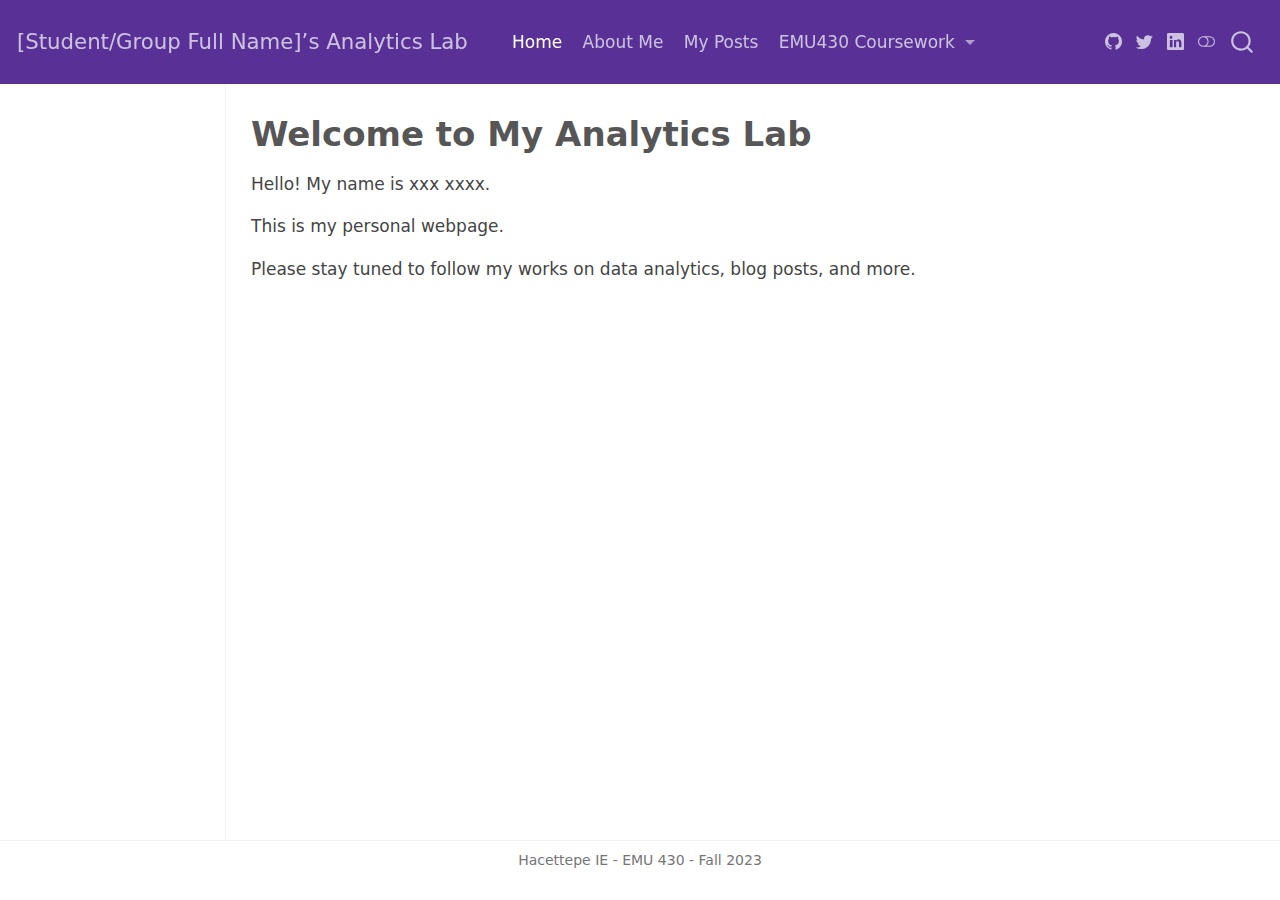
<file: _site/index.html>
<!DOCTYPE html>
<html xmlns="http://www.w3.org/1999/xhtml" lang="en" xml:lang="en"><head>

<meta charset="utf-8">
<meta name="generator" content="quarto-1.3.450">

<meta name="viewport" content="width=device-width, initial-scale=1.0, user-scalable=yes">


<title>[Student/Group Full Name]’s Analytics Lab - Welcome to My Analytics Lab</title>
<style>
code{white-space: pre-wrap;}
span.smallcaps{font-variant: small-caps;}
div.columns{display: flex; gap: min(4vw, 1.5em);}
div.column{flex: auto; overflow-x: auto;}
div.hanging-indent{margin-left: 1.5em; text-indent: -1.5em;}
ul.task-list{list-style: none;}
ul.task-list li input[type="checkbox"] {
  width: 0.8em;
  margin: 0 0.8em 0.2em -1em; /* quarto-specific, see https://github.com/quarto-dev/quarto-cli/issues/4556 */ 
  vertical-align: middle;
}
</style>


<script src="site_libs/quarto-nav/quarto-nav.js"></script>
<script src="site_libs/quarto-nav/headroom.min.js"></script>
<script src="site_libs/clipboard/clipboard.min.js"></script>
<script src="site_libs/quarto-search/autocomplete.umd.js"></script>
<script src="site_libs/quarto-search/fuse.min.js"></script>
<script src="site_libs/quarto-search/quarto-search.js"></script>
<meta name="quarto:offset" content="./">
<script src="site_libs/quarto-html/quarto.js"></script>
<script src="site_libs/quarto-html/popper.min.js"></script>
<script src="site_libs/quarto-html/tippy.umd.min.js"></script>
<script src="site_libs/quarto-html/anchor.min.js"></script>
<link href="site_libs/quarto-html/tippy.css" rel="stylesheet">
<link href="site_libs/quarto-html/quarto-syntax-highlighting.css" rel="stylesheet" class="quarto-color-scheme" id="quarto-text-highlighting-styles">
<link href="site_libs/quarto-html/quarto-syntax-highlighting-dark.css" rel="prefetch" class="quarto-color-scheme quarto-color-alternate" id="quarto-text-highlighting-styles">
<script src="site_libs/bootstrap/bootstrap.min.js"></script>
<link href="site_libs/bootstrap/bootstrap-icons.css" rel="stylesheet">
<link href="site_libs/bootstrap/bootstrap.min.css" rel="stylesheet" class="quarto-color-scheme" id="quarto-bootstrap" data-mode="light">
<link href="site_libs/bootstrap/bootstrap-dark.min.css" rel="prefetch" class="quarto-color-scheme quarto-color-alternate" id="quarto-bootstrap" data-mode="dark">
<script id="quarto-search-options" type="application/json">{
  "location": "navbar",
  "copy-button": false,
  "collapse-after": 3,
  "panel-placement": "end",
  "type": "overlay",
  "limit": 20,
  "language": {
    "search-no-results-text": "No results",
    "search-matching-documents-text": "matching documents",
    "search-copy-link-title": "Copy link to search",
    "search-hide-matches-text": "Hide additional matches",
    "search-more-match-text": "more match in this document",
    "search-more-matches-text": "more matches in this document",
    "search-clear-button-title": "Clear",
    "search-detached-cancel-button-title": "Cancel",
    "search-submit-button-title": "Submit",
    "search-label": "Search"
  }
}</script>


<link rel="stylesheet" href="styles.css">
</head>

<body class="docked nav-fixed">

<div id="quarto-search-results"></div>
  <header id="quarto-header" class="headroom fixed-top">
    <nav class="navbar navbar-expand-lg navbar-dark ">
      <div class="navbar-container container-fluid">
      <div class="navbar-brand-container">
    <a class="navbar-brand" href="./index.html">
    <span class="navbar-title">[Student/Group Full Name]’s Analytics Lab</span>
    </a>
  </div>
            <div id="quarto-search" class="" title="Search"></div>
          <button class="navbar-toggler" type="button" data-bs-toggle="collapse" data-bs-target="#navbarCollapse" aria-controls="navbarCollapse" aria-expanded="false" aria-label="Toggle navigation" onclick="if (window.quartoToggleHeadroom) { window.quartoToggleHeadroom(); }">
  <span class="navbar-toggler-icon"></span>
</button>
          <div class="collapse navbar-collapse" id="navbarCollapse">
            <ul class="navbar-nav navbar-nav-scroll me-auto">
  <li class="nav-item">
    <a class="nav-link active" href="./index.html" rel="" target="" aria-current="page">
 <span class="menu-text">Home</span></a>
  </li>  
  <li class="nav-item">
    <a class="nav-link" href="./about.html" rel="" target="">
 <span class="menu-text">About Me</span></a>
  </li>  
  <li class="nav-item">
    <a class="nav-link" href="./posts.html" rel="" target="">
 <span class="menu-text">My Posts</span></a>
  </li>  
  <li class="nav-item dropdown ">
    <a class="nav-link dropdown-toggle" href="#" id="nav-menu-emu430-coursework" role="button" data-bs-toggle="dropdown" aria-expanded="false" rel="" target="">
 <span class="menu-text">EMU430 Coursework</span>
    </a>
    <ul class="dropdown-menu" aria-labelledby="nav-menu-emu430-coursework">    
        <li>
    <a class="dropdown-item" href="./assignments.html" rel="" target="">
 <span class="dropdown-text">Assignments</span></a>
  </li>  
        <li>
    <a class="dropdown-item" href="./project.html" rel="" target="">
 <span class="dropdown-text">Project</span></a>
  </li>  
    </ul>
  </li>
</ul>
            <div class="quarto-navbar-tools ms-auto tools-wide">
    <a href="https://twitter.com" rel="" title="" class="quarto-navigation-tool px-1" aria-label=""><i class="bi bi-github"></i></a>
    <a href="https://twitter.com" rel="" title="" class="quarto-navigation-tool px-1" aria-label=""><i class="bi bi-twitter"></i></a>
    <a href="https://linkedin.com" rel="" title="" class="quarto-navigation-tool px-1" aria-label=""><i class="bi bi-linkedin"></i></a>
  <a href="" class="quarto-color-scheme-toggle quarto-navigation-tool  px-1" onclick="window.quartoToggleColorScheme(); return false;" title="Toggle dark mode"><i class="bi"></i></a>
</div>
          </div> <!-- /navcollapse -->
      </div> <!-- /container-fluid -->
    </nav>
</header>
<!-- content -->
<div id="quarto-content" class="quarto-container page-columns page-rows-contents page-layout-article page-navbar">
<!-- sidebar -->
  <nav id="quarto-sidebar" class="sidebar collapse collapse-horizontal sidebar-navigation docked overflow-auto">
    
</nav>
<div id="quarto-sidebar-glass" data-bs-toggle="collapse" data-bs-target="#quarto-sidebar,#quarto-sidebar-glass"></div>
<!-- margin-sidebar -->
    <div id="quarto-margin-sidebar" class="sidebar margin-sidebar">
    </div>
<!-- main -->
<main class="content" id="quarto-document-content">

<header id="title-block-header" class="quarto-title-block default">
<div class="quarto-title">
<h1 class="title">Welcome to My Analytics Lab</h1>
</div>



<div class="quarto-title-meta">

    
  
    
  </div>
  

</header>

<p>Hello! My name is xxx xxxx.</p>
<p>This is my personal webpage.</p>
<p>Please stay tuned to follow my works on data analytics, blog posts, and more.</p>



<a onclick="window.scrollTo(0, 0); return false;" role="button" id="quarto-back-to-top"><i class="bi bi-arrow-up"></i> Back to top</a></main> <!-- /main -->
<script id="quarto-html-after-body" type="application/javascript">
window.document.addEventListener("DOMContentLoaded", function (event) {
  const toggleBodyColorMode = (bsSheetEl) => {
    const mode = bsSheetEl.getAttribute("data-mode");
    const bodyEl = window.document.querySelector("body");
    if (mode === "dark") {
      bodyEl.classList.add("quarto-dark");
      bodyEl.classList.remove("quarto-light");
    } else {
      bodyEl.classList.add("quarto-light");
      bodyEl.classList.remove("quarto-dark");
    }
  }
  const toggleBodyColorPrimary = () => {
    const bsSheetEl = window.document.querySelector("link#quarto-bootstrap");
    if (bsSheetEl) {
      toggleBodyColorMode(bsSheetEl);
    }
  }
  toggleBodyColorPrimary();  
  const disableStylesheet = (stylesheets) => {
    for (let i=0; i < stylesheets.length; i++) {
      const stylesheet = stylesheets[i];
      stylesheet.rel = 'prefetch';
    }
  }
  const enableStylesheet = (stylesheets) => {
    for (let i=0; i < stylesheets.length; i++) {
      const stylesheet = stylesheets[i];
      stylesheet.rel = 'stylesheet';
    }
  }
  const manageTransitions = (selector, allowTransitions) => {
    const els = window.document.querySelectorAll(selector);
    for (let i=0; i < els.length; i++) {
      const el = els[i];
      if (allowTransitions) {
        el.classList.remove('notransition');
      } else {
        el.classList.add('notransition');
      }
    }
  }
  const toggleColorMode = (alternate) => {
    // Switch the stylesheets
    const alternateStylesheets = window.document.querySelectorAll('link.quarto-color-scheme.quarto-color-alternate');
    manageTransitions('#quarto-margin-sidebar .nav-link', false);
    if (alternate) {
      enableStylesheet(alternateStylesheets);
      for (const sheetNode of alternateStylesheets) {
        if (sheetNode.id === "quarto-bootstrap") {
          toggleBodyColorMode(sheetNode);
        }
      }
    } else {
      disableStylesheet(alternateStylesheets);
      toggleBodyColorPrimary();
    }
    manageTransitions('#quarto-margin-sidebar .nav-link', true);
    // Switch the toggles
    const toggles = window.document.querySelectorAll('.quarto-color-scheme-toggle');
    for (let i=0; i < toggles.length; i++) {
      const toggle = toggles[i];
      if (toggle) {
        if (alternate) {
          toggle.classList.add("alternate");     
        } else {
          toggle.classList.remove("alternate");
        }
      }
    }
    // Hack to workaround the fact that safari doesn't
    // properly recolor the scrollbar when toggling (#1455)
    if (navigator.userAgent.indexOf('Safari') > 0 && navigator.userAgent.indexOf('Chrome') == -1) {
      manageTransitions("body", false);
      window.scrollTo(0, 1);
      setTimeout(() => {
        window.scrollTo(0, 0);
        manageTransitions("body", true);
      }, 40);  
    }
  }
  const isFileUrl = () => { 
    return window.location.protocol === 'file:';
  }
  const hasAlternateSentinel = () => {  
    let styleSentinel = getColorSchemeSentinel();
    if (styleSentinel !== null) {
      return styleSentinel === "alternate";
    } else {
      return false;
    }
  }
  const setStyleSentinel = (alternate) => {
    const value = alternate ? "alternate" : "default";
    if (!isFileUrl()) {
      window.localStorage.setItem("quarto-color-scheme", value);
    } else {
      localAlternateSentinel = value;
    }
  }
  const getColorSchemeSentinel = () => {
    if (!isFileUrl()) {
      const storageValue = window.localStorage.getItem("quarto-color-scheme");
      return storageValue != null ? storageValue : localAlternateSentinel;
    } else {
      return localAlternateSentinel;
    }
  }
  let localAlternateSentinel = 'default';
  // Dark / light mode switch
  window.quartoToggleColorScheme = () => {
    // Read the current dark / light value 
    let toAlternate = !hasAlternateSentinel();
    toggleColorMode(toAlternate);
    setStyleSentinel(toAlternate);
  };
  // Ensure there is a toggle, if there isn't float one in the top right
  if (window.document.querySelector('.quarto-color-scheme-toggle') === null) {
    const a = window.document.createElement('a');
    a.classList.add('top-right');
    a.classList.add('quarto-color-scheme-toggle');
    a.href = "";
    a.onclick = function() { try { window.quartoToggleColorScheme(); } catch {} return false; };
    const i = window.document.createElement("i");
    i.classList.add('bi');
    a.appendChild(i);
    window.document.body.appendChild(a);
  }
  // Switch to dark mode if need be
  if (hasAlternateSentinel()) {
    toggleColorMode(true);
  } else {
    toggleColorMode(false);
  }
  const icon = "";
  const anchorJS = new window.AnchorJS();
  anchorJS.options = {
    placement: 'right',
    icon: icon
  };
  anchorJS.add('.anchored');
  const isCodeAnnotation = (el) => {
    for (const clz of el.classList) {
      if (clz.startsWith('code-annotation-')) {                     
        return true;
      }
    }
    return false;
  }
  const clipboard = new window.ClipboardJS('.code-copy-button', {
    text: function(trigger) {
      const codeEl = trigger.previousElementSibling.cloneNode(true);
      for (const childEl of codeEl.children) {
        if (isCodeAnnotation(childEl)) {
          childEl.remove();
        }
      }
      return codeEl.innerText;
    }
  });
  clipboard.on('success', function(e) {
    // button target
    const button = e.trigger;
    // don't keep focus
    button.blur();
    // flash "checked"
    button.classList.add('code-copy-button-checked');
    var currentTitle = button.getAttribute("title");
    button.setAttribute("title", "Copied!");
    let tooltip;
    if (window.bootstrap) {
      button.setAttribute("data-bs-toggle", "tooltip");
      button.setAttribute("data-bs-placement", "left");
      button.setAttribute("data-bs-title", "Copied!");
      tooltip = new bootstrap.Tooltip(button, 
        { trigger: "manual", 
          customClass: "code-copy-button-tooltip",
          offset: [0, -8]});
      tooltip.show();    
    }
    setTimeout(function() {
      if (tooltip) {
        tooltip.hide();
        button.removeAttribute("data-bs-title");
        button.removeAttribute("data-bs-toggle");
        button.removeAttribute("data-bs-placement");
      }
      button.setAttribute("title", currentTitle);
      button.classList.remove('code-copy-button-checked');
    }, 1000);
    // clear code selection
    e.clearSelection();
  });
  function tippyHover(el, contentFn) {
    const config = {
      allowHTML: true,
      content: contentFn,
      maxWidth: 500,
      delay: 100,
      arrow: false,
      appendTo: function(el) {
          return el.parentElement;
      },
      interactive: true,
      interactiveBorder: 10,
      theme: 'quarto',
      placement: 'bottom-start'
    };
    window.tippy(el, config); 
  }
  const noterefs = window.document.querySelectorAll('a[role="doc-noteref"]');
  for (var i=0; i<noterefs.length; i++) {
    const ref = noterefs[i];
    tippyHover(ref, function() {
      // use id or data attribute instead here
      let href = ref.getAttribute('data-footnote-href') || ref.getAttribute('href');
      try { href = new URL(href).hash; } catch {}
      const id = href.replace(/^#\/?/, "");
      const note = window.document.getElementById(id);
      return note.innerHTML;
    });
  }
      let selectedAnnoteEl;
      const selectorForAnnotation = ( cell, annotation) => {
        let cellAttr = 'data-code-cell="' + cell + '"';
        let lineAttr = 'data-code-annotation="' +  annotation + '"';
        const selector = 'span[' + cellAttr + '][' + lineAttr + ']';
        return selector;
      }
      const selectCodeLines = (annoteEl) => {
        const doc = window.document;
        const targetCell = annoteEl.getAttribute("data-target-cell");
        const targetAnnotation = annoteEl.getAttribute("data-target-annotation");
        const annoteSpan = window.document.querySelector(selectorForAnnotation(targetCell, targetAnnotation));
        const lines = annoteSpan.getAttribute("data-code-lines").split(",");
        const lineIds = lines.map((line) => {
          return targetCell + "-" + line;
        })
        let top = null;
        let height = null;
        let parent = null;
        if (lineIds.length > 0) {
            //compute the position of the single el (top and bottom and make a div)
            const el = window.document.getElementById(lineIds[0]);
            top = el.offsetTop;
            height = el.offsetHeight;
            parent = el.parentElement.parentElement;
          if (lineIds.length > 1) {
            const lastEl = window.document.getElementById(lineIds[lineIds.length - 1]);
            const bottom = lastEl.offsetTop + lastEl.offsetHeight;
            height = bottom - top;
          }
          if (top !== null && height !== null && parent !== null) {
            // cook up a div (if necessary) and position it 
            let div = window.document.getElementById("code-annotation-line-highlight");
            if (div === null) {
              div = window.document.createElement("div");
              div.setAttribute("id", "code-annotation-line-highlight");
              div.style.position = 'absolute';
              parent.appendChild(div);
            }
            div.style.top = top - 2 + "px";
            div.style.height = height + 4 + "px";
            let gutterDiv = window.document.getElementById("code-annotation-line-highlight-gutter");
            if (gutterDiv === null) {
              gutterDiv = window.document.createElement("div");
              gutterDiv.setAttribute("id", "code-annotation-line-highlight-gutter");
              gutterDiv.style.position = 'absolute';
              const codeCell = window.document.getElementById(targetCell);
              const gutter = codeCell.querySelector('.code-annotation-gutter');
              gutter.appendChild(gutterDiv);
            }
            gutterDiv.style.top = top - 2 + "px";
            gutterDiv.style.height = height + 4 + "px";
          }
          selectedAnnoteEl = annoteEl;
        }
      };
      const unselectCodeLines = () => {
        const elementsIds = ["code-annotation-line-highlight", "code-annotation-line-highlight-gutter"];
        elementsIds.forEach((elId) => {
          const div = window.document.getElementById(elId);
          if (div) {
            div.remove();
          }
        });
        selectedAnnoteEl = undefined;
      };
      // Attach click handler to the DT
      const annoteDls = window.document.querySelectorAll('dt[data-target-cell]');
      for (const annoteDlNode of annoteDls) {
        annoteDlNode.addEventListener('click', (event) => {
          const clickedEl = event.target;
          if (clickedEl !== selectedAnnoteEl) {
            unselectCodeLines();
            const activeEl = window.document.querySelector('dt[data-target-cell].code-annotation-active');
            if (activeEl) {
              activeEl.classList.remove('code-annotation-active');
            }
            selectCodeLines(clickedEl);
            clickedEl.classList.add('code-annotation-active');
          } else {
            // Unselect the line
            unselectCodeLines();
            clickedEl.classList.remove('code-annotation-active');
          }
        });
      }
  const findCites = (el) => {
    const parentEl = el.parentElement;
    if (parentEl) {
      const cites = parentEl.dataset.cites;
      if (cites) {
        return {
          el,
          cites: cites.split(' ')
        };
      } else {
        return findCites(el.parentElement)
      }
    } else {
      return undefined;
    }
  };
  var bibliorefs = window.document.querySelectorAll('a[role="doc-biblioref"]');
  for (var i=0; i<bibliorefs.length; i++) {
    const ref = bibliorefs[i];
    const citeInfo = findCites(ref);
    if (citeInfo) {
      tippyHover(citeInfo.el, function() {
        var popup = window.document.createElement('div');
        citeInfo.cites.forEach(function(cite) {
          var citeDiv = window.document.createElement('div');
          citeDiv.classList.add('hanging-indent');
          citeDiv.classList.add('csl-entry');
          var biblioDiv = window.document.getElementById('ref-' + cite);
          if (biblioDiv) {
            citeDiv.innerHTML = biblioDiv.innerHTML;
          }
          popup.appendChild(citeDiv);
        });
        return popup.innerHTML;
      });
    }
  }
});
</script>
</div> <!-- /content -->
<footer class="footer">
  <div class="nav-footer">
    <div class="nav-footer-left">
      &nbsp;
    </div>   
    <div class="nav-footer-center">Hacettepe IE - EMU 430 - Fall 2023</div>
    <div class="nav-footer-right">
      &nbsp;
    </div>
  </div>
</footer>



</body></html>
</file>
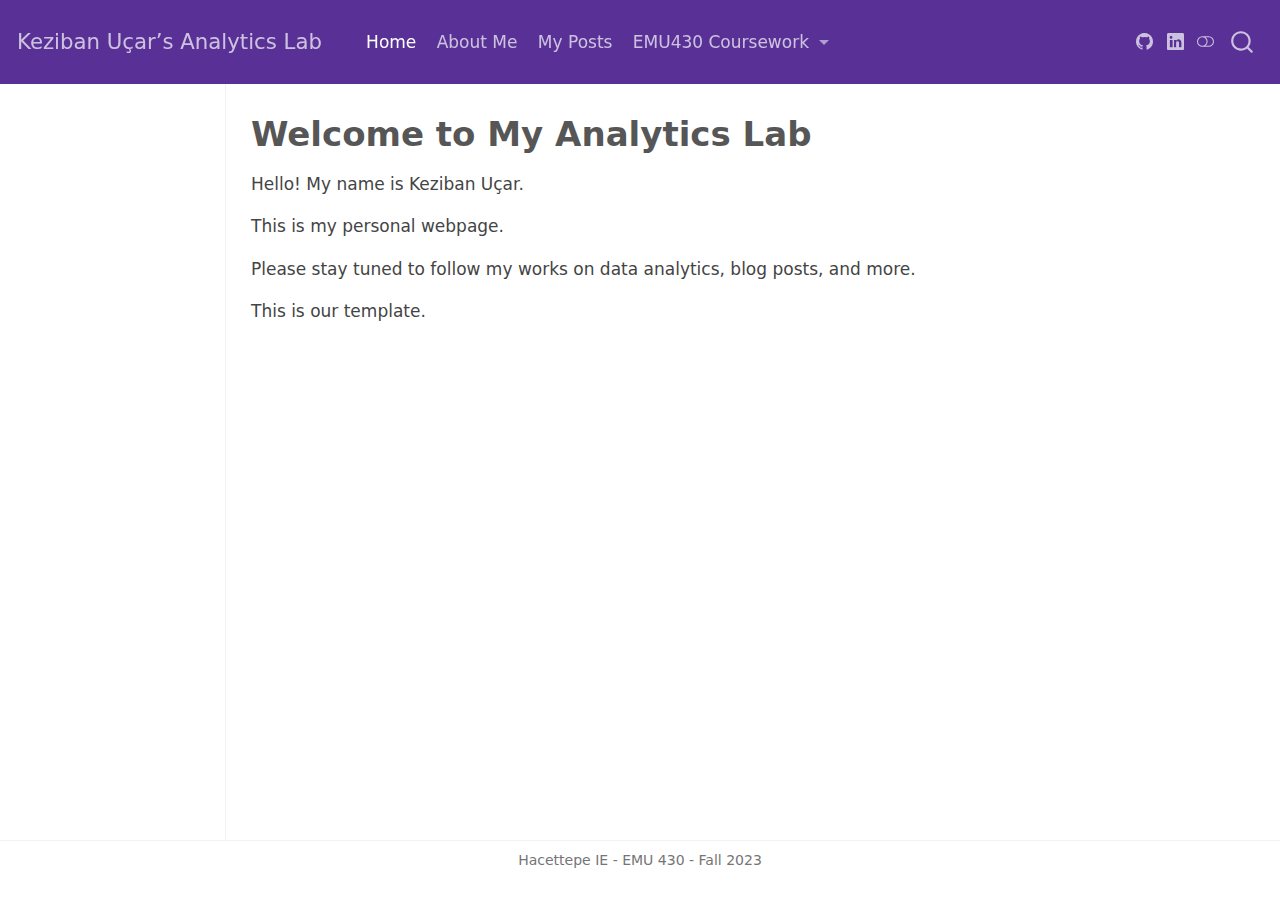
<file: docs/index.html>
<!DOCTYPE html>
<html xmlns="http://www.w3.org/1999/xhtml" lang="en" xml:lang="en"><head>

<meta charset="utf-8">
<meta name="generator" content="quarto-1.3.450">

<meta name="viewport" content="width=device-width, initial-scale=1.0, user-scalable=yes">


<title>Keziban Uçar’s Analytics Lab - Welcome to My Analytics Lab</title>
<style>
code{white-space: pre-wrap;}
span.smallcaps{font-variant: small-caps;}
div.columns{display: flex; gap: min(4vw, 1.5em);}
div.column{flex: auto; overflow-x: auto;}
div.hanging-indent{margin-left: 1.5em; text-indent: -1.5em;}
ul.task-list{list-style: none;}
ul.task-list li input[type="checkbox"] {
  width: 0.8em;
  margin: 0 0.8em 0.2em -1em; /* quarto-specific, see https://github.com/quarto-dev/quarto-cli/issues/4556 */ 
  vertical-align: middle;
}
</style>


<script src="site_libs/quarto-nav/quarto-nav.js"></script>
<script src="site_libs/quarto-nav/headroom.min.js"></script>
<script src="site_libs/clipboard/clipboard.min.js"></script>
<script src="site_libs/quarto-search/autocomplete.umd.js"></script>
<script src="site_libs/quarto-search/fuse.min.js"></script>
<script src="site_libs/quarto-search/quarto-search.js"></script>
<meta name="quarto:offset" content="./">
<script src="site_libs/quarto-html/quarto.js"></script>
<script src="site_libs/quarto-html/popper.min.js"></script>
<script src="site_libs/quarto-html/tippy.umd.min.js"></script>
<script src="site_libs/quarto-html/anchor.min.js"></script>
<link href="site_libs/quarto-html/tippy.css" rel="stylesheet">
<link href="site_libs/quarto-html/quarto-syntax-highlighting.css" rel="stylesheet" class="quarto-color-scheme" id="quarto-text-highlighting-styles">
<link href="site_libs/quarto-html/quarto-syntax-highlighting-dark.css" rel="prefetch" class="quarto-color-scheme quarto-color-alternate" id="quarto-text-highlighting-styles">
<script src="site_libs/bootstrap/bootstrap.min.js"></script>
<link href="site_libs/bootstrap/bootstrap-icons.css" rel="stylesheet">
<link href="site_libs/bootstrap/bootstrap.min.css" rel="stylesheet" class="quarto-color-scheme" id="quarto-bootstrap" data-mode="light">
<link href="site_libs/bootstrap/bootstrap-dark.min.css" rel="prefetch" class="quarto-color-scheme quarto-color-alternate" id="quarto-bootstrap" data-mode="dark">
<script id="quarto-search-options" type="application/json">{
  "location": "navbar",
  "copy-button": false,
  "collapse-after": 3,
  "panel-placement": "end",
  "type": "overlay",
  "limit": 20,
  "language": {
    "search-no-results-text": "No results",
    "search-matching-documents-text": "matching documents",
    "search-copy-link-title": "Copy link to search",
    "search-hide-matches-text": "Hide additional matches",
    "search-more-match-text": "more match in this document",
    "search-more-matches-text": "more matches in this document",
    "search-clear-button-title": "Clear",
    "search-detached-cancel-button-title": "Cancel",
    "search-submit-button-title": "Submit",
    "search-label": "Search"
  }
}</script>


<link rel="stylesheet" href="styles.css">
</head>

<body class="docked nav-fixed">

<div id="quarto-search-results"></div>
  <header id="quarto-header" class="headroom fixed-top">
    <nav class="navbar navbar-expand-lg navbar-dark ">
      <div class="navbar-container container-fluid">
      <div class="navbar-brand-container">
    <a class="navbar-brand" href="./index.html">
    <span class="navbar-title">Keziban Uçar’s Analytics Lab</span>
    </a>
  </div>
            <div id="quarto-search" class="" title="Search"></div>
          <button class="navbar-toggler" type="button" data-bs-toggle="collapse" data-bs-target="#navbarCollapse" aria-controls="navbarCollapse" aria-expanded="false" aria-label="Toggle navigation" onclick="if (window.quartoToggleHeadroom) { window.quartoToggleHeadroom(); }">
  <span class="navbar-toggler-icon"></span>
</button>
          <div class="collapse navbar-collapse" id="navbarCollapse">
            <ul class="navbar-nav navbar-nav-scroll me-auto">
  <li class="nav-item">
    <a class="nav-link active" href="./index.html" rel="" target="" aria-current="page">
 <span class="menu-text">Home</span></a>
  </li>  
  <li class="nav-item">
    <a class="nav-link" href="./about.html" rel="" target="">
 <span class="menu-text">About Me</span></a>
  </li>  
  <li class="nav-item">
    <a class="nav-link" href="./posts.html" rel="" target="">
 <span class="menu-text">My Posts</span></a>
  </li>  
  <li class="nav-item dropdown ">
    <a class="nav-link dropdown-toggle" href="#" id="nav-menu-emu430-coursework" role="button" data-bs-toggle="dropdown" aria-expanded="false" rel="" target="">
 <span class="menu-text">EMU430 Coursework</span>
    </a>
    <ul class="dropdown-menu" aria-labelledby="nav-menu-emu430-coursework">    
        <li>
    <a class="dropdown-item" href="./assignments.html" rel="" target="">
 <span class="dropdown-text">Assignments</span></a>
  </li>  
        <li>
    <a class="dropdown-item" href="./project.html" rel="" target="">
 <span class="dropdown-text">Project</span></a>
  </li>  
    </ul>
  </li>
</ul>
            <div class="quarto-navbar-tools ms-auto tools-wide">
    <a href="https://github.com/kezibanucar" rel="" title="" class="quarto-navigation-tool px-1" aria-label=""><i class="bi bi-github"></i></a>
    <a href="https://www.linkedin.com/in/keziban-u%C3%A7ar-aa849a243/" rel="" title="" class="quarto-navigation-tool px-1" aria-label=""><i class="bi bi-linkedin"></i></a>
  <a href="" class="quarto-color-scheme-toggle quarto-navigation-tool  px-1" onclick="window.quartoToggleColorScheme(); return false;" title="Toggle dark mode"><i class="bi"></i></a>
</div>
          </div> <!-- /navcollapse -->
      </div> <!-- /container-fluid -->
    </nav>
</header>
<!-- content -->
<div id="quarto-content" class="quarto-container page-columns page-rows-contents page-layout-article page-navbar">
<!-- sidebar -->
  <nav id="quarto-sidebar" class="sidebar collapse collapse-horizontal sidebar-navigation docked overflow-auto">
    
</nav>
<div id="quarto-sidebar-glass" data-bs-toggle="collapse" data-bs-target="#quarto-sidebar,#quarto-sidebar-glass"></div>
<!-- margin-sidebar -->
    <div id="quarto-margin-sidebar" class="sidebar margin-sidebar">
    </div>
<!-- main -->
<main class="content" id="quarto-document-content">

<header id="title-block-header" class="quarto-title-block default">
<div class="quarto-title">
<h1 class="title">Welcome to My Analytics Lab</h1>
</div>



<div class="quarto-title-meta">

    
  
    
  </div>
  

</header>

<p>Hello! My name is Keziban Uçar.</p>
<p>This is my personal webpage.</p>
<p>Please stay tuned to follow my works on data analytics, blog posts, and more.</p>
<p>This is our template.</p>



<a onclick="window.scrollTo(0, 0); return false;" role="button" id="quarto-back-to-top"><i class="bi bi-arrow-up"></i> Back to top</a></main> <!-- /main -->
<script id="quarto-html-after-body" type="application/javascript">
window.document.addEventListener("DOMContentLoaded", function (event) {
  const toggleBodyColorMode = (bsSheetEl) => {
    const mode = bsSheetEl.getAttribute("data-mode");
    const bodyEl = window.document.querySelector("body");
    if (mode === "dark") {
      bodyEl.classList.add("quarto-dark");
      bodyEl.classList.remove("quarto-light");
    } else {
      bodyEl.classList.add("quarto-light");
      bodyEl.classList.remove("quarto-dark");
    }
  }
  const toggleBodyColorPrimary = () => {
    const bsSheetEl = window.document.querySelector("link#quarto-bootstrap");
    if (bsSheetEl) {
      toggleBodyColorMode(bsSheetEl);
    }
  }
  toggleBodyColorPrimary();  
  const disableStylesheet = (stylesheets) => {
    for (let i=0; i < stylesheets.length; i++) {
      const stylesheet = stylesheets[i];
      stylesheet.rel = 'prefetch';
    }
  }
  const enableStylesheet = (stylesheets) => {
    for (let i=0; i < stylesheets.length; i++) {
      const stylesheet = stylesheets[i];
      stylesheet.rel = 'stylesheet';
    }
  }
  const manageTransitions = (selector, allowTransitions) => {
    const els = window.document.querySelectorAll(selector);
    for (let i=0; i < els.length; i++) {
      const el = els[i];
      if (allowTransitions) {
        el.classList.remove('notransition');
      } else {
        el.classList.add('notransition');
      }
    }
  }
  const toggleColorMode = (alternate) => {
    // Switch the stylesheets
    const alternateStylesheets = window.document.querySelectorAll('link.quarto-color-scheme.quarto-color-alternate');
    manageTransitions('#quarto-margin-sidebar .nav-link', false);
    if (alternate) {
      enableStylesheet(alternateStylesheets);
      for (const sheetNode of alternateStylesheets) {
        if (sheetNode.id === "quarto-bootstrap") {
          toggleBodyColorMode(sheetNode);
        }
      }
    } else {
      disableStylesheet(alternateStylesheets);
      toggleBodyColorPrimary();
    }
    manageTransitions('#quarto-margin-sidebar .nav-link', true);
    // Switch the toggles
    const toggles = window.document.querySelectorAll('.quarto-color-scheme-toggle');
    for (let i=0; i < toggles.length; i++) {
      const toggle = toggles[i];
      if (toggle) {
        if (alternate) {
          toggle.classList.add("alternate");     
        } else {
          toggle.classList.remove("alternate");
        }
      }
    }
    // Hack to workaround the fact that safari doesn't
    // properly recolor the scrollbar when toggling (#1455)
    if (navigator.userAgent.indexOf('Safari') > 0 && navigator.userAgent.indexOf('Chrome') == -1) {
      manageTransitions("body", false);
      window.scrollTo(0, 1);
      setTimeout(() => {
        window.scrollTo(0, 0);
        manageTransitions("body", true);
      }, 40);  
    }
  }
  const isFileUrl = () => { 
    return window.location.protocol === 'file:';
  }
  const hasAlternateSentinel = () => {  
    let styleSentinel = getColorSchemeSentinel();
    if (styleSentinel !== null) {
      return styleSentinel === "alternate";
    } else {
      return false;
    }
  }
  const setStyleSentinel = (alternate) => {
    const value = alternate ? "alternate" : "default";
    if (!isFileUrl()) {
      window.localStorage.setItem("quarto-color-scheme", value);
    } else {
      localAlternateSentinel = value;
    }
  }
  const getColorSchemeSentinel = () => {
    if (!isFileUrl()) {
      const storageValue = window.localStorage.getItem("quarto-color-scheme");
      return storageValue != null ? storageValue : localAlternateSentinel;
    } else {
      return localAlternateSentinel;
    }
  }
  let localAlternateSentinel = 'default';
  // Dark / light mode switch
  window.quartoToggleColorScheme = () => {
    // Read the current dark / light value 
    let toAlternate = !hasAlternateSentinel();
    toggleColorMode(toAlternate);
    setStyleSentinel(toAlternate);
  };
  // Ensure there is a toggle, if there isn't float one in the top right
  if (window.document.querySelector('.quarto-color-scheme-toggle') === null) {
    const a = window.document.createElement('a');
    a.classList.add('top-right');
    a.classList.add('quarto-color-scheme-toggle');
    a.href = "";
    a.onclick = function() { try { window.quartoToggleColorScheme(); } catch {} return false; };
    const i = window.document.createElement("i");
    i.classList.add('bi');
    a.appendChild(i);
    window.document.body.appendChild(a);
  }
  // Switch to dark mode if need be
  if (hasAlternateSentinel()) {
    toggleColorMode(true);
  } else {
    toggleColorMode(false);
  }
  const icon = "";
  const anchorJS = new window.AnchorJS();
  anchorJS.options = {
    placement: 'right',
    icon: icon
  };
  anchorJS.add('.anchored');
  const isCodeAnnotation = (el) => {
    for (const clz of el.classList) {
      if (clz.startsWith('code-annotation-')) {                     
        return true;
      }
    }
    return false;
  }
  const clipboard = new window.ClipboardJS('.code-copy-button', {
    text: function(trigger) {
      const codeEl = trigger.previousElementSibling.cloneNode(true);
      for (const childEl of codeEl.children) {
        if (isCodeAnnotation(childEl)) {
          childEl.remove();
        }
      }
      return codeEl.innerText;
    }
  });
  clipboard.on('success', function(e) {
    // button target
    const button = e.trigger;
    // don't keep focus
    button.blur();
    // flash "checked"
    button.classList.add('code-copy-button-checked');
    var currentTitle = button.getAttribute("title");
    button.setAttribute("title", "Copied!");
    let tooltip;
    if (window.bootstrap) {
      button.setAttribute("data-bs-toggle", "tooltip");
      button.setAttribute("data-bs-placement", "left");
      button.setAttribute("data-bs-title", "Copied!");
      tooltip = new bootstrap.Tooltip(button, 
        { trigger: "manual", 
          customClass: "code-copy-button-tooltip",
          offset: [0, -8]});
      tooltip.show();    
    }
    setTimeout(function() {
      if (tooltip) {
        tooltip.hide();
        button.removeAttribute("data-bs-title");
        button.removeAttribute("data-bs-toggle");
        button.removeAttribute("data-bs-placement");
      }
      button.setAttribute("title", currentTitle);
      button.classList.remove('code-copy-button-checked');
    }, 1000);
    // clear code selection
    e.clearSelection();
  });
  function tippyHover(el, contentFn) {
    const config = {
      allowHTML: true,
      content: contentFn,
      maxWidth: 500,
      delay: 100,
      arrow: false,
      appendTo: function(el) {
          return el.parentElement;
      },
      interactive: true,
      interactiveBorder: 10,
      theme: 'quarto',
      placement: 'bottom-start'
    };
    window.tippy(el, config); 
  }
  const noterefs = window.document.querySelectorAll('a[role="doc-noteref"]');
  for (var i=0; i<noterefs.length; i++) {
    const ref = noterefs[i];
    tippyHover(ref, function() {
      // use id or data attribute instead here
      let href = ref.getAttribute('data-footnote-href') || ref.getAttribute('href');
      try { href = new URL(href).hash; } catch {}
      const id = href.replace(/^#\/?/, "");
      const note = window.document.getElementById(id);
      return note.innerHTML;
    });
  }
      let selectedAnnoteEl;
      const selectorForAnnotation = ( cell, annotation) => {
        let cellAttr = 'data-code-cell="' + cell + '"';
        let lineAttr = 'data-code-annotation="' +  annotation + '"';
        const selector = 'span[' + cellAttr + '][' + lineAttr + ']';
        return selector;
      }
      const selectCodeLines = (annoteEl) => {
        const doc = window.document;
        const targetCell = annoteEl.getAttribute("data-target-cell");
        const targetAnnotation = annoteEl.getAttribute("data-target-annotation");
        const annoteSpan = window.document.querySelector(selectorForAnnotation(targetCell, targetAnnotation));
        const lines = annoteSpan.getAttribute("data-code-lines").split(",");
        const lineIds = lines.map((line) => {
          return targetCell + "-" + line;
        })
        let top = null;
        let height = null;
        let parent = null;
        if (lineIds.length > 0) {
            //compute the position of the single el (top and bottom and make a div)
            const el = window.document.getElementById(lineIds[0]);
            top = el.offsetTop;
            height = el.offsetHeight;
            parent = el.parentElement.parentElement;
          if (lineIds.length > 1) {
            const lastEl = window.document.getElementById(lineIds[lineIds.length - 1]);
            const bottom = lastEl.offsetTop + lastEl.offsetHeight;
            height = bottom - top;
          }
          if (top !== null && height !== null && parent !== null) {
            // cook up a div (if necessary) and position it 
            let div = window.document.getElementById("code-annotation-line-highlight");
            if (div === null) {
              div = window.document.createElement("div");
              div.setAttribute("id", "code-annotation-line-highlight");
              div.style.position = 'absolute';
              parent.appendChild(div);
            }
            div.style.top = top - 2 + "px";
            div.style.height = height + 4 + "px";
            let gutterDiv = window.document.getElementById("code-annotation-line-highlight-gutter");
            if (gutterDiv === null) {
              gutterDiv = window.document.createElement("div");
              gutterDiv.setAttribute("id", "code-annotation-line-highlight-gutter");
              gutterDiv.style.position = 'absolute';
              const codeCell = window.document.getElementById(targetCell);
              const gutter = codeCell.querySelector('.code-annotation-gutter');
              gutter.appendChild(gutterDiv);
            }
            gutterDiv.style.top = top - 2 + "px";
            gutterDiv.style.height = height + 4 + "px";
          }
          selectedAnnoteEl = annoteEl;
        }
      };
      const unselectCodeLines = () => {
        const elementsIds = ["code-annotation-line-highlight", "code-annotation-line-highlight-gutter"];
        elementsIds.forEach((elId) => {
          const div = window.document.getElementById(elId);
          if (div) {
            div.remove();
          }
        });
        selectedAnnoteEl = undefined;
      };
      // Attach click handler to the DT
      const annoteDls = window.document.querySelectorAll('dt[data-target-cell]');
      for (const annoteDlNode of annoteDls) {
        annoteDlNode.addEventListener('click', (event) => {
          const clickedEl = event.target;
          if (clickedEl !== selectedAnnoteEl) {
            unselectCodeLines();
            const activeEl = window.document.querySelector('dt[data-target-cell].code-annotation-active');
            if (activeEl) {
              activeEl.classList.remove('code-annotation-active');
            }
            selectCodeLines(clickedEl);
            clickedEl.classList.add('code-annotation-active');
          } else {
            // Unselect the line
            unselectCodeLines();
            clickedEl.classList.remove('code-annotation-active');
          }
        });
      }
  const findCites = (el) => {
    const parentEl = el.parentElement;
    if (parentEl) {
      const cites = parentEl.dataset.cites;
      if (cites) {
        return {
          el,
          cites: cites.split(' ')
        };
      } else {
        return findCites(el.parentElement)
      }
    } else {
      return undefined;
    }
  };
  var bibliorefs = window.document.querySelectorAll('a[role="doc-biblioref"]');
  for (var i=0; i<bibliorefs.length; i++) {
    const ref = bibliorefs[i];
    const citeInfo = findCites(ref);
    if (citeInfo) {
      tippyHover(citeInfo.el, function() {
        var popup = window.document.createElement('div');
        citeInfo.cites.forEach(function(cite) {
          var citeDiv = window.document.createElement('div');
          citeDiv.classList.add('hanging-indent');
          citeDiv.classList.add('csl-entry');
          var biblioDiv = window.document.getElementById('ref-' + cite);
          if (biblioDiv) {
            citeDiv.innerHTML = biblioDiv.innerHTML;
          }
          popup.appendChild(citeDiv);
        });
        return popup.innerHTML;
      });
    }
  }
});
</script>
</div> <!-- /content -->
<footer class="footer">
  <div class="nav-footer">
    <div class="nav-footer-left">
      &nbsp;
    </div>   
    <div class="nav-footer-center">Hacettepe IE - EMU 430 - Fall 2023</div>
    <div class="nav-footer-right">
      &nbsp;
    </div>
  </div>
</footer>



</body></html>
</file>
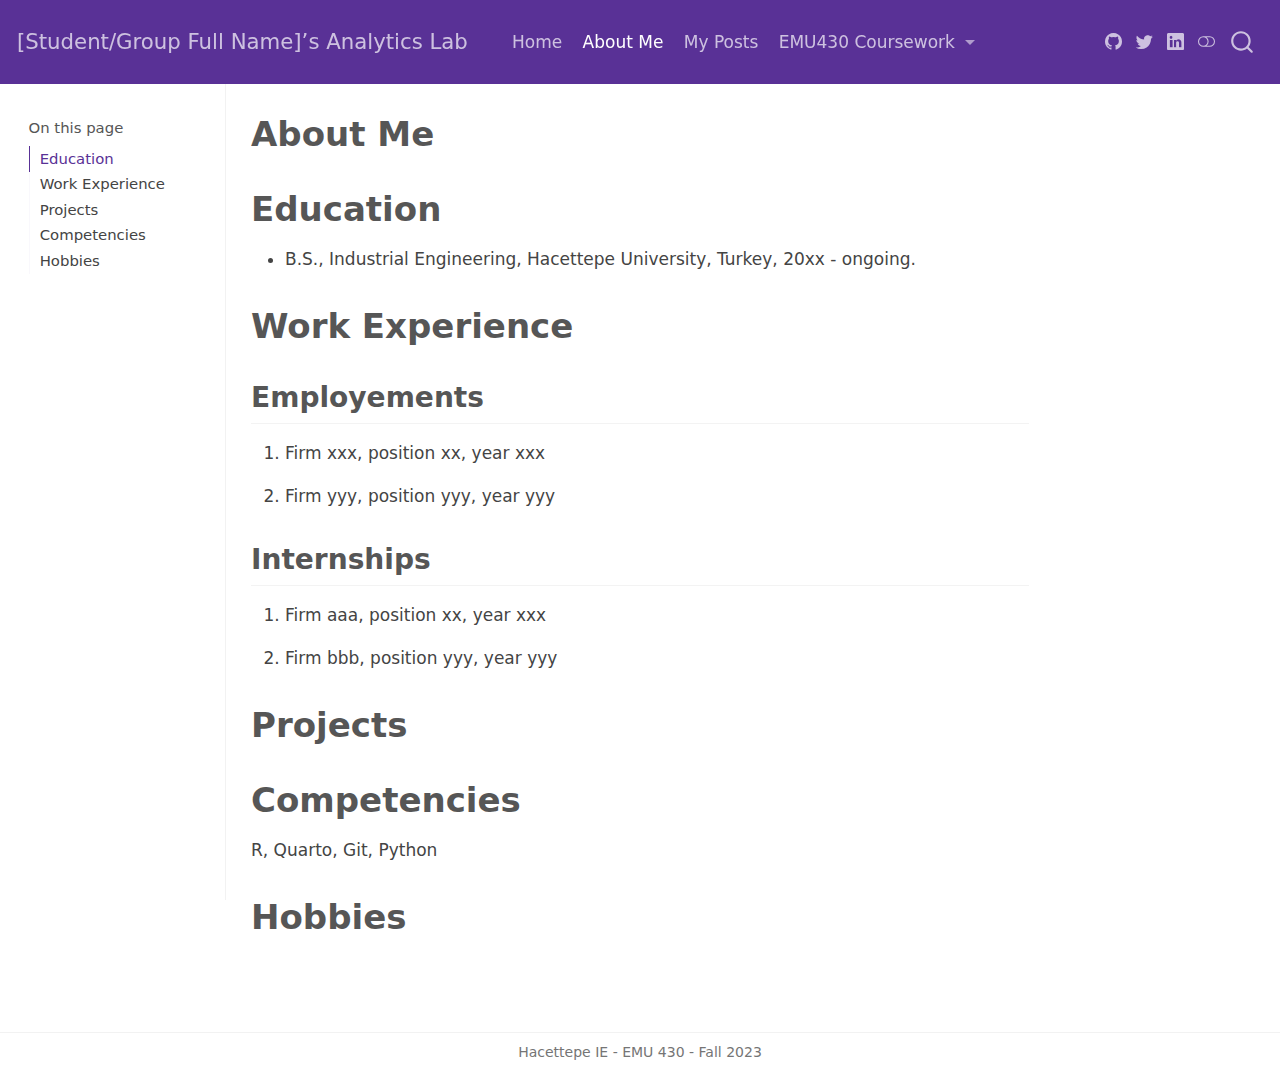
<file: _site/about.html>
<!DOCTYPE html>
<html xmlns="http://www.w3.org/1999/xhtml" lang="en" xml:lang="en"><head>

<meta charset="utf-8">
<meta name="generator" content="quarto-1.3.450">

<meta name="viewport" content="width=device-width, initial-scale=1.0, user-scalable=yes">


<title>[Student/Group Full Name]’s Analytics Lab - About Me</title>
<style>
code{white-space: pre-wrap;}
span.smallcaps{font-variant: small-caps;}
div.columns{display: flex; gap: min(4vw, 1.5em);}
div.column{flex: auto; overflow-x: auto;}
div.hanging-indent{margin-left: 1.5em; text-indent: -1.5em;}
ul.task-list{list-style: none;}
ul.task-list li input[type="checkbox"] {
  width: 0.8em;
  margin: 0 0.8em 0.2em -1em; /* quarto-specific, see https://github.com/quarto-dev/quarto-cli/issues/4556 */ 
  vertical-align: middle;
}
</style>


<script src="site_libs/quarto-nav/quarto-nav.js"></script>
<script src="site_libs/quarto-nav/headroom.min.js"></script>
<script src="site_libs/clipboard/clipboard.min.js"></script>
<script src="site_libs/quarto-search/autocomplete.umd.js"></script>
<script src="site_libs/quarto-search/fuse.min.js"></script>
<script src="site_libs/quarto-search/quarto-search.js"></script>
<meta name="quarto:offset" content="./">
<script src="site_libs/quarto-html/quarto.js"></script>
<script src="site_libs/quarto-html/popper.min.js"></script>
<script src="site_libs/quarto-html/tippy.umd.min.js"></script>
<script src="site_libs/quarto-html/anchor.min.js"></script>
<link href="site_libs/quarto-html/tippy.css" rel="stylesheet">
<link href="site_libs/quarto-html/quarto-syntax-highlighting.css" rel="stylesheet" class="quarto-color-scheme" id="quarto-text-highlighting-styles">
<link href="site_libs/quarto-html/quarto-syntax-highlighting-dark.css" rel="prefetch" class="quarto-color-scheme quarto-color-alternate" id="quarto-text-highlighting-styles">
<script src="site_libs/bootstrap/bootstrap.min.js"></script>
<link href="site_libs/bootstrap/bootstrap-icons.css" rel="stylesheet">
<link href="site_libs/bootstrap/bootstrap.min.css" rel="stylesheet" class="quarto-color-scheme" id="quarto-bootstrap" data-mode="light">
<link href="site_libs/bootstrap/bootstrap-dark.min.css" rel="prefetch" class="quarto-color-scheme quarto-color-alternate" id="quarto-bootstrap" data-mode="dark">
<script id="quarto-search-options" type="application/json">{
  "location": "navbar",
  "copy-button": false,
  "collapse-after": 3,
  "panel-placement": "end",
  "type": "overlay",
  "limit": 20,
  "language": {
    "search-no-results-text": "No results",
    "search-matching-documents-text": "matching documents",
    "search-copy-link-title": "Copy link to search",
    "search-hide-matches-text": "Hide additional matches",
    "search-more-match-text": "more match in this document",
    "search-more-matches-text": "more matches in this document",
    "search-clear-button-title": "Clear",
    "search-detached-cancel-button-title": "Cancel",
    "search-submit-button-title": "Submit",
    "search-label": "Search"
  }
}</script>


<link rel="stylesheet" href="styles.css">
</head>

<body class="docked nav-fixed">

<div id="quarto-search-results"></div>
  <header id="quarto-header" class="headroom fixed-top">
    <nav class="navbar navbar-expand-lg navbar-dark ">
      <div class="navbar-container container-fluid">
      <div class="navbar-brand-container">
    <a class="navbar-brand" href="./index.html">
    <span class="navbar-title">[Student/Group Full Name]’s Analytics Lab</span>
    </a>
  </div>
            <div id="quarto-search" class="" title="Search"></div>
          <button class="navbar-toggler" type="button" data-bs-toggle="collapse" data-bs-target="#navbarCollapse" aria-controls="navbarCollapse" aria-expanded="false" aria-label="Toggle navigation" onclick="if (window.quartoToggleHeadroom) { window.quartoToggleHeadroom(); }">
  <span class="navbar-toggler-icon"></span>
</button>
          <div class="collapse navbar-collapse" id="navbarCollapse">
            <ul class="navbar-nav navbar-nav-scroll me-auto">
  <li class="nav-item">
    <a class="nav-link" href="./index.html" rel="" target="">
 <span class="menu-text">Home</span></a>
  </li>  
  <li class="nav-item">
    <a class="nav-link active" href="./about.html" rel="" target="" aria-current="page">
 <span class="menu-text">About Me</span></a>
  </li>  
  <li class="nav-item">
    <a class="nav-link" href="./posts.html" rel="" target="">
 <span class="menu-text">My Posts</span></a>
  </li>  
  <li class="nav-item dropdown ">
    <a class="nav-link dropdown-toggle" href="#" id="nav-menu-emu430-coursework" role="button" data-bs-toggle="dropdown" aria-expanded="false" rel="" target="">
 <span class="menu-text">EMU430 Coursework</span>
    </a>
    <ul class="dropdown-menu" aria-labelledby="nav-menu-emu430-coursework">    
        <li>
    <a class="dropdown-item" href="./assignments.html" rel="" target="">
 <span class="dropdown-text">Assignments</span></a>
  </li>  
        <li>
    <a class="dropdown-item" href="./project.html" rel="" target="">
 <span class="dropdown-text">Project</span></a>
  </li>  
    </ul>
  </li>
</ul>
            <div class="quarto-navbar-tools ms-auto tools-wide">
    <a href="https://twitter.com" rel="" title="" class="quarto-navigation-tool px-1" aria-label=""><i class="bi bi-github"></i></a>
    <a href="https://twitter.com" rel="" title="" class="quarto-navigation-tool px-1" aria-label=""><i class="bi bi-twitter"></i></a>
    <a href="https://linkedin.com" rel="" title="" class="quarto-navigation-tool px-1" aria-label=""><i class="bi bi-linkedin"></i></a>
  <a href="" class="quarto-color-scheme-toggle quarto-navigation-tool  px-1" onclick="window.quartoToggleColorScheme(); return false;" title="Toggle dark mode"><i class="bi"></i></a>
</div>
          </div> <!-- /navcollapse -->
      </div> <!-- /container-fluid -->
    </nav>
</header>
<!-- content -->
<div id="quarto-content" class="quarto-container page-columns page-rows-contents page-layout-article page-navbar">
<!-- sidebar -->
  <nav id="quarto-sidebar" class="sidebar collapse collapse-horizontal sidebar-navigation docked overflow-auto">
    <nav id="TOC" role="doc-toc" class="toc-active">
    <h2 id="toc-title">On this page</h2>
   
  <ul>
  <li><a href="#education" id="toc-education" class="nav-link active" data-scroll-target="#education">Education</a></li>
  <li><a href="#work-experience" id="toc-work-experience" class="nav-link" data-scroll-target="#work-experience">Work Experience</a>
  <ul class="collapse">
  <li><a href="#employements" id="toc-employements" class="nav-link" data-scroll-target="#employements">Employements</a></li>
  <li><a href="#internships" id="toc-internships" class="nav-link" data-scroll-target="#internships">Internships</a></li>
  </ul></li>
  <li><a href="#projects" id="toc-projects" class="nav-link" data-scroll-target="#projects">Projects</a></li>
  <li><a href="#competencies" id="toc-competencies" class="nav-link" data-scroll-target="#competencies">Competencies</a></li>
  <li><a href="#hobbies" id="toc-hobbies" class="nav-link" data-scroll-target="#hobbies">Hobbies</a></li>
  </ul>
</nav>
</nav>
<div id="quarto-sidebar-glass" data-bs-toggle="collapse" data-bs-target="#quarto-sidebar,#quarto-sidebar-glass"></div>
<!-- margin-sidebar -->
    <div id="quarto-margin-sidebar" class="sidebar margin-sidebar">
    </div>
<!-- main -->
<main class="content" id="quarto-document-content">

<header id="title-block-header" class="quarto-title-block default">
<div class="quarto-title">
<h1 class="title">About Me</h1>
</div>



<div class="quarto-title-meta">

    
  
    
  </div>
  

</header>

<section id="education" class="level1">
<h1>Education</h1>
<ul>
<li>B.S., Industrial Engineering, Hacettepe University, Turkey, 20xx - ongoing.</li>
</ul>
</section>
<section id="work-experience" class="level1">
<h1>Work Experience</h1>
<section id="employements" class="level2">
<h2 class="anchored" data-anchor-id="employements">Employements</h2>
<ol type="1">
<li><p>Firm xxx, position xx, year xxx</p></li>
<li><p>Firm yyy, position yyy, year yyy</p></li>
</ol>
</section>
<section id="internships" class="level2">
<h2 class="anchored" data-anchor-id="internships">Internships</h2>
<ol type="1">
<li><p>Firm aaa, position xx, year xxx</p></li>
<li><p>Firm bbb, position yyy, year yyy</p></li>
</ol>
</section>
</section>
<section id="projects" class="level1">
<h1>Projects</h1>
</section>
<section id="competencies" class="level1">
<h1>Competencies</h1>
<p>R, Quarto, Git, Python</p>
</section>
<section id="hobbies" class="level1">
<h1>Hobbies</h1>


</section>

<a onclick="window.scrollTo(0, 0); return false;" role="button" id="quarto-back-to-top"><i class="bi bi-arrow-up"></i> Back to top</a></main> <!-- /main -->
<script id="quarto-html-after-body" type="application/javascript">
window.document.addEventListener("DOMContentLoaded", function (event) {
  const toggleBodyColorMode = (bsSheetEl) => {
    const mode = bsSheetEl.getAttribute("data-mode");
    const bodyEl = window.document.querySelector("body");
    if (mode === "dark") {
      bodyEl.classList.add("quarto-dark");
      bodyEl.classList.remove("quarto-light");
    } else {
      bodyEl.classList.add("quarto-light");
      bodyEl.classList.remove("quarto-dark");
    }
  }
  const toggleBodyColorPrimary = () => {
    const bsSheetEl = window.document.querySelector("link#quarto-bootstrap");
    if (bsSheetEl) {
      toggleBodyColorMode(bsSheetEl);
    }
  }
  toggleBodyColorPrimary();  
  const disableStylesheet = (stylesheets) => {
    for (let i=0; i < stylesheets.length; i++) {
      const stylesheet = stylesheets[i];
      stylesheet.rel = 'prefetch';
    }
  }
  const enableStylesheet = (stylesheets) => {
    for (let i=0; i < stylesheets.length; i++) {
      const stylesheet = stylesheets[i];
      stylesheet.rel = 'stylesheet';
    }
  }
  const manageTransitions = (selector, allowTransitions) => {
    const els = window.document.querySelectorAll(selector);
    for (let i=0; i < els.length; i++) {
      const el = els[i];
      if (allowTransitions) {
        el.classList.remove('notransition');
      } else {
        el.classList.add('notransition');
      }
    }
  }
  const toggleColorMode = (alternate) => {
    // Switch the stylesheets
    const alternateStylesheets = window.document.querySelectorAll('link.quarto-color-scheme.quarto-color-alternate');
    manageTransitions('#quarto-margin-sidebar .nav-link', false);
    if (alternate) {
      enableStylesheet(alternateStylesheets);
      for (const sheetNode of alternateStylesheets) {
        if (sheetNode.id === "quarto-bootstrap") {
          toggleBodyColorMode(sheetNode);
        }
      }
    } else {
      disableStylesheet(alternateStylesheets);
      toggleBodyColorPrimary();
    }
    manageTransitions('#quarto-margin-sidebar .nav-link', true);
    // Switch the toggles
    const toggles = window.document.querySelectorAll('.quarto-color-scheme-toggle');
    for (let i=0; i < toggles.length; i++) {
      const toggle = toggles[i];
      if (toggle) {
        if (alternate) {
          toggle.classList.add("alternate");     
        } else {
          toggle.classList.remove("alternate");
        }
      }
    }
    // Hack to workaround the fact that safari doesn't
    // properly recolor the scrollbar when toggling (#1455)
    if (navigator.userAgent.indexOf('Safari') > 0 && navigator.userAgent.indexOf('Chrome') == -1) {
      manageTransitions("body", false);
      window.scrollTo(0, 1);
      setTimeout(() => {
        window.scrollTo(0, 0);
        manageTransitions("body", true);
      }, 40);  
    }
  }
  const isFileUrl = () => { 
    return window.location.protocol === 'file:';
  }
  const hasAlternateSentinel = () => {  
    let styleSentinel = getColorSchemeSentinel();
    if (styleSentinel !== null) {
      return styleSentinel === "alternate";
    } else {
      return false;
    }
  }
  const setStyleSentinel = (alternate) => {
    const value = alternate ? "alternate" : "default";
    if (!isFileUrl()) {
      window.localStorage.setItem("quarto-color-scheme", value);
    } else {
      localAlternateSentinel = value;
    }
  }
  const getColorSchemeSentinel = () => {
    if (!isFileUrl()) {
      const storageValue = window.localStorage.getItem("quarto-color-scheme");
      return storageValue != null ? storageValue : localAlternateSentinel;
    } else {
      return localAlternateSentinel;
    }
  }
  let localAlternateSentinel = 'default';
  // Dark / light mode switch
  window.quartoToggleColorScheme = () => {
    // Read the current dark / light value 
    let toAlternate = !hasAlternateSentinel();
    toggleColorMode(toAlternate);
    setStyleSentinel(toAlternate);
  };
  // Ensure there is a toggle, if there isn't float one in the top right
  if (window.document.querySelector('.quarto-color-scheme-toggle') === null) {
    const a = window.document.createElement('a');
    a.classList.add('top-right');
    a.classList.add('quarto-color-scheme-toggle');
    a.href = "";
    a.onclick = function() { try { window.quartoToggleColorScheme(); } catch {} return false; };
    const i = window.document.createElement("i");
    i.classList.add('bi');
    a.appendChild(i);
    window.document.body.appendChild(a);
  }
  // Switch to dark mode if need be
  if (hasAlternateSentinel()) {
    toggleColorMode(true);
  } else {
    toggleColorMode(false);
  }
  const icon = "";
  const anchorJS = new window.AnchorJS();
  anchorJS.options = {
    placement: 'right',
    icon: icon
  };
  anchorJS.add('.anchored');
  const isCodeAnnotation = (el) => {
    for (const clz of el.classList) {
      if (clz.startsWith('code-annotation-')) {                     
        return true;
      }
    }
    return false;
  }
  const clipboard = new window.ClipboardJS('.code-copy-button', {
    text: function(trigger) {
      const codeEl = trigger.previousElementSibling.cloneNode(true);
      for (const childEl of codeEl.children) {
        if (isCodeAnnotation(childEl)) {
          childEl.remove();
        }
      }
      return codeEl.innerText;
    }
  });
  clipboard.on('success', function(e) {
    // button target
    const button = e.trigger;
    // don't keep focus
    button.blur();
    // flash "checked"
    button.classList.add('code-copy-button-checked');
    var currentTitle = button.getAttribute("title");
    button.setAttribute("title", "Copied!");
    let tooltip;
    if (window.bootstrap) {
      button.setAttribute("data-bs-toggle", "tooltip");
      button.setAttribute("data-bs-placement", "left");
      button.setAttribute("data-bs-title", "Copied!");
      tooltip = new bootstrap.Tooltip(button, 
        { trigger: "manual", 
          customClass: "code-copy-button-tooltip",
          offset: [0, -8]});
      tooltip.show();    
    }
    setTimeout(function() {
      if (tooltip) {
        tooltip.hide();
        button.removeAttribute("data-bs-title");
        button.removeAttribute("data-bs-toggle");
        button.removeAttribute("data-bs-placement");
      }
      button.setAttribute("title", currentTitle);
      button.classList.remove('code-copy-button-checked');
    }, 1000);
    // clear code selection
    e.clearSelection();
  });
  function tippyHover(el, contentFn) {
    const config = {
      allowHTML: true,
      content: contentFn,
      maxWidth: 500,
      delay: 100,
      arrow: false,
      appendTo: function(el) {
          return el.parentElement;
      },
      interactive: true,
      interactiveBorder: 10,
      theme: 'quarto',
      placement: 'bottom-start'
    };
    window.tippy(el, config); 
  }
  const noterefs = window.document.querySelectorAll('a[role="doc-noteref"]');
  for (var i=0; i<noterefs.length; i++) {
    const ref = noterefs[i];
    tippyHover(ref, function() {
      // use id or data attribute instead here
      let href = ref.getAttribute('data-footnote-href') || ref.getAttribute('href');
      try { href = new URL(href).hash; } catch {}
      const id = href.replace(/^#\/?/, "");
      const note = window.document.getElementById(id);
      return note.innerHTML;
    });
  }
      let selectedAnnoteEl;
      const selectorForAnnotation = ( cell, annotation) => {
        let cellAttr = 'data-code-cell="' + cell + '"';
        let lineAttr = 'data-code-annotation="' +  annotation + '"';
        const selector = 'span[' + cellAttr + '][' + lineAttr + ']';
        return selector;
      }
      const selectCodeLines = (annoteEl) => {
        const doc = window.document;
        const targetCell = annoteEl.getAttribute("data-target-cell");
        const targetAnnotation = annoteEl.getAttribute("data-target-annotation");
        const annoteSpan = window.document.querySelector(selectorForAnnotation(targetCell, targetAnnotation));
        const lines = annoteSpan.getAttribute("data-code-lines").split(",");
        const lineIds = lines.map((line) => {
          return targetCell + "-" + line;
        })
        let top = null;
        let height = null;
        let parent = null;
        if (lineIds.length > 0) {
            //compute the position of the single el (top and bottom and make a div)
            const el = window.document.getElementById(lineIds[0]);
            top = el.offsetTop;
            height = el.offsetHeight;
            parent = el.parentElement.parentElement;
          if (lineIds.length > 1) {
            const lastEl = window.document.getElementById(lineIds[lineIds.length - 1]);
            const bottom = lastEl.offsetTop + lastEl.offsetHeight;
            height = bottom - top;
          }
          if (top !== null && height !== null && parent !== null) {
            // cook up a div (if necessary) and position it 
            let div = window.document.getElementById("code-annotation-line-highlight");
            if (div === null) {
              div = window.document.createElement("div");
              div.setAttribute("id", "code-annotation-line-highlight");
              div.style.position = 'absolute';
              parent.appendChild(div);
            }
            div.style.top = top - 2 + "px";
            div.style.height = height + 4 + "px";
            let gutterDiv = window.document.getElementById("code-annotation-line-highlight-gutter");
            if (gutterDiv === null) {
              gutterDiv = window.document.createElement("div");
              gutterDiv.setAttribute("id", "code-annotation-line-highlight-gutter");
              gutterDiv.style.position = 'absolute';
              const codeCell = window.document.getElementById(targetCell);
              const gutter = codeCell.querySelector('.code-annotation-gutter');
              gutter.appendChild(gutterDiv);
            }
            gutterDiv.style.top = top - 2 + "px";
            gutterDiv.style.height = height + 4 + "px";
          }
          selectedAnnoteEl = annoteEl;
        }
      };
      const unselectCodeLines = () => {
        const elementsIds = ["code-annotation-line-highlight", "code-annotation-line-highlight-gutter"];
        elementsIds.forEach((elId) => {
          const div = window.document.getElementById(elId);
          if (div) {
            div.remove();
          }
        });
        selectedAnnoteEl = undefined;
      };
      // Attach click handler to the DT
      const annoteDls = window.document.querySelectorAll('dt[data-target-cell]');
      for (const annoteDlNode of annoteDls) {
        annoteDlNode.addEventListener('click', (event) => {
          const clickedEl = event.target;
          if (clickedEl !== selectedAnnoteEl) {
            unselectCodeLines();
            const activeEl = window.document.querySelector('dt[data-target-cell].code-annotation-active');
            if (activeEl) {
              activeEl.classList.remove('code-annotation-active');
            }
            selectCodeLines(clickedEl);
            clickedEl.classList.add('code-annotation-active');
          } else {
            // Unselect the line
            unselectCodeLines();
            clickedEl.classList.remove('code-annotation-active');
          }
        });
      }
  const findCites = (el) => {
    const parentEl = el.parentElement;
    if (parentEl) {
      const cites = parentEl.dataset.cites;
      if (cites) {
        return {
          el,
          cites: cites.split(' ')
        };
      } else {
        return findCites(el.parentElement)
      }
    } else {
      return undefined;
    }
  };
  var bibliorefs = window.document.querySelectorAll('a[role="doc-biblioref"]');
  for (var i=0; i<bibliorefs.length; i++) {
    const ref = bibliorefs[i];
    const citeInfo = findCites(ref);
    if (citeInfo) {
      tippyHover(citeInfo.el, function() {
        var popup = window.document.createElement('div');
        citeInfo.cites.forEach(function(cite) {
          var citeDiv = window.document.createElement('div');
          citeDiv.classList.add('hanging-indent');
          citeDiv.classList.add('csl-entry');
          var biblioDiv = window.document.getElementById('ref-' + cite);
          if (biblioDiv) {
            citeDiv.innerHTML = biblioDiv.innerHTML;
          }
          popup.appendChild(citeDiv);
        });
        return popup.innerHTML;
      });
    }
  }
});
</script>
</div> <!-- /content -->
<footer class="footer">
  <div class="nav-footer">
    <div class="nav-footer-left">
      &nbsp;
    </div>   
    <div class="nav-footer-center">Hacettepe IE - EMU 430 - Fall 2023</div>
    <div class="nav-footer-right">
      &nbsp;
    </div>
  </div>
</footer>



</body></html>
</file>
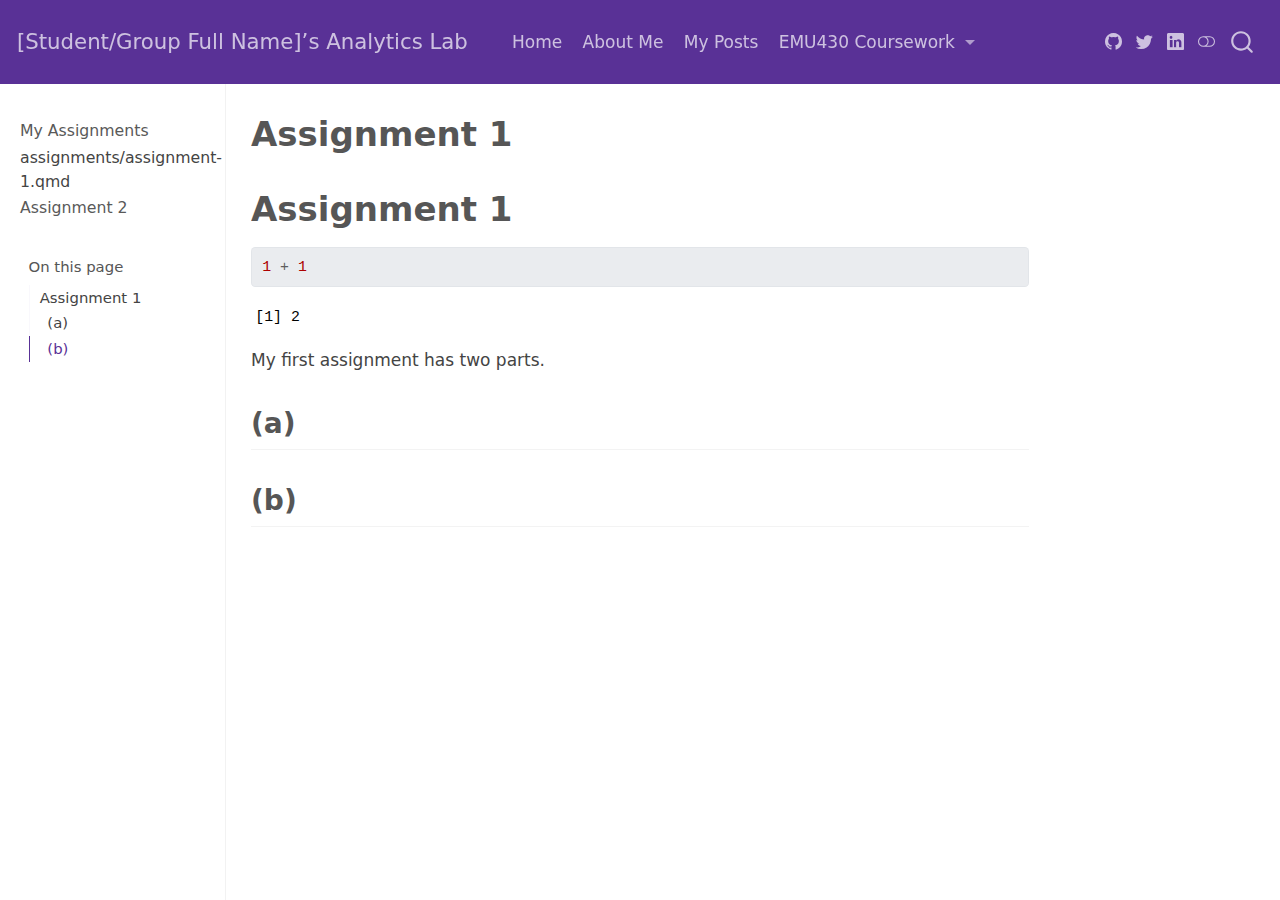
<file: _site/assignment-1.html>
<!DOCTYPE html>
<html xmlns="http://www.w3.org/1999/xhtml" lang="en" xml:lang="en"><head>

<meta charset="utf-8">
<meta name="generator" content="quarto-1.3.450">

<meta name="viewport" content="width=device-width, initial-scale=1.0, user-scalable=yes">


<title>[Student/Group Full Name]’s Analytics Lab - Assignment 1</title>
<style>
code{white-space: pre-wrap;}
span.smallcaps{font-variant: small-caps;}
div.columns{display: flex; gap: min(4vw, 1.5em);}
div.column{flex: auto; overflow-x: auto;}
div.hanging-indent{margin-left: 1.5em; text-indent: -1.5em;}
ul.task-list{list-style: none;}
ul.task-list li input[type="checkbox"] {
  width: 0.8em;
  margin: 0 0.8em 0.2em -1em; /* quarto-specific, see https://github.com/quarto-dev/quarto-cli/issues/4556 */ 
  vertical-align: middle;
}
/* CSS for syntax highlighting */
pre > code.sourceCode { white-space: pre; position: relative; }
pre > code.sourceCode > span { display: inline-block; line-height: 1.25; }
pre > code.sourceCode > span:empty { height: 1.2em; }
.sourceCode { overflow: visible; }
code.sourceCode > span { color: inherit; text-decoration: inherit; }
div.sourceCode { margin: 1em 0; }
pre.sourceCode { margin: 0; }
@media screen {
div.sourceCode { overflow: auto; }
}
@media print {
pre > code.sourceCode { white-space: pre-wrap; }
pre > code.sourceCode > span { text-indent: -5em; padding-left: 5em; }
}
pre.numberSource code
  { counter-reset: source-line 0; }
pre.numberSource code > span
  { position: relative; left: -4em; counter-increment: source-line; }
pre.numberSource code > span > a:first-child::before
  { content: counter(source-line);
    position: relative; left: -1em; text-align: right; vertical-align: baseline;
    border: none; display: inline-block;
    -webkit-touch-callout: none; -webkit-user-select: none;
    -khtml-user-select: none; -moz-user-select: none;
    -ms-user-select: none; user-select: none;
    padding: 0 4px; width: 4em;
  }
pre.numberSource { margin-left: 3em;  padding-left: 4px; }
div.sourceCode
  {   }
@media screen {
pre > code.sourceCode > span > a:first-child::before { text-decoration: underline; }
}
</style>


<script src="site_libs/quarto-nav/quarto-nav.js"></script>
<script src="site_libs/quarto-nav/headroom.min.js"></script>
<script src="site_libs/clipboard/clipboard.min.js"></script>
<script src="site_libs/quarto-search/autocomplete.umd.js"></script>
<script src="site_libs/quarto-search/fuse.min.js"></script>
<script src="site_libs/quarto-search/quarto-search.js"></script>
<meta name="quarto:offset" content="./">
<script src="site_libs/quarto-html/quarto.js"></script>
<script src="site_libs/quarto-html/popper.min.js"></script>
<script src="site_libs/quarto-html/tippy.umd.min.js"></script>
<script src="site_libs/quarto-html/anchor.min.js"></script>
<link href="site_libs/quarto-html/tippy.css" rel="stylesheet">
<link href="site_libs/quarto-html/quarto-syntax-highlighting.css" rel="stylesheet" class="quarto-color-scheme" id="quarto-text-highlighting-styles">
<link href="site_libs/quarto-html/quarto-syntax-highlighting-dark.css" rel="prefetch" class="quarto-color-scheme quarto-color-alternate" id="quarto-text-highlighting-styles">
<script src="site_libs/bootstrap/bootstrap.min.js"></script>
<link href="site_libs/bootstrap/bootstrap-icons.css" rel="stylesheet">
<link href="site_libs/bootstrap/bootstrap.min.css" rel="stylesheet" class="quarto-color-scheme" id="quarto-bootstrap" data-mode="light">
<link href="site_libs/bootstrap/bootstrap-dark.min.css" rel="prefetch" class="quarto-color-scheme quarto-color-alternate" id="quarto-bootstrap" data-mode="dark">
<script id="quarto-search-options" type="application/json">{
  "location": "navbar",
  "copy-button": false,
  "collapse-after": 3,
  "panel-placement": "end",
  "type": "overlay",
  "limit": 20,
  "language": {
    "search-no-results-text": "No results",
    "search-matching-documents-text": "matching documents",
    "search-copy-link-title": "Copy link to search",
    "search-hide-matches-text": "Hide additional matches",
    "search-more-match-text": "more match in this document",
    "search-more-matches-text": "more matches in this document",
    "search-clear-button-title": "Clear",
    "search-detached-cancel-button-title": "Cancel",
    "search-submit-button-title": "Submit",
    "search-label": "Search"
  }
}</script>


<link rel="stylesheet" href="styles.css">
</head>

<body class="nav-sidebar docked nav-fixed">

<div id="quarto-search-results"></div>
  <header id="quarto-header" class="headroom fixed-top">
    <nav class="navbar navbar-expand-lg navbar-dark ">
      <div class="navbar-container container-fluid">
      <div class="navbar-brand-container">
    <a class="navbar-brand" href="./index.html">
    <span class="navbar-title">[Student/Group Full Name]’s Analytics Lab</span>
    </a>
  </div>
            <div id="quarto-search" class="" title="Search"></div>
          <button class="navbar-toggler" type="button" data-bs-toggle="collapse" data-bs-target="#navbarCollapse" aria-controls="navbarCollapse" aria-expanded="false" aria-label="Toggle navigation" onclick="if (window.quartoToggleHeadroom) { window.quartoToggleHeadroom(); }">
  <span class="navbar-toggler-icon"></span>
</button>
          <div class="collapse navbar-collapse" id="navbarCollapse">
            <ul class="navbar-nav navbar-nav-scroll me-auto">
  <li class="nav-item">
    <a class="nav-link" href="./index.html" rel="" target="">
 <span class="menu-text">Home</span></a>
  </li>  
  <li class="nav-item">
    <a class="nav-link" href="./about.html" rel="" target="">
 <span class="menu-text">About Me</span></a>
  </li>  
  <li class="nav-item">
    <a class="nav-link" href="./posts.html" rel="" target="">
 <span class="menu-text">My Posts</span></a>
  </li>  
  <li class="nav-item dropdown ">
    <a class="nav-link dropdown-toggle" href="#" id="nav-menu-emu430-coursework" role="button" data-bs-toggle="dropdown" aria-expanded="false" rel="" target="">
 <span class="menu-text">EMU430 Coursework</span>
    </a>
    <ul class="dropdown-menu" aria-labelledby="nav-menu-emu430-coursework">    
        <li>
    <a class="dropdown-item" href="./assignments.html" rel="" target="">
 <span class="dropdown-text">Assignments</span></a>
  </li>  
        <li>
    <a class="dropdown-item" href="./project.html" rel="" target="">
 <span class="dropdown-text">Project</span></a>
  </li>  
    </ul>
  </li>
</ul>
            <div class="quarto-navbar-tools ms-auto tools-wide">
    <a href="https://twitter.com" rel="" title="" class="quarto-navigation-tool px-1" aria-label=""><i class="bi bi-github"></i></a>
    <a href="https://twitter.com" rel="" title="" class="quarto-navigation-tool px-1" aria-label=""><i class="bi bi-twitter"></i></a>
    <a href="https://linkedin.com" rel="" title="" class="quarto-navigation-tool px-1" aria-label=""><i class="bi bi-linkedin"></i></a>
  <a href="" class="quarto-color-scheme-toggle quarto-navigation-tool  px-1" onclick="window.quartoToggleColorScheme(); return false;" title="Toggle dark mode"><i class="bi"></i></a>
</div>
          </div> <!-- /navcollapse -->
      </div> <!-- /container-fluid -->
    </nav>
  <nav class="quarto-secondary-nav">
    <div class="container-fluid d-flex">
      <button type="button" class="quarto-btn-toggle btn" data-bs-toggle="collapse" data-bs-target="#quarto-sidebar,#quarto-sidebar-glass" aria-controls="quarto-sidebar" aria-expanded="false" aria-label="Toggle sidebar navigation" onclick="if (window.quartoToggleHeadroom) { window.quartoToggleHeadroom(); }">
        <i class="bi bi-layout-text-sidebar-reverse"></i>
      </button>
      <nav class="quarto-page-breadcrumbs" aria-label="breadcrumb"><ol class="breadcrumb"><li class="breadcrumb-item">Assignment 1</li></ol></nav>
      <a class="flex-grow-1" role="button" data-bs-toggle="collapse" data-bs-target="#quarto-sidebar,#quarto-sidebar-glass" aria-controls="quarto-sidebar" aria-expanded="false" aria-label="Toggle sidebar navigation" onclick="if (window.quartoToggleHeadroom) { window.quartoToggleHeadroom(); }">      
      </a>
    </div>
  </nav>
</header>
<!-- content -->
<div id="quarto-content" class="quarto-container page-columns page-rows-contents page-layout-article page-navbar">
<!-- sidebar -->
  <nav id="quarto-sidebar" class="sidebar collapse collapse-horizontal sidebar-navigation docked overflow-auto">
    <div class="sidebar-menu-container"> 
    <ul class="list-unstyled mt-1">
        <li class="sidebar-item">
  <div class="sidebar-item-container"> 
  <a href="./assignments.html" class="sidebar-item-text sidebar-link">
 <span class="menu-text">My Assignments</span></a>
  </div>
</li>
        <li class="sidebar-item">
 <span class="menu-text">assignments/assignment-1.qmd</span>
  </li>
        <li class="sidebar-item">
  <div class="sidebar-item-container"> 
  <a href="./assignments/assignment-2.html" class="sidebar-item-text sidebar-link">
 <span class="menu-text">Assignment 2</span></a>
  </div>
</li>
    </ul>
    </div>
    <nav id="TOC" role="doc-toc" class="toc-active">
    <h2 id="toc-title">On this page</h2>
   
  <ul>
  <li><a href="#assignment-1" id="toc-assignment-1" class="nav-link active" data-scroll-target="#assignment-1">Assignment 1</a>
  <ul class="collapse">
  <li><a href="#a" id="toc-a" class="nav-link" data-scroll-target="#a">(a)</a></li>
  <li><a href="#b" id="toc-b" class="nav-link" data-scroll-target="#b">(b)</a></li>
  </ul></li>
  </ul>
</nav>
</nav>
<div id="quarto-sidebar-glass" data-bs-toggle="collapse" data-bs-target="#quarto-sidebar,#quarto-sidebar-glass"></div>
<!-- margin-sidebar -->
    <div id="quarto-margin-sidebar" class="sidebar margin-sidebar">
    </div>
<!-- main -->
<main class="content" id="quarto-document-content">

<header id="title-block-header" class="quarto-title-block default">
<div class="quarto-title">
<h1 class="title">Assignment 1</h1>
</div>



<div class="quarto-title-meta">

    
  
    
  </div>
  

</header>

<section id="assignment-1" class="level1">
<h1>Assignment 1</h1>
<div class="cell">
<div class="sourceCode cell-code" id="cb1"><pre class="sourceCode r code-with-copy"><code class="sourceCode r"><span id="cb1-1"><a href="#cb1-1" aria-hidden="true" tabindex="-1"></a><span class="dv">1</span> <span class="sc">+</span> <span class="dv">1</span></span></code><button title="Copy to Clipboard" class="code-copy-button"><i class="bi"></i></button></pre></div>
<div class="cell-output cell-output-stdout">
<pre><code>[1] 2</code></pre>
</div>
</div>
<p>My first assignment has two parts.</p>
<section id="a" class="level2">
<h2 class="anchored" data-anchor-id="a">(a)</h2>
</section>
<section id="b" class="level2">
<h2 class="anchored" data-anchor-id="b">(b)</h2>


</section>
</section>

</main> <!-- /main -->
<script id="quarto-html-after-body" type="application/javascript">
window.document.addEventListener("DOMContentLoaded", function (event) {
  const toggleBodyColorMode = (bsSheetEl) => {
    const mode = bsSheetEl.getAttribute("data-mode");
    const bodyEl = window.document.querySelector("body");
    if (mode === "dark") {
      bodyEl.classList.add("quarto-dark");
      bodyEl.classList.remove("quarto-light");
    } else {
      bodyEl.classList.add("quarto-light");
      bodyEl.classList.remove("quarto-dark");
    }
  }
  const toggleBodyColorPrimary = () => {
    const bsSheetEl = window.document.querySelector("link#quarto-bootstrap");
    if (bsSheetEl) {
      toggleBodyColorMode(bsSheetEl);
    }
  }
  toggleBodyColorPrimary();  
  const disableStylesheet = (stylesheets) => {
    for (let i=0; i < stylesheets.length; i++) {
      const stylesheet = stylesheets[i];
      stylesheet.rel = 'prefetch';
    }
  }
  const enableStylesheet = (stylesheets) => {
    for (let i=0; i < stylesheets.length; i++) {
      const stylesheet = stylesheets[i];
      stylesheet.rel = 'stylesheet';
    }
  }
  const manageTransitions = (selector, allowTransitions) => {
    const els = window.document.querySelectorAll(selector);
    for (let i=0; i < els.length; i++) {
      const el = els[i];
      if (allowTransitions) {
        el.classList.remove('notransition');
      } else {
        el.classList.add('notransition');
      }
    }
  }
  const toggleColorMode = (alternate) => {
    // Switch the stylesheets
    const alternateStylesheets = window.document.querySelectorAll('link.quarto-color-scheme.quarto-color-alternate');
    manageTransitions('#quarto-margin-sidebar .nav-link', false);
    if (alternate) {
      enableStylesheet(alternateStylesheets);
      for (const sheetNode of alternateStylesheets) {
        if (sheetNode.id === "quarto-bootstrap") {
          toggleBodyColorMode(sheetNode);
        }
      }
    } else {
      disableStylesheet(alternateStylesheets);
      toggleBodyColorPrimary();
    }
    manageTransitions('#quarto-margin-sidebar .nav-link', true);
    // Switch the toggles
    const toggles = window.document.querySelectorAll('.quarto-color-scheme-toggle');
    for (let i=0; i < toggles.length; i++) {
      const toggle = toggles[i];
      if (toggle) {
        if (alternate) {
          toggle.classList.add("alternate");     
        } else {
          toggle.classList.remove("alternate");
        }
      }
    }
    // Hack to workaround the fact that safari doesn't
    // properly recolor the scrollbar when toggling (#1455)
    if (navigator.userAgent.indexOf('Safari') > 0 && navigator.userAgent.indexOf('Chrome') == -1) {
      manageTransitions("body", false);
      window.scrollTo(0, 1);
      setTimeout(() => {
        window.scrollTo(0, 0);
        manageTransitions("body", true);
      }, 40);  
    }
  }
  const isFileUrl = () => { 
    return window.location.protocol === 'file:';
  }
  const hasAlternateSentinel = () => {  
    let styleSentinel = getColorSchemeSentinel();
    if (styleSentinel !== null) {
      return styleSentinel === "alternate";
    } else {
      return false;
    }
  }
  const setStyleSentinel = (alternate) => {
    const value = alternate ? "alternate" : "default";
    if (!isFileUrl()) {
      window.localStorage.setItem("quarto-color-scheme", value);
    } else {
      localAlternateSentinel = value;
    }
  }
  const getColorSchemeSentinel = () => {
    if (!isFileUrl()) {
      const storageValue = window.localStorage.getItem("quarto-color-scheme");
      return storageValue != null ? storageValue : localAlternateSentinel;
    } else {
      return localAlternateSentinel;
    }
  }
  let localAlternateSentinel = 'default';
  // Dark / light mode switch
  window.quartoToggleColorScheme = () => {
    // Read the current dark / light value 
    let toAlternate = !hasAlternateSentinel();
    toggleColorMode(toAlternate);
    setStyleSentinel(toAlternate);
  };
  // Ensure there is a toggle, if there isn't float one in the top right
  if (window.document.querySelector('.quarto-color-scheme-toggle') === null) {
    const a = window.document.createElement('a');
    a.classList.add('top-right');
    a.classList.add('quarto-color-scheme-toggle');
    a.href = "";
    a.onclick = function() { try { window.quartoToggleColorScheme(); } catch {} return false; };
    const i = window.document.createElement("i");
    i.classList.add('bi');
    a.appendChild(i);
    window.document.body.appendChild(a);
  }
  // Switch to dark mode if need be
  if (hasAlternateSentinel()) {
    toggleColorMode(true);
  } else {
    toggleColorMode(false);
  }
  const icon = "";
  const anchorJS = new window.AnchorJS();
  anchorJS.options = {
    placement: 'right',
    icon: icon
  };
  anchorJS.add('.anchored');
  const isCodeAnnotation = (el) => {
    for (const clz of el.classList) {
      if (clz.startsWith('code-annotation-')) {                     
        return true;
      }
    }
    return false;
  }
  const clipboard = new window.ClipboardJS('.code-copy-button', {
    text: function(trigger) {
      const codeEl = trigger.previousElementSibling.cloneNode(true);
      for (const childEl of codeEl.children) {
        if (isCodeAnnotation(childEl)) {
          childEl.remove();
        }
      }
      return codeEl.innerText;
    }
  });
  clipboard.on('success', function(e) {
    // button target
    const button = e.trigger;
    // don't keep focus
    button.blur();
    // flash "checked"
    button.classList.add('code-copy-button-checked');
    var currentTitle = button.getAttribute("title");
    button.setAttribute("title", "Copied!");
    let tooltip;
    if (window.bootstrap) {
      button.setAttribute("data-bs-toggle", "tooltip");
      button.setAttribute("data-bs-placement", "left");
      button.setAttribute("data-bs-title", "Copied!");
      tooltip = new bootstrap.Tooltip(button, 
        { trigger: "manual", 
          customClass: "code-copy-button-tooltip",
          offset: [0, -8]});
      tooltip.show();    
    }
    setTimeout(function() {
      if (tooltip) {
        tooltip.hide();
        button.removeAttribute("data-bs-title");
        button.removeAttribute("data-bs-toggle");
        button.removeAttribute("data-bs-placement");
      }
      button.setAttribute("title", currentTitle);
      button.classList.remove('code-copy-button-checked');
    }, 1000);
    // clear code selection
    e.clearSelection();
  });
  function tippyHover(el, contentFn) {
    const config = {
      allowHTML: true,
      content: contentFn,
      maxWidth: 500,
      delay: 100,
      arrow: false,
      appendTo: function(el) {
          return el.parentElement;
      },
      interactive: true,
      interactiveBorder: 10,
      theme: 'quarto',
      placement: 'bottom-start'
    };
    window.tippy(el, config); 
  }
  const noterefs = window.document.querySelectorAll('a[role="doc-noteref"]');
  for (var i=0; i<noterefs.length; i++) {
    const ref = noterefs[i];
    tippyHover(ref, function() {
      // use id or data attribute instead here
      let href = ref.getAttribute('data-footnote-href') || ref.getAttribute('href');
      try { href = new URL(href).hash; } catch {}
      const id = href.replace(/^#\/?/, "");
      const note = window.document.getElementById(id);
      return note.innerHTML;
    });
  }
      let selectedAnnoteEl;
      const selectorForAnnotation = ( cell, annotation) => {
        let cellAttr = 'data-code-cell="' + cell + '"';
        let lineAttr = 'data-code-annotation="' +  annotation + '"';
        const selector = 'span[' + cellAttr + '][' + lineAttr + ']';
        return selector;
      }
      const selectCodeLines = (annoteEl) => {
        const doc = window.document;
        const targetCell = annoteEl.getAttribute("data-target-cell");
        const targetAnnotation = annoteEl.getAttribute("data-target-annotation");
        const annoteSpan = window.document.querySelector(selectorForAnnotation(targetCell, targetAnnotation));
        const lines = annoteSpan.getAttribute("data-code-lines").split(",");
        const lineIds = lines.map((line) => {
          return targetCell + "-" + line;
        })
        let top = null;
        let height = null;
        let parent = null;
        if (lineIds.length > 0) {
            //compute the position of the single el (top and bottom and make a div)
            const el = window.document.getElementById(lineIds[0]);
            top = el.offsetTop;
            height = el.offsetHeight;
            parent = el.parentElement.parentElement;
          if (lineIds.length > 1) {
            const lastEl = window.document.getElementById(lineIds[lineIds.length - 1]);
            const bottom = lastEl.offsetTop + lastEl.offsetHeight;
            height = bottom - top;
          }
          if (top !== null && height !== null && parent !== null) {
            // cook up a div (if necessary) and position it 
            let div = window.document.getElementById("code-annotation-line-highlight");
            if (div === null) {
              div = window.document.createElement("div");
              div.setAttribute("id", "code-annotation-line-highlight");
              div.style.position = 'absolute';
              parent.appendChild(div);
            }
            div.style.top = top - 2 + "px";
            div.style.height = height + 4 + "px";
            let gutterDiv = window.document.getElementById("code-annotation-line-highlight-gutter");
            if (gutterDiv === null) {
              gutterDiv = window.document.createElement("div");
              gutterDiv.setAttribute("id", "code-annotation-line-highlight-gutter");
              gutterDiv.style.position = 'absolute';
              const codeCell = window.document.getElementById(targetCell);
              const gutter = codeCell.querySelector('.code-annotation-gutter');
              gutter.appendChild(gutterDiv);
            }
            gutterDiv.style.top = top - 2 + "px";
            gutterDiv.style.height = height + 4 + "px";
          }
          selectedAnnoteEl = annoteEl;
        }
      };
      const unselectCodeLines = () => {
        const elementsIds = ["code-annotation-line-highlight", "code-annotation-line-highlight-gutter"];
        elementsIds.forEach((elId) => {
          const div = window.document.getElementById(elId);
          if (div) {
            div.remove();
          }
        });
        selectedAnnoteEl = undefined;
      };
      // Attach click handler to the DT
      const annoteDls = window.document.querySelectorAll('dt[data-target-cell]');
      for (const annoteDlNode of annoteDls) {
        annoteDlNode.addEventListener('click', (event) => {
          const clickedEl = event.target;
          if (clickedEl !== selectedAnnoteEl) {
            unselectCodeLines();
            const activeEl = window.document.querySelector('dt[data-target-cell].code-annotation-active');
            if (activeEl) {
              activeEl.classList.remove('code-annotation-active');
            }
            selectCodeLines(clickedEl);
            clickedEl.classList.add('code-annotation-active');
          } else {
            // Unselect the line
            unselectCodeLines();
            clickedEl.classList.remove('code-annotation-active');
          }
        });
      }
  const findCites = (el) => {
    const parentEl = el.parentElement;
    if (parentEl) {
      const cites = parentEl.dataset.cites;
      if (cites) {
        return {
          el,
          cites: cites.split(' ')
        };
      } else {
        return findCites(el.parentElement)
      }
    } else {
      return undefined;
    }
  };
  var bibliorefs = window.document.querySelectorAll('a[role="doc-biblioref"]');
  for (var i=0; i<bibliorefs.length; i++) {
    const ref = bibliorefs[i];
    const citeInfo = findCites(ref);
    if (citeInfo) {
      tippyHover(citeInfo.el, function() {
        var popup = window.document.createElement('div');
        citeInfo.cites.forEach(function(cite) {
          var citeDiv = window.document.createElement('div');
          citeDiv.classList.add('hanging-indent');
          citeDiv.classList.add('csl-entry');
          var biblioDiv = window.document.getElementById('ref-' + cite);
          if (biblioDiv) {
            citeDiv.innerHTML = biblioDiv.innerHTML;
          }
          popup.appendChild(citeDiv);
        });
        return popup.innerHTML;
      });
    }
  }
});
</script>
</div> <!-- /content -->



</body></html>
</file>
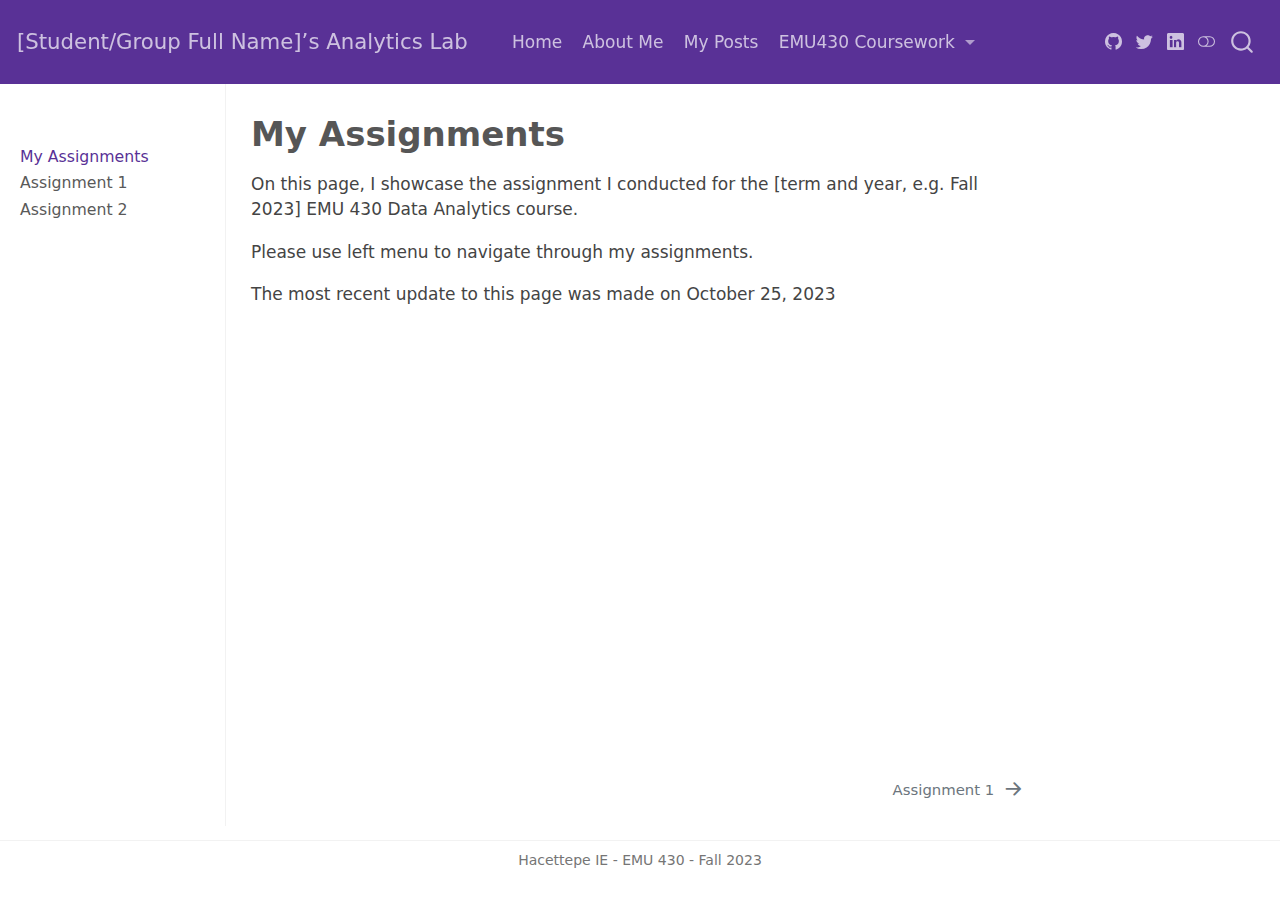
<file: _site/assignments.html>
<!DOCTYPE html>
<html xmlns="http://www.w3.org/1999/xhtml" lang="en" xml:lang="en"><head>

<meta charset="utf-8">
<meta name="generator" content="quarto-1.3.450">

<meta name="viewport" content="width=device-width, initial-scale=1.0, user-scalable=yes">


<title>[Student/Group Full Name]’s Analytics Lab - My Assignments</title>
<style>
code{white-space: pre-wrap;}
span.smallcaps{font-variant: small-caps;}
div.columns{display: flex; gap: min(4vw, 1.5em);}
div.column{flex: auto; overflow-x: auto;}
div.hanging-indent{margin-left: 1.5em; text-indent: -1.5em;}
ul.task-list{list-style: none;}
ul.task-list li input[type="checkbox"] {
  width: 0.8em;
  margin: 0 0.8em 0.2em -1em; /* quarto-specific, see https://github.com/quarto-dev/quarto-cli/issues/4556 */ 
  vertical-align: middle;
}
</style>


<script src="site_libs/quarto-nav/quarto-nav.js"></script>
<script src="site_libs/quarto-nav/headroom.min.js"></script>
<script src="site_libs/clipboard/clipboard.min.js"></script>
<script src="site_libs/quarto-search/autocomplete.umd.js"></script>
<script src="site_libs/quarto-search/fuse.min.js"></script>
<script src="site_libs/quarto-search/quarto-search.js"></script>
<meta name="quarto:offset" content="./">
<link href="./assignments/assignment-1.html" rel="next">
<script src="site_libs/quarto-html/quarto.js"></script>
<script src="site_libs/quarto-html/popper.min.js"></script>
<script src="site_libs/quarto-html/tippy.umd.min.js"></script>
<script src="site_libs/quarto-html/anchor.min.js"></script>
<link href="site_libs/quarto-html/tippy.css" rel="stylesheet">
<link href="site_libs/quarto-html/quarto-syntax-highlighting.css" rel="stylesheet" class="quarto-color-scheme" id="quarto-text-highlighting-styles">
<link href="site_libs/quarto-html/quarto-syntax-highlighting-dark.css" rel="prefetch" class="quarto-color-scheme quarto-color-alternate" id="quarto-text-highlighting-styles">
<script src="site_libs/bootstrap/bootstrap.min.js"></script>
<link href="site_libs/bootstrap/bootstrap-icons.css" rel="stylesheet">
<link href="site_libs/bootstrap/bootstrap.min.css" rel="stylesheet" class="quarto-color-scheme" id="quarto-bootstrap" data-mode="light">
<link href="site_libs/bootstrap/bootstrap-dark.min.css" rel="prefetch" class="quarto-color-scheme quarto-color-alternate" id="quarto-bootstrap" data-mode="dark">
<script id="quarto-search-options" type="application/json">{
  "location": "navbar",
  "copy-button": false,
  "collapse-after": 3,
  "panel-placement": "end",
  "type": "overlay",
  "limit": 20,
  "language": {
    "search-no-results-text": "No results",
    "search-matching-documents-text": "matching documents",
    "search-copy-link-title": "Copy link to search",
    "search-hide-matches-text": "Hide additional matches",
    "search-more-match-text": "more match in this document",
    "search-more-matches-text": "more matches in this document",
    "search-clear-button-title": "Clear",
    "search-detached-cancel-button-title": "Cancel",
    "search-submit-button-title": "Submit",
    "search-label": "Search"
  }
}</script>


<link rel="stylesheet" href="styles.css">
</head>

<body class="nav-sidebar docked nav-fixed">

<div id="quarto-search-results"></div>
  <header id="quarto-header" class="headroom fixed-top">
    <nav class="navbar navbar-expand-lg navbar-dark ">
      <div class="navbar-container container-fluid">
      <div class="navbar-brand-container">
    <a class="navbar-brand" href="./index.html">
    <span class="navbar-title">[Student/Group Full Name]’s Analytics Lab</span>
    </a>
  </div>
            <div id="quarto-search" class="" title="Search"></div>
          <button class="navbar-toggler" type="button" data-bs-toggle="collapse" data-bs-target="#navbarCollapse" aria-controls="navbarCollapse" aria-expanded="false" aria-label="Toggle navigation" onclick="if (window.quartoToggleHeadroom) { window.quartoToggleHeadroom(); }">
  <span class="navbar-toggler-icon"></span>
</button>
          <div class="collapse navbar-collapse" id="navbarCollapse">
            <ul class="navbar-nav navbar-nav-scroll me-auto">
  <li class="nav-item">
    <a class="nav-link" href="./index.html" rel="" target="">
 <span class="menu-text">Home</span></a>
  </li>  
  <li class="nav-item">
    <a class="nav-link" href="./about.html" rel="" target="">
 <span class="menu-text">About Me</span></a>
  </li>  
  <li class="nav-item">
    <a class="nav-link" href="./posts.html" rel="" target="">
 <span class="menu-text">My Posts</span></a>
  </li>  
  <li class="nav-item dropdown ">
    <a class="nav-link dropdown-toggle" href="#" id="nav-menu-emu430-coursework" role="button" data-bs-toggle="dropdown" aria-expanded="false" rel="" target="">
 <span class="menu-text">EMU430 Coursework</span>
    </a>
    <ul class="dropdown-menu" aria-labelledby="nav-menu-emu430-coursework">    
        <li>
    <a class="dropdown-item" href="./assignments.html" rel="" target="">
 <span class="dropdown-text">Assignments</span></a>
  </li>  
        <li>
    <a class="dropdown-item" href="./project.html" rel="" target="">
 <span class="dropdown-text">Project</span></a>
  </li>  
    </ul>
  </li>
</ul>
            <div class="quarto-navbar-tools ms-auto tools-wide">
    <a href="https://twitter.com" rel="" title="" class="quarto-navigation-tool px-1" aria-label=""><i class="bi bi-github"></i></a>
    <a href="https://twitter.com" rel="" title="" class="quarto-navigation-tool px-1" aria-label=""><i class="bi bi-twitter"></i></a>
    <a href="https://linkedin.com" rel="" title="" class="quarto-navigation-tool px-1" aria-label=""><i class="bi bi-linkedin"></i></a>
  <a href="" class="quarto-color-scheme-toggle quarto-navigation-tool  px-1" onclick="window.quartoToggleColorScheme(); return false;" title="Toggle dark mode"><i class="bi"></i></a>
</div>
          </div> <!-- /navcollapse -->
      </div> <!-- /container-fluid -->
    </nav>
  <nav class="quarto-secondary-nav">
    <div class="container-fluid d-flex">
      <button type="button" class="quarto-btn-toggle btn" data-bs-toggle="collapse" data-bs-target="#quarto-sidebar,#quarto-sidebar-glass" aria-controls="quarto-sidebar" aria-expanded="false" aria-label="Toggle sidebar navigation" onclick="if (window.quartoToggleHeadroom) { window.quartoToggleHeadroom(); }">
        <i class="bi bi-layout-text-sidebar-reverse"></i>
      </button>
      <nav class="quarto-page-breadcrumbs" aria-label="breadcrumb"><ol class="breadcrumb"><li class="breadcrumb-item"><a href="./assignments.html">My Assignments</a></li></ol></nav>
      <a class="flex-grow-1" role="button" data-bs-toggle="collapse" data-bs-target="#quarto-sidebar,#quarto-sidebar-glass" aria-controls="quarto-sidebar" aria-expanded="false" aria-label="Toggle sidebar navigation" onclick="if (window.quartoToggleHeadroom) { window.quartoToggleHeadroom(); }">      
      </a>
      <button type="button" class="btn quarto-search-button" aria-label="" onclick="window.quartoOpenSearch();">
        <i class="bi bi-search"></i>
      </button>
    </div>
  </nav>
</header>
<!-- content -->
<div id="quarto-content" class="quarto-container page-columns page-rows-contents page-layout-article page-navbar">
<!-- sidebar -->
  <nav id="quarto-sidebar" class="sidebar collapse collapse-horizontal sidebar-navigation docked overflow-auto">
        <div class="mt-2 flex-shrink-0 align-items-center">
        <div class="sidebar-search">
        <div id="quarto-search" class="" title="Search"></div>
        </div>
        </div>
    <div class="sidebar-menu-container"> 
    <ul class="list-unstyled mt-1">
        <li class="sidebar-item">
  <div class="sidebar-item-container"> 
  <a href="./assignments.html" class="sidebar-item-text sidebar-link active">
 <span class="menu-text">My Assignments</span></a>
  </div>
</li>
        <li class="sidebar-item">
  <div class="sidebar-item-container"> 
  <a href="./assignments/assignment-1.html" class="sidebar-item-text sidebar-link">
 <span class="menu-text">Assignment 1</span></a>
  </div>
</li>
        <li class="sidebar-item">
  <div class="sidebar-item-container"> 
  <a href="./assignments/assignment-2.html" class="sidebar-item-text sidebar-link">
 <span class="menu-text">Assignment 2</span></a>
  </div>
</li>
    </ul>
    </div>
    
</nav>
<div id="quarto-sidebar-glass" data-bs-toggle="collapse" data-bs-target="#quarto-sidebar,#quarto-sidebar-glass"></div>
<!-- margin-sidebar -->
    <div id="quarto-margin-sidebar" class="sidebar margin-sidebar">
    </div>
<!-- main -->
<main class="content" id="quarto-document-content">

<header id="title-block-header" class="quarto-title-block default">
<div class="quarto-title">
<h1 class="title">My Assignments</h1>
</div>



<div class="quarto-title-meta">

    
  
    
  </div>
  

</header>

<p>On this page, I showcase the assignment I conducted for the [term and year, e.g.&nbsp;Fall 2023] EMU 430 Data Analytics course.</p>
<p>Please use left menu to navigate through my assignments.</p>
<p>The most recent update to this page was made on October 25, 2023</p>



<a onclick="window.scrollTo(0, 0); return false;" role="button" id="quarto-back-to-top"><i class="bi bi-arrow-up"></i> Back to top</a></main> <!-- /main -->
<script id="quarto-html-after-body" type="application/javascript">
window.document.addEventListener("DOMContentLoaded", function (event) {
  const toggleBodyColorMode = (bsSheetEl) => {
    const mode = bsSheetEl.getAttribute("data-mode");
    const bodyEl = window.document.querySelector("body");
    if (mode === "dark") {
      bodyEl.classList.add("quarto-dark");
      bodyEl.classList.remove("quarto-light");
    } else {
      bodyEl.classList.add("quarto-light");
      bodyEl.classList.remove("quarto-dark");
    }
  }
  const toggleBodyColorPrimary = () => {
    const bsSheetEl = window.document.querySelector("link#quarto-bootstrap");
    if (bsSheetEl) {
      toggleBodyColorMode(bsSheetEl);
    }
  }
  toggleBodyColorPrimary();  
  const disableStylesheet = (stylesheets) => {
    for (let i=0; i < stylesheets.length; i++) {
      const stylesheet = stylesheets[i];
      stylesheet.rel = 'prefetch';
    }
  }
  const enableStylesheet = (stylesheets) => {
    for (let i=0; i < stylesheets.length; i++) {
      const stylesheet = stylesheets[i];
      stylesheet.rel = 'stylesheet';
    }
  }
  const manageTransitions = (selector, allowTransitions) => {
    const els = window.document.querySelectorAll(selector);
    for (let i=0; i < els.length; i++) {
      const el = els[i];
      if (allowTransitions) {
        el.classList.remove('notransition');
      } else {
        el.classList.add('notransition');
      }
    }
  }
  const toggleColorMode = (alternate) => {
    // Switch the stylesheets
    const alternateStylesheets = window.document.querySelectorAll('link.quarto-color-scheme.quarto-color-alternate');
    manageTransitions('#quarto-margin-sidebar .nav-link', false);
    if (alternate) {
      enableStylesheet(alternateStylesheets);
      for (const sheetNode of alternateStylesheets) {
        if (sheetNode.id === "quarto-bootstrap") {
          toggleBodyColorMode(sheetNode);
        }
      }
    } else {
      disableStylesheet(alternateStylesheets);
      toggleBodyColorPrimary();
    }
    manageTransitions('#quarto-margin-sidebar .nav-link', true);
    // Switch the toggles
    const toggles = window.document.querySelectorAll('.quarto-color-scheme-toggle');
    for (let i=0; i < toggles.length; i++) {
      const toggle = toggles[i];
      if (toggle) {
        if (alternate) {
          toggle.classList.add("alternate");     
        } else {
          toggle.classList.remove("alternate");
        }
      }
    }
    // Hack to workaround the fact that safari doesn't
    // properly recolor the scrollbar when toggling (#1455)
    if (navigator.userAgent.indexOf('Safari') > 0 && navigator.userAgent.indexOf('Chrome') == -1) {
      manageTransitions("body", false);
      window.scrollTo(0, 1);
      setTimeout(() => {
        window.scrollTo(0, 0);
        manageTransitions("body", true);
      }, 40);  
    }
  }
  const isFileUrl = () => { 
    return window.location.protocol === 'file:';
  }
  const hasAlternateSentinel = () => {  
    let styleSentinel = getColorSchemeSentinel();
    if (styleSentinel !== null) {
      return styleSentinel === "alternate";
    } else {
      return false;
    }
  }
  const setStyleSentinel = (alternate) => {
    const value = alternate ? "alternate" : "default";
    if (!isFileUrl()) {
      window.localStorage.setItem("quarto-color-scheme", value);
    } else {
      localAlternateSentinel = value;
    }
  }
  const getColorSchemeSentinel = () => {
    if (!isFileUrl()) {
      const storageValue = window.localStorage.getItem("quarto-color-scheme");
      return storageValue != null ? storageValue : localAlternateSentinel;
    } else {
      return localAlternateSentinel;
    }
  }
  let localAlternateSentinel = 'default';
  // Dark / light mode switch
  window.quartoToggleColorScheme = () => {
    // Read the current dark / light value 
    let toAlternate = !hasAlternateSentinel();
    toggleColorMode(toAlternate);
    setStyleSentinel(toAlternate);
  };
  // Ensure there is a toggle, if there isn't float one in the top right
  if (window.document.querySelector('.quarto-color-scheme-toggle') === null) {
    const a = window.document.createElement('a');
    a.classList.add('top-right');
    a.classList.add('quarto-color-scheme-toggle');
    a.href = "";
    a.onclick = function() { try { window.quartoToggleColorScheme(); } catch {} return false; };
    const i = window.document.createElement("i");
    i.classList.add('bi');
    a.appendChild(i);
    window.document.body.appendChild(a);
  }
  // Switch to dark mode if need be
  if (hasAlternateSentinel()) {
    toggleColorMode(true);
  } else {
    toggleColorMode(false);
  }
  const icon = "";
  const anchorJS = new window.AnchorJS();
  anchorJS.options = {
    placement: 'right',
    icon: icon
  };
  anchorJS.add('.anchored');
  const isCodeAnnotation = (el) => {
    for (const clz of el.classList) {
      if (clz.startsWith('code-annotation-')) {                     
        return true;
      }
    }
    return false;
  }
  const clipboard = new window.ClipboardJS('.code-copy-button', {
    text: function(trigger) {
      const codeEl = trigger.previousElementSibling.cloneNode(true);
      for (const childEl of codeEl.children) {
        if (isCodeAnnotation(childEl)) {
          childEl.remove();
        }
      }
      return codeEl.innerText;
    }
  });
  clipboard.on('success', function(e) {
    // button target
    const button = e.trigger;
    // don't keep focus
    button.blur();
    // flash "checked"
    button.classList.add('code-copy-button-checked');
    var currentTitle = button.getAttribute("title");
    button.setAttribute("title", "Copied!");
    let tooltip;
    if (window.bootstrap) {
      button.setAttribute("data-bs-toggle", "tooltip");
      button.setAttribute("data-bs-placement", "left");
      button.setAttribute("data-bs-title", "Copied!");
      tooltip = new bootstrap.Tooltip(button, 
        { trigger: "manual", 
          customClass: "code-copy-button-tooltip",
          offset: [0, -8]});
      tooltip.show();    
    }
    setTimeout(function() {
      if (tooltip) {
        tooltip.hide();
        button.removeAttribute("data-bs-title");
        button.removeAttribute("data-bs-toggle");
        button.removeAttribute("data-bs-placement");
      }
      button.setAttribute("title", currentTitle);
      button.classList.remove('code-copy-button-checked');
    }, 1000);
    // clear code selection
    e.clearSelection();
  });
  function tippyHover(el, contentFn) {
    const config = {
      allowHTML: true,
      content: contentFn,
      maxWidth: 500,
      delay: 100,
      arrow: false,
      appendTo: function(el) {
          return el.parentElement;
      },
      interactive: true,
      interactiveBorder: 10,
      theme: 'quarto',
      placement: 'bottom-start'
    };
    window.tippy(el, config); 
  }
  const noterefs = window.document.querySelectorAll('a[role="doc-noteref"]');
  for (var i=0; i<noterefs.length; i++) {
    const ref = noterefs[i];
    tippyHover(ref, function() {
      // use id or data attribute instead here
      let href = ref.getAttribute('data-footnote-href') || ref.getAttribute('href');
      try { href = new URL(href).hash; } catch {}
      const id = href.replace(/^#\/?/, "");
      const note = window.document.getElementById(id);
      return note.innerHTML;
    });
  }
      let selectedAnnoteEl;
      const selectorForAnnotation = ( cell, annotation) => {
        let cellAttr = 'data-code-cell="' + cell + '"';
        let lineAttr = 'data-code-annotation="' +  annotation + '"';
        const selector = 'span[' + cellAttr + '][' + lineAttr + ']';
        return selector;
      }
      const selectCodeLines = (annoteEl) => {
        const doc = window.document;
        const targetCell = annoteEl.getAttribute("data-target-cell");
        const targetAnnotation = annoteEl.getAttribute("data-target-annotation");
        const annoteSpan = window.document.querySelector(selectorForAnnotation(targetCell, targetAnnotation));
        const lines = annoteSpan.getAttribute("data-code-lines").split(",");
        const lineIds = lines.map((line) => {
          return targetCell + "-" + line;
        })
        let top = null;
        let height = null;
        let parent = null;
        if (lineIds.length > 0) {
            //compute the position of the single el (top and bottom and make a div)
            const el = window.document.getElementById(lineIds[0]);
            top = el.offsetTop;
            height = el.offsetHeight;
            parent = el.parentElement.parentElement;
          if (lineIds.length > 1) {
            const lastEl = window.document.getElementById(lineIds[lineIds.length - 1]);
            const bottom = lastEl.offsetTop + lastEl.offsetHeight;
            height = bottom - top;
          }
          if (top !== null && height !== null && parent !== null) {
            // cook up a div (if necessary) and position it 
            let div = window.document.getElementById("code-annotation-line-highlight");
            if (div === null) {
              div = window.document.createElement("div");
              div.setAttribute("id", "code-annotation-line-highlight");
              div.style.position = 'absolute';
              parent.appendChild(div);
            }
            div.style.top = top - 2 + "px";
            div.style.height = height + 4 + "px";
            let gutterDiv = window.document.getElementById("code-annotation-line-highlight-gutter");
            if (gutterDiv === null) {
              gutterDiv = window.document.createElement("div");
              gutterDiv.setAttribute("id", "code-annotation-line-highlight-gutter");
              gutterDiv.style.position = 'absolute';
              const codeCell = window.document.getElementById(targetCell);
              const gutter = codeCell.querySelector('.code-annotation-gutter');
              gutter.appendChild(gutterDiv);
            }
            gutterDiv.style.top = top - 2 + "px";
            gutterDiv.style.height = height + 4 + "px";
          }
          selectedAnnoteEl = annoteEl;
        }
      };
      const unselectCodeLines = () => {
        const elementsIds = ["code-annotation-line-highlight", "code-annotation-line-highlight-gutter"];
        elementsIds.forEach((elId) => {
          const div = window.document.getElementById(elId);
          if (div) {
            div.remove();
          }
        });
        selectedAnnoteEl = undefined;
      };
      // Attach click handler to the DT
      const annoteDls = window.document.querySelectorAll('dt[data-target-cell]');
      for (const annoteDlNode of annoteDls) {
        annoteDlNode.addEventListener('click', (event) => {
          const clickedEl = event.target;
          if (clickedEl !== selectedAnnoteEl) {
            unselectCodeLines();
            const activeEl = window.document.querySelector('dt[data-target-cell].code-annotation-active');
            if (activeEl) {
              activeEl.classList.remove('code-annotation-active');
            }
            selectCodeLines(clickedEl);
            clickedEl.classList.add('code-annotation-active');
          } else {
            // Unselect the line
            unselectCodeLines();
            clickedEl.classList.remove('code-annotation-active');
          }
        });
      }
  const findCites = (el) => {
    const parentEl = el.parentElement;
    if (parentEl) {
      const cites = parentEl.dataset.cites;
      if (cites) {
        return {
          el,
          cites: cites.split(' ')
        };
      } else {
        return findCites(el.parentElement)
      }
    } else {
      return undefined;
    }
  };
  var bibliorefs = window.document.querySelectorAll('a[role="doc-biblioref"]');
  for (var i=0; i<bibliorefs.length; i++) {
    const ref = bibliorefs[i];
    const citeInfo = findCites(ref);
    if (citeInfo) {
      tippyHover(citeInfo.el, function() {
        var popup = window.document.createElement('div');
        citeInfo.cites.forEach(function(cite) {
          var citeDiv = window.document.createElement('div');
          citeDiv.classList.add('hanging-indent');
          citeDiv.classList.add('csl-entry');
          var biblioDiv = window.document.getElementById('ref-' + cite);
          if (biblioDiv) {
            citeDiv.innerHTML = biblioDiv.innerHTML;
          }
          popup.appendChild(citeDiv);
        });
        return popup.innerHTML;
      });
    }
  }
});
</script>
<nav class="page-navigation">
  <div class="nav-page nav-page-previous">
  </div>
  <div class="nav-page nav-page-next">
      <a href="./assignments/assignment-1.html" class="pagination-link">
        <span class="nav-page-text">Assignment 1</span> <i class="bi bi-arrow-right-short"></i>
      </a>
  </div>
</nav>
</div> <!-- /content -->
<footer class="footer">
  <div class="nav-footer">
    <div class="nav-footer-left">
      &nbsp;
    </div>   
    <div class="nav-footer-center">Hacettepe IE - EMU 430 - Fall 2023</div>
    <div class="nav-footer-right">
      &nbsp;
    </div>
  </div>
</footer>



</body></html>
</file>
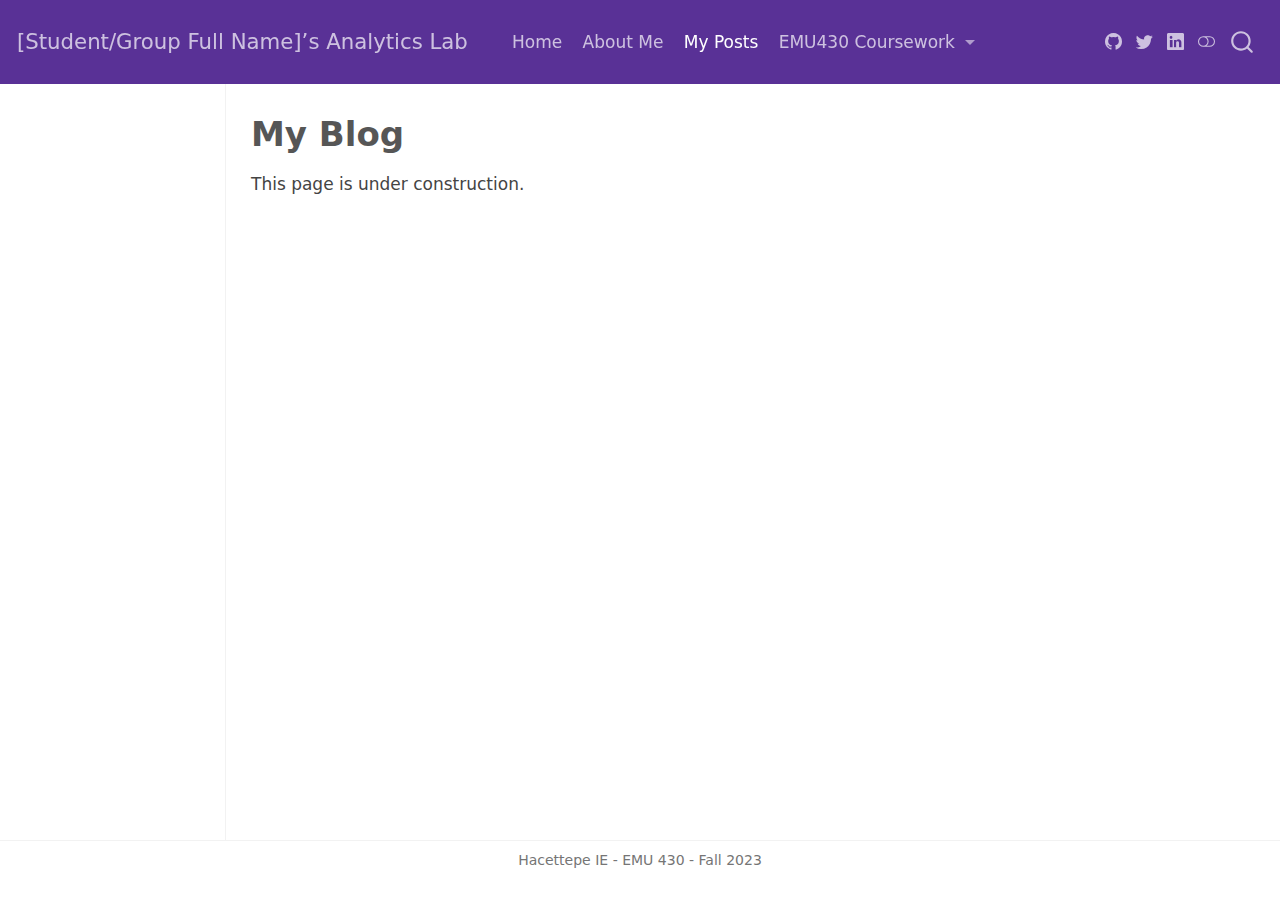
<file: _site/posts.html>
<!DOCTYPE html>
<html xmlns="http://www.w3.org/1999/xhtml" lang="en" xml:lang="en"><head>

<meta charset="utf-8">
<meta name="generator" content="quarto-1.3.450">

<meta name="viewport" content="width=device-width, initial-scale=1.0, user-scalable=yes">


<title>[Student/Group Full Name]’s Analytics Lab - My Blog</title>
<style>
code{white-space: pre-wrap;}
span.smallcaps{font-variant: small-caps;}
div.columns{display: flex; gap: min(4vw, 1.5em);}
div.column{flex: auto; overflow-x: auto;}
div.hanging-indent{margin-left: 1.5em; text-indent: -1.5em;}
ul.task-list{list-style: none;}
ul.task-list li input[type="checkbox"] {
  width: 0.8em;
  margin: 0 0.8em 0.2em -1em; /* quarto-specific, see https://github.com/quarto-dev/quarto-cli/issues/4556 */ 
  vertical-align: middle;
}
</style>


<script src="site_libs/quarto-nav/quarto-nav.js"></script>
<script src="site_libs/quarto-nav/headroom.min.js"></script>
<script src="site_libs/clipboard/clipboard.min.js"></script>
<script src="site_libs/quarto-search/autocomplete.umd.js"></script>
<script src="site_libs/quarto-search/fuse.min.js"></script>
<script src="site_libs/quarto-search/quarto-search.js"></script>
<meta name="quarto:offset" content="./">
<script src="site_libs/quarto-html/quarto.js"></script>
<script src="site_libs/quarto-html/popper.min.js"></script>
<script src="site_libs/quarto-html/tippy.umd.min.js"></script>
<script src="site_libs/quarto-html/anchor.min.js"></script>
<link href="site_libs/quarto-html/tippy.css" rel="stylesheet">
<link href="site_libs/quarto-html/quarto-syntax-highlighting.css" rel="stylesheet" class="quarto-color-scheme" id="quarto-text-highlighting-styles">
<link href="site_libs/quarto-html/quarto-syntax-highlighting-dark.css" rel="prefetch" class="quarto-color-scheme quarto-color-alternate" id="quarto-text-highlighting-styles">
<script src="site_libs/bootstrap/bootstrap.min.js"></script>
<link href="site_libs/bootstrap/bootstrap-icons.css" rel="stylesheet">
<link href="site_libs/bootstrap/bootstrap.min.css" rel="stylesheet" class="quarto-color-scheme" id="quarto-bootstrap" data-mode="light">
<link href="site_libs/bootstrap/bootstrap-dark.min.css" rel="prefetch" class="quarto-color-scheme quarto-color-alternate" id="quarto-bootstrap" data-mode="dark">
<script id="quarto-search-options" type="application/json">{
  "location": "navbar",
  "copy-button": false,
  "collapse-after": 3,
  "panel-placement": "end",
  "type": "overlay",
  "limit": 20,
  "language": {
    "search-no-results-text": "No results",
    "search-matching-documents-text": "matching documents",
    "search-copy-link-title": "Copy link to search",
    "search-hide-matches-text": "Hide additional matches",
    "search-more-match-text": "more match in this document",
    "search-more-matches-text": "more matches in this document",
    "search-clear-button-title": "Clear",
    "search-detached-cancel-button-title": "Cancel",
    "search-submit-button-title": "Submit",
    "search-label": "Search"
  }
}</script>


<link rel="stylesheet" href="styles.css">
</head>

<body class="docked nav-fixed">

<div id="quarto-search-results"></div>
  <header id="quarto-header" class="headroom fixed-top">
    <nav class="navbar navbar-expand-lg navbar-dark ">
      <div class="navbar-container container-fluid">
      <div class="navbar-brand-container">
    <a class="navbar-brand" href="./index.html">
    <span class="navbar-title">[Student/Group Full Name]’s Analytics Lab</span>
    </a>
  </div>
            <div id="quarto-search" class="" title="Search"></div>
          <button class="navbar-toggler" type="button" data-bs-toggle="collapse" data-bs-target="#navbarCollapse" aria-controls="navbarCollapse" aria-expanded="false" aria-label="Toggle navigation" onclick="if (window.quartoToggleHeadroom) { window.quartoToggleHeadroom(); }">
  <span class="navbar-toggler-icon"></span>
</button>
          <div class="collapse navbar-collapse" id="navbarCollapse">
            <ul class="navbar-nav navbar-nav-scroll me-auto">
  <li class="nav-item">
    <a class="nav-link" href="./index.html" rel="" target="">
 <span class="menu-text">Home</span></a>
  </li>  
  <li class="nav-item">
    <a class="nav-link" href="./about.html" rel="" target="">
 <span class="menu-text">About Me</span></a>
  </li>  
  <li class="nav-item">
    <a class="nav-link active" href="./posts.html" rel="" target="" aria-current="page">
 <span class="menu-text">My Posts</span></a>
  </li>  
  <li class="nav-item dropdown ">
    <a class="nav-link dropdown-toggle" href="#" id="nav-menu-emu430-coursework" role="button" data-bs-toggle="dropdown" aria-expanded="false" rel="" target="">
 <span class="menu-text">EMU430 Coursework</span>
    </a>
    <ul class="dropdown-menu" aria-labelledby="nav-menu-emu430-coursework">    
        <li>
    <a class="dropdown-item" href="./assignments.html" rel="" target="">
 <span class="dropdown-text">Assignments</span></a>
  </li>  
        <li>
    <a class="dropdown-item" href="./project.html" rel="" target="">
 <span class="dropdown-text">Project</span></a>
  </li>  
    </ul>
  </li>
</ul>
            <div class="quarto-navbar-tools ms-auto tools-wide">
    <a href="https://twitter.com" rel="" title="" class="quarto-navigation-tool px-1" aria-label=""><i class="bi bi-github"></i></a>
    <a href="https://twitter.com" rel="" title="" class="quarto-navigation-tool px-1" aria-label=""><i class="bi bi-twitter"></i></a>
    <a href="https://linkedin.com" rel="" title="" class="quarto-navigation-tool px-1" aria-label=""><i class="bi bi-linkedin"></i></a>
  <a href="" class="quarto-color-scheme-toggle quarto-navigation-tool  px-1" onclick="window.quartoToggleColorScheme(); return false;" title="Toggle dark mode"><i class="bi"></i></a>
</div>
          </div> <!-- /navcollapse -->
      </div> <!-- /container-fluid -->
    </nav>
</header>
<!-- content -->
<div id="quarto-content" class="quarto-container page-columns page-rows-contents page-layout-article page-navbar">
<!-- sidebar -->
  <nav id="quarto-sidebar" class="sidebar collapse collapse-horizontal sidebar-navigation docked overflow-auto">
    
</nav>
<div id="quarto-sidebar-glass" data-bs-toggle="collapse" data-bs-target="#quarto-sidebar,#quarto-sidebar-glass"></div>
<!-- margin-sidebar -->
    <div id="quarto-margin-sidebar" class="sidebar margin-sidebar">
    </div>
<!-- main -->
<main class="content" id="quarto-document-content">

<header id="title-block-header" class="quarto-title-block default">
<div class="quarto-title">
<h1 class="title">My Blog</h1>
</div>



<div class="quarto-title-meta">

    
  
    
  </div>
  

</header>

<p>This page is under construction.</p>



<a onclick="window.scrollTo(0, 0); return false;" role="button" id="quarto-back-to-top"><i class="bi bi-arrow-up"></i> Back to top</a></main> <!-- /main -->
<script id="quarto-html-after-body" type="application/javascript">
window.document.addEventListener("DOMContentLoaded", function (event) {
  const toggleBodyColorMode = (bsSheetEl) => {
    const mode = bsSheetEl.getAttribute("data-mode");
    const bodyEl = window.document.querySelector("body");
    if (mode === "dark") {
      bodyEl.classList.add("quarto-dark");
      bodyEl.classList.remove("quarto-light");
    } else {
      bodyEl.classList.add("quarto-light");
      bodyEl.classList.remove("quarto-dark");
    }
  }
  const toggleBodyColorPrimary = () => {
    const bsSheetEl = window.document.querySelector("link#quarto-bootstrap");
    if (bsSheetEl) {
      toggleBodyColorMode(bsSheetEl);
    }
  }
  toggleBodyColorPrimary();  
  const disableStylesheet = (stylesheets) => {
    for (let i=0; i < stylesheets.length; i++) {
      const stylesheet = stylesheets[i];
      stylesheet.rel = 'prefetch';
    }
  }
  const enableStylesheet = (stylesheets) => {
    for (let i=0; i < stylesheets.length; i++) {
      const stylesheet = stylesheets[i];
      stylesheet.rel = 'stylesheet';
    }
  }
  const manageTransitions = (selector, allowTransitions) => {
    const els = window.document.querySelectorAll(selector);
    for (let i=0; i < els.length; i++) {
      const el = els[i];
      if (allowTransitions) {
        el.classList.remove('notransition');
      } else {
        el.classList.add('notransition');
      }
    }
  }
  const toggleColorMode = (alternate) => {
    // Switch the stylesheets
    const alternateStylesheets = window.document.querySelectorAll('link.quarto-color-scheme.quarto-color-alternate');
    manageTransitions('#quarto-margin-sidebar .nav-link', false);
    if (alternate) {
      enableStylesheet(alternateStylesheets);
      for (const sheetNode of alternateStylesheets) {
        if (sheetNode.id === "quarto-bootstrap") {
          toggleBodyColorMode(sheetNode);
        }
      }
    } else {
      disableStylesheet(alternateStylesheets);
      toggleBodyColorPrimary();
    }
    manageTransitions('#quarto-margin-sidebar .nav-link', true);
    // Switch the toggles
    const toggles = window.document.querySelectorAll('.quarto-color-scheme-toggle');
    for (let i=0; i < toggles.length; i++) {
      const toggle = toggles[i];
      if (toggle) {
        if (alternate) {
          toggle.classList.add("alternate");     
        } else {
          toggle.classList.remove("alternate");
        }
      }
    }
    // Hack to workaround the fact that safari doesn't
    // properly recolor the scrollbar when toggling (#1455)
    if (navigator.userAgent.indexOf('Safari') > 0 && navigator.userAgent.indexOf('Chrome') == -1) {
      manageTransitions("body", false);
      window.scrollTo(0, 1);
      setTimeout(() => {
        window.scrollTo(0, 0);
        manageTransitions("body", true);
      }, 40);  
    }
  }
  const isFileUrl = () => { 
    return window.location.protocol === 'file:';
  }
  const hasAlternateSentinel = () => {  
    let styleSentinel = getColorSchemeSentinel();
    if (styleSentinel !== null) {
      return styleSentinel === "alternate";
    } else {
      return false;
    }
  }
  const setStyleSentinel = (alternate) => {
    const value = alternate ? "alternate" : "default";
    if (!isFileUrl()) {
      window.localStorage.setItem("quarto-color-scheme", value);
    } else {
      localAlternateSentinel = value;
    }
  }
  const getColorSchemeSentinel = () => {
    if (!isFileUrl()) {
      const storageValue = window.localStorage.getItem("quarto-color-scheme");
      return storageValue != null ? storageValue : localAlternateSentinel;
    } else {
      return localAlternateSentinel;
    }
  }
  let localAlternateSentinel = 'default';
  // Dark / light mode switch
  window.quartoToggleColorScheme = () => {
    // Read the current dark / light value 
    let toAlternate = !hasAlternateSentinel();
    toggleColorMode(toAlternate);
    setStyleSentinel(toAlternate);
  };
  // Ensure there is a toggle, if there isn't float one in the top right
  if (window.document.querySelector('.quarto-color-scheme-toggle') === null) {
    const a = window.document.createElement('a');
    a.classList.add('top-right');
    a.classList.add('quarto-color-scheme-toggle');
    a.href = "";
    a.onclick = function() { try { window.quartoToggleColorScheme(); } catch {} return false; };
    const i = window.document.createElement("i");
    i.classList.add('bi');
    a.appendChild(i);
    window.document.body.appendChild(a);
  }
  // Switch to dark mode if need be
  if (hasAlternateSentinel()) {
    toggleColorMode(true);
  } else {
    toggleColorMode(false);
  }
  const icon = "";
  const anchorJS = new window.AnchorJS();
  anchorJS.options = {
    placement: 'right',
    icon: icon
  };
  anchorJS.add('.anchored');
  const isCodeAnnotation = (el) => {
    for (const clz of el.classList) {
      if (clz.startsWith('code-annotation-')) {                     
        return true;
      }
    }
    return false;
  }
  const clipboard = new window.ClipboardJS('.code-copy-button', {
    text: function(trigger) {
      const codeEl = trigger.previousElementSibling.cloneNode(true);
      for (const childEl of codeEl.children) {
        if (isCodeAnnotation(childEl)) {
          childEl.remove();
        }
      }
      return codeEl.innerText;
    }
  });
  clipboard.on('success', function(e) {
    // button target
    const button = e.trigger;
    // don't keep focus
    button.blur();
    // flash "checked"
    button.classList.add('code-copy-button-checked');
    var currentTitle = button.getAttribute("title");
    button.setAttribute("title", "Copied!");
    let tooltip;
    if (window.bootstrap) {
      button.setAttribute("data-bs-toggle", "tooltip");
      button.setAttribute("data-bs-placement", "left");
      button.setAttribute("data-bs-title", "Copied!");
      tooltip = new bootstrap.Tooltip(button, 
        { trigger: "manual", 
          customClass: "code-copy-button-tooltip",
          offset: [0, -8]});
      tooltip.show();    
    }
    setTimeout(function() {
      if (tooltip) {
        tooltip.hide();
        button.removeAttribute("data-bs-title");
        button.removeAttribute("data-bs-toggle");
        button.removeAttribute("data-bs-placement");
      }
      button.setAttribute("title", currentTitle);
      button.classList.remove('code-copy-button-checked');
    }, 1000);
    // clear code selection
    e.clearSelection();
  });
  function tippyHover(el, contentFn) {
    const config = {
      allowHTML: true,
      content: contentFn,
      maxWidth: 500,
      delay: 100,
      arrow: false,
      appendTo: function(el) {
          return el.parentElement;
      },
      interactive: true,
      interactiveBorder: 10,
      theme: 'quarto',
      placement: 'bottom-start'
    };
    window.tippy(el, config); 
  }
  const noterefs = window.document.querySelectorAll('a[role="doc-noteref"]');
  for (var i=0; i<noterefs.length; i++) {
    const ref = noterefs[i];
    tippyHover(ref, function() {
      // use id or data attribute instead here
      let href = ref.getAttribute('data-footnote-href') || ref.getAttribute('href');
      try { href = new URL(href).hash; } catch {}
      const id = href.replace(/^#\/?/, "");
      const note = window.document.getElementById(id);
      return note.innerHTML;
    });
  }
      let selectedAnnoteEl;
      const selectorForAnnotation = ( cell, annotation) => {
        let cellAttr = 'data-code-cell="' + cell + '"';
        let lineAttr = 'data-code-annotation="' +  annotation + '"';
        const selector = 'span[' + cellAttr + '][' + lineAttr + ']';
        return selector;
      }
      const selectCodeLines = (annoteEl) => {
        const doc = window.document;
        const targetCell = annoteEl.getAttribute("data-target-cell");
        const targetAnnotation = annoteEl.getAttribute("data-target-annotation");
        const annoteSpan = window.document.querySelector(selectorForAnnotation(targetCell, targetAnnotation));
        const lines = annoteSpan.getAttribute("data-code-lines").split(",");
        const lineIds = lines.map((line) => {
          return targetCell + "-" + line;
        })
        let top = null;
        let height = null;
        let parent = null;
        if (lineIds.length > 0) {
            //compute the position of the single el (top and bottom and make a div)
            const el = window.document.getElementById(lineIds[0]);
            top = el.offsetTop;
            height = el.offsetHeight;
            parent = el.parentElement.parentElement;
          if (lineIds.length > 1) {
            const lastEl = window.document.getElementById(lineIds[lineIds.length - 1]);
            const bottom = lastEl.offsetTop + lastEl.offsetHeight;
            height = bottom - top;
          }
          if (top !== null && height !== null && parent !== null) {
            // cook up a div (if necessary) and position it 
            let div = window.document.getElementById("code-annotation-line-highlight");
            if (div === null) {
              div = window.document.createElement("div");
              div.setAttribute("id", "code-annotation-line-highlight");
              div.style.position = 'absolute';
              parent.appendChild(div);
            }
            div.style.top = top - 2 + "px";
            div.style.height = height + 4 + "px";
            let gutterDiv = window.document.getElementById("code-annotation-line-highlight-gutter");
            if (gutterDiv === null) {
              gutterDiv = window.document.createElement("div");
              gutterDiv.setAttribute("id", "code-annotation-line-highlight-gutter");
              gutterDiv.style.position = 'absolute';
              const codeCell = window.document.getElementById(targetCell);
              const gutter = codeCell.querySelector('.code-annotation-gutter');
              gutter.appendChild(gutterDiv);
            }
            gutterDiv.style.top = top - 2 + "px";
            gutterDiv.style.height = height + 4 + "px";
          }
          selectedAnnoteEl = annoteEl;
        }
      };
      const unselectCodeLines = () => {
        const elementsIds = ["code-annotation-line-highlight", "code-annotation-line-highlight-gutter"];
        elementsIds.forEach((elId) => {
          const div = window.document.getElementById(elId);
          if (div) {
            div.remove();
          }
        });
        selectedAnnoteEl = undefined;
      };
      // Attach click handler to the DT
      const annoteDls = window.document.querySelectorAll('dt[data-target-cell]');
      for (const annoteDlNode of annoteDls) {
        annoteDlNode.addEventListener('click', (event) => {
          const clickedEl = event.target;
          if (clickedEl !== selectedAnnoteEl) {
            unselectCodeLines();
            const activeEl = window.document.querySelector('dt[data-target-cell].code-annotation-active');
            if (activeEl) {
              activeEl.classList.remove('code-annotation-active');
            }
            selectCodeLines(clickedEl);
            clickedEl.classList.add('code-annotation-active');
          } else {
            // Unselect the line
            unselectCodeLines();
            clickedEl.classList.remove('code-annotation-active');
          }
        });
      }
  const findCites = (el) => {
    const parentEl = el.parentElement;
    if (parentEl) {
      const cites = parentEl.dataset.cites;
      if (cites) {
        return {
          el,
          cites: cites.split(' ')
        };
      } else {
        return findCites(el.parentElement)
      }
    } else {
      return undefined;
    }
  };
  var bibliorefs = window.document.querySelectorAll('a[role="doc-biblioref"]');
  for (var i=0; i<bibliorefs.length; i++) {
    const ref = bibliorefs[i];
    const citeInfo = findCites(ref);
    if (citeInfo) {
      tippyHover(citeInfo.el, function() {
        var popup = window.document.createElement('div');
        citeInfo.cites.forEach(function(cite) {
          var citeDiv = window.document.createElement('div');
          citeDiv.classList.add('hanging-indent');
          citeDiv.classList.add('csl-entry');
          var biblioDiv = window.document.getElementById('ref-' + cite);
          if (biblioDiv) {
            citeDiv.innerHTML = biblioDiv.innerHTML;
          }
          popup.appendChild(citeDiv);
        });
        return popup.innerHTML;
      });
    }
  }
});
</script>
</div> <!-- /content -->
<footer class="footer">
  <div class="nav-footer">
    <div class="nav-footer-left">
      &nbsp;
    </div>   
    <div class="nav-footer-center">Hacettepe IE - EMU 430 - Fall 2023</div>
    <div class="nav-footer-right">
      &nbsp;
    </div>
  </div>
</footer>



</body></html>
</file>
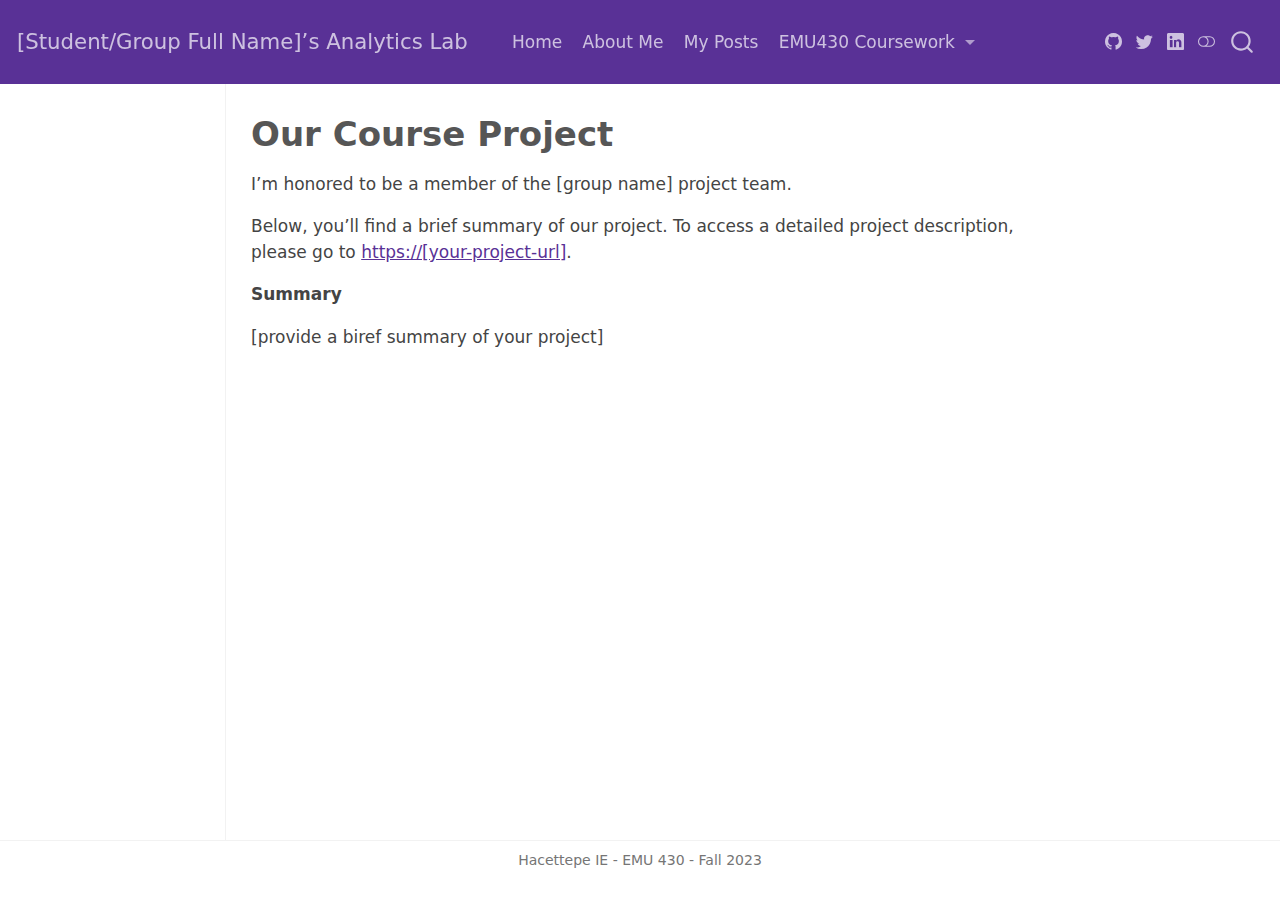
<file: _site/project.html>
<!DOCTYPE html>
<html xmlns="http://www.w3.org/1999/xhtml" lang="en" xml:lang="en"><head>

<meta charset="utf-8">
<meta name="generator" content="quarto-1.3.450">

<meta name="viewport" content="width=device-width, initial-scale=1.0, user-scalable=yes">


<title>[Student/Group Full Name]’s Analytics Lab - Our Course Project</title>
<style>
code{white-space: pre-wrap;}
span.smallcaps{font-variant: small-caps;}
div.columns{display: flex; gap: min(4vw, 1.5em);}
div.column{flex: auto; overflow-x: auto;}
div.hanging-indent{margin-left: 1.5em; text-indent: -1.5em;}
ul.task-list{list-style: none;}
ul.task-list li input[type="checkbox"] {
  width: 0.8em;
  margin: 0 0.8em 0.2em -1em; /* quarto-specific, see https://github.com/quarto-dev/quarto-cli/issues/4556 */ 
  vertical-align: middle;
}
</style>


<script src="site_libs/quarto-nav/quarto-nav.js"></script>
<script src="site_libs/quarto-nav/headroom.min.js"></script>
<script src="site_libs/clipboard/clipboard.min.js"></script>
<script src="site_libs/quarto-search/autocomplete.umd.js"></script>
<script src="site_libs/quarto-search/fuse.min.js"></script>
<script src="site_libs/quarto-search/quarto-search.js"></script>
<meta name="quarto:offset" content="./">
<script src="site_libs/quarto-html/quarto.js"></script>
<script src="site_libs/quarto-html/popper.min.js"></script>
<script src="site_libs/quarto-html/tippy.umd.min.js"></script>
<script src="site_libs/quarto-html/anchor.min.js"></script>
<link href="site_libs/quarto-html/tippy.css" rel="stylesheet">
<link href="site_libs/quarto-html/quarto-syntax-highlighting.css" rel="stylesheet" class="quarto-color-scheme" id="quarto-text-highlighting-styles">
<link href="site_libs/quarto-html/quarto-syntax-highlighting-dark.css" rel="prefetch" class="quarto-color-scheme quarto-color-alternate" id="quarto-text-highlighting-styles">
<script src="site_libs/bootstrap/bootstrap.min.js"></script>
<link href="site_libs/bootstrap/bootstrap-icons.css" rel="stylesheet">
<link href="site_libs/bootstrap/bootstrap.min.css" rel="stylesheet" class="quarto-color-scheme" id="quarto-bootstrap" data-mode="light">
<link href="site_libs/bootstrap/bootstrap-dark.min.css" rel="prefetch" class="quarto-color-scheme quarto-color-alternate" id="quarto-bootstrap" data-mode="dark">
<script id="quarto-search-options" type="application/json">{
  "location": "navbar",
  "copy-button": false,
  "collapse-after": 3,
  "panel-placement": "end",
  "type": "overlay",
  "limit": 20,
  "language": {
    "search-no-results-text": "No results",
    "search-matching-documents-text": "matching documents",
    "search-copy-link-title": "Copy link to search",
    "search-hide-matches-text": "Hide additional matches",
    "search-more-match-text": "more match in this document",
    "search-more-matches-text": "more matches in this document",
    "search-clear-button-title": "Clear",
    "search-detached-cancel-button-title": "Cancel",
    "search-submit-button-title": "Submit",
    "search-label": "Search"
  }
}</script>


<link rel="stylesheet" href="styles.css">
</head>

<body class="docked nav-fixed">

<div id="quarto-search-results"></div>
  <header id="quarto-header" class="headroom fixed-top">
    <nav class="navbar navbar-expand-lg navbar-dark ">
      <div class="navbar-container container-fluid">
      <div class="navbar-brand-container">
    <a class="navbar-brand" href="./index.html">
    <span class="navbar-title">[Student/Group Full Name]’s Analytics Lab</span>
    </a>
  </div>
            <div id="quarto-search" class="" title="Search"></div>
          <button class="navbar-toggler" type="button" data-bs-toggle="collapse" data-bs-target="#navbarCollapse" aria-controls="navbarCollapse" aria-expanded="false" aria-label="Toggle navigation" onclick="if (window.quartoToggleHeadroom) { window.quartoToggleHeadroom(); }">
  <span class="navbar-toggler-icon"></span>
</button>
          <div class="collapse navbar-collapse" id="navbarCollapse">
            <ul class="navbar-nav navbar-nav-scroll me-auto">
  <li class="nav-item">
    <a class="nav-link" href="./index.html" rel="" target="">
 <span class="menu-text">Home</span></a>
  </li>  
  <li class="nav-item">
    <a class="nav-link" href="./about.html" rel="" target="">
 <span class="menu-text">About Me</span></a>
  </li>  
  <li class="nav-item">
    <a class="nav-link" href="./posts.html" rel="" target="">
 <span class="menu-text">My Posts</span></a>
  </li>  
  <li class="nav-item dropdown ">
    <a class="nav-link dropdown-toggle" href="#" id="nav-menu-emu430-coursework" role="button" data-bs-toggle="dropdown" aria-expanded="false" rel="" target="">
 <span class="menu-text">EMU430 Coursework</span>
    </a>
    <ul class="dropdown-menu" aria-labelledby="nav-menu-emu430-coursework">    
        <li>
    <a class="dropdown-item" href="./assignments.html" rel="" target="">
 <span class="dropdown-text">Assignments</span></a>
  </li>  
        <li>
    <a class="dropdown-item" href="./project.html" rel="" target="">
 <span class="dropdown-text">Project</span></a>
  </li>  
    </ul>
  </li>
</ul>
            <div class="quarto-navbar-tools ms-auto tools-wide">
    <a href="https://twitter.com" rel="" title="" class="quarto-navigation-tool px-1" aria-label=""><i class="bi bi-github"></i></a>
    <a href="https://twitter.com" rel="" title="" class="quarto-navigation-tool px-1" aria-label=""><i class="bi bi-twitter"></i></a>
    <a href="https://linkedin.com" rel="" title="" class="quarto-navigation-tool px-1" aria-label=""><i class="bi bi-linkedin"></i></a>
  <a href="" class="quarto-color-scheme-toggle quarto-navigation-tool  px-1" onclick="window.quartoToggleColorScheme(); return false;" title="Toggle dark mode"><i class="bi"></i></a>
</div>
          </div> <!-- /navcollapse -->
      </div> <!-- /container-fluid -->
    </nav>
</header>
<!-- content -->
<div id="quarto-content" class="quarto-container page-columns page-rows-contents page-layout-article page-navbar">
<!-- sidebar -->
  <nav id="quarto-sidebar" class="sidebar collapse collapse-horizontal sidebar-navigation docked overflow-auto">
    
</nav>
<div id="quarto-sidebar-glass" data-bs-toggle="collapse" data-bs-target="#quarto-sidebar,#quarto-sidebar-glass"></div>
<!-- margin-sidebar -->
    <div id="quarto-margin-sidebar" class="sidebar margin-sidebar">
    </div>
<!-- main -->
<main class="content" id="quarto-document-content">

<header id="title-block-header" class="quarto-title-block default">
<div class="quarto-title">
<h1 class="title">Our Course Project</h1>
</div>



<div class="quarto-title-meta">

    
  
    
  </div>
  

</header>

<p>I’m honored to be a member of the [group name] project team.</p>
<p>Below, you’ll find a brief summary of our project. To access a detailed project description, please go to <a href="#0" class="uri">https://[your-project-url]</a>.</p>
<p><strong>Summary</strong></p>
<p>[provide a biref summary of your project]</p>



<a onclick="window.scrollTo(0, 0); return false;" role="button" id="quarto-back-to-top"><i class="bi bi-arrow-up"></i> Back to top</a></main> <!-- /main -->
<script id="quarto-html-after-body" type="application/javascript">
window.document.addEventListener("DOMContentLoaded", function (event) {
  const toggleBodyColorMode = (bsSheetEl) => {
    const mode = bsSheetEl.getAttribute("data-mode");
    const bodyEl = window.document.querySelector("body");
    if (mode === "dark") {
      bodyEl.classList.add("quarto-dark");
      bodyEl.classList.remove("quarto-light");
    } else {
      bodyEl.classList.add("quarto-light");
      bodyEl.classList.remove("quarto-dark");
    }
  }
  const toggleBodyColorPrimary = () => {
    const bsSheetEl = window.document.querySelector("link#quarto-bootstrap");
    if (bsSheetEl) {
      toggleBodyColorMode(bsSheetEl);
    }
  }
  toggleBodyColorPrimary();  
  const disableStylesheet = (stylesheets) => {
    for (let i=0; i < stylesheets.length; i++) {
      const stylesheet = stylesheets[i];
      stylesheet.rel = 'prefetch';
    }
  }
  const enableStylesheet = (stylesheets) => {
    for (let i=0; i < stylesheets.length; i++) {
      const stylesheet = stylesheets[i];
      stylesheet.rel = 'stylesheet';
    }
  }
  const manageTransitions = (selector, allowTransitions) => {
    const els = window.document.querySelectorAll(selector);
    for (let i=0; i < els.length; i++) {
      const el = els[i];
      if (allowTransitions) {
        el.classList.remove('notransition');
      } else {
        el.classList.add('notransition');
      }
    }
  }
  const toggleColorMode = (alternate) => {
    // Switch the stylesheets
    const alternateStylesheets = window.document.querySelectorAll('link.quarto-color-scheme.quarto-color-alternate');
    manageTransitions('#quarto-margin-sidebar .nav-link', false);
    if (alternate) {
      enableStylesheet(alternateStylesheets);
      for (const sheetNode of alternateStylesheets) {
        if (sheetNode.id === "quarto-bootstrap") {
          toggleBodyColorMode(sheetNode);
        }
      }
    } else {
      disableStylesheet(alternateStylesheets);
      toggleBodyColorPrimary();
    }
    manageTransitions('#quarto-margin-sidebar .nav-link', true);
    // Switch the toggles
    const toggles = window.document.querySelectorAll('.quarto-color-scheme-toggle');
    for (let i=0; i < toggles.length; i++) {
      const toggle = toggles[i];
      if (toggle) {
        if (alternate) {
          toggle.classList.add("alternate");     
        } else {
          toggle.classList.remove("alternate");
        }
      }
    }
    // Hack to workaround the fact that safari doesn't
    // properly recolor the scrollbar when toggling (#1455)
    if (navigator.userAgent.indexOf('Safari') > 0 && navigator.userAgent.indexOf('Chrome') == -1) {
      manageTransitions("body", false);
      window.scrollTo(0, 1);
      setTimeout(() => {
        window.scrollTo(0, 0);
        manageTransitions("body", true);
      }, 40);  
    }
  }
  const isFileUrl = () => { 
    return window.location.protocol === 'file:';
  }
  const hasAlternateSentinel = () => {  
    let styleSentinel = getColorSchemeSentinel();
    if (styleSentinel !== null) {
      return styleSentinel === "alternate";
    } else {
      return false;
    }
  }
  const setStyleSentinel = (alternate) => {
    const value = alternate ? "alternate" : "default";
    if (!isFileUrl()) {
      window.localStorage.setItem("quarto-color-scheme", value);
    } else {
      localAlternateSentinel = value;
    }
  }
  const getColorSchemeSentinel = () => {
    if (!isFileUrl()) {
      const storageValue = window.localStorage.getItem("quarto-color-scheme");
      return storageValue != null ? storageValue : localAlternateSentinel;
    } else {
      return localAlternateSentinel;
    }
  }
  let localAlternateSentinel = 'default';
  // Dark / light mode switch
  window.quartoToggleColorScheme = () => {
    // Read the current dark / light value 
    let toAlternate = !hasAlternateSentinel();
    toggleColorMode(toAlternate);
    setStyleSentinel(toAlternate);
  };
  // Ensure there is a toggle, if there isn't float one in the top right
  if (window.document.querySelector('.quarto-color-scheme-toggle') === null) {
    const a = window.document.createElement('a');
    a.classList.add('top-right');
    a.classList.add('quarto-color-scheme-toggle');
    a.href = "";
    a.onclick = function() { try { window.quartoToggleColorScheme(); } catch {} return false; };
    const i = window.document.createElement("i");
    i.classList.add('bi');
    a.appendChild(i);
    window.document.body.appendChild(a);
  }
  // Switch to dark mode if need be
  if (hasAlternateSentinel()) {
    toggleColorMode(true);
  } else {
    toggleColorMode(false);
  }
  const icon = "";
  const anchorJS = new window.AnchorJS();
  anchorJS.options = {
    placement: 'right',
    icon: icon
  };
  anchorJS.add('.anchored');
  const isCodeAnnotation = (el) => {
    for (const clz of el.classList) {
      if (clz.startsWith('code-annotation-')) {                     
        return true;
      }
    }
    return false;
  }
  const clipboard = new window.ClipboardJS('.code-copy-button', {
    text: function(trigger) {
      const codeEl = trigger.previousElementSibling.cloneNode(true);
      for (const childEl of codeEl.children) {
        if (isCodeAnnotation(childEl)) {
          childEl.remove();
        }
      }
      return codeEl.innerText;
    }
  });
  clipboard.on('success', function(e) {
    // button target
    const button = e.trigger;
    // don't keep focus
    button.blur();
    // flash "checked"
    button.classList.add('code-copy-button-checked');
    var currentTitle = button.getAttribute("title");
    button.setAttribute("title", "Copied!");
    let tooltip;
    if (window.bootstrap) {
      button.setAttribute("data-bs-toggle", "tooltip");
      button.setAttribute("data-bs-placement", "left");
      button.setAttribute("data-bs-title", "Copied!");
      tooltip = new bootstrap.Tooltip(button, 
        { trigger: "manual", 
          customClass: "code-copy-button-tooltip",
          offset: [0, -8]});
      tooltip.show();    
    }
    setTimeout(function() {
      if (tooltip) {
        tooltip.hide();
        button.removeAttribute("data-bs-title");
        button.removeAttribute("data-bs-toggle");
        button.removeAttribute("data-bs-placement");
      }
      button.setAttribute("title", currentTitle);
      button.classList.remove('code-copy-button-checked');
    }, 1000);
    // clear code selection
    e.clearSelection();
  });
  function tippyHover(el, contentFn) {
    const config = {
      allowHTML: true,
      content: contentFn,
      maxWidth: 500,
      delay: 100,
      arrow: false,
      appendTo: function(el) {
          return el.parentElement;
      },
      interactive: true,
      interactiveBorder: 10,
      theme: 'quarto',
      placement: 'bottom-start'
    };
    window.tippy(el, config); 
  }
  const noterefs = window.document.querySelectorAll('a[role="doc-noteref"]');
  for (var i=0; i<noterefs.length; i++) {
    const ref = noterefs[i];
    tippyHover(ref, function() {
      // use id or data attribute instead here
      let href = ref.getAttribute('data-footnote-href') || ref.getAttribute('href');
      try { href = new URL(href).hash; } catch {}
      const id = href.replace(/^#\/?/, "");
      const note = window.document.getElementById(id);
      return note.innerHTML;
    });
  }
      let selectedAnnoteEl;
      const selectorForAnnotation = ( cell, annotation) => {
        let cellAttr = 'data-code-cell="' + cell + '"';
        let lineAttr = 'data-code-annotation="' +  annotation + '"';
        const selector = 'span[' + cellAttr + '][' + lineAttr + ']';
        return selector;
      }
      const selectCodeLines = (annoteEl) => {
        const doc = window.document;
        const targetCell = annoteEl.getAttribute("data-target-cell");
        const targetAnnotation = annoteEl.getAttribute("data-target-annotation");
        const annoteSpan = window.document.querySelector(selectorForAnnotation(targetCell, targetAnnotation));
        const lines = annoteSpan.getAttribute("data-code-lines").split(",");
        const lineIds = lines.map((line) => {
          return targetCell + "-" + line;
        })
        let top = null;
        let height = null;
        let parent = null;
        if (lineIds.length > 0) {
            //compute the position of the single el (top and bottom and make a div)
            const el = window.document.getElementById(lineIds[0]);
            top = el.offsetTop;
            height = el.offsetHeight;
            parent = el.parentElement.parentElement;
          if (lineIds.length > 1) {
            const lastEl = window.document.getElementById(lineIds[lineIds.length - 1]);
            const bottom = lastEl.offsetTop + lastEl.offsetHeight;
            height = bottom - top;
          }
          if (top !== null && height !== null && parent !== null) {
            // cook up a div (if necessary) and position it 
            let div = window.document.getElementById("code-annotation-line-highlight");
            if (div === null) {
              div = window.document.createElement("div");
              div.setAttribute("id", "code-annotation-line-highlight");
              div.style.position = 'absolute';
              parent.appendChild(div);
            }
            div.style.top = top - 2 + "px";
            div.style.height = height + 4 + "px";
            let gutterDiv = window.document.getElementById("code-annotation-line-highlight-gutter");
            if (gutterDiv === null) {
              gutterDiv = window.document.createElement("div");
              gutterDiv.setAttribute("id", "code-annotation-line-highlight-gutter");
              gutterDiv.style.position = 'absolute';
              const codeCell = window.document.getElementById(targetCell);
              const gutter = codeCell.querySelector('.code-annotation-gutter');
              gutter.appendChild(gutterDiv);
            }
            gutterDiv.style.top = top - 2 + "px";
            gutterDiv.style.height = height + 4 + "px";
          }
          selectedAnnoteEl = annoteEl;
        }
      };
      const unselectCodeLines = () => {
        const elementsIds = ["code-annotation-line-highlight", "code-annotation-line-highlight-gutter"];
        elementsIds.forEach((elId) => {
          const div = window.document.getElementById(elId);
          if (div) {
            div.remove();
          }
        });
        selectedAnnoteEl = undefined;
      };
      // Attach click handler to the DT
      const annoteDls = window.document.querySelectorAll('dt[data-target-cell]');
      for (const annoteDlNode of annoteDls) {
        annoteDlNode.addEventListener('click', (event) => {
          const clickedEl = event.target;
          if (clickedEl !== selectedAnnoteEl) {
            unselectCodeLines();
            const activeEl = window.document.querySelector('dt[data-target-cell].code-annotation-active');
            if (activeEl) {
              activeEl.classList.remove('code-annotation-active');
            }
            selectCodeLines(clickedEl);
            clickedEl.classList.add('code-annotation-active');
          } else {
            // Unselect the line
            unselectCodeLines();
            clickedEl.classList.remove('code-annotation-active');
          }
        });
      }
  const findCites = (el) => {
    const parentEl = el.parentElement;
    if (parentEl) {
      const cites = parentEl.dataset.cites;
      if (cites) {
        return {
          el,
          cites: cites.split(' ')
        };
      } else {
        return findCites(el.parentElement)
      }
    } else {
      return undefined;
    }
  };
  var bibliorefs = window.document.querySelectorAll('a[role="doc-biblioref"]');
  for (var i=0; i<bibliorefs.length; i++) {
    const ref = bibliorefs[i];
    const citeInfo = findCites(ref);
    if (citeInfo) {
      tippyHover(citeInfo.el, function() {
        var popup = window.document.createElement('div');
        citeInfo.cites.forEach(function(cite) {
          var citeDiv = window.document.createElement('div');
          citeDiv.classList.add('hanging-indent');
          citeDiv.classList.add('csl-entry');
          var biblioDiv = window.document.getElementById('ref-' + cite);
          if (biblioDiv) {
            citeDiv.innerHTML = biblioDiv.innerHTML;
          }
          popup.appendChild(citeDiv);
        });
        return popup.innerHTML;
      });
    }
  }
});
</script>
</div> <!-- /content -->
<footer class="footer">
  <div class="nav-footer">
    <div class="nav-footer-left">
      &nbsp;
    </div>   
    <div class="nav-footer-center">Hacettepe IE - EMU 430 - Fall 2023</div>
    <div class="nav-footer-right">
      &nbsp;
    </div>
  </div>
</footer>



</body></html>
</file>
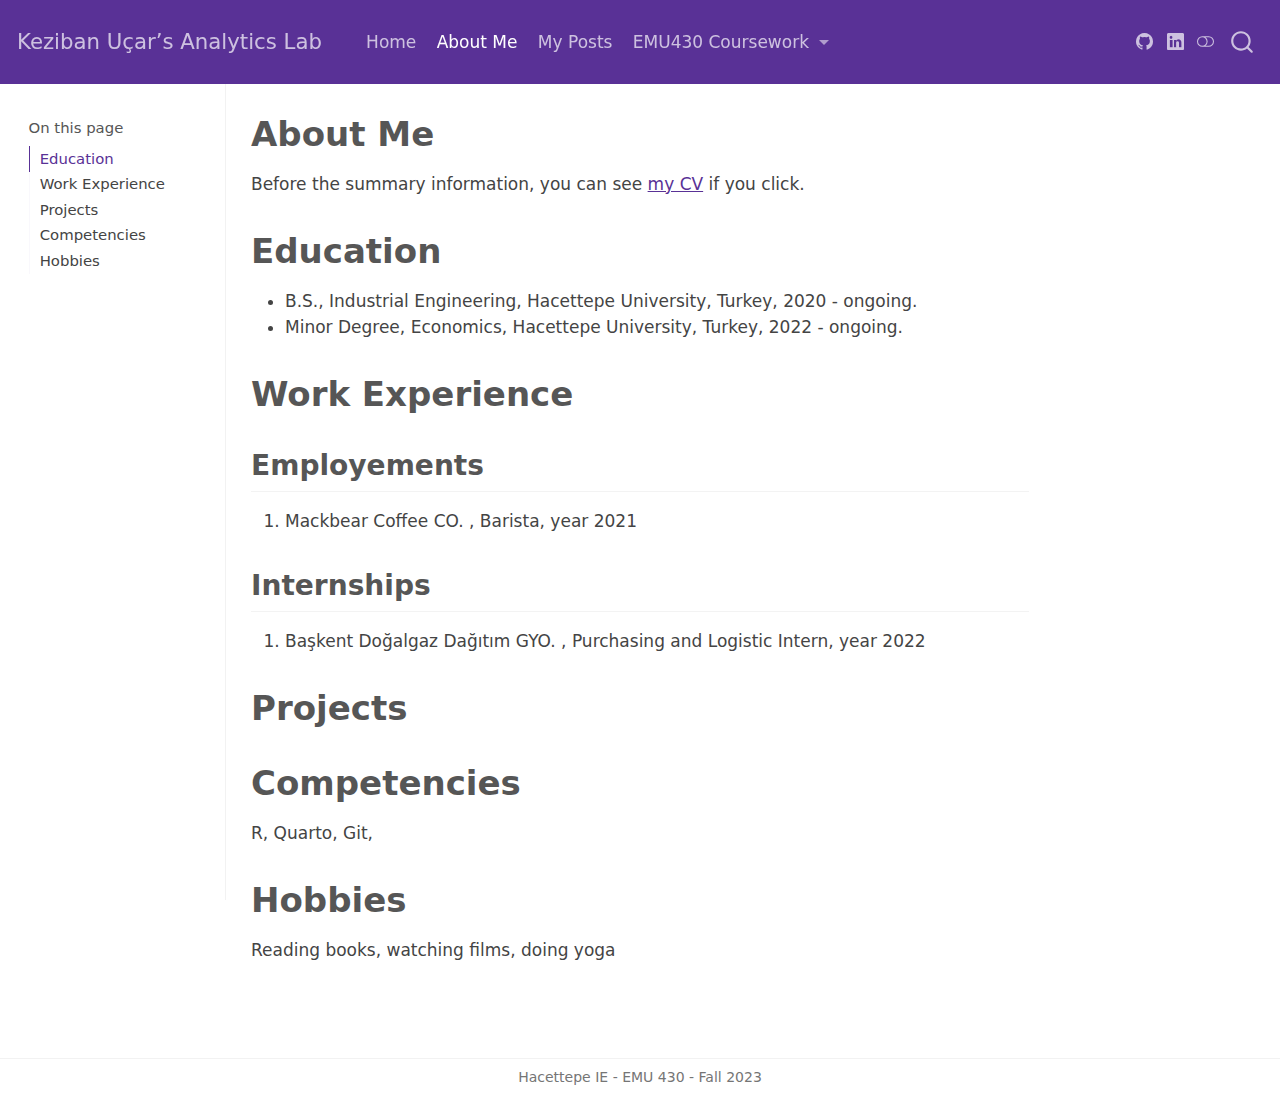
<file: docs/about.html>
<!DOCTYPE html>
<html xmlns="http://www.w3.org/1999/xhtml" lang="en" xml:lang="en"><head>

<meta charset="utf-8">
<meta name="generator" content="quarto-1.3.450">

<meta name="viewport" content="width=device-width, initial-scale=1.0, user-scalable=yes">


<title>Keziban Uçar’s Analytics Lab - About Me</title>
<style>
code{white-space: pre-wrap;}
span.smallcaps{font-variant: small-caps;}
div.columns{display: flex; gap: min(4vw, 1.5em);}
div.column{flex: auto; overflow-x: auto;}
div.hanging-indent{margin-left: 1.5em; text-indent: -1.5em;}
ul.task-list{list-style: none;}
ul.task-list li input[type="checkbox"] {
  width: 0.8em;
  margin: 0 0.8em 0.2em -1em; /* quarto-specific, see https://github.com/quarto-dev/quarto-cli/issues/4556 */ 
  vertical-align: middle;
}
</style>


<script src="site_libs/quarto-nav/quarto-nav.js"></script>
<script src="site_libs/quarto-nav/headroom.min.js"></script>
<script src="site_libs/clipboard/clipboard.min.js"></script>
<script src="site_libs/quarto-search/autocomplete.umd.js"></script>
<script src="site_libs/quarto-search/fuse.min.js"></script>
<script src="site_libs/quarto-search/quarto-search.js"></script>
<meta name="quarto:offset" content="./">
<script src="site_libs/quarto-html/quarto.js"></script>
<script src="site_libs/quarto-html/popper.min.js"></script>
<script src="site_libs/quarto-html/tippy.umd.min.js"></script>
<script src="site_libs/quarto-html/anchor.min.js"></script>
<link href="site_libs/quarto-html/tippy.css" rel="stylesheet">
<link href="site_libs/quarto-html/quarto-syntax-highlighting.css" rel="stylesheet" class="quarto-color-scheme" id="quarto-text-highlighting-styles">
<link href="site_libs/quarto-html/quarto-syntax-highlighting-dark.css" rel="prefetch" class="quarto-color-scheme quarto-color-alternate" id="quarto-text-highlighting-styles">
<script src="site_libs/bootstrap/bootstrap.min.js"></script>
<link href="site_libs/bootstrap/bootstrap-icons.css" rel="stylesheet">
<link href="site_libs/bootstrap/bootstrap.min.css" rel="stylesheet" class="quarto-color-scheme" id="quarto-bootstrap" data-mode="light">
<link href="site_libs/bootstrap/bootstrap-dark.min.css" rel="prefetch" class="quarto-color-scheme quarto-color-alternate" id="quarto-bootstrap" data-mode="dark">
<script id="quarto-search-options" type="application/json">{
  "location": "navbar",
  "copy-button": false,
  "collapse-after": 3,
  "panel-placement": "end",
  "type": "overlay",
  "limit": 20,
  "language": {
    "search-no-results-text": "No results",
    "search-matching-documents-text": "matching documents",
    "search-copy-link-title": "Copy link to search",
    "search-hide-matches-text": "Hide additional matches",
    "search-more-match-text": "more match in this document",
    "search-more-matches-text": "more matches in this document",
    "search-clear-button-title": "Clear",
    "search-detached-cancel-button-title": "Cancel",
    "search-submit-button-title": "Submit",
    "search-label": "Search"
  }
}</script>


<link rel="stylesheet" href="styles.css">
</head>

<body class="docked nav-fixed">

<div id="quarto-search-results"></div>
  <header id="quarto-header" class="headroom fixed-top">
    <nav class="navbar navbar-expand-lg navbar-dark ">
      <div class="navbar-container container-fluid">
      <div class="navbar-brand-container">
    <a class="navbar-brand" href="./index.html">
    <span class="navbar-title">Keziban Uçar’s Analytics Lab</span>
    </a>
  </div>
            <div id="quarto-search" class="" title="Search"></div>
          <button class="navbar-toggler" type="button" data-bs-toggle="collapse" data-bs-target="#navbarCollapse" aria-controls="navbarCollapse" aria-expanded="false" aria-label="Toggle navigation" onclick="if (window.quartoToggleHeadroom) { window.quartoToggleHeadroom(); }">
  <span class="navbar-toggler-icon"></span>
</button>
          <div class="collapse navbar-collapse" id="navbarCollapse">
            <ul class="navbar-nav navbar-nav-scroll me-auto">
  <li class="nav-item">
    <a class="nav-link" href="./index.html" rel="" target="">
 <span class="menu-text">Home</span></a>
  </li>  
  <li class="nav-item">
    <a class="nav-link active" href="./about.html" rel="" target="" aria-current="page">
 <span class="menu-text">About Me</span></a>
  </li>  
  <li class="nav-item">
    <a class="nav-link" href="./posts.html" rel="" target="">
 <span class="menu-text">My Posts</span></a>
  </li>  
  <li class="nav-item dropdown ">
    <a class="nav-link dropdown-toggle" href="#" id="nav-menu-emu430-coursework" role="button" data-bs-toggle="dropdown" aria-expanded="false" rel="" target="">
 <span class="menu-text">EMU430 Coursework</span>
    </a>
    <ul class="dropdown-menu" aria-labelledby="nav-menu-emu430-coursework">    
        <li>
    <a class="dropdown-item" href="./assignments.html" rel="" target="">
 <span class="dropdown-text">Assignments</span></a>
  </li>  
        <li>
    <a class="dropdown-item" href="./project.html" rel="" target="">
 <span class="dropdown-text">Project</span></a>
  </li>  
    </ul>
  </li>
</ul>
            <div class="quarto-navbar-tools ms-auto tools-wide">
    <a href="https://github.com/kezibanucar" rel="" title="" class="quarto-navigation-tool px-1" aria-label=""><i class="bi bi-github"></i></a>
    <a href="https://www.linkedin.com/in/keziban-u%C3%A7ar-aa849a243/" rel="" title="" class="quarto-navigation-tool px-1" aria-label=""><i class="bi bi-linkedin"></i></a>
  <a href="" class="quarto-color-scheme-toggle quarto-navigation-tool  px-1" onclick="window.quartoToggleColorScheme(); return false;" title="Toggle dark mode"><i class="bi"></i></a>
</div>
          </div> <!-- /navcollapse -->
      </div> <!-- /container-fluid -->
    </nav>
</header>
<!-- content -->
<div id="quarto-content" class="quarto-container page-columns page-rows-contents page-layout-article page-navbar">
<!-- sidebar -->
  <nav id="quarto-sidebar" class="sidebar collapse collapse-horizontal sidebar-navigation docked overflow-auto">
    <nav id="TOC" role="doc-toc" class="toc-active">
    <h2 id="toc-title">On this page</h2>
   
  <ul>
  <li><a href="#education" id="toc-education" class="nav-link active" data-scroll-target="#education">Education</a></li>
  <li><a href="#work-experience" id="toc-work-experience" class="nav-link" data-scroll-target="#work-experience">Work Experience</a>
  <ul class="collapse">
  <li><a href="#employements" id="toc-employements" class="nav-link" data-scroll-target="#employements">Employements</a></li>
  <li><a href="#internships" id="toc-internships" class="nav-link" data-scroll-target="#internships">Internships</a></li>
  </ul></li>
  <li><a href="#projects" id="toc-projects" class="nav-link" data-scroll-target="#projects">Projects</a></li>
  <li><a href="#competencies" id="toc-competencies" class="nav-link" data-scroll-target="#competencies">Competencies</a></li>
  <li><a href="#hobbies" id="toc-hobbies" class="nav-link" data-scroll-target="#hobbies">Hobbies</a></li>
  </ul>
</nav>
</nav>
<div id="quarto-sidebar-glass" data-bs-toggle="collapse" data-bs-target="#quarto-sidebar,#quarto-sidebar-glass"></div>
<!-- margin-sidebar -->
    <div id="quarto-margin-sidebar" class="sidebar margin-sidebar">
    </div>
<!-- main -->
<main class="content" id="quarto-document-content">

<header id="title-block-header" class="quarto-title-block default">
<div class="quarto-title">
<h1 class="title">About Me</h1>
</div>



<div class="quarto-title-meta">

    
  
    
  </div>
  

</header>

<p>Before the summary information, you can see <a href="https://www.canva.com/design/DAFqLpZSKXs/72AchpEoX0xPMEOU53PLow/edit">my CV</a> if you click.</p>
<section id="education" class="level1">
<h1>Education</h1>
<ul>
<li>B.S., Industrial Engineering, Hacettepe University, Turkey, 2020 - ongoing.</li>
<li>Minor Degree, Economics, Hacettepe University, Turkey, 2022 - ongoing.</li>
</ul>
</section>
<section id="work-experience" class="level1">
<h1>Work Experience</h1>
<section id="employements" class="level2">
<h2 class="anchored" data-anchor-id="employements">Employements</h2>
<ol type="1">
<li>Mackbear Coffee CO. , Barista, year 2021</li>
</ol>
</section>
<section id="internships" class="level2">
<h2 class="anchored" data-anchor-id="internships">Internships</h2>
<ol type="1">
<li>Başkent Doğalgaz Dağıtım GYO. , Purchasing and Logistic Intern, year 2022</li>
</ol>
</section>
</section>
<section id="projects" class="level1">
<h1>Projects</h1>
</section>
<section id="competencies" class="level1">
<h1>Competencies</h1>
<p>R, Quarto, Git,</p>
</section>
<section id="hobbies" class="level1">
<h1>Hobbies</h1>
<p>Reading books, watching films, doing yoga</p>


</section>

<a onclick="window.scrollTo(0, 0); return false;" role="button" id="quarto-back-to-top"><i class="bi bi-arrow-up"></i> Back to top</a></main> <!-- /main -->
<script id="quarto-html-after-body" type="application/javascript">
window.document.addEventListener("DOMContentLoaded", function (event) {
  const toggleBodyColorMode = (bsSheetEl) => {
    const mode = bsSheetEl.getAttribute("data-mode");
    const bodyEl = window.document.querySelector("body");
    if (mode === "dark") {
      bodyEl.classList.add("quarto-dark");
      bodyEl.classList.remove("quarto-light");
    } else {
      bodyEl.classList.add("quarto-light");
      bodyEl.classList.remove("quarto-dark");
    }
  }
  const toggleBodyColorPrimary = () => {
    const bsSheetEl = window.document.querySelector("link#quarto-bootstrap");
    if (bsSheetEl) {
      toggleBodyColorMode(bsSheetEl);
    }
  }
  toggleBodyColorPrimary();  
  const disableStylesheet = (stylesheets) => {
    for (let i=0; i < stylesheets.length; i++) {
      const stylesheet = stylesheets[i];
      stylesheet.rel = 'prefetch';
    }
  }
  const enableStylesheet = (stylesheets) => {
    for (let i=0; i < stylesheets.length; i++) {
      const stylesheet = stylesheets[i];
      stylesheet.rel = 'stylesheet';
    }
  }
  const manageTransitions = (selector, allowTransitions) => {
    const els = window.document.querySelectorAll(selector);
    for (let i=0; i < els.length; i++) {
      const el = els[i];
      if (allowTransitions) {
        el.classList.remove('notransition');
      } else {
        el.classList.add('notransition');
      }
    }
  }
  const toggleColorMode = (alternate) => {
    // Switch the stylesheets
    const alternateStylesheets = window.document.querySelectorAll('link.quarto-color-scheme.quarto-color-alternate');
    manageTransitions('#quarto-margin-sidebar .nav-link', false);
    if (alternate) {
      enableStylesheet(alternateStylesheets);
      for (const sheetNode of alternateStylesheets) {
        if (sheetNode.id === "quarto-bootstrap") {
          toggleBodyColorMode(sheetNode);
        }
      }
    } else {
      disableStylesheet(alternateStylesheets);
      toggleBodyColorPrimary();
    }
    manageTransitions('#quarto-margin-sidebar .nav-link', true);
    // Switch the toggles
    const toggles = window.document.querySelectorAll('.quarto-color-scheme-toggle');
    for (let i=0; i < toggles.length; i++) {
      const toggle = toggles[i];
      if (toggle) {
        if (alternate) {
          toggle.classList.add("alternate");     
        } else {
          toggle.classList.remove("alternate");
        }
      }
    }
    // Hack to workaround the fact that safari doesn't
    // properly recolor the scrollbar when toggling (#1455)
    if (navigator.userAgent.indexOf('Safari') > 0 && navigator.userAgent.indexOf('Chrome') == -1) {
      manageTransitions("body", false);
      window.scrollTo(0, 1);
      setTimeout(() => {
        window.scrollTo(0, 0);
        manageTransitions("body", true);
      }, 40);  
    }
  }
  const isFileUrl = () => { 
    return window.location.protocol === 'file:';
  }
  const hasAlternateSentinel = () => {  
    let styleSentinel = getColorSchemeSentinel();
    if (styleSentinel !== null) {
      return styleSentinel === "alternate";
    } else {
      return false;
    }
  }
  const setStyleSentinel = (alternate) => {
    const value = alternate ? "alternate" : "default";
    if (!isFileUrl()) {
      window.localStorage.setItem("quarto-color-scheme", value);
    } else {
      localAlternateSentinel = value;
    }
  }
  const getColorSchemeSentinel = () => {
    if (!isFileUrl()) {
      const storageValue = window.localStorage.getItem("quarto-color-scheme");
      return storageValue != null ? storageValue : localAlternateSentinel;
    } else {
      return localAlternateSentinel;
    }
  }
  let localAlternateSentinel = 'default';
  // Dark / light mode switch
  window.quartoToggleColorScheme = () => {
    // Read the current dark / light value 
    let toAlternate = !hasAlternateSentinel();
    toggleColorMode(toAlternate);
    setStyleSentinel(toAlternate);
  };
  // Ensure there is a toggle, if there isn't float one in the top right
  if (window.document.querySelector('.quarto-color-scheme-toggle') === null) {
    const a = window.document.createElement('a');
    a.classList.add('top-right');
    a.classList.add('quarto-color-scheme-toggle');
    a.href = "";
    a.onclick = function() { try { window.quartoToggleColorScheme(); } catch {} return false; };
    const i = window.document.createElement("i");
    i.classList.add('bi');
    a.appendChild(i);
    window.document.body.appendChild(a);
  }
  // Switch to dark mode if need be
  if (hasAlternateSentinel()) {
    toggleColorMode(true);
  } else {
    toggleColorMode(false);
  }
  const icon = "";
  const anchorJS = new window.AnchorJS();
  anchorJS.options = {
    placement: 'right',
    icon: icon
  };
  anchorJS.add('.anchored');
  const isCodeAnnotation = (el) => {
    for (const clz of el.classList) {
      if (clz.startsWith('code-annotation-')) {                     
        return true;
      }
    }
    return false;
  }
  const clipboard = new window.ClipboardJS('.code-copy-button', {
    text: function(trigger) {
      const codeEl = trigger.previousElementSibling.cloneNode(true);
      for (const childEl of codeEl.children) {
        if (isCodeAnnotation(childEl)) {
          childEl.remove();
        }
      }
      return codeEl.innerText;
    }
  });
  clipboard.on('success', function(e) {
    // button target
    const button = e.trigger;
    // don't keep focus
    button.blur();
    // flash "checked"
    button.classList.add('code-copy-button-checked');
    var currentTitle = button.getAttribute("title");
    button.setAttribute("title", "Copied!");
    let tooltip;
    if (window.bootstrap) {
      button.setAttribute("data-bs-toggle", "tooltip");
      button.setAttribute("data-bs-placement", "left");
      button.setAttribute("data-bs-title", "Copied!");
      tooltip = new bootstrap.Tooltip(button, 
        { trigger: "manual", 
          customClass: "code-copy-button-tooltip",
          offset: [0, -8]});
      tooltip.show();    
    }
    setTimeout(function() {
      if (tooltip) {
        tooltip.hide();
        button.removeAttribute("data-bs-title");
        button.removeAttribute("data-bs-toggle");
        button.removeAttribute("data-bs-placement");
      }
      button.setAttribute("title", currentTitle);
      button.classList.remove('code-copy-button-checked');
    }, 1000);
    // clear code selection
    e.clearSelection();
  });
  function tippyHover(el, contentFn) {
    const config = {
      allowHTML: true,
      content: contentFn,
      maxWidth: 500,
      delay: 100,
      arrow: false,
      appendTo: function(el) {
          return el.parentElement;
      },
      interactive: true,
      interactiveBorder: 10,
      theme: 'quarto',
      placement: 'bottom-start'
    };
    window.tippy(el, config); 
  }
  const noterefs = window.document.querySelectorAll('a[role="doc-noteref"]');
  for (var i=0; i<noterefs.length; i++) {
    const ref = noterefs[i];
    tippyHover(ref, function() {
      // use id or data attribute instead here
      let href = ref.getAttribute('data-footnote-href') || ref.getAttribute('href');
      try { href = new URL(href).hash; } catch {}
      const id = href.replace(/^#\/?/, "");
      const note = window.document.getElementById(id);
      return note.innerHTML;
    });
  }
      let selectedAnnoteEl;
      const selectorForAnnotation = ( cell, annotation) => {
        let cellAttr = 'data-code-cell="' + cell + '"';
        let lineAttr = 'data-code-annotation="' +  annotation + '"';
        const selector = 'span[' + cellAttr + '][' + lineAttr + ']';
        return selector;
      }
      const selectCodeLines = (annoteEl) => {
        const doc = window.document;
        const targetCell = annoteEl.getAttribute("data-target-cell");
        const targetAnnotation = annoteEl.getAttribute("data-target-annotation");
        const annoteSpan = window.document.querySelector(selectorForAnnotation(targetCell, targetAnnotation));
        const lines = annoteSpan.getAttribute("data-code-lines").split(",");
        const lineIds = lines.map((line) => {
          return targetCell + "-" + line;
        })
        let top = null;
        let height = null;
        let parent = null;
        if (lineIds.length > 0) {
            //compute the position of the single el (top and bottom and make a div)
            const el = window.document.getElementById(lineIds[0]);
            top = el.offsetTop;
            height = el.offsetHeight;
            parent = el.parentElement.parentElement;
          if (lineIds.length > 1) {
            const lastEl = window.document.getElementById(lineIds[lineIds.length - 1]);
            const bottom = lastEl.offsetTop + lastEl.offsetHeight;
            height = bottom - top;
          }
          if (top !== null && height !== null && parent !== null) {
            // cook up a div (if necessary) and position it 
            let div = window.document.getElementById("code-annotation-line-highlight");
            if (div === null) {
              div = window.document.createElement("div");
              div.setAttribute("id", "code-annotation-line-highlight");
              div.style.position = 'absolute';
              parent.appendChild(div);
            }
            div.style.top = top - 2 + "px";
            div.style.height = height + 4 + "px";
            let gutterDiv = window.document.getElementById("code-annotation-line-highlight-gutter");
            if (gutterDiv === null) {
              gutterDiv = window.document.createElement("div");
              gutterDiv.setAttribute("id", "code-annotation-line-highlight-gutter");
              gutterDiv.style.position = 'absolute';
              const codeCell = window.document.getElementById(targetCell);
              const gutter = codeCell.querySelector('.code-annotation-gutter');
              gutter.appendChild(gutterDiv);
            }
            gutterDiv.style.top = top - 2 + "px";
            gutterDiv.style.height = height + 4 + "px";
          }
          selectedAnnoteEl = annoteEl;
        }
      };
      const unselectCodeLines = () => {
        const elementsIds = ["code-annotation-line-highlight", "code-annotation-line-highlight-gutter"];
        elementsIds.forEach((elId) => {
          const div = window.document.getElementById(elId);
          if (div) {
            div.remove();
          }
        });
        selectedAnnoteEl = undefined;
      };
      // Attach click handler to the DT
      const annoteDls = window.document.querySelectorAll('dt[data-target-cell]');
      for (const annoteDlNode of annoteDls) {
        annoteDlNode.addEventListener('click', (event) => {
          const clickedEl = event.target;
          if (clickedEl !== selectedAnnoteEl) {
            unselectCodeLines();
            const activeEl = window.document.querySelector('dt[data-target-cell].code-annotation-active');
            if (activeEl) {
              activeEl.classList.remove('code-annotation-active');
            }
            selectCodeLines(clickedEl);
            clickedEl.classList.add('code-annotation-active');
          } else {
            // Unselect the line
            unselectCodeLines();
            clickedEl.classList.remove('code-annotation-active');
          }
        });
      }
  const findCites = (el) => {
    const parentEl = el.parentElement;
    if (parentEl) {
      const cites = parentEl.dataset.cites;
      if (cites) {
        return {
          el,
          cites: cites.split(' ')
        };
      } else {
        return findCites(el.parentElement)
      }
    } else {
      return undefined;
    }
  };
  var bibliorefs = window.document.querySelectorAll('a[role="doc-biblioref"]');
  for (var i=0; i<bibliorefs.length; i++) {
    const ref = bibliorefs[i];
    const citeInfo = findCites(ref);
    if (citeInfo) {
      tippyHover(citeInfo.el, function() {
        var popup = window.document.createElement('div');
        citeInfo.cites.forEach(function(cite) {
          var citeDiv = window.document.createElement('div');
          citeDiv.classList.add('hanging-indent');
          citeDiv.classList.add('csl-entry');
          var biblioDiv = window.document.getElementById('ref-' + cite);
          if (biblioDiv) {
            citeDiv.innerHTML = biblioDiv.innerHTML;
          }
          popup.appendChild(citeDiv);
        });
        return popup.innerHTML;
      });
    }
  }
});
</script>
</div> <!-- /content -->
<footer class="footer">
  <div class="nav-footer">
    <div class="nav-footer-left">
      &nbsp;
    </div>   
    <div class="nav-footer-center">Hacettepe IE - EMU 430 - Fall 2023</div>
    <div class="nav-footer-right">
      &nbsp;
    </div>
  </div>
</footer>



</body></html>
</file>
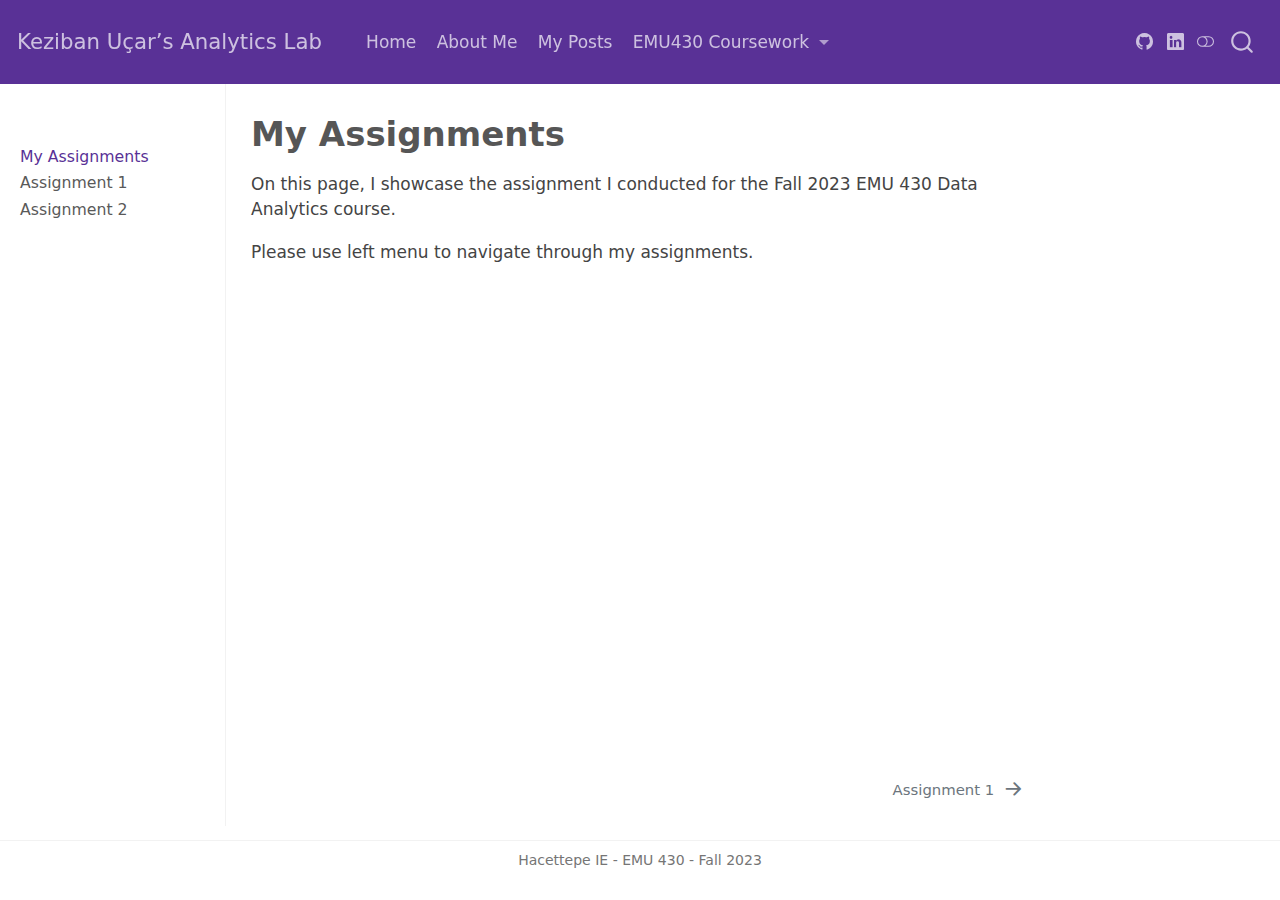
<file: docs/assignments.html>
<!DOCTYPE html>
<html xmlns="http://www.w3.org/1999/xhtml" lang="en" xml:lang="en"><head>

<meta charset="utf-8">
<meta name="generator" content="quarto-1.3.450">

<meta name="viewport" content="width=device-width, initial-scale=1.0, user-scalable=yes">


<title>Keziban Uçar’s Analytics Lab - My Assignments</title>
<style>
code{white-space: pre-wrap;}
span.smallcaps{font-variant: small-caps;}
div.columns{display: flex; gap: min(4vw, 1.5em);}
div.column{flex: auto; overflow-x: auto;}
div.hanging-indent{margin-left: 1.5em; text-indent: -1.5em;}
ul.task-list{list-style: none;}
ul.task-list li input[type="checkbox"] {
  width: 0.8em;
  margin: 0 0.8em 0.2em -1em; /* quarto-specific, see https://github.com/quarto-dev/quarto-cli/issues/4556 */ 
  vertical-align: middle;
}
</style>


<script src="site_libs/quarto-nav/quarto-nav.js"></script>
<script src="site_libs/quarto-nav/headroom.min.js"></script>
<script src="site_libs/clipboard/clipboard.min.js"></script>
<script src="site_libs/quarto-search/autocomplete.umd.js"></script>
<script src="site_libs/quarto-search/fuse.min.js"></script>
<script src="site_libs/quarto-search/quarto-search.js"></script>
<meta name="quarto:offset" content="./">
<link href="./assignments/assignment-1.html" rel="next">
<script src="site_libs/quarto-html/quarto.js"></script>
<script src="site_libs/quarto-html/popper.min.js"></script>
<script src="site_libs/quarto-html/tippy.umd.min.js"></script>
<script src="site_libs/quarto-html/anchor.min.js"></script>
<link href="site_libs/quarto-html/tippy.css" rel="stylesheet">
<link href="site_libs/quarto-html/quarto-syntax-highlighting.css" rel="stylesheet" class="quarto-color-scheme" id="quarto-text-highlighting-styles">
<link href="site_libs/quarto-html/quarto-syntax-highlighting-dark.css" rel="prefetch" class="quarto-color-scheme quarto-color-alternate" id="quarto-text-highlighting-styles">
<script src="site_libs/bootstrap/bootstrap.min.js"></script>
<link href="site_libs/bootstrap/bootstrap-icons.css" rel="stylesheet">
<link href="site_libs/bootstrap/bootstrap.min.css" rel="stylesheet" class="quarto-color-scheme" id="quarto-bootstrap" data-mode="light">
<link href="site_libs/bootstrap/bootstrap-dark.min.css" rel="prefetch" class="quarto-color-scheme quarto-color-alternate" id="quarto-bootstrap" data-mode="dark">
<script id="quarto-search-options" type="application/json">{
  "location": "navbar",
  "copy-button": false,
  "collapse-after": 3,
  "panel-placement": "end",
  "type": "overlay",
  "limit": 20,
  "language": {
    "search-no-results-text": "No results",
    "search-matching-documents-text": "matching documents",
    "search-copy-link-title": "Copy link to search",
    "search-hide-matches-text": "Hide additional matches",
    "search-more-match-text": "more match in this document",
    "search-more-matches-text": "more matches in this document",
    "search-clear-button-title": "Clear",
    "search-detached-cancel-button-title": "Cancel",
    "search-submit-button-title": "Submit",
    "search-label": "Search"
  }
}</script>


<link rel="stylesheet" href="styles.css">
</head>

<body class="nav-sidebar docked nav-fixed">

<div id="quarto-search-results"></div>
  <header id="quarto-header" class="headroom fixed-top">
    <nav class="navbar navbar-expand-lg navbar-dark ">
      <div class="navbar-container container-fluid">
      <div class="navbar-brand-container">
    <a class="navbar-brand" href="./index.html">
    <span class="navbar-title">Keziban Uçar’s Analytics Lab</span>
    </a>
  </div>
            <div id="quarto-search" class="" title="Search"></div>
          <button class="navbar-toggler" type="button" data-bs-toggle="collapse" data-bs-target="#navbarCollapse" aria-controls="navbarCollapse" aria-expanded="false" aria-label="Toggle navigation" onclick="if (window.quartoToggleHeadroom) { window.quartoToggleHeadroom(); }">
  <span class="navbar-toggler-icon"></span>
</button>
          <div class="collapse navbar-collapse" id="navbarCollapse">
            <ul class="navbar-nav navbar-nav-scroll me-auto">
  <li class="nav-item">
    <a class="nav-link" href="./index.html" rel="" target="">
 <span class="menu-text">Home</span></a>
  </li>  
  <li class="nav-item">
    <a class="nav-link" href="./about.html" rel="" target="">
 <span class="menu-text">About Me</span></a>
  </li>  
  <li class="nav-item">
    <a class="nav-link" href="./posts.html" rel="" target="">
 <span class="menu-text">My Posts</span></a>
  </li>  
  <li class="nav-item dropdown ">
    <a class="nav-link dropdown-toggle" href="#" id="nav-menu-emu430-coursework" role="button" data-bs-toggle="dropdown" aria-expanded="false" rel="" target="">
 <span class="menu-text">EMU430 Coursework</span>
    </a>
    <ul class="dropdown-menu" aria-labelledby="nav-menu-emu430-coursework">    
        <li>
    <a class="dropdown-item" href="./assignments.html" rel="" target="">
 <span class="dropdown-text">Assignments</span></a>
  </li>  
        <li>
    <a class="dropdown-item" href="./project.html" rel="" target="">
 <span class="dropdown-text">Project</span></a>
  </li>  
    </ul>
  </li>
</ul>
            <div class="quarto-navbar-tools ms-auto tools-wide">
    <a href="https://github.com/kezibanucar" rel="" title="" class="quarto-navigation-tool px-1" aria-label=""><i class="bi bi-github"></i></a>
    <a href="https://www.linkedin.com/in/keziban-u%C3%A7ar-aa849a243/" rel="" title="" class="quarto-navigation-tool px-1" aria-label=""><i class="bi bi-linkedin"></i></a>
  <a href="" class="quarto-color-scheme-toggle quarto-navigation-tool  px-1" onclick="window.quartoToggleColorScheme(); return false;" title="Toggle dark mode"><i class="bi"></i></a>
</div>
          </div> <!-- /navcollapse -->
      </div> <!-- /container-fluid -->
    </nav>
  <nav class="quarto-secondary-nav">
    <div class="container-fluid d-flex">
      <button type="button" class="quarto-btn-toggle btn" data-bs-toggle="collapse" data-bs-target="#quarto-sidebar,#quarto-sidebar-glass" aria-controls="quarto-sidebar" aria-expanded="false" aria-label="Toggle sidebar navigation" onclick="if (window.quartoToggleHeadroom) { window.quartoToggleHeadroom(); }">
        <i class="bi bi-layout-text-sidebar-reverse"></i>
      </button>
      <nav class="quarto-page-breadcrumbs" aria-label="breadcrumb"><ol class="breadcrumb"><li class="breadcrumb-item"><a href="./assignments.html">My Assignments</a></li></ol></nav>
      <a class="flex-grow-1" role="button" data-bs-toggle="collapse" data-bs-target="#quarto-sidebar,#quarto-sidebar-glass" aria-controls="quarto-sidebar" aria-expanded="false" aria-label="Toggle sidebar navigation" onclick="if (window.quartoToggleHeadroom) { window.quartoToggleHeadroom(); }">      
      </a>
      <button type="button" class="btn quarto-search-button" aria-label="" onclick="window.quartoOpenSearch();">
        <i class="bi bi-search"></i>
      </button>
    </div>
  </nav>
</header>
<!-- content -->
<div id="quarto-content" class="quarto-container page-columns page-rows-contents page-layout-article page-navbar">
<!-- sidebar -->
  <nav id="quarto-sidebar" class="sidebar collapse collapse-horizontal sidebar-navigation docked overflow-auto">
        <div class="mt-2 flex-shrink-0 align-items-center">
        <div class="sidebar-search">
        <div id="quarto-search" class="" title="Search"></div>
        </div>
        </div>
    <div class="sidebar-menu-container"> 
    <ul class="list-unstyled mt-1">
        <li class="sidebar-item">
  <div class="sidebar-item-container"> 
  <a href="./assignments.html" class="sidebar-item-text sidebar-link active">
 <span class="menu-text">My Assignments</span></a>
  </div>
</li>
        <li class="sidebar-item">
  <div class="sidebar-item-container"> 
  <a href="./assignments/assignment-1.html" class="sidebar-item-text sidebar-link">
 <span class="menu-text">Assignment 1</span></a>
  </div>
</li>
        <li class="sidebar-item">
  <div class="sidebar-item-container"> 
  <a href="./assignments/assignment-2.html" class="sidebar-item-text sidebar-link">
 <span class="menu-text">Assignment 2</span></a>
  </div>
</li>
    </ul>
    </div>
    
</nav>
<div id="quarto-sidebar-glass" data-bs-toggle="collapse" data-bs-target="#quarto-sidebar,#quarto-sidebar-glass"></div>
<!-- margin-sidebar -->
    <div id="quarto-margin-sidebar" class="sidebar margin-sidebar">
    </div>
<!-- main -->
<main class="content" id="quarto-document-content">

<header id="title-block-header" class="quarto-title-block default">
<div class="quarto-title">
<h1 class="title">My Assignments</h1>
</div>



<div class="quarto-title-meta">

    
  
    
  </div>
  

</header>

<p>On this page, I showcase the assignment I conducted for the Fall 2023 EMU 430 Data Analytics course.</p>
<p>Please use left menu to navigate through my assignments.</p>



<a onclick="window.scrollTo(0, 0); return false;" role="button" id="quarto-back-to-top"><i class="bi bi-arrow-up"></i> Back to top</a></main> <!-- /main -->
<script id="quarto-html-after-body" type="application/javascript">
window.document.addEventListener("DOMContentLoaded", function (event) {
  const toggleBodyColorMode = (bsSheetEl) => {
    const mode = bsSheetEl.getAttribute("data-mode");
    const bodyEl = window.document.querySelector("body");
    if (mode === "dark") {
      bodyEl.classList.add("quarto-dark");
      bodyEl.classList.remove("quarto-light");
    } else {
      bodyEl.classList.add("quarto-light");
      bodyEl.classList.remove("quarto-dark");
    }
  }
  const toggleBodyColorPrimary = () => {
    const bsSheetEl = window.document.querySelector("link#quarto-bootstrap");
    if (bsSheetEl) {
      toggleBodyColorMode(bsSheetEl);
    }
  }
  toggleBodyColorPrimary();  
  const disableStylesheet = (stylesheets) => {
    for (let i=0; i < stylesheets.length; i++) {
      const stylesheet = stylesheets[i];
      stylesheet.rel = 'prefetch';
    }
  }
  const enableStylesheet = (stylesheets) => {
    for (let i=0; i < stylesheets.length; i++) {
      const stylesheet = stylesheets[i];
      stylesheet.rel = 'stylesheet';
    }
  }
  const manageTransitions = (selector, allowTransitions) => {
    const els = window.document.querySelectorAll(selector);
    for (let i=0; i < els.length; i++) {
      const el = els[i];
      if (allowTransitions) {
        el.classList.remove('notransition');
      } else {
        el.classList.add('notransition');
      }
    }
  }
  const toggleColorMode = (alternate) => {
    // Switch the stylesheets
    const alternateStylesheets = window.document.querySelectorAll('link.quarto-color-scheme.quarto-color-alternate');
    manageTransitions('#quarto-margin-sidebar .nav-link', false);
    if (alternate) {
      enableStylesheet(alternateStylesheets);
      for (const sheetNode of alternateStylesheets) {
        if (sheetNode.id === "quarto-bootstrap") {
          toggleBodyColorMode(sheetNode);
        }
      }
    } else {
      disableStylesheet(alternateStylesheets);
      toggleBodyColorPrimary();
    }
    manageTransitions('#quarto-margin-sidebar .nav-link', true);
    // Switch the toggles
    const toggles = window.document.querySelectorAll('.quarto-color-scheme-toggle');
    for (let i=0; i < toggles.length; i++) {
      const toggle = toggles[i];
      if (toggle) {
        if (alternate) {
          toggle.classList.add("alternate");     
        } else {
          toggle.classList.remove("alternate");
        }
      }
    }
    // Hack to workaround the fact that safari doesn't
    // properly recolor the scrollbar when toggling (#1455)
    if (navigator.userAgent.indexOf('Safari') > 0 && navigator.userAgent.indexOf('Chrome') == -1) {
      manageTransitions("body", false);
      window.scrollTo(0, 1);
      setTimeout(() => {
        window.scrollTo(0, 0);
        manageTransitions("body", true);
      }, 40);  
    }
  }
  const isFileUrl = () => { 
    return window.location.protocol === 'file:';
  }
  const hasAlternateSentinel = () => {  
    let styleSentinel = getColorSchemeSentinel();
    if (styleSentinel !== null) {
      return styleSentinel === "alternate";
    } else {
      return false;
    }
  }
  const setStyleSentinel = (alternate) => {
    const value = alternate ? "alternate" : "default";
    if (!isFileUrl()) {
      window.localStorage.setItem("quarto-color-scheme", value);
    } else {
      localAlternateSentinel = value;
    }
  }
  const getColorSchemeSentinel = () => {
    if (!isFileUrl()) {
      const storageValue = window.localStorage.getItem("quarto-color-scheme");
      return storageValue != null ? storageValue : localAlternateSentinel;
    } else {
      return localAlternateSentinel;
    }
  }
  let localAlternateSentinel = 'default';
  // Dark / light mode switch
  window.quartoToggleColorScheme = () => {
    // Read the current dark / light value 
    let toAlternate = !hasAlternateSentinel();
    toggleColorMode(toAlternate);
    setStyleSentinel(toAlternate);
  };
  // Ensure there is a toggle, if there isn't float one in the top right
  if (window.document.querySelector('.quarto-color-scheme-toggle') === null) {
    const a = window.document.createElement('a');
    a.classList.add('top-right');
    a.classList.add('quarto-color-scheme-toggle');
    a.href = "";
    a.onclick = function() { try { window.quartoToggleColorScheme(); } catch {} return false; };
    const i = window.document.createElement("i");
    i.classList.add('bi');
    a.appendChild(i);
    window.document.body.appendChild(a);
  }
  // Switch to dark mode if need be
  if (hasAlternateSentinel()) {
    toggleColorMode(true);
  } else {
    toggleColorMode(false);
  }
  const icon = "";
  const anchorJS = new window.AnchorJS();
  anchorJS.options = {
    placement: 'right',
    icon: icon
  };
  anchorJS.add('.anchored');
  const isCodeAnnotation = (el) => {
    for (const clz of el.classList) {
      if (clz.startsWith('code-annotation-')) {                     
        return true;
      }
    }
    return false;
  }
  const clipboard = new window.ClipboardJS('.code-copy-button', {
    text: function(trigger) {
      const codeEl = trigger.previousElementSibling.cloneNode(true);
      for (const childEl of codeEl.children) {
        if (isCodeAnnotation(childEl)) {
          childEl.remove();
        }
      }
      return codeEl.innerText;
    }
  });
  clipboard.on('success', function(e) {
    // button target
    const button = e.trigger;
    // don't keep focus
    button.blur();
    // flash "checked"
    button.classList.add('code-copy-button-checked');
    var currentTitle = button.getAttribute("title");
    button.setAttribute("title", "Copied!");
    let tooltip;
    if (window.bootstrap) {
      button.setAttribute("data-bs-toggle", "tooltip");
      button.setAttribute("data-bs-placement", "left");
      button.setAttribute("data-bs-title", "Copied!");
      tooltip = new bootstrap.Tooltip(button, 
        { trigger: "manual", 
          customClass: "code-copy-button-tooltip",
          offset: [0, -8]});
      tooltip.show();    
    }
    setTimeout(function() {
      if (tooltip) {
        tooltip.hide();
        button.removeAttribute("data-bs-title");
        button.removeAttribute("data-bs-toggle");
        button.removeAttribute("data-bs-placement");
      }
      button.setAttribute("title", currentTitle);
      button.classList.remove('code-copy-button-checked');
    }, 1000);
    // clear code selection
    e.clearSelection();
  });
  function tippyHover(el, contentFn) {
    const config = {
      allowHTML: true,
      content: contentFn,
      maxWidth: 500,
      delay: 100,
      arrow: false,
      appendTo: function(el) {
          return el.parentElement;
      },
      interactive: true,
      interactiveBorder: 10,
      theme: 'quarto',
      placement: 'bottom-start'
    };
    window.tippy(el, config); 
  }
  const noterefs = window.document.querySelectorAll('a[role="doc-noteref"]');
  for (var i=0; i<noterefs.length; i++) {
    const ref = noterefs[i];
    tippyHover(ref, function() {
      // use id or data attribute instead here
      let href = ref.getAttribute('data-footnote-href') || ref.getAttribute('href');
      try { href = new URL(href).hash; } catch {}
      const id = href.replace(/^#\/?/, "");
      const note = window.document.getElementById(id);
      return note.innerHTML;
    });
  }
      let selectedAnnoteEl;
      const selectorForAnnotation = ( cell, annotation) => {
        let cellAttr = 'data-code-cell="' + cell + '"';
        let lineAttr = 'data-code-annotation="' +  annotation + '"';
        const selector = 'span[' + cellAttr + '][' + lineAttr + ']';
        return selector;
      }
      const selectCodeLines = (annoteEl) => {
        const doc = window.document;
        const targetCell = annoteEl.getAttribute("data-target-cell");
        const targetAnnotation = annoteEl.getAttribute("data-target-annotation");
        const annoteSpan = window.document.querySelector(selectorForAnnotation(targetCell, targetAnnotation));
        const lines = annoteSpan.getAttribute("data-code-lines").split(",");
        const lineIds = lines.map((line) => {
          return targetCell + "-" + line;
        })
        let top = null;
        let height = null;
        let parent = null;
        if (lineIds.length > 0) {
            //compute the position of the single el (top and bottom and make a div)
            const el = window.document.getElementById(lineIds[0]);
            top = el.offsetTop;
            height = el.offsetHeight;
            parent = el.parentElement.parentElement;
          if (lineIds.length > 1) {
            const lastEl = window.document.getElementById(lineIds[lineIds.length - 1]);
            const bottom = lastEl.offsetTop + lastEl.offsetHeight;
            height = bottom - top;
          }
          if (top !== null && height !== null && parent !== null) {
            // cook up a div (if necessary) and position it 
            let div = window.document.getElementById("code-annotation-line-highlight");
            if (div === null) {
              div = window.document.createElement("div");
              div.setAttribute("id", "code-annotation-line-highlight");
              div.style.position = 'absolute';
              parent.appendChild(div);
            }
            div.style.top = top - 2 + "px";
            div.style.height = height + 4 + "px";
            let gutterDiv = window.document.getElementById("code-annotation-line-highlight-gutter");
            if (gutterDiv === null) {
              gutterDiv = window.document.createElement("div");
              gutterDiv.setAttribute("id", "code-annotation-line-highlight-gutter");
              gutterDiv.style.position = 'absolute';
              const codeCell = window.document.getElementById(targetCell);
              const gutter = codeCell.querySelector('.code-annotation-gutter');
              gutter.appendChild(gutterDiv);
            }
            gutterDiv.style.top = top - 2 + "px";
            gutterDiv.style.height = height + 4 + "px";
          }
          selectedAnnoteEl = annoteEl;
        }
      };
      const unselectCodeLines = () => {
        const elementsIds = ["code-annotation-line-highlight", "code-annotation-line-highlight-gutter"];
        elementsIds.forEach((elId) => {
          const div = window.document.getElementById(elId);
          if (div) {
            div.remove();
          }
        });
        selectedAnnoteEl = undefined;
      };
      // Attach click handler to the DT
      const annoteDls = window.document.querySelectorAll('dt[data-target-cell]');
      for (const annoteDlNode of annoteDls) {
        annoteDlNode.addEventListener('click', (event) => {
          const clickedEl = event.target;
          if (clickedEl !== selectedAnnoteEl) {
            unselectCodeLines();
            const activeEl = window.document.querySelector('dt[data-target-cell].code-annotation-active');
            if (activeEl) {
              activeEl.classList.remove('code-annotation-active');
            }
            selectCodeLines(clickedEl);
            clickedEl.classList.add('code-annotation-active');
          } else {
            // Unselect the line
            unselectCodeLines();
            clickedEl.classList.remove('code-annotation-active');
          }
        });
      }
  const findCites = (el) => {
    const parentEl = el.parentElement;
    if (parentEl) {
      const cites = parentEl.dataset.cites;
      if (cites) {
        return {
          el,
          cites: cites.split(' ')
        };
      } else {
        return findCites(el.parentElement)
      }
    } else {
      return undefined;
    }
  };
  var bibliorefs = window.document.querySelectorAll('a[role="doc-biblioref"]');
  for (var i=0; i<bibliorefs.length; i++) {
    const ref = bibliorefs[i];
    const citeInfo = findCites(ref);
    if (citeInfo) {
      tippyHover(citeInfo.el, function() {
        var popup = window.document.createElement('div');
        citeInfo.cites.forEach(function(cite) {
          var citeDiv = window.document.createElement('div');
          citeDiv.classList.add('hanging-indent');
          citeDiv.classList.add('csl-entry');
          var biblioDiv = window.document.getElementById('ref-' + cite);
          if (biblioDiv) {
            citeDiv.innerHTML = biblioDiv.innerHTML;
          }
          popup.appendChild(citeDiv);
        });
        return popup.innerHTML;
      });
    }
  }
});
</script>
<nav class="page-navigation">
  <div class="nav-page nav-page-previous">
  </div>
  <div class="nav-page nav-page-next">
      <a href="./assignments/assignment-1.html" class="pagination-link">
        <span class="nav-page-text">Assignment 1</span> <i class="bi bi-arrow-right-short"></i>
      </a>
  </div>
</nav>
</div> <!-- /content -->
<footer class="footer">
  <div class="nav-footer">
    <div class="nav-footer-left">
      &nbsp;
    </div>   
    <div class="nav-footer-center">Hacettepe IE - EMU 430 - Fall 2023</div>
    <div class="nav-footer-right">
      &nbsp;
    </div>
  </div>
</footer>



</body></html>
</file>
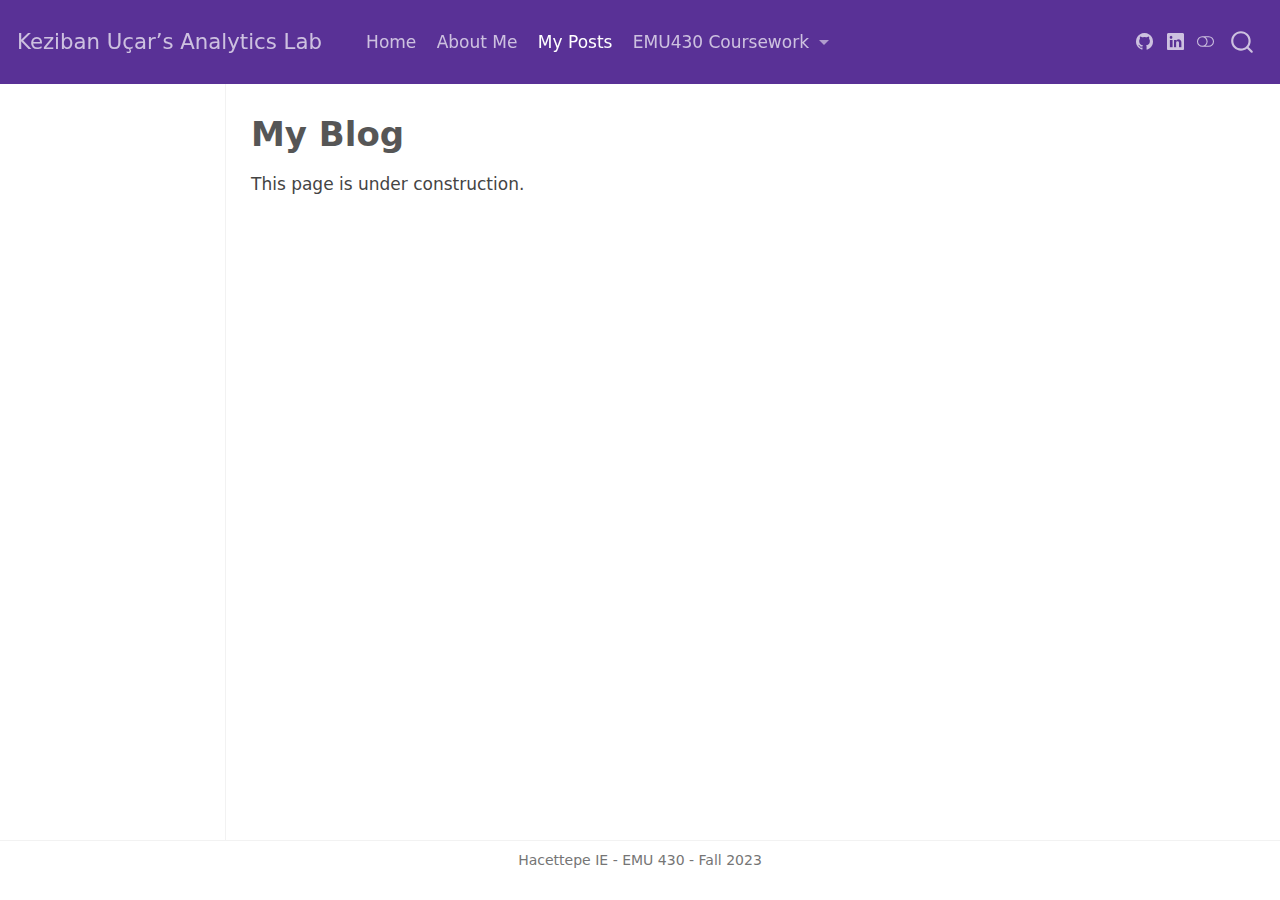
<file: docs/posts.html>
<!DOCTYPE html>
<html xmlns="http://www.w3.org/1999/xhtml" lang="en" xml:lang="en"><head>

<meta charset="utf-8">
<meta name="generator" content="quarto-1.3.450">

<meta name="viewport" content="width=device-width, initial-scale=1.0, user-scalable=yes">


<title>Keziban Uçar’s Analytics Lab - My Blog</title>
<style>
code{white-space: pre-wrap;}
span.smallcaps{font-variant: small-caps;}
div.columns{display: flex; gap: min(4vw, 1.5em);}
div.column{flex: auto; overflow-x: auto;}
div.hanging-indent{margin-left: 1.5em; text-indent: -1.5em;}
ul.task-list{list-style: none;}
ul.task-list li input[type="checkbox"] {
  width: 0.8em;
  margin: 0 0.8em 0.2em -1em; /* quarto-specific, see https://github.com/quarto-dev/quarto-cli/issues/4556 */ 
  vertical-align: middle;
}
</style>


<script src="site_libs/quarto-nav/quarto-nav.js"></script>
<script src="site_libs/quarto-nav/headroom.min.js"></script>
<script src="site_libs/clipboard/clipboard.min.js"></script>
<script src="site_libs/quarto-search/autocomplete.umd.js"></script>
<script src="site_libs/quarto-search/fuse.min.js"></script>
<script src="site_libs/quarto-search/quarto-search.js"></script>
<meta name="quarto:offset" content="./">
<script src="site_libs/quarto-html/quarto.js"></script>
<script src="site_libs/quarto-html/popper.min.js"></script>
<script src="site_libs/quarto-html/tippy.umd.min.js"></script>
<script src="site_libs/quarto-html/anchor.min.js"></script>
<link href="site_libs/quarto-html/tippy.css" rel="stylesheet">
<link href="site_libs/quarto-html/quarto-syntax-highlighting.css" rel="stylesheet" class="quarto-color-scheme" id="quarto-text-highlighting-styles">
<link href="site_libs/quarto-html/quarto-syntax-highlighting-dark.css" rel="prefetch" class="quarto-color-scheme quarto-color-alternate" id="quarto-text-highlighting-styles">
<script src="site_libs/bootstrap/bootstrap.min.js"></script>
<link href="site_libs/bootstrap/bootstrap-icons.css" rel="stylesheet">
<link href="site_libs/bootstrap/bootstrap.min.css" rel="stylesheet" class="quarto-color-scheme" id="quarto-bootstrap" data-mode="light">
<link href="site_libs/bootstrap/bootstrap-dark.min.css" rel="prefetch" class="quarto-color-scheme quarto-color-alternate" id="quarto-bootstrap" data-mode="dark">
<script id="quarto-search-options" type="application/json">{
  "location": "navbar",
  "copy-button": false,
  "collapse-after": 3,
  "panel-placement": "end",
  "type": "overlay",
  "limit": 20,
  "language": {
    "search-no-results-text": "No results",
    "search-matching-documents-text": "matching documents",
    "search-copy-link-title": "Copy link to search",
    "search-hide-matches-text": "Hide additional matches",
    "search-more-match-text": "more match in this document",
    "search-more-matches-text": "more matches in this document",
    "search-clear-button-title": "Clear",
    "search-detached-cancel-button-title": "Cancel",
    "search-submit-button-title": "Submit",
    "search-label": "Search"
  }
}</script>


<link rel="stylesheet" href="styles.css">
</head>

<body class="docked nav-fixed">

<div id="quarto-search-results"></div>
  <header id="quarto-header" class="headroom fixed-top">
    <nav class="navbar navbar-expand-lg navbar-dark ">
      <div class="navbar-container container-fluid">
      <div class="navbar-brand-container">
    <a class="navbar-brand" href="./index.html">
    <span class="navbar-title">Keziban Uçar’s Analytics Lab</span>
    </a>
  </div>
            <div id="quarto-search" class="" title="Search"></div>
          <button class="navbar-toggler" type="button" data-bs-toggle="collapse" data-bs-target="#navbarCollapse" aria-controls="navbarCollapse" aria-expanded="false" aria-label="Toggle navigation" onclick="if (window.quartoToggleHeadroom) { window.quartoToggleHeadroom(); }">
  <span class="navbar-toggler-icon"></span>
</button>
          <div class="collapse navbar-collapse" id="navbarCollapse">
            <ul class="navbar-nav navbar-nav-scroll me-auto">
  <li class="nav-item">
    <a class="nav-link" href="./index.html" rel="" target="">
 <span class="menu-text">Home</span></a>
  </li>  
  <li class="nav-item">
    <a class="nav-link" href="./about.html" rel="" target="">
 <span class="menu-text">About Me</span></a>
  </li>  
  <li class="nav-item">
    <a class="nav-link active" href="./posts.html" rel="" target="" aria-current="page">
 <span class="menu-text">My Posts</span></a>
  </li>  
  <li class="nav-item dropdown ">
    <a class="nav-link dropdown-toggle" href="#" id="nav-menu-emu430-coursework" role="button" data-bs-toggle="dropdown" aria-expanded="false" rel="" target="">
 <span class="menu-text">EMU430 Coursework</span>
    </a>
    <ul class="dropdown-menu" aria-labelledby="nav-menu-emu430-coursework">    
        <li>
    <a class="dropdown-item" href="./assignments.html" rel="" target="">
 <span class="dropdown-text">Assignments</span></a>
  </li>  
        <li>
    <a class="dropdown-item" href="./project.html" rel="" target="">
 <span class="dropdown-text">Project</span></a>
  </li>  
    </ul>
  </li>
</ul>
            <div class="quarto-navbar-tools ms-auto tools-wide">
    <a href="https://github.com/kezibanucar" rel="" title="" class="quarto-navigation-tool px-1" aria-label=""><i class="bi bi-github"></i></a>
    <a href="https://www.linkedin.com/in/keziban-u%C3%A7ar-aa849a243/" rel="" title="" class="quarto-navigation-tool px-1" aria-label=""><i class="bi bi-linkedin"></i></a>
  <a href="" class="quarto-color-scheme-toggle quarto-navigation-tool  px-1" onclick="window.quartoToggleColorScheme(); return false;" title="Toggle dark mode"><i class="bi"></i></a>
</div>
          </div> <!-- /navcollapse -->
      </div> <!-- /container-fluid -->
    </nav>
</header>
<!-- content -->
<div id="quarto-content" class="quarto-container page-columns page-rows-contents page-layout-article page-navbar">
<!-- sidebar -->
  <nav id="quarto-sidebar" class="sidebar collapse collapse-horizontal sidebar-navigation docked overflow-auto">
    
</nav>
<div id="quarto-sidebar-glass" data-bs-toggle="collapse" data-bs-target="#quarto-sidebar,#quarto-sidebar-glass"></div>
<!-- margin-sidebar -->
    <div id="quarto-margin-sidebar" class="sidebar margin-sidebar">
    </div>
<!-- main -->
<main class="content" id="quarto-document-content">

<header id="title-block-header" class="quarto-title-block default">
<div class="quarto-title">
<h1 class="title">My Blog</h1>
</div>



<div class="quarto-title-meta">

    
  
    
  </div>
  

</header>

<p>This page is under construction.</p>



<a onclick="window.scrollTo(0, 0); return false;" role="button" id="quarto-back-to-top"><i class="bi bi-arrow-up"></i> Back to top</a></main> <!-- /main -->
<script id="quarto-html-after-body" type="application/javascript">
window.document.addEventListener("DOMContentLoaded", function (event) {
  const toggleBodyColorMode = (bsSheetEl) => {
    const mode = bsSheetEl.getAttribute("data-mode");
    const bodyEl = window.document.querySelector("body");
    if (mode === "dark") {
      bodyEl.classList.add("quarto-dark");
      bodyEl.classList.remove("quarto-light");
    } else {
      bodyEl.classList.add("quarto-light");
      bodyEl.classList.remove("quarto-dark");
    }
  }
  const toggleBodyColorPrimary = () => {
    const bsSheetEl = window.document.querySelector("link#quarto-bootstrap");
    if (bsSheetEl) {
      toggleBodyColorMode(bsSheetEl);
    }
  }
  toggleBodyColorPrimary();  
  const disableStylesheet = (stylesheets) => {
    for (let i=0; i < stylesheets.length; i++) {
      const stylesheet = stylesheets[i];
      stylesheet.rel = 'prefetch';
    }
  }
  const enableStylesheet = (stylesheets) => {
    for (let i=0; i < stylesheets.length; i++) {
      const stylesheet = stylesheets[i];
      stylesheet.rel = 'stylesheet';
    }
  }
  const manageTransitions = (selector, allowTransitions) => {
    const els = window.document.querySelectorAll(selector);
    for (let i=0; i < els.length; i++) {
      const el = els[i];
      if (allowTransitions) {
        el.classList.remove('notransition');
      } else {
        el.classList.add('notransition');
      }
    }
  }
  const toggleColorMode = (alternate) => {
    // Switch the stylesheets
    const alternateStylesheets = window.document.querySelectorAll('link.quarto-color-scheme.quarto-color-alternate');
    manageTransitions('#quarto-margin-sidebar .nav-link', false);
    if (alternate) {
      enableStylesheet(alternateStylesheets);
      for (const sheetNode of alternateStylesheets) {
        if (sheetNode.id === "quarto-bootstrap") {
          toggleBodyColorMode(sheetNode);
        }
      }
    } else {
      disableStylesheet(alternateStylesheets);
      toggleBodyColorPrimary();
    }
    manageTransitions('#quarto-margin-sidebar .nav-link', true);
    // Switch the toggles
    const toggles = window.document.querySelectorAll('.quarto-color-scheme-toggle');
    for (let i=0; i < toggles.length; i++) {
      const toggle = toggles[i];
      if (toggle) {
        if (alternate) {
          toggle.classList.add("alternate");     
        } else {
          toggle.classList.remove("alternate");
        }
      }
    }
    // Hack to workaround the fact that safari doesn't
    // properly recolor the scrollbar when toggling (#1455)
    if (navigator.userAgent.indexOf('Safari') > 0 && navigator.userAgent.indexOf('Chrome') == -1) {
      manageTransitions("body", false);
      window.scrollTo(0, 1);
      setTimeout(() => {
        window.scrollTo(0, 0);
        manageTransitions("body", true);
      }, 40);  
    }
  }
  const isFileUrl = () => { 
    return window.location.protocol === 'file:';
  }
  const hasAlternateSentinel = () => {  
    let styleSentinel = getColorSchemeSentinel();
    if (styleSentinel !== null) {
      return styleSentinel === "alternate";
    } else {
      return false;
    }
  }
  const setStyleSentinel = (alternate) => {
    const value = alternate ? "alternate" : "default";
    if (!isFileUrl()) {
      window.localStorage.setItem("quarto-color-scheme", value);
    } else {
      localAlternateSentinel = value;
    }
  }
  const getColorSchemeSentinel = () => {
    if (!isFileUrl()) {
      const storageValue = window.localStorage.getItem("quarto-color-scheme");
      return storageValue != null ? storageValue : localAlternateSentinel;
    } else {
      return localAlternateSentinel;
    }
  }
  let localAlternateSentinel = 'default';
  // Dark / light mode switch
  window.quartoToggleColorScheme = () => {
    // Read the current dark / light value 
    let toAlternate = !hasAlternateSentinel();
    toggleColorMode(toAlternate);
    setStyleSentinel(toAlternate);
  };
  // Ensure there is a toggle, if there isn't float one in the top right
  if (window.document.querySelector('.quarto-color-scheme-toggle') === null) {
    const a = window.document.createElement('a');
    a.classList.add('top-right');
    a.classList.add('quarto-color-scheme-toggle');
    a.href = "";
    a.onclick = function() { try { window.quartoToggleColorScheme(); } catch {} return false; };
    const i = window.document.createElement("i");
    i.classList.add('bi');
    a.appendChild(i);
    window.document.body.appendChild(a);
  }
  // Switch to dark mode if need be
  if (hasAlternateSentinel()) {
    toggleColorMode(true);
  } else {
    toggleColorMode(false);
  }
  const icon = "";
  const anchorJS = new window.AnchorJS();
  anchorJS.options = {
    placement: 'right',
    icon: icon
  };
  anchorJS.add('.anchored');
  const isCodeAnnotation = (el) => {
    for (const clz of el.classList) {
      if (clz.startsWith('code-annotation-')) {                     
        return true;
      }
    }
    return false;
  }
  const clipboard = new window.ClipboardJS('.code-copy-button', {
    text: function(trigger) {
      const codeEl = trigger.previousElementSibling.cloneNode(true);
      for (const childEl of codeEl.children) {
        if (isCodeAnnotation(childEl)) {
          childEl.remove();
        }
      }
      return codeEl.innerText;
    }
  });
  clipboard.on('success', function(e) {
    // button target
    const button = e.trigger;
    // don't keep focus
    button.blur();
    // flash "checked"
    button.classList.add('code-copy-button-checked');
    var currentTitle = button.getAttribute("title");
    button.setAttribute("title", "Copied!");
    let tooltip;
    if (window.bootstrap) {
      button.setAttribute("data-bs-toggle", "tooltip");
      button.setAttribute("data-bs-placement", "left");
      button.setAttribute("data-bs-title", "Copied!");
      tooltip = new bootstrap.Tooltip(button, 
        { trigger: "manual", 
          customClass: "code-copy-button-tooltip",
          offset: [0, -8]});
      tooltip.show();    
    }
    setTimeout(function() {
      if (tooltip) {
        tooltip.hide();
        button.removeAttribute("data-bs-title");
        button.removeAttribute("data-bs-toggle");
        button.removeAttribute("data-bs-placement");
      }
      button.setAttribute("title", currentTitle);
      button.classList.remove('code-copy-button-checked');
    }, 1000);
    // clear code selection
    e.clearSelection();
  });
  function tippyHover(el, contentFn) {
    const config = {
      allowHTML: true,
      content: contentFn,
      maxWidth: 500,
      delay: 100,
      arrow: false,
      appendTo: function(el) {
          return el.parentElement;
      },
      interactive: true,
      interactiveBorder: 10,
      theme: 'quarto',
      placement: 'bottom-start'
    };
    window.tippy(el, config); 
  }
  const noterefs = window.document.querySelectorAll('a[role="doc-noteref"]');
  for (var i=0; i<noterefs.length; i++) {
    const ref = noterefs[i];
    tippyHover(ref, function() {
      // use id or data attribute instead here
      let href = ref.getAttribute('data-footnote-href') || ref.getAttribute('href');
      try { href = new URL(href).hash; } catch {}
      const id = href.replace(/^#\/?/, "");
      const note = window.document.getElementById(id);
      return note.innerHTML;
    });
  }
      let selectedAnnoteEl;
      const selectorForAnnotation = ( cell, annotation) => {
        let cellAttr = 'data-code-cell="' + cell + '"';
        let lineAttr = 'data-code-annotation="' +  annotation + '"';
        const selector = 'span[' + cellAttr + '][' + lineAttr + ']';
        return selector;
      }
      const selectCodeLines = (annoteEl) => {
        const doc = window.document;
        const targetCell = annoteEl.getAttribute("data-target-cell");
        const targetAnnotation = annoteEl.getAttribute("data-target-annotation");
        const annoteSpan = window.document.querySelector(selectorForAnnotation(targetCell, targetAnnotation));
        const lines = annoteSpan.getAttribute("data-code-lines").split(",");
        const lineIds = lines.map((line) => {
          return targetCell + "-" + line;
        })
        let top = null;
        let height = null;
        let parent = null;
        if (lineIds.length > 0) {
            //compute the position of the single el (top and bottom and make a div)
            const el = window.document.getElementById(lineIds[0]);
            top = el.offsetTop;
            height = el.offsetHeight;
            parent = el.parentElement.parentElement;
          if (lineIds.length > 1) {
            const lastEl = window.document.getElementById(lineIds[lineIds.length - 1]);
            const bottom = lastEl.offsetTop + lastEl.offsetHeight;
            height = bottom - top;
          }
          if (top !== null && height !== null && parent !== null) {
            // cook up a div (if necessary) and position it 
            let div = window.document.getElementById("code-annotation-line-highlight");
            if (div === null) {
              div = window.document.createElement("div");
              div.setAttribute("id", "code-annotation-line-highlight");
              div.style.position = 'absolute';
              parent.appendChild(div);
            }
            div.style.top = top - 2 + "px";
            div.style.height = height + 4 + "px";
            let gutterDiv = window.document.getElementById("code-annotation-line-highlight-gutter");
            if (gutterDiv === null) {
              gutterDiv = window.document.createElement("div");
              gutterDiv.setAttribute("id", "code-annotation-line-highlight-gutter");
              gutterDiv.style.position = 'absolute';
              const codeCell = window.document.getElementById(targetCell);
              const gutter = codeCell.querySelector('.code-annotation-gutter');
              gutter.appendChild(gutterDiv);
            }
            gutterDiv.style.top = top - 2 + "px";
            gutterDiv.style.height = height + 4 + "px";
          }
          selectedAnnoteEl = annoteEl;
        }
      };
      const unselectCodeLines = () => {
        const elementsIds = ["code-annotation-line-highlight", "code-annotation-line-highlight-gutter"];
        elementsIds.forEach((elId) => {
          const div = window.document.getElementById(elId);
          if (div) {
            div.remove();
          }
        });
        selectedAnnoteEl = undefined;
      };
      // Attach click handler to the DT
      const annoteDls = window.document.querySelectorAll('dt[data-target-cell]');
      for (const annoteDlNode of annoteDls) {
        annoteDlNode.addEventListener('click', (event) => {
          const clickedEl = event.target;
          if (clickedEl !== selectedAnnoteEl) {
            unselectCodeLines();
            const activeEl = window.document.querySelector('dt[data-target-cell].code-annotation-active');
            if (activeEl) {
              activeEl.classList.remove('code-annotation-active');
            }
            selectCodeLines(clickedEl);
            clickedEl.classList.add('code-annotation-active');
          } else {
            // Unselect the line
            unselectCodeLines();
            clickedEl.classList.remove('code-annotation-active');
          }
        });
      }
  const findCites = (el) => {
    const parentEl = el.parentElement;
    if (parentEl) {
      const cites = parentEl.dataset.cites;
      if (cites) {
        return {
          el,
          cites: cites.split(' ')
        };
      } else {
        return findCites(el.parentElement)
      }
    } else {
      return undefined;
    }
  };
  var bibliorefs = window.document.querySelectorAll('a[role="doc-biblioref"]');
  for (var i=0; i<bibliorefs.length; i++) {
    const ref = bibliorefs[i];
    const citeInfo = findCites(ref);
    if (citeInfo) {
      tippyHover(citeInfo.el, function() {
        var popup = window.document.createElement('div');
        citeInfo.cites.forEach(function(cite) {
          var citeDiv = window.document.createElement('div');
          citeDiv.classList.add('hanging-indent');
          citeDiv.classList.add('csl-entry');
          var biblioDiv = window.document.getElementById('ref-' + cite);
          if (biblioDiv) {
            citeDiv.innerHTML = biblioDiv.innerHTML;
          }
          popup.appendChild(citeDiv);
        });
        return popup.innerHTML;
      });
    }
  }
});
</script>
</div> <!-- /content -->
<footer class="footer">
  <div class="nav-footer">
    <div class="nav-footer-left">
      &nbsp;
    </div>   
    <div class="nav-footer-center">Hacettepe IE - EMU 430 - Fall 2023</div>
    <div class="nav-footer-right">
      &nbsp;
    </div>
  </div>
</footer>



</body></html>
</file>
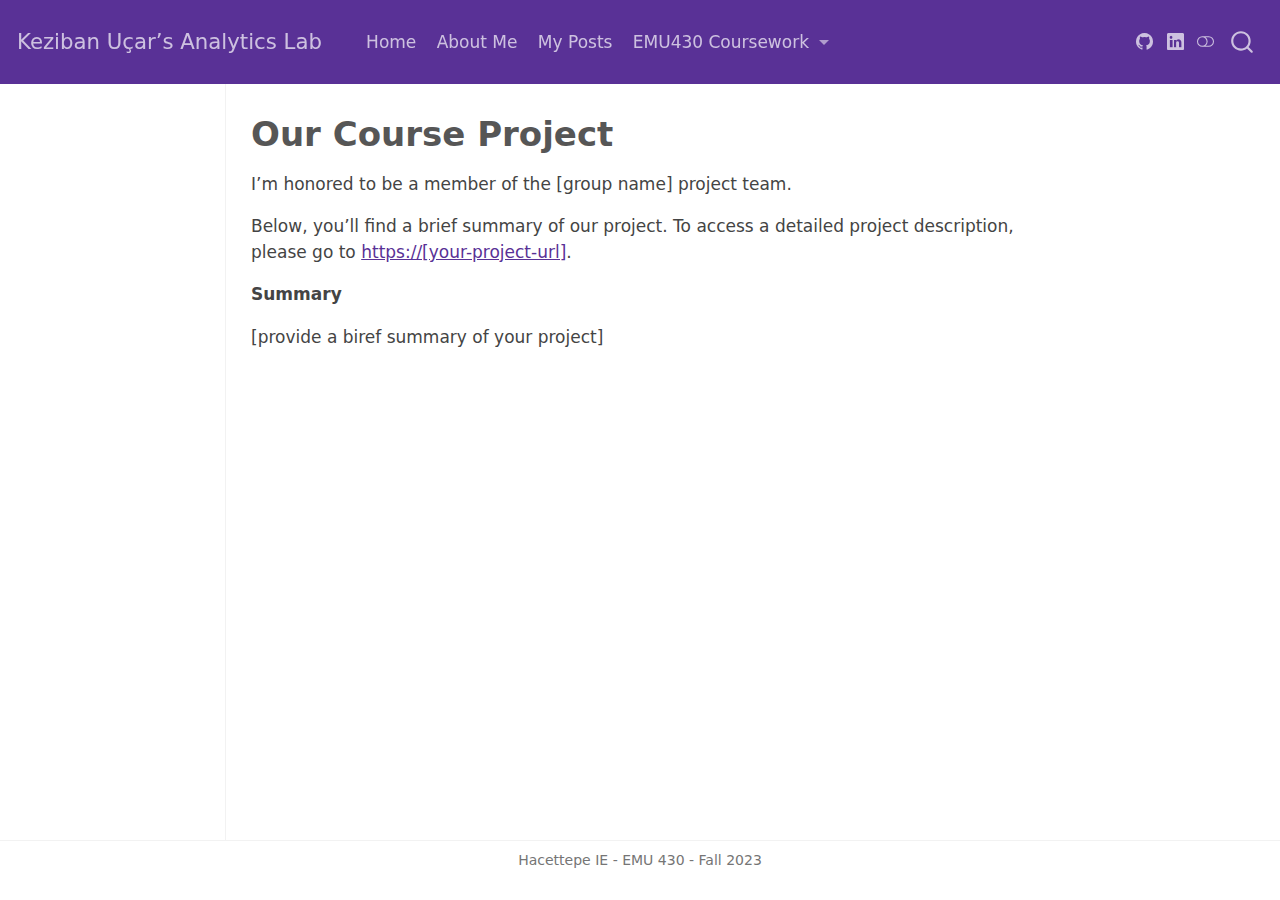
<file: docs/project.html>
<!DOCTYPE html>
<html xmlns="http://www.w3.org/1999/xhtml" lang="en" xml:lang="en"><head>

<meta charset="utf-8">
<meta name="generator" content="quarto-1.3.450">

<meta name="viewport" content="width=device-width, initial-scale=1.0, user-scalable=yes">


<title>Keziban Uçar’s Analytics Lab - Our Course Project</title>
<style>
code{white-space: pre-wrap;}
span.smallcaps{font-variant: small-caps;}
div.columns{display: flex; gap: min(4vw, 1.5em);}
div.column{flex: auto; overflow-x: auto;}
div.hanging-indent{margin-left: 1.5em; text-indent: -1.5em;}
ul.task-list{list-style: none;}
ul.task-list li input[type="checkbox"] {
  width: 0.8em;
  margin: 0 0.8em 0.2em -1em; /* quarto-specific, see https://github.com/quarto-dev/quarto-cli/issues/4556 */ 
  vertical-align: middle;
}
</style>


<script src="site_libs/quarto-nav/quarto-nav.js"></script>
<script src="site_libs/quarto-nav/headroom.min.js"></script>
<script src="site_libs/clipboard/clipboard.min.js"></script>
<script src="site_libs/quarto-search/autocomplete.umd.js"></script>
<script src="site_libs/quarto-search/fuse.min.js"></script>
<script src="site_libs/quarto-search/quarto-search.js"></script>
<meta name="quarto:offset" content="./">
<script src="site_libs/quarto-html/quarto.js"></script>
<script src="site_libs/quarto-html/popper.min.js"></script>
<script src="site_libs/quarto-html/tippy.umd.min.js"></script>
<script src="site_libs/quarto-html/anchor.min.js"></script>
<link href="site_libs/quarto-html/tippy.css" rel="stylesheet">
<link href="site_libs/quarto-html/quarto-syntax-highlighting.css" rel="stylesheet" class="quarto-color-scheme" id="quarto-text-highlighting-styles">
<link href="site_libs/quarto-html/quarto-syntax-highlighting-dark.css" rel="prefetch" class="quarto-color-scheme quarto-color-alternate" id="quarto-text-highlighting-styles">
<script src="site_libs/bootstrap/bootstrap.min.js"></script>
<link href="site_libs/bootstrap/bootstrap-icons.css" rel="stylesheet">
<link href="site_libs/bootstrap/bootstrap.min.css" rel="stylesheet" class="quarto-color-scheme" id="quarto-bootstrap" data-mode="light">
<link href="site_libs/bootstrap/bootstrap-dark.min.css" rel="prefetch" class="quarto-color-scheme quarto-color-alternate" id="quarto-bootstrap" data-mode="dark">
<script id="quarto-search-options" type="application/json">{
  "location": "navbar",
  "copy-button": false,
  "collapse-after": 3,
  "panel-placement": "end",
  "type": "overlay",
  "limit": 20,
  "language": {
    "search-no-results-text": "No results",
    "search-matching-documents-text": "matching documents",
    "search-copy-link-title": "Copy link to search",
    "search-hide-matches-text": "Hide additional matches",
    "search-more-match-text": "more match in this document",
    "search-more-matches-text": "more matches in this document",
    "search-clear-button-title": "Clear",
    "search-detached-cancel-button-title": "Cancel",
    "search-submit-button-title": "Submit",
    "search-label": "Search"
  }
}</script>


<link rel="stylesheet" href="styles.css">
</head>

<body class="docked nav-fixed">

<div id="quarto-search-results"></div>
  <header id="quarto-header" class="headroom fixed-top">
    <nav class="navbar navbar-expand-lg navbar-dark ">
      <div class="navbar-container container-fluid">
      <div class="navbar-brand-container">
    <a class="navbar-brand" href="./index.html">
    <span class="navbar-title">Keziban Uçar’s Analytics Lab</span>
    </a>
  </div>
            <div id="quarto-search" class="" title="Search"></div>
          <button class="navbar-toggler" type="button" data-bs-toggle="collapse" data-bs-target="#navbarCollapse" aria-controls="navbarCollapse" aria-expanded="false" aria-label="Toggle navigation" onclick="if (window.quartoToggleHeadroom) { window.quartoToggleHeadroom(); }">
  <span class="navbar-toggler-icon"></span>
</button>
          <div class="collapse navbar-collapse" id="navbarCollapse">
            <ul class="navbar-nav navbar-nav-scroll me-auto">
  <li class="nav-item">
    <a class="nav-link" href="./index.html" rel="" target="">
 <span class="menu-text">Home</span></a>
  </li>  
  <li class="nav-item">
    <a class="nav-link" href="./about.html" rel="" target="">
 <span class="menu-text">About Me</span></a>
  </li>  
  <li class="nav-item">
    <a class="nav-link" href="./posts.html" rel="" target="">
 <span class="menu-text">My Posts</span></a>
  </li>  
  <li class="nav-item dropdown ">
    <a class="nav-link dropdown-toggle" href="#" id="nav-menu-emu430-coursework" role="button" data-bs-toggle="dropdown" aria-expanded="false" rel="" target="">
 <span class="menu-text">EMU430 Coursework</span>
    </a>
    <ul class="dropdown-menu" aria-labelledby="nav-menu-emu430-coursework">    
        <li>
    <a class="dropdown-item" href="./assignments.html" rel="" target="">
 <span class="dropdown-text">Assignments</span></a>
  </li>  
        <li>
    <a class="dropdown-item" href="./project.html" rel="" target="">
 <span class="dropdown-text">Project</span></a>
  </li>  
    </ul>
  </li>
</ul>
            <div class="quarto-navbar-tools ms-auto tools-wide">
    <a href="https://github.com/kezibanucar" rel="" title="" class="quarto-navigation-tool px-1" aria-label=""><i class="bi bi-github"></i></a>
    <a href="https://www.linkedin.com/in/keziban-u%C3%A7ar-aa849a243/" rel="" title="" class="quarto-navigation-tool px-1" aria-label=""><i class="bi bi-linkedin"></i></a>
  <a href="" class="quarto-color-scheme-toggle quarto-navigation-tool  px-1" onclick="window.quartoToggleColorScheme(); return false;" title="Toggle dark mode"><i class="bi"></i></a>
</div>
          </div> <!-- /navcollapse -->
      </div> <!-- /container-fluid -->
    </nav>
</header>
<!-- content -->
<div id="quarto-content" class="quarto-container page-columns page-rows-contents page-layout-article page-navbar">
<!-- sidebar -->
  <nav id="quarto-sidebar" class="sidebar collapse collapse-horizontal sidebar-navigation docked overflow-auto">
    
</nav>
<div id="quarto-sidebar-glass" data-bs-toggle="collapse" data-bs-target="#quarto-sidebar,#quarto-sidebar-glass"></div>
<!-- margin-sidebar -->
    <div id="quarto-margin-sidebar" class="sidebar margin-sidebar">
    </div>
<!-- main -->
<main class="content" id="quarto-document-content">

<header id="title-block-header" class="quarto-title-block default">
<div class="quarto-title">
<h1 class="title">Our Course Project</h1>
</div>



<div class="quarto-title-meta">

    
  
    
  </div>
  

</header>

<p>I’m honored to be a member of the [group name] project team.</p>
<p>Below, you’ll find a brief summary of our project. To access a detailed project description, please go to <a href="#0" class="uri">https://[your-project-url]</a>.</p>
<p><strong>Summary</strong></p>
<p>[provide a biref summary of your project]</p>



<a onclick="window.scrollTo(0, 0); return false;" role="button" id="quarto-back-to-top"><i class="bi bi-arrow-up"></i> Back to top</a></main> <!-- /main -->
<script id="quarto-html-after-body" type="application/javascript">
window.document.addEventListener("DOMContentLoaded", function (event) {
  const toggleBodyColorMode = (bsSheetEl) => {
    const mode = bsSheetEl.getAttribute("data-mode");
    const bodyEl = window.document.querySelector("body");
    if (mode === "dark") {
      bodyEl.classList.add("quarto-dark");
      bodyEl.classList.remove("quarto-light");
    } else {
      bodyEl.classList.add("quarto-light");
      bodyEl.classList.remove("quarto-dark");
    }
  }
  const toggleBodyColorPrimary = () => {
    const bsSheetEl = window.document.querySelector("link#quarto-bootstrap");
    if (bsSheetEl) {
      toggleBodyColorMode(bsSheetEl);
    }
  }
  toggleBodyColorPrimary();  
  const disableStylesheet = (stylesheets) => {
    for (let i=0; i < stylesheets.length; i++) {
      const stylesheet = stylesheets[i];
      stylesheet.rel = 'prefetch';
    }
  }
  const enableStylesheet = (stylesheets) => {
    for (let i=0; i < stylesheets.length; i++) {
      const stylesheet = stylesheets[i];
      stylesheet.rel = 'stylesheet';
    }
  }
  const manageTransitions = (selector, allowTransitions) => {
    const els = window.document.querySelectorAll(selector);
    for (let i=0; i < els.length; i++) {
      const el = els[i];
      if (allowTransitions) {
        el.classList.remove('notransition');
      } else {
        el.classList.add('notransition');
      }
    }
  }
  const toggleColorMode = (alternate) => {
    // Switch the stylesheets
    const alternateStylesheets = window.document.querySelectorAll('link.quarto-color-scheme.quarto-color-alternate');
    manageTransitions('#quarto-margin-sidebar .nav-link', false);
    if (alternate) {
      enableStylesheet(alternateStylesheets);
      for (const sheetNode of alternateStylesheets) {
        if (sheetNode.id === "quarto-bootstrap") {
          toggleBodyColorMode(sheetNode);
        }
      }
    } else {
      disableStylesheet(alternateStylesheets);
      toggleBodyColorPrimary();
    }
    manageTransitions('#quarto-margin-sidebar .nav-link', true);
    // Switch the toggles
    const toggles = window.document.querySelectorAll('.quarto-color-scheme-toggle');
    for (let i=0; i < toggles.length; i++) {
      const toggle = toggles[i];
      if (toggle) {
        if (alternate) {
          toggle.classList.add("alternate");     
        } else {
          toggle.classList.remove("alternate");
        }
      }
    }
    // Hack to workaround the fact that safari doesn't
    // properly recolor the scrollbar when toggling (#1455)
    if (navigator.userAgent.indexOf('Safari') > 0 && navigator.userAgent.indexOf('Chrome') == -1) {
      manageTransitions("body", false);
      window.scrollTo(0, 1);
      setTimeout(() => {
        window.scrollTo(0, 0);
        manageTransitions("body", true);
      }, 40);  
    }
  }
  const isFileUrl = () => { 
    return window.location.protocol === 'file:';
  }
  const hasAlternateSentinel = () => {  
    let styleSentinel = getColorSchemeSentinel();
    if (styleSentinel !== null) {
      return styleSentinel === "alternate";
    } else {
      return false;
    }
  }
  const setStyleSentinel = (alternate) => {
    const value = alternate ? "alternate" : "default";
    if (!isFileUrl()) {
      window.localStorage.setItem("quarto-color-scheme", value);
    } else {
      localAlternateSentinel = value;
    }
  }
  const getColorSchemeSentinel = () => {
    if (!isFileUrl()) {
      const storageValue = window.localStorage.getItem("quarto-color-scheme");
      return storageValue != null ? storageValue : localAlternateSentinel;
    } else {
      return localAlternateSentinel;
    }
  }
  let localAlternateSentinel = 'default';
  // Dark / light mode switch
  window.quartoToggleColorScheme = () => {
    // Read the current dark / light value 
    let toAlternate = !hasAlternateSentinel();
    toggleColorMode(toAlternate);
    setStyleSentinel(toAlternate);
  };
  // Ensure there is a toggle, if there isn't float one in the top right
  if (window.document.querySelector('.quarto-color-scheme-toggle') === null) {
    const a = window.document.createElement('a');
    a.classList.add('top-right');
    a.classList.add('quarto-color-scheme-toggle');
    a.href = "";
    a.onclick = function() { try { window.quartoToggleColorScheme(); } catch {} return false; };
    const i = window.document.createElement("i");
    i.classList.add('bi');
    a.appendChild(i);
    window.document.body.appendChild(a);
  }
  // Switch to dark mode if need be
  if (hasAlternateSentinel()) {
    toggleColorMode(true);
  } else {
    toggleColorMode(false);
  }
  const icon = "";
  const anchorJS = new window.AnchorJS();
  anchorJS.options = {
    placement: 'right',
    icon: icon
  };
  anchorJS.add('.anchored');
  const isCodeAnnotation = (el) => {
    for (const clz of el.classList) {
      if (clz.startsWith('code-annotation-')) {                     
        return true;
      }
    }
    return false;
  }
  const clipboard = new window.ClipboardJS('.code-copy-button', {
    text: function(trigger) {
      const codeEl = trigger.previousElementSibling.cloneNode(true);
      for (const childEl of codeEl.children) {
        if (isCodeAnnotation(childEl)) {
          childEl.remove();
        }
      }
      return codeEl.innerText;
    }
  });
  clipboard.on('success', function(e) {
    // button target
    const button = e.trigger;
    // don't keep focus
    button.blur();
    // flash "checked"
    button.classList.add('code-copy-button-checked');
    var currentTitle = button.getAttribute("title");
    button.setAttribute("title", "Copied!");
    let tooltip;
    if (window.bootstrap) {
      button.setAttribute("data-bs-toggle", "tooltip");
      button.setAttribute("data-bs-placement", "left");
      button.setAttribute("data-bs-title", "Copied!");
      tooltip = new bootstrap.Tooltip(button, 
        { trigger: "manual", 
          customClass: "code-copy-button-tooltip",
          offset: [0, -8]});
      tooltip.show();    
    }
    setTimeout(function() {
      if (tooltip) {
        tooltip.hide();
        button.removeAttribute("data-bs-title");
        button.removeAttribute("data-bs-toggle");
        button.removeAttribute("data-bs-placement");
      }
      button.setAttribute("title", currentTitle);
      button.classList.remove('code-copy-button-checked');
    }, 1000);
    // clear code selection
    e.clearSelection();
  });
  function tippyHover(el, contentFn) {
    const config = {
      allowHTML: true,
      content: contentFn,
      maxWidth: 500,
      delay: 100,
      arrow: false,
      appendTo: function(el) {
          return el.parentElement;
      },
      interactive: true,
      interactiveBorder: 10,
      theme: 'quarto',
      placement: 'bottom-start'
    };
    window.tippy(el, config); 
  }
  const noterefs = window.document.querySelectorAll('a[role="doc-noteref"]');
  for (var i=0; i<noterefs.length; i++) {
    const ref = noterefs[i];
    tippyHover(ref, function() {
      // use id or data attribute instead here
      let href = ref.getAttribute('data-footnote-href') || ref.getAttribute('href');
      try { href = new URL(href).hash; } catch {}
      const id = href.replace(/^#\/?/, "");
      const note = window.document.getElementById(id);
      return note.innerHTML;
    });
  }
      let selectedAnnoteEl;
      const selectorForAnnotation = ( cell, annotation) => {
        let cellAttr = 'data-code-cell="' + cell + '"';
        let lineAttr = 'data-code-annotation="' +  annotation + '"';
        const selector = 'span[' + cellAttr + '][' + lineAttr + ']';
        return selector;
      }
      const selectCodeLines = (annoteEl) => {
        const doc = window.document;
        const targetCell = annoteEl.getAttribute("data-target-cell");
        const targetAnnotation = annoteEl.getAttribute("data-target-annotation");
        const annoteSpan = window.document.querySelector(selectorForAnnotation(targetCell, targetAnnotation));
        const lines = annoteSpan.getAttribute("data-code-lines").split(",");
        const lineIds = lines.map((line) => {
          return targetCell + "-" + line;
        })
        let top = null;
        let height = null;
        let parent = null;
        if (lineIds.length > 0) {
            //compute the position of the single el (top and bottom and make a div)
            const el = window.document.getElementById(lineIds[0]);
            top = el.offsetTop;
            height = el.offsetHeight;
            parent = el.parentElement.parentElement;
          if (lineIds.length > 1) {
            const lastEl = window.document.getElementById(lineIds[lineIds.length - 1]);
            const bottom = lastEl.offsetTop + lastEl.offsetHeight;
            height = bottom - top;
          }
          if (top !== null && height !== null && parent !== null) {
            // cook up a div (if necessary) and position it 
            let div = window.document.getElementById("code-annotation-line-highlight");
            if (div === null) {
              div = window.document.createElement("div");
              div.setAttribute("id", "code-annotation-line-highlight");
              div.style.position = 'absolute';
              parent.appendChild(div);
            }
            div.style.top = top - 2 + "px";
            div.style.height = height + 4 + "px";
            let gutterDiv = window.document.getElementById("code-annotation-line-highlight-gutter");
            if (gutterDiv === null) {
              gutterDiv = window.document.createElement("div");
              gutterDiv.setAttribute("id", "code-annotation-line-highlight-gutter");
              gutterDiv.style.position = 'absolute';
              const codeCell = window.document.getElementById(targetCell);
              const gutter = codeCell.querySelector('.code-annotation-gutter');
              gutter.appendChild(gutterDiv);
            }
            gutterDiv.style.top = top - 2 + "px";
            gutterDiv.style.height = height + 4 + "px";
          }
          selectedAnnoteEl = annoteEl;
        }
      };
      const unselectCodeLines = () => {
        const elementsIds = ["code-annotation-line-highlight", "code-annotation-line-highlight-gutter"];
        elementsIds.forEach((elId) => {
          const div = window.document.getElementById(elId);
          if (div) {
            div.remove();
          }
        });
        selectedAnnoteEl = undefined;
      };
      // Attach click handler to the DT
      const annoteDls = window.document.querySelectorAll('dt[data-target-cell]');
      for (const annoteDlNode of annoteDls) {
        annoteDlNode.addEventListener('click', (event) => {
          const clickedEl = event.target;
          if (clickedEl !== selectedAnnoteEl) {
            unselectCodeLines();
            const activeEl = window.document.querySelector('dt[data-target-cell].code-annotation-active');
            if (activeEl) {
              activeEl.classList.remove('code-annotation-active');
            }
            selectCodeLines(clickedEl);
            clickedEl.classList.add('code-annotation-active');
          } else {
            // Unselect the line
            unselectCodeLines();
            clickedEl.classList.remove('code-annotation-active');
          }
        });
      }
  const findCites = (el) => {
    const parentEl = el.parentElement;
    if (parentEl) {
      const cites = parentEl.dataset.cites;
      if (cites) {
        return {
          el,
          cites: cites.split(' ')
        };
      } else {
        return findCites(el.parentElement)
      }
    } else {
      return undefined;
    }
  };
  var bibliorefs = window.document.querySelectorAll('a[role="doc-biblioref"]');
  for (var i=0; i<bibliorefs.length; i++) {
    const ref = bibliorefs[i];
    const citeInfo = findCites(ref);
    if (citeInfo) {
      tippyHover(citeInfo.el, function() {
        var popup = window.document.createElement('div');
        citeInfo.cites.forEach(function(cite) {
          var citeDiv = window.document.createElement('div');
          citeDiv.classList.add('hanging-indent');
          citeDiv.classList.add('csl-entry');
          var biblioDiv = window.document.getElementById('ref-' + cite);
          if (biblioDiv) {
            citeDiv.innerHTML = biblioDiv.innerHTML;
          }
          popup.appendChild(citeDiv);
        });
        return popup.innerHTML;
      });
    }
  }
});
</script>
</div> <!-- /content -->
<footer class="footer">
  <div class="nav-footer">
    <div class="nav-footer-left">
      &nbsp;
    </div>   
    <div class="nav-footer-center">Hacettepe IE - EMU 430 - Fall 2023</div>
    <div class="nav-footer-right">
      &nbsp;
    </div>
  </div>
</footer>



</body></html>
</file>
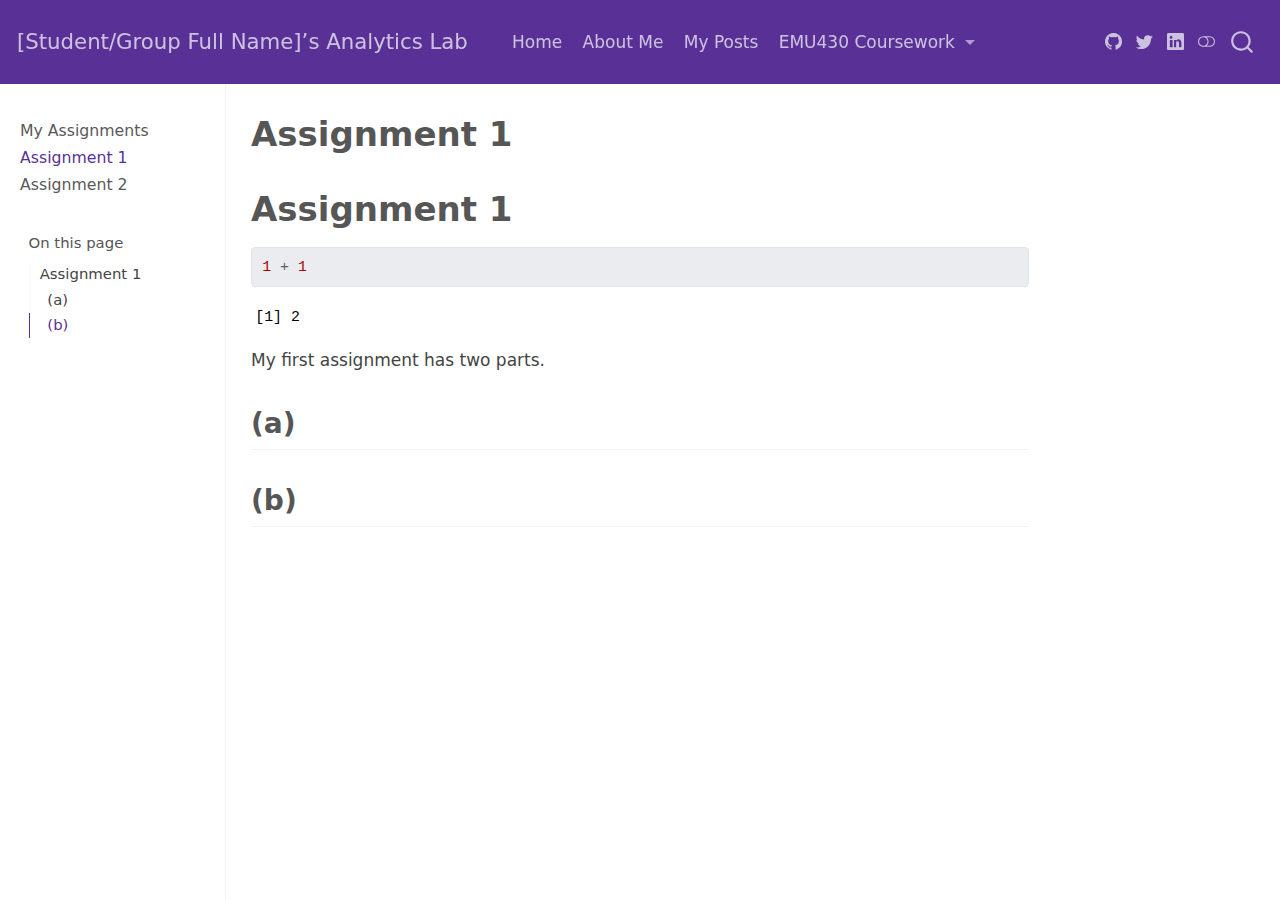
<file: _site/assignments/assignment-1.html>
<!DOCTYPE html>
<html xmlns="http://www.w3.org/1999/xhtml" lang="en" xml:lang="en"><head>

<meta charset="utf-8">
<meta name="generator" content="quarto-1.3.450">

<meta name="viewport" content="width=device-width, initial-scale=1.0, user-scalable=yes">


<title>[Student/Group Full Name]’s Analytics Lab - Assignment 1</title>
<style>
code{white-space: pre-wrap;}
span.smallcaps{font-variant: small-caps;}
div.columns{display: flex; gap: min(4vw, 1.5em);}
div.column{flex: auto; overflow-x: auto;}
div.hanging-indent{margin-left: 1.5em; text-indent: -1.5em;}
ul.task-list{list-style: none;}
ul.task-list li input[type="checkbox"] {
  width: 0.8em;
  margin: 0 0.8em 0.2em -1em; /* quarto-specific, see https://github.com/quarto-dev/quarto-cli/issues/4556 */ 
  vertical-align: middle;
}
/* CSS for syntax highlighting */
pre > code.sourceCode { white-space: pre; position: relative; }
pre > code.sourceCode > span { display: inline-block; line-height: 1.25; }
pre > code.sourceCode > span:empty { height: 1.2em; }
.sourceCode { overflow: visible; }
code.sourceCode > span { color: inherit; text-decoration: inherit; }
div.sourceCode { margin: 1em 0; }
pre.sourceCode { margin: 0; }
@media screen {
div.sourceCode { overflow: auto; }
}
@media print {
pre > code.sourceCode { white-space: pre-wrap; }
pre > code.sourceCode > span { text-indent: -5em; padding-left: 5em; }
}
pre.numberSource code
  { counter-reset: source-line 0; }
pre.numberSource code > span
  { position: relative; left: -4em; counter-increment: source-line; }
pre.numberSource code > span > a:first-child::before
  { content: counter(source-line);
    position: relative; left: -1em; text-align: right; vertical-align: baseline;
    border: none; display: inline-block;
    -webkit-touch-callout: none; -webkit-user-select: none;
    -khtml-user-select: none; -moz-user-select: none;
    -ms-user-select: none; user-select: none;
    padding: 0 4px; width: 4em;
  }
pre.numberSource { margin-left: 3em;  padding-left: 4px; }
div.sourceCode
  {   }
@media screen {
pre > code.sourceCode > span > a:first-child::before { text-decoration: underline; }
}
</style>


<script src="../site_libs/quarto-nav/quarto-nav.js"></script>
<script src="../site_libs/quarto-nav/headroom.min.js"></script>
<script src="../site_libs/clipboard/clipboard.min.js"></script>
<script src="../site_libs/quarto-search/autocomplete.umd.js"></script>
<script src="../site_libs/quarto-search/fuse.min.js"></script>
<script src="../site_libs/quarto-search/quarto-search.js"></script>
<meta name="quarto:offset" content="../">
<script src="../site_libs/quarto-html/quarto.js"></script>
<script src="../site_libs/quarto-html/popper.min.js"></script>
<script src="../site_libs/quarto-html/tippy.umd.min.js"></script>
<script src="../site_libs/quarto-html/anchor.min.js"></script>
<link href="../site_libs/quarto-html/tippy.css" rel="stylesheet">
<link href="../site_libs/quarto-html/quarto-syntax-highlighting.css" rel="stylesheet" class="quarto-color-scheme" id="quarto-text-highlighting-styles">
<link href="../site_libs/quarto-html/quarto-syntax-highlighting-dark.css" rel="prefetch" class="quarto-color-scheme quarto-color-alternate" id="quarto-text-highlighting-styles">
<script src="../site_libs/bootstrap/bootstrap.min.js"></script>
<link href="../site_libs/bootstrap/bootstrap-icons.css" rel="stylesheet">
<link href="../site_libs/bootstrap/bootstrap.min.css" rel="stylesheet" class="quarto-color-scheme" id="quarto-bootstrap" data-mode="light">
<link href="../site_libs/bootstrap/bootstrap-dark.min.css" rel="prefetch" class="quarto-color-scheme quarto-color-alternate" id="quarto-bootstrap" data-mode="dark">
<script id="quarto-search-options" type="application/json">{
  "location": "navbar",
  "copy-button": false,
  "collapse-after": 3,
  "panel-placement": "end",
  "type": "overlay",
  "limit": 20,
  "language": {
    "search-no-results-text": "No results",
    "search-matching-documents-text": "matching documents",
    "search-copy-link-title": "Copy link to search",
    "search-hide-matches-text": "Hide additional matches",
    "search-more-match-text": "more match in this document",
    "search-more-matches-text": "more matches in this document",
    "search-clear-button-title": "Clear",
    "search-detached-cancel-button-title": "Cancel",
    "search-submit-button-title": "Submit",
    "search-label": "Search"
  }
}</script>


<link rel="stylesheet" href="../styles.css">
</head>

<body class="nav-sidebar docked nav-fixed">

<div id="quarto-search-results"></div>
  <header id="quarto-header" class="headroom fixed-top">
    <nav class="navbar navbar-expand-lg navbar-dark ">
      <div class="navbar-container container-fluid">
      <div class="navbar-brand-container">
    <a class="navbar-brand" href="../index.html">
    <span class="navbar-title">[Student/Group Full Name]’s Analytics Lab</span>
    </a>
  </div>
            <div id="quarto-search" class="" title="Search"></div>
          <button class="navbar-toggler" type="button" data-bs-toggle="collapse" data-bs-target="#navbarCollapse" aria-controls="navbarCollapse" aria-expanded="false" aria-label="Toggle navigation" onclick="if (window.quartoToggleHeadroom) { window.quartoToggleHeadroom(); }">
  <span class="navbar-toggler-icon"></span>
</button>
          <div class="collapse navbar-collapse" id="navbarCollapse">
            <ul class="navbar-nav navbar-nav-scroll me-auto">
  <li class="nav-item">
    <a class="nav-link" href="../index.html" rel="" target="">
 <span class="menu-text">Home</span></a>
  </li>  
  <li class="nav-item">
    <a class="nav-link" href="../about.html" rel="" target="">
 <span class="menu-text">About Me</span></a>
  </li>  
  <li class="nav-item">
    <a class="nav-link" href="../posts.html" rel="" target="">
 <span class="menu-text">My Posts</span></a>
  </li>  
  <li class="nav-item dropdown ">
    <a class="nav-link dropdown-toggle" href="#" id="nav-menu-emu430-coursework" role="button" data-bs-toggle="dropdown" aria-expanded="false" rel="" target="">
 <span class="menu-text">EMU430 Coursework</span>
    </a>
    <ul class="dropdown-menu" aria-labelledby="nav-menu-emu430-coursework">    
        <li>
    <a class="dropdown-item" href="../assignments.html" rel="" target="">
 <span class="dropdown-text">Assignments</span></a>
  </li>  
        <li>
    <a class="dropdown-item" href="../project.html" rel="" target="">
 <span class="dropdown-text">Project</span></a>
  </li>  
    </ul>
  </li>
</ul>
            <div class="quarto-navbar-tools ms-auto tools-wide">
    <a href="https://twitter.com" rel="" title="" class="quarto-navigation-tool px-1" aria-label=""><i class="bi bi-github"></i></a>
    <a href="https://twitter.com" rel="" title="" class="quarto-navigation-tool px-1" aria-label=""><i class="bi bi-twitter"></i></a>
    <a href="https://linkedin.com" rel="" title="" class="quarto-navigation-tool px-1" aria-label=""><i class="bi bi-linkedin"></i></a>
  <a href="" class="quarto-color-scheme-toggle quarto-navigation-tool  px-1" onclick="window.quartoToggleColorScheme(); return false;" title="Toggle dark mode"><i class="bi"></i></a>
</div>
          </div> <!-- /navcollapse -->
      </div> <!-- /container-fluid -->
    </nav>
  <nav class="quarto-secondary-nav">
    <div class="container-fluid d-flex">
      <button type="button" class="quarto-btn-toggle btn" data-bs-toggle="collapse" data-bs-target="#quarto-sidebar,#quarto-sidebar-glass" aria-controls="quarto-sidebar" aria-expanded="false" aria-label="Toggle sidebar navigation" onclick="if (window.quartoToggleHeadroom) { window.quartoToggleHeadroom(); }">
        <i class="bi bi-layout-text-sidebar-reverse"></i>
      </button>
      <nav class="quarto-page-breadcrumbs" aria-label="breadcrumb"><ol class="breadcrumb"><li class="breadcrumb-item"><a href="../assignments/assignment-1.html">Assignment 1</a></li></ol></nav>
      <a class="flex-grow-1" role="button" data-bs-toggle="collapse" data-bs-target="#quarto-sidebar,#quarto-sidebar-glass" aria-controls="quarto-sidebar" aria-expanded="false" aria-label="Toggle sidebar navigation" onclick="if (window.quartoToggleHeadroom) { window.quartoToggleHeadroom(); }">      
      </a>
    </div>
  </nav>
</header>
<!-- content -->
<div id="quarto-content" class="quarto-container page-columns page-rows-contents page-layout-article page-navbar">
<!-- sidebar -->
  <nav id="quarto-sidebar" class="sidebar collapse collapse-horizontal sidebar-navigation docked overflow-auto">
    <div class="sidebar-menu-container"> 
    <ul class="list-unstyled mt-1">
        <li class="sidebar-item">
  <div class="sidebar-item-container"> 
  <a href="../assignments.html" class="sidebar-item-text sidebar-link">
 <span class="menu-text">My Assignments</span></a>
  </div>
</li>
        <li class="sidebar-item">
  <div class="sidebar-item-container"> 
  <a href="../assignments/assignment-1.html" class="sidebar-item-text sidebar-link active">
 <span class="menu-text">Assignment 1</span></a>
  </div>
</li>
        <li class="sidebar-item">
  <div class="sidebar-item-container"> 
  <a href="../assignments/assignment-2.html" class="sidebar-item-text sidebar-link">
 <span class="menu-text">Assignment 2</span></a>
  </div>
</li>
    </ul>
    </div>
    <nav id="TOC" role="doc-toc" class="toc-active">
    <h2 id="toc-title">On this page</h2>
   
  <ul>
  <li><a href="#assignment-1" id="toc-assignment-1" class="nav-link active" data-scroll-target="#assignment-1">Assignment 1</a>
  <ul class="collapse">
  <li><a href="#a" id="toc-a" class="nav-link" data-scroll-target="#a">(a)</a></li>
  <li><a href="#b" id="toc-b" class="nav-link" data-scroll-target="#b">(b)</a></li>
  </ul></li>
  </ul>
</nav>
</nav>
<div id="quarto-sidebar-glass" data-bs-toggle="collapse" data-bs-target="#quarto-sidebar,#quarto-sidebar-glass"></div>
<!-- margin-sidebar -->
    <div id="quarto-margin-sidebar" class="sidebar margin-sidebar">
    </div>
<!-- main -->
<main class="content" id="quarto-document-content">

<header id="title-block-header" class="quarto-title-block default">
<div class="quarto-title">
<h1 class="title">Assignment 1</h1>
</div>



<div class="quarto-title-meta">

    
  
    
  </div>
  

</header>

<section id="assignment-1" class="level1">
<h1>Assignment 1</h1>
<div class="cell">
<div class="sourceCode cell-code" id="cb1"><pre class="sourceCode r code-with-copy"><code class="sourceCode r"><span id="cb1-1"><a href="#cb1-1" aria-hidden="true" tabindex="-1"></a><span class="dv">1</span> <span class="sc">+</span> <span class="dv">1</span></span></code><button title="Copy to Clipboard" class="code-copy-button"><i class="bi"></i></button></pre></div>
<div class="cell-output cell-output-stdout">
<pre><code>[1] 2</code></pre>
</div>
</div>
<p>My first assignment has two parts.</p>
<section id="a" class="level2">
<h2 class="anchored" data-anchor-id="a">(a)</h2>
</section>
<section id="b" class="level2">
<h2 class="anchored" data-anchor-id="b">(b)</h2>


</section>
</section>

</main> <!-- /main -->
<script id="quarto-html-after-body" type="application/javascript">
window.document.addEventListener("DOMContentLoaded", function (event) {
  const toggleBodyColorMode = (bsSheetEl) => {
    const mode = bsSheetEl.getAttribute("data-mode");
    const bodyEl = window.document.querySelector("body");
    if (mode === "dark") {
      bodyEl.classList.add("quarto-dark");
      bodyEl.classList.remove("quarto-light");
    } else {
      bodyEl.classList.add("quarto-light");
      bodyEl.classList.remove("quarto-dark");
    }
  }
  const toggleBodyColorPrimary = () => {
    const bsSheetEl = window.document.querySelector("link#quarto-bootstrap");
    if (bsSheetEl) {
      toggleBodyColorMode(bsSheetEl);
    }
  }
  toggleBodyColorPrimary();  
  const disableStylesheet = (stylesheets) => {
    for (let i=0; i < stylesheets.length; i++) {
      const stylesheet = stylesheets[i];
      stylesheet.rel = 'prefetch';
    }
  }
  const enableStylesheet = (stylesheets) => {
    for (let i=0; i < stylesheets.length; i++) {
      const stylesheet = stylesheets[i];
      stylesheet.rel = 'stylesheet';
    }
  }
  const manageTransitions = (selector, allowTransitions) => {
    const els = window.document.querySelectorAll(selector);
    for (let i=0; i < els.length; i++) {
      const el = els[i];
      if (allowTransitions) {
        el.classList.remove('notransition');
      } else {
        el.classList.add('notransition');
      }
    }
  }
  const toggleColorMode = (alternate) => {
    // Switch the stylesheets
    const alternateStylesheets = window.document.querySelectorAll('link.quarto-color-scheme.quarto-color-alternate');
    manageTransitions('#quarto-margin-sidebar .nav-link', false);
    if (alternate) {
      enableStylesheet(alternateStylesheets);
      for (const sheetNode of alternateStylesheets) {
        if (sheetNode.id === "quarto-bootstrap") {
          toggleBodyColorMode(sheetNode);
        }
      }
    } else {
      disableStylesheet(alternateStylesheets);
      toggleBodyColorPrimary();
    }
    manageTransitions('#quarto-margin-sidebar .nav-link', true);
    // Switch the toggles
    const toggles = window.document.querySelectorAll('.quarto-color-scheme-toggle');
    for (let i=0; i < toggles.length; i++) {
      const toggle = toggles[i];
      if (toggle) {
        if (alternate) {
          toggle.classList.add("alternate");     
        } else {
          toggle.classList.remove("alternate");
        }
      }
    }
    // Hack to workaround the fact that safari doesn't
    // properly recolor the scrollbar when toggling (#1455)
    if (navigator.userAgent.indexOf('Safari') > 0 && navigator.userAgent.indexOf('Chrome') == -1) {
      manageTransitions("body", false);
      window.scrollTo(0, 1);
      setTimeout(() => {
        window.scrollTo(0, 0);
        manageTransitions("body", true);
      }, 40);  
    }
  }
  const isFileUrl = () => { 
    return window.location.protocol === 'file:';
  }
  const hasAlternateSentinel = () => {  
    let styleSentinel = getColorSchemeSentinel();
    if (styleSentinel !== null) {
      return styleSentinel === "alternate";
    } else {
      return false;
    }
  }
  const setStyleSentinel = (alternate) => {
    const value = alternate ? "alternate" : "default";
    if (!isFileUrl()) {
      window.localStorage.setItem("quarto-color-scheme", value);
    } else {
      localAlternateSentinel = value;
    }
  }
  const getColorSchemeSentinel = () => {
    if (!isFileUrl()) {
      const storageValue = window.localStorage.getItem("quarto-color-scheme");
      return storageValue != null ? storageValue : localAlternateSentinel;
    } else {
      return localAlternateSentinel;
    }
  }
  let localAlternateSentinel = 'default';
  // Dark / light mode switch
  window.quartoToggleColorScheme = () => {
    // Read the current dark / light value 
    let toAlternate = !hasAlternateSentinel();
    toggleColorMode(toAlternate);
    setStyleSentinel(toAlternate);
  };
  // Ensure there is a toggle, if there isn't float one in the top right
  if (window.document.querySelector('.quarto-color-scheme-toggle') === null) {
    const a = window.document.createElement('a');
    a.classList.add('top-right');
    a.classList.add('quarto-color-scheme-toggle');
    a.href = "";
    a.onclick = function() { try { window.quartoToggleColorScheme(); } catch {} return false; };
    const i = window.document.createElement("i");
    i.classList.add('bi');
    a.appendChild(i);
    window.document.body.appendChild(a);
  }
  // Switch to dark mode if need be
  if (hasAlternateSentinel()) {
    toggleColorMode(true);
  } else {
    toggleColorMode(false);
  }
  const icon = "";
  const anchorJS = new window.AnchorJS();
  anchorJS.options = {
    placement: 'right',
    icon: icon
  };
  anchorJS.add('.anchored');
  const isCodeAnnotation = (el) => {
    for (const clz of el.classList) {
      if (clz.startsWith('code-annotation-')) {                     
        return true;
      }
    }
    return false;
  }
  const clipboard = new window.ClipboardJS('.code-copy-button', {
    text: function(trigger) {
      const codeEl = trigger.previousElementSibling.cloneNode(true);
      for (const childEl of codeEl.children) {
        if (isCodeAnnotation(childEl)) {
          childEl.remove();
        }
      }
      return codeEl.innerText;
    }
  });
  clipboard.on('success', function(e) {
    // button target
    const button = e.trigger;
    // don't keep focus
    button.blur();
    // flash "checked"
    button.classList.add('code-copy-button-checked');
    var currentTitle = button.getAttribute("title");
    button.setAttribute("title", "Copied!");
    let tooltip;
    if (window.bootstrap) {
      button.setAttribute("data-bs-toggle", "tooltip");
      button.setAttribute("data-bs-placement", "left");
      button.setAttribute("data-bs-title", "Copied!");
      tooltip = new bootstrap.Tooltip(button, 
        { trigger: "manual", 
          customClass: "code-copy-button-tooltip",
          offset: [0, -8]});
      tooltip.show();    
    }
    setTimeout(function() {
      if (tooltip) {
        tooltip.hide();
        button.removeAttribute("data-bs-title");
        button.removeAttribute("data-bs-toggle");
        button.removeAttribute("data-bs-placement");
      }
      button.setAttribute("title", currentTitle);
      button.classList.remove('code-copy-button-checked');
    }, 1000);
    // clear code selection
    e.clearSelection();
  });
  function tippyHover(el, contentFn) {
    const config = {
      allowHTML: true,
      content: contentFn,
      maxWidth: 500,
      delay: 100,
      arrow: false,
      appendTo: function(el) {
          return el.parentElement;
      },
      interactive: true,
      interactiveBorder: 10,
      theme: 'quarto',
      placement: 'bottom-start'
    };
    window.tippy(el, config); 
  }
  const noterefs = window.document.querySelectorAll('a[role="doc-noteref"]');
  for (var i=0; i<noterefs.length; i++) {
    const ref = noterefs[i];
    tippyHover(ref, function() {
      // use id or data attribute instead here
      let href = ref.getAttribute('data-footnote-href') || ref.getAttribute('href');
      try { href = new URL(href).hash; } catch {}
      const id = href.replace(/^#\/?/, "");
      const note = window.document.getElementById(id);
      return note.innerHTML;
    });
  }
      let selectedAnnoteEl;
      const selectorForAnnotation = ( cell, annotation) => {
        let cellAttr = 'data-code-cell="' + cell + '"';
        let lineAttr = 'data-code-annotation="' +  annotation + '"';
        const selector = 'span[' + cellAttr + '][' + lineAttr + ']';
        return selector;
      }
      const selectCodeLines = (annoteEl) => {
        const doc = window.document;
        const targetCell = annoteEl.getAttribute("data-target-cell");
        const targetAnnotation = annoteEl.getAttribute("data-target-annotation");
        const annoteSpan = window.document.querySelector(selectorForAnnotation(targetCell, targetAnnotation));
        const lines = annoteSpan.getAttribute("data-code-lines").split(",");
        const lineIds = lines.map((line) => {
          return targetCell + "-" + line;
        })
        let top = null;
        let height = null;
        let parent = null;
        if (lineIds.length > 0) {
            //compute the position of the single el (top and bottom and make a div)
            const el = window.document.getElementById(lineIds[0]);
            top = el.offsetTop;
            height = el.offsetHeight;
            parent = el.parentElement.parentElement;
          if (lineIds.length > 1) {
            const lastEl = window.document.getElementById(lineIds[lineIds.length - 1]);
            const bottom = lastEl.offsetTop + lastEl.offsetHeight;
            height = bottom - top;
          }
          if (top !== null && height !== null && parent !== null) {
            // cook up a div (if necessary) and position it 
            let div = window.document.getElementById("code-annotation-line-highlight");
            if (div === null) {
              div = window.document.createElement("div");
              div.setAttribute("id", "code-annotation-line-highlight");
              div.style.position = 'absolute';
              parent.appendChild(div);
            }
            div.style.top = top - 2 + "px";
            div.style.height = height + 4 + "px";
            let gutterDiv = window.document.getElementById("code-annotation-line-highlight-gutter");
            if (gutterDiv === null) {
              gutterDiv = window.document.createElement("div");
              gutterDiv.setAttribute("id", "code-annotation-line-highlight-gutter");
              gutterDiv.style.position = 'absolute';
              const codeCell = window.document.getElementById(targetCell);
              const gutter = codeCell.querySelector('.code-annotation-gutter');
              gutter.appendChild(gutterDiv);
            }
            gutterDiv.style.top = top - 2 + "px";
            gutterDiv.style.height = height + 4 + "px";
          }
          selectedAnnoteEl = annoteEl;
        }
      };
      const unselectCodeLines = () => {
        const elementsIds = ["code-annotation-line-highlight", "code-annotation-line-highlight-gutter"];
        elementsIds.forEach((elId) => {
          const div = window.document.getElementById(elId);
          if (div) {
            div.remove();
          }
        });
        selectedAnnoteEl = undefined;
      };
      // Attach click handler to the DT
      const annoteDls = window.document.querySelectorAll('dt[data-target-cell]');
      for (const annoteDlNode of annoteDls) {
        annoteDlNode.addEventListener('click', (event) => {
          const clickedEl = event.target;
          if (clickedEl !== selectedAnnoteEl) {
            unselectCodeLines();
            const activeEl = window.document.querySelector('dt[data-target-cell].code-annotation-active');
            if (activeEl) {
              activeEl.classList.remove('code-annotation-active');
            }
            selectCodeLines(clickedEl);
            clickedEl.classList.add('code-annotation-active');
          } else {
            // Unselect the line
            unselectCodeLines();
            clickedEl.classList.remove('code-annotation-active');
          }
        });
      }
  const findCites = (el) => {
    const parentEl = el.parentElement;
    if (parentEl) {
      const cites = parentEl.dataset.cites;
      if (cites) {
        return {
          el,
          cites: cites.split(' ')
        };
      } else {
        return findCites(el.parentElement)
      }
    } else {
      return undefined;
    }
  };
  var bibliorefs = window.document.querySelectorAll('a[role="doc-biblioref"]');
  for (var i=0; i<bibliorefs.length; i++) {
    const ref = bibliorefs[i];
    const citeInfo = findCites(ref);
    if (citeInfo) {
      tippyHover(citeInfo.el, function() {
        var popup = window.document.createElement('div');
        citeInfo.cites.forEach(function(cite) {
          var citeDiv = window.document.createElement('div');
          citeDiv.classList.add('hanging-indent');
          citeDiv.classList.add('csl-entry');
          var biblioDiv = window.document.getElementById('ref-' + cite);
          if (biblioDiv) {
            citeDiv.innerHTML = biblioDiv.innerHTML;
          }
          popup.appendChild(citeDiv);
        });
        return popup.innerHTML;
      });
    }
  }
});
</script>
</div> <!-- /content -->



</body></html>
</file>
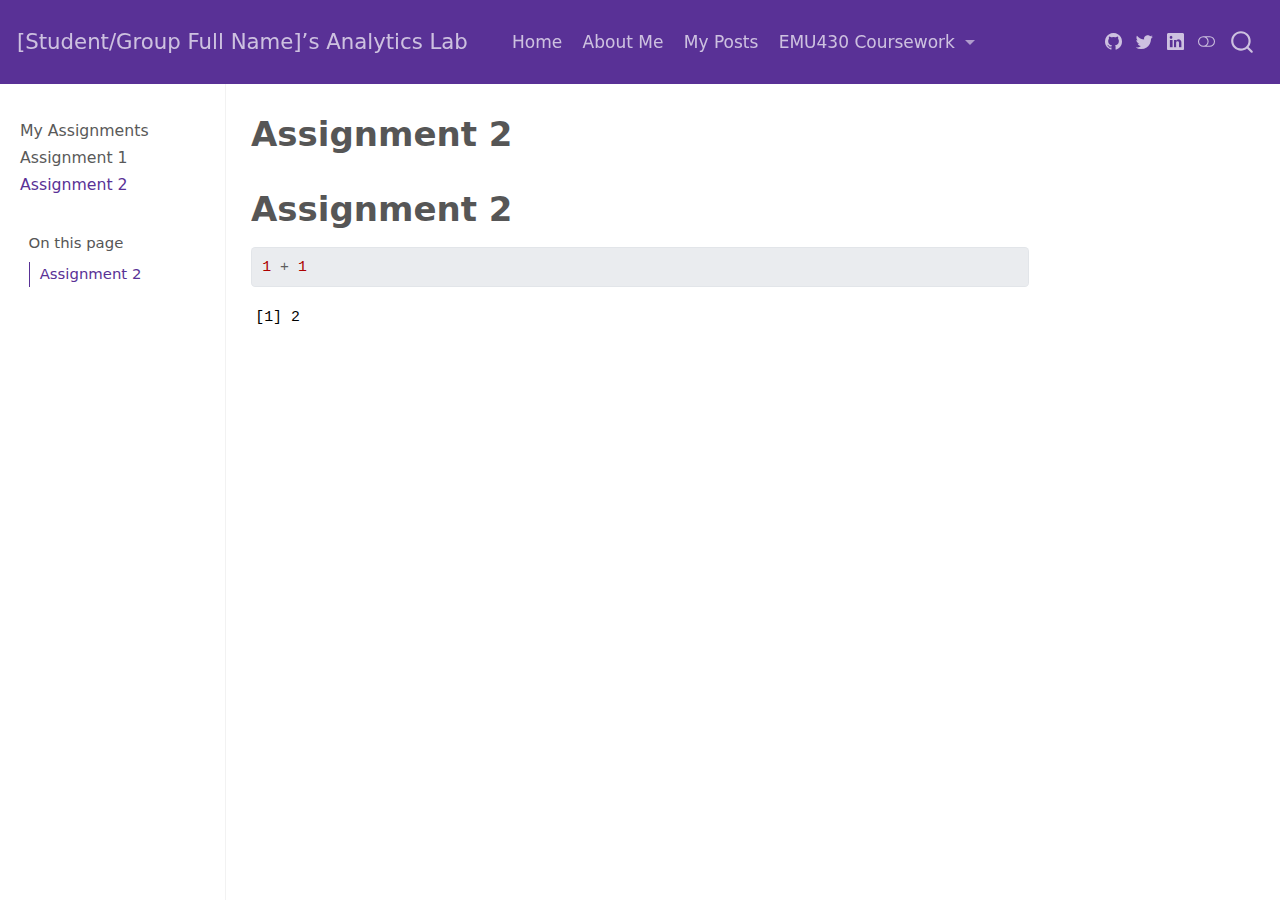
<file: _site/assignments/assignment-2.html>
<!DOCTYPE html>
<html xmlns="http://www.w3.org/1999/xhtml" lang="en" xml:lang="en"><head>

<meta charset="utf-8">
<meta name="generator" content="quarto-1.3.450">

<meta name="viewport" content="width=device-width, initial-scale=1.0, user-scalable=yes">


<title>[Student/Group Full Name]’s Analytics Lab - Assignment 2</title>
<style>
code{white-space: pre-wrap;}
span.smallcaps{font-variant: small-caps;}
div.columns{display: flex; gap: min(4vw, 1.5em);}
div.column{flex: auto; overflow-x: auto;}
div.hanging-indent{margin-left: 1.5em; text-indent: -1.5em;}
ul.task-list{list-style: none;}
ul.task-list li input[type="checkbox"] {
  width: 0.8em;
  margin: 0 0.8em 0.2em -1em; /* quarto-specific, see https://github.com/quarto-dev/quarto-cli/issues/4556 */ 
  vertical-align: middle;
}
/* CSS for syntax highlighting */
pre > code.sourceCode { white-space: pre; position: relative; }
pre > code.sourceCode > span { display: inline-block; line-height: 1.25; }
pre > code.sourceCode > span:empty { height: 1.2em; }
.sourceCode { overflow: visible; }
code.sourceCode > span { color: inherit; text-decoration: inherit; }
div.sourceCode { margin: 1em 0; }
pre.sourceCode { margin: 0; }
@media screen {
div.sourceCode { overflow: auto; }
}
@media print {
pre > code.sourceCode { white-space: pre-wrap; }
pre > code.sourceCode > span { text-indent: -5em; padding-left: 5em; }
}
pre.numberSource code
  { counter-reset: source-line 0; }
pre.numberSource code > span
  { position: relative; left: -4em; counter-increment: source-line; }
pre.numberSource code > span > a:first-child::before
  { content: counter(source-line);
    position: relative; left: -1em; text-align: right; vertical-align: baseline;
    border: none; display: inline-block;
    -webkit-touch-callout: none; -webkit-user-select: none;
    -khtml-user-select: none; -moz-user-select: none;
    -ms-user-select: none; user-select: none;
    padding: 0 4px; width: 4em;
  }
pre.numberSource { margin-left: 3em;  padding-left: 4px; }
div.sourceCode
  {   }
@media screen {
pre > code.sourceCode > span > a:first-child::before { text-decoration: underline; }
}
</style>


<script src="../site_libs/quarto-nav/quarto-nav.js"></script>
<script src="../site_libs/quarto-nav/headroom.min.js"></script>
<script src="../site_libs/clipboard/clipboard.min.js"></script>
<script src="../site_libs/quarto-search/autocomplete.umd.js"></script>
<script src="../site_libs/quarto-search/fuse.min.js"></script>
<script src="../site_libs/quarto-search/quarto-search.js"></script>
<meta name="quarto:offset" content="../">
<script src="../site_libs/quarto-html/quarto.js"></script>
<script src="../site_libs/quarto-html/popper.min.js"></script>
<script src="../site_libs/quarto-html/tippy.umd.min.js"></script>
<script src="../site_libs/quarto-html/anchor.min.js"></script>
<link href="../site_libs/quarto-html/tippy.css" rel="stylesheet">
<link href="../site_libs/quarto-html/quarto-syntax-highlighting.css" rel="stylesheet" class="quarto-color-scheme" id="quarto-text-highlighting-styles">
<link href="../site_libs/quarto-html/quarto-syntax-highlighting-dark.css" rel="prefetch" class="quarto-color-scheme quarto-color-alternate" id="quarto-text-highlighting-styles">
<script src="../site_libs/bootstrap/bootstrap.min.js"></script>
<link href="../site_libs/bootstrap/bootstrap-icons.css" rel="stylesheet">
<link href="../site_libs/bootstrap/bootstrap.min.css" rel="stylesheet" class="quarto-color-scheme" id="quarto-bootstrap" data-mode="light">
<link href="../site_libs/bootstrap/bootstrap-dark.min.css" rel="prefetch" class="quarto-color-scheme quarto-color-alternate" id="quarto-bootstrap" data-mode="dark">
<script id="quarto-search-options" type="application/json">{
  "location": "navbar",
  "copy-button": false,
  "collapse-after": 3,
  "panel-placement": "end",
  "type": "overlay",
  "limit": 20,
  "language": {
    "search-no-results-text": "No results",
    "search-matching-documents-text": "matching documents",
    "search-copy-link-title": "Copy link to search",
    "search-hide-matches-text": "Hide additional matches",
    "search-more-match-text": "more match in this document",
    "search-more-matches-text": "more matches in this document",
    "search-clear-button-title": "Clear",
    "search-detached-cancel-button-title": "Cancel",
    "search-submit-button-title": "Submit",
    "search-label": "Search"
  }
}</script>


<link rel="stylesheet" href="../styles.css">
</head>

<body class="nav-sidebar docked nav-fixed">

<div id="quarto-search-results"></div>
  <header id="quarto-header" class="headroom fixed-top">
    <nav class="navbar navbar-expand-lg navbar-dark ">
      <div class="navbar-container container-fluid">
      <div class="navbar-brand-container">
    <a class="navbar-brand" href="../index.html">
    <span class="navbar-title">[Student/Group Full Name]’s Analytics Lab</span>
    </a>
  </div>
            <div id="quarto-search" class="" title="Search"></div>
          <button class="navbar-toggler" type="button" data-bs-toggle="collapse" data-bs-target="#navbarCollapse" aria-controls="navbarCollapse" aria-expanded="false" aria-label="Toggle navigation" onclick="if (window.quartoToggleHeadroom) { window.quartoToggleHeadroom(); }">
  <span class="navbar-toggler-icon"></span>
</button>
          <div class="collapse navbar-collapse" id="navbarCollapse">
            <ul class="navbar-nav navbar-nav-scroll me-auto">
  <li class="nav-item">
    <a class="nav-link" href="../index.html" rel="" target="">
 <span class="menu-text">Home</span></a>
  </li>  
  <li class="nav-item">
    <a class="nav-link" href="../about.html" rel="" target="">
 <span class="menu-text">About Me</span></a>
  </li>  
  <li class="nav-item">
    <a class="nav-link" href="../posts.html" rel="" target="">
 <span class="menu-text">My Posts</span></a>
  </li>  
  <li class="nav-item dropdown ">
    <a class="nav-link dropdown-toggle" href="#" id="nav-menu-emu430-coursework" role="button" data-bs-toggle="dropdown" aria-expanded="false" rel="" target="">
 <span class="menu-text">EMU430 Coursework</span>
    </a>
    <ul class="dropdown-menu" aria-labelledby="nav-menu-emu430-coursework">    
        <li>
    <a class="dropdown-item" href="../assignments.html" rel="" target="">
 <span class="dropdown-text">Assignments</span></a>
  </li>  
        <li>
    <a class="dropdown-item" href="../project.html" rel="" target="">
 <span class="dropdown-text">Project</span></a>
  </li>  
    </ul>
  </li>
</ul>
            <div class="quarto-navbar-tools ms-auto tools-wide">
    <a href="https://twitter.com" rel="" title="" class="quarto-navigation-tool px-1" aria-label=""><i class="bi bi-github"></i></a>
    <a href="https://twitter.com" rel="" title="" class="quarto-navigation-tool px-1" aria-label=""><i class="bi bi-twitter"></i></a>
    <a href="https://linkedin.com" rel="" title="" class="quarto-navigation-tool px-1" aria-label=""><i class="bi bi-linkedin"></i></a>
  <a href="" class="quarto-color-scheme-toggle quarto-navigation-tool  px-1" onclick="window.quartoToggleColorScheme(); return false;" title="Toggle dark mode"><i class="bi"></i></a>
</div>
          </div> <!-- /navcollapse -->
      </div> <!-- /container-fluid -->
    </nav>
  <nav class="quarto-secondary-nav">
    <div class="container-fluid d-flex">
      <button type="button" class="quarto-btn-toggle btn" data-bs-toggle="collapse" data-bs-target="#quarto-sidebar,#quarto-sidebar-glass" aria-controls="quarto-sidebar" aria-expanded="false" aria-label="Toggle sidebar navigation" onclick="if (window.quartoToggleHeadroom) { window.quartoToggleHeadroom(); }">
        <i class="bi bi-layout-text-sidebar-reverse"></i>
      </button>
      <nav class="quarto-page-breadcrumbs" aria-label="breadcrumb"><ol class="breadcrumb"><li class="breadcrumb-item"><a href="../assignments/assignment-2.html">Assignment 2</a></li></ol></nav>
      <a class="flex-grow-1" role="button" data-bs-toggle="collapse" data-bs-target="#quarto-sidebar,#quarto-sidebar-glass" aria-controls="quarto-sidebar" aria-expanded="false" aria-label="Toggle sidebar navigation" onclick="if (window.quartoToggleHeadroom) { window.quartoToggleHeadroom(); }">      
      </a>
    </div>
  </nav>
</header>
<!-- content -->
<div id="quarto-content" class="quarto-container page-columns page-rows-contents page-layout-article page-navbar">
<!-- sidebar -->
  <nav id="quarto-sidebar" class="sidebar collapse collapse-horizontal sidebar-navigation docked overflow-auto">
    <div class="sidebar-menu-container"> 
    <ul class="list-unstyled mt-1">
        <li class="sidebar-item">
  <div class="sidebar-item-container"> 
  <a href="../assignments.html" class="sidebar-item-text sidebar-link">
 <span class="menu-text">My Assignments</span></a>
  </div>
</li>
        <li class="sidebar-item">
  <div class="sidebar-item-container"> 
  <a href="../assignments/assignment-1.html" class="sidebar-item-text sidebar-link">
 <span class="menu-text">Assignment 1</span></a>
  </div>
</li>
        <li class="sidebar-item">
  <div class="sidebar-item-container"> 
  <a href="../assignments/assignment-2.html" class="sidebar-item-text sidebar-link active">
 <span class="menu-text">Assignment 2</span></a>
  </div>
</li>
    </ul>
    </div>
    <nav id="TOC" role="doc-toc" class="toc-active">
    <h2 id="toc-title">On this page</h2>
   
  <ul>
  <li><a href="#assignment-2" id="toc-assignment-2" class="nav-link active" data-scroll-target="#assignment-2">Assignment 2</a></li>
  </ul>
</nav>
</nav>
<div id="quarto-sidebar-glass" data-bs-toggle="collapse" data-bs-target="#quarto-sidebar,#quarto-sidebar-glass"></div>
<!-- margin-sidebar -->
    <div id="quarto-margin-sidebar" class="sidebar margin-sidebar">
    </div>
<!-- main -->
<main class="content" id="quarto-document-content">

<header id="title-block-header" class="quarto-title-block default">
<div class="quarto-title">
<h1 class="title">Assignment 2</h1>
</div>



<div class="quarto-title-meta">

    
  
    
  </div>
  

</header>

<section id="assignment-2" class="level1">
<h1>Assignment 2</h1>
<div class="cell">
<div class="sourceCode cell-code" id="cb1"><pre class="sourceCode r code-with-copy"><code class="sourceCode r"><span id="cb1-1"><a href="#cb1-1" aria-hidden="true" tabindex="-1"></a><span class="dv">1</span> <span class="sc">+</span> <span class="dv">1</span></span></code><button title="Copy to Clipboard" class="code-copy-button"><i class="bi"></i></button></pre></div>
<div class="cell-output cell-output-stdout">
<pre><code>[1] 2</code></pre>
</div>
</div>


</section>

</main> <!-- /main -->
<script id="quarto-html-after-body" type="application/javascript">
window.document.addEventListener("DOMContentLoaded", function (event) {
  const toggleBodyColorMode = (bsSheetEl) => {
    const mode = bsSheetEl.getAttribute("data-mode");
    const bodyEl = window.document.querySelector("body");
    if (mode === "dark") {
      bodyEl.classList.add("quarto-dark");
      bodyEl.classList.remove("quarto-light");
    } else {
      bodyEl.classList.add("quarto-light");
      bodyEl.classList.remove("quarto-dark");
    }
  }
  const toggleBodyColorPrimary = () => {
    const bsSheetEl = window.document.querySelector("link#quarto-bootstrap");
    if (bsSheetEl) {
      toggleBodyColorMode(bsSheetEl);
    }
  }
  toggleBodyColorPrimary();  
  const disableStylesheet = (stylesheets) => {
    for (let i=0; i < stylesheets.length; i++) {
      const stylesheet = stylesheets[i];
      stylesheet.rel = 'prefetch';
    }
  }
  const enableStylesheet = (stylesheets) => {
    for (let i=0; i < stylesheets.length; i++) {
      const stylesheet = stylesheets[i];
      stylesheet.rel = 'stylesheet';
    }
  }
  const manageTransitions = (selector, allowTransitions) => {
    const els = window.document.querySelectorAll(selector);
    for (let i=0; i < els.length; i++) {
      const el = els[i];
      if (allowTransitions) {
        el.classList.remove('notransition');
      } else {
        el.classList.add('notransition');
      }
    }
  }
  const toggleColorMode = (alternate) => {
    // Switch the stylesheets
    const alternateStylesheets = window.document.querySelectorAll('link.quarto-color-scheme.quarto-color-alternate');
    manageTransitions('#quarto-margin-sidebar .nav-link', false);
    if (alternate) {
      enableStylesheet(alternateStylesheets);
      for (const sheetNode of alternateStylesheets) {
        if (sheetNode.id === "quarto-bootstrap") {
          toggleBodyColorMode(sheetNode);
        }
      }
    } else {
      disableStylesheet(alternateStylesheets);
      toggleBodyColorPrimary();
    }
    manageTransitions('#quarto-margin-sidebar .nav-link', true);
    // Switch the toggles
    const toggles = window.document.querySelectorAll('.quarto-color-scheme-toggle');
    for (let i=0; i < toggles.length; i++) {
      const toggle = toggles[i];
      if (toggle) {
        if (alternate) {
          toggle.classList.add("alternate");     
        } else {
          toggle.classList.remove("alternate");
        }
      }
    }
    // Hack to workaround the fact that safari doesn't
    // properly recolor the scrollbar when toggling (#1455)
    if (navigator.userAgent.indexOf('Safari') > 0 && navigator.userAgent.indexOf('Chrome') == -1) {
      manageTransitions("body", false);
      window.scrollTo(0, 1);
      setTimeout(() => {
        window.scrollTo(0, 0);
        manageTransitions("body", true);
      }, 40);  
    }
  }
  const isFileUrl = () => { 
    return window.location.protocol === 'file:';
  }
  const hasAlternateSentinel = () => {  
    let styleSentinel = getColorSchemeSentinel();
    if (styleSentinel !== null) {
      return styleSentinel === "alternate";
    } else {
      return false;
    }
  }
  const setStyleSentinel = (alternate) => {
    const value = alternate ? "alternate" : "default";
    if (!isFileUrl()) {
      window.localStorage.setItem("quarto-color-scheme", value);
    } else {
      localAlternateSentinel = value;
    }
  }
  const getColorSchemeSentinel = () => {
    if (!isFileUrl()) {
      const storageValue = window.localStorage.getItem("quarto-color-scheme");
      return storageValue != null ? storageValue : localAlternateSentinel;
    } else {
      return localAlternateSentinel;
    }
  }
  let localAlternateSentinel = 'default';
  // Dark / light mode switch
  window.quartoToggleColorScheme = () => {
    // Read the current dark / light value 
    let toAlternate = !hasAlternateSentinel();
    toggleColorMode(toAlternate);
    setStyleSentinel(toAlternate);
  };
  // Ensure there is a toggle, if there isn't float one in the top right
  if (window.document.querySelector('.quarto-color-scheme-toggle') === null) {
    const a = window.document.createElement('a');
    a.classList.add('top-right');
    a.classList.add('quarto-color-scheme-toggle');
    a.href = "";
    a.onclick = function() { try { window.quartoToggleColorScheme(); } catch {} return false; };
    const i = window.document.createElement("i");
    i.classList.add('bi');
    a.appendChild(i);
    window.document.body.appendChild(a);
  }
  // Switch to dark mode if need be
  if (hasAlternateSentinel()) {
    toggleColorMode(true);
  } else {
    toggleColorMode(false);
  }
  const icon = "";
  const anchorJS = new window.AnchorJS();
  anchorJS.options = {
    placement: 'right',
    icon: icon
  };
  anchorJS.add('.anchored');
  const isCodeAnnotation = (el) => {
    for (const clz of el.classList) {
      if (clz.startsWith('code-annotation-')) {                     
        return true;
      }
    }
    return false;
  }
  const clipboard = new window.ClipboardJS('.code-copy-button', {
    text: function(trigger) {
      const codeEl = trigger.previousElementSibling.cloneNode(true);
      for (const childEl of codeEl.children) {
        if (isCodeAnnotation(childEl)) {
          childEl.remove();
        }
      }
      return codeEl.innerText;
    }
  });
  clipboard.on('success', function(e) {
    // button target
    const button = e.trigger;
    // don't keep focus
    button.blur();
    // flash "checked"
    button.classList.add('code-copy-button-checked');
    var currentTitle = button.getAttribute("title");
    button.setAttribute("title", "Copied!");
    let tooltip;
    if (window.bootstrap) {
      button.setAttribute("data-bs-toggle", "tooltip");
      button.setAttribute("data-bs-placement", "left");
      button.setAttribute("data-bs-title", "Copied!");
      tooltip = new bootstrap.Tooltip(button, 
        { trigger: "manual", 
          customClass: "code-copy-button-tooltip",
          offset: [0, -8]});
      tooltip.show();    
    }
    setTimeout(function() {
      if (tooltip) {
        tooltip.hide();
        button.removeAttribute("data-bs-title");
        button.removeAttribute("data-bs-toggle");
        button.removeAttribute("data-bs-placement");
      }
      button.setAttribute("title", currentTitle);
      button.classList.remove('code-copy-button-checked');
    }, 1000);
    // clear code selection
    e.clearSelection();
  });
  function tippyHover(el, contentFn) {
    const config = {
      allowHTML: true,
      content: contentFn,
      maxWidth: 500,
      delay: 100,
      arrow: false,
      appendTo: function(el) {
          return el.parentElement;
      },
      interactive: true,
      interactiveBorder: 10,
      theme: 'quarto',
      placement: 'bottom-start'
    };
    window.tippy(el, config); 
  }
  const noterefs = window.document.querySelectorAll('a[role="doc-noteref"]');
  for (var i=0; i<noterefs.length; i++) {
    const ref = noterefs[i];
    tippyHover(ref, function() {
      // use id or data attribute instead here
      let href = ref.getAttribute('data-footnote-href') || ref.getAttribute('href');
      try { href = new URL(href).hash; } catch {}
      const id = href.replace(/^#\/?/, "");
      const note = window.document.getElementById(id);
      return note.innerHTML;
    });
  }
      let selectedAnnoteEl;
      const selectorForAnnotation = ( cell, annotation) => {
        let cellAttr = 'data-code-cell="' + cell + '"';
        let lineAttr = 'data-code-annotation="' +  annotation + '"';
        const selector = 'span[' + cellAttr + '][' + lineAttr + ']';
        return selector;
      }
      const selectCodeLines = (annoteEl) => {
        const doc = window.document;
        const targetCell = annoteEl.getAttribute("data-target-cell");
        const targetAnnotation = annoteEl.getAttribute("data-target-annotation");
        const annoteSpan = window.document.querySelector(selectorForAnnotation(targetCell, targetAnnotation));
        const lines = annoteSpan.getAttribute("data-code-lines").split(",");
        const lineIds = lines.map((line) => {
          return targetCell + "-" + line;
        })
        let top = null;
        let height = null;
        let parent = null;
        if (lineIds.length > 0) {
            //compute the position of the single el (top and bottom and make a div)
            const el = window.document.getElementById(lineIds[0]);
            top = el.offsetTop;
            height = el.offsetHeight;
            parent = el.parentElement.parentElement;
          if (lineIds.length > 1) {
            const lastEl = window.document.getElementById(lineIds[lineIds.length - 1]);
            const bottom = lastEl.offsetTop + lastEl.offsetHeight;
            height = bottom - top;
          }
          if (top !== null && height !== null && parent !== null) {
            // cook up a div (if necessary) and position it 
            let div = window.document.getElementById("code-annotation-line-highlight");
            if (div === null) {
              div = window.document.createElement("div");
              div.setAttribute("id", "code-annotation-line-highlight");
              div.style.position = 'absolute';
              parent.appendChild(div);
            }
            div.style.top = top - 2 + "px";
            div.style.height = height + 4 + "px";
            let gutterDiv = window.document.getElementById("code-annotation-line-highlight-gutter");
            if (gutterDiv === null) {
              gutterDiv = window.document.createElement("div");
              gutterDiv.setAttribute("id", "code-annotation-line-highlight-gutter");
              gutterDiv.style.position = 'absolute';
              const codeCell = window.document.getElementById(targetCell);
              const gutter = codeCell.querySelector('.code-annotation-gutter');
              gutter.appendChild(gutterDiv);
            }
            gutterDiv.style.top = top - 2 + "px";
            gutterDiv.style.height = height + 4 + "px";
          }
          selectedAnnoteEl = annoteEl;
        }
      };
      const unselectCodeLines = () => {
        const elementsIds = ["code-annotation-line-highlight", "code-annotation-line-highlight-gutter"];
        elementsIds.forEach((elId) => {
          const div = window.document.getElementById(elId);
          if (div) {
            div.remove();
          }
        });
        selectedAnnoteEl = undefined;
      };
      // Attach click handler to the DT
      const annoteDls = window.document.querySelectorAll('dt[data-target-cell]');
      for (const annoteDlNode of annoteDls) {
        annoteDlNode.addEventListener('click', (event) => {
          const clickedEl = event.target;
          if (clickedEl !== selectedAnnoteEl) {
            unselectCodeLines();
            const activeEl = window.document.querySelector('dt[data-target-cell].code-annotation-active');
            if (activeEl) {
              activeEl.classList.remove('code-annotation-active');
            }
            selectCodeLines(clickedEl);
            clickedEl.classList.add('code-annotation-active');
          } else {
            // Unselect the line
            unselectCodeLines();
            clickedEl.classList.remove('code-annotation-active');
          }
        });
      }
  const findCites = (el) => {
    const parentEl = el.parentElement;
    if (parentEl) {
      const cites = parentEl.dataset.cites;
      if (cites) {
        return {
          el,
          cites: cites.split(' ')
        };
      } else {
        return findCites(el.parentElement)
      }
    } else {
      return undefined;
    }
  };
  var bibliorefs = window.document.querySelectorAll('a[role="doc-biblioref"]');
  for (var i=0; i<bibliorefs.length; i++) {
    const ref = bibliorefs[i];
    const citeInfo = findCites(ref);
    if (citeInfo) {
      tippyHover(citeInfo.el, function() {
        var popup = window.document.createElement('div');
        citeInfo.cites.forEach(function(cite) {
          var citeDiv = window.document.createElement('div');
          citeDiv.classList.add('hanging-indent');
          citeDiv.classList.add('csl-entry');
          var biblioDiv = window.document.getElementById('ref-' + cite);
          if (biblioDiv) {
            citeDiv.innerHTML = biblioDiv.innerHTML;
          }
          popup.appendChild(citeDiv);
        });
        return popup.innerHTML;
      });
    }
  }
});
</script>
</div> <!-- /content -->



</body></html>
</file>
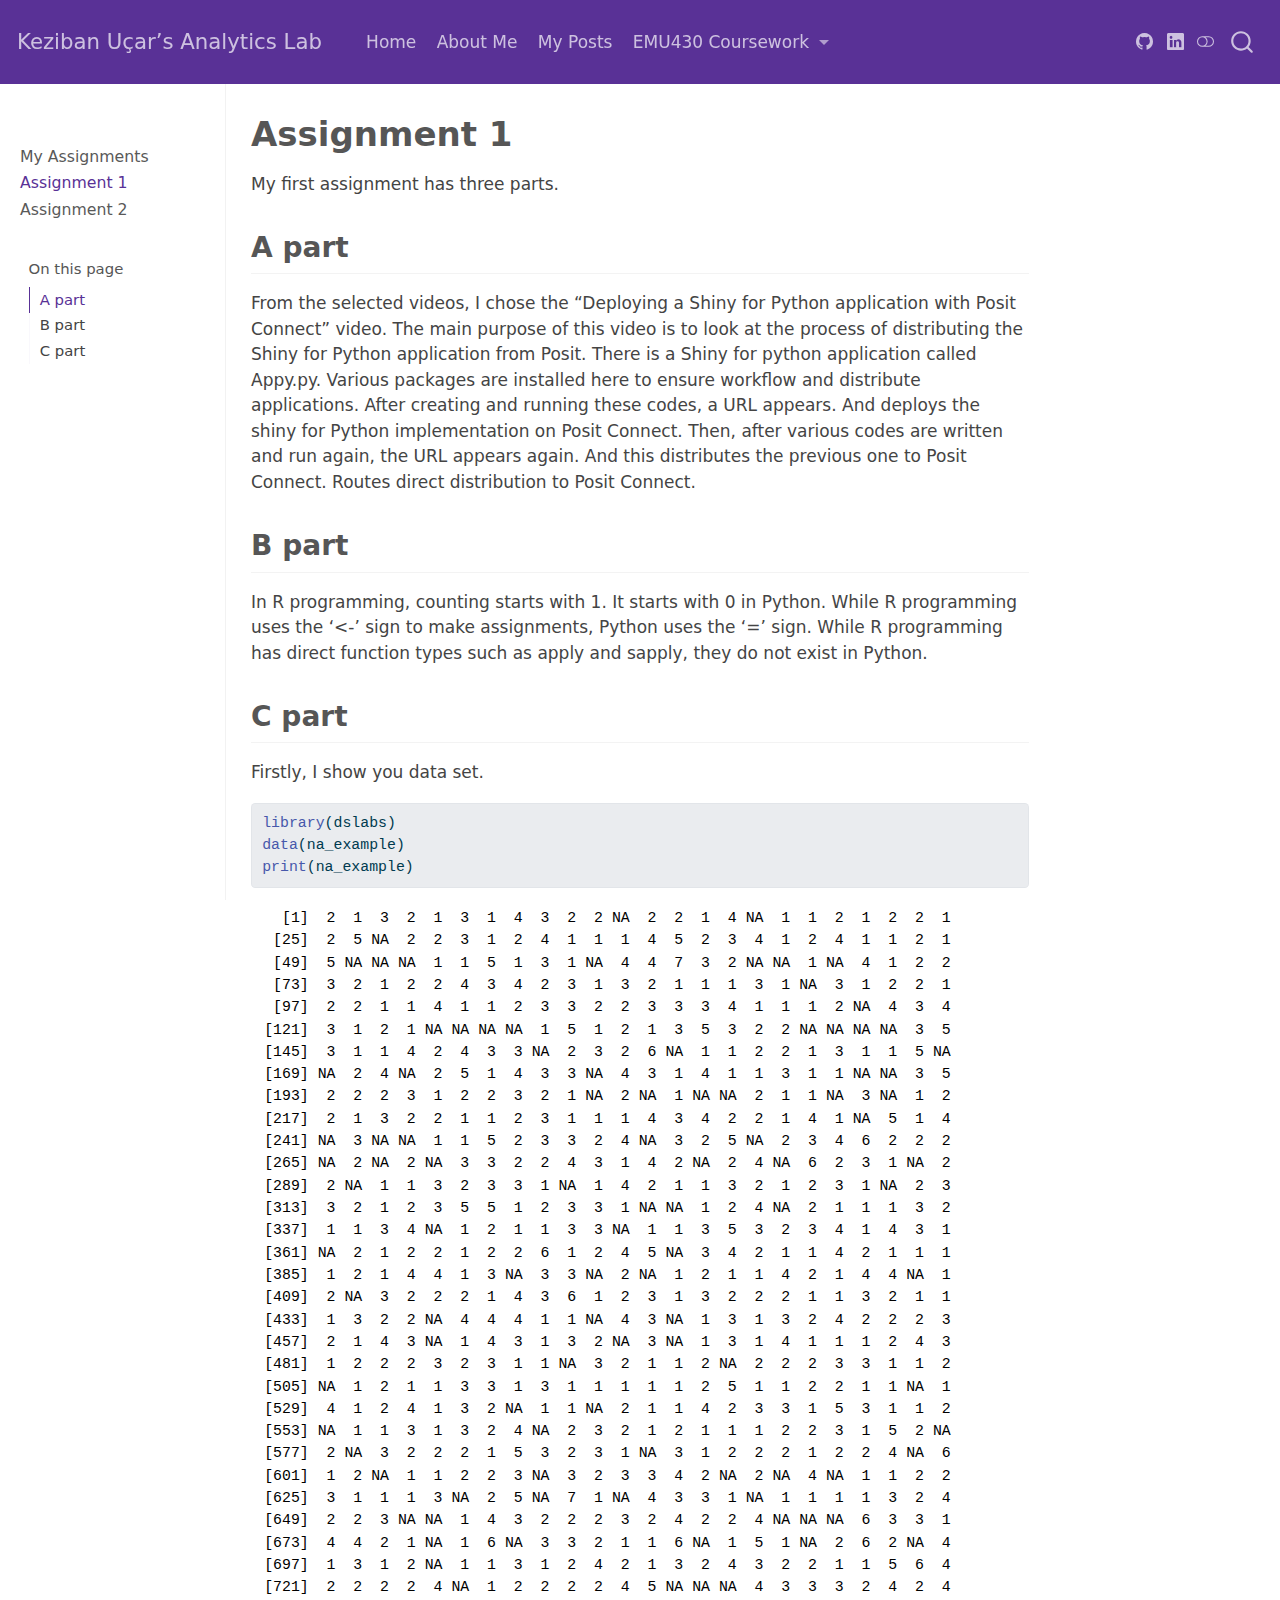
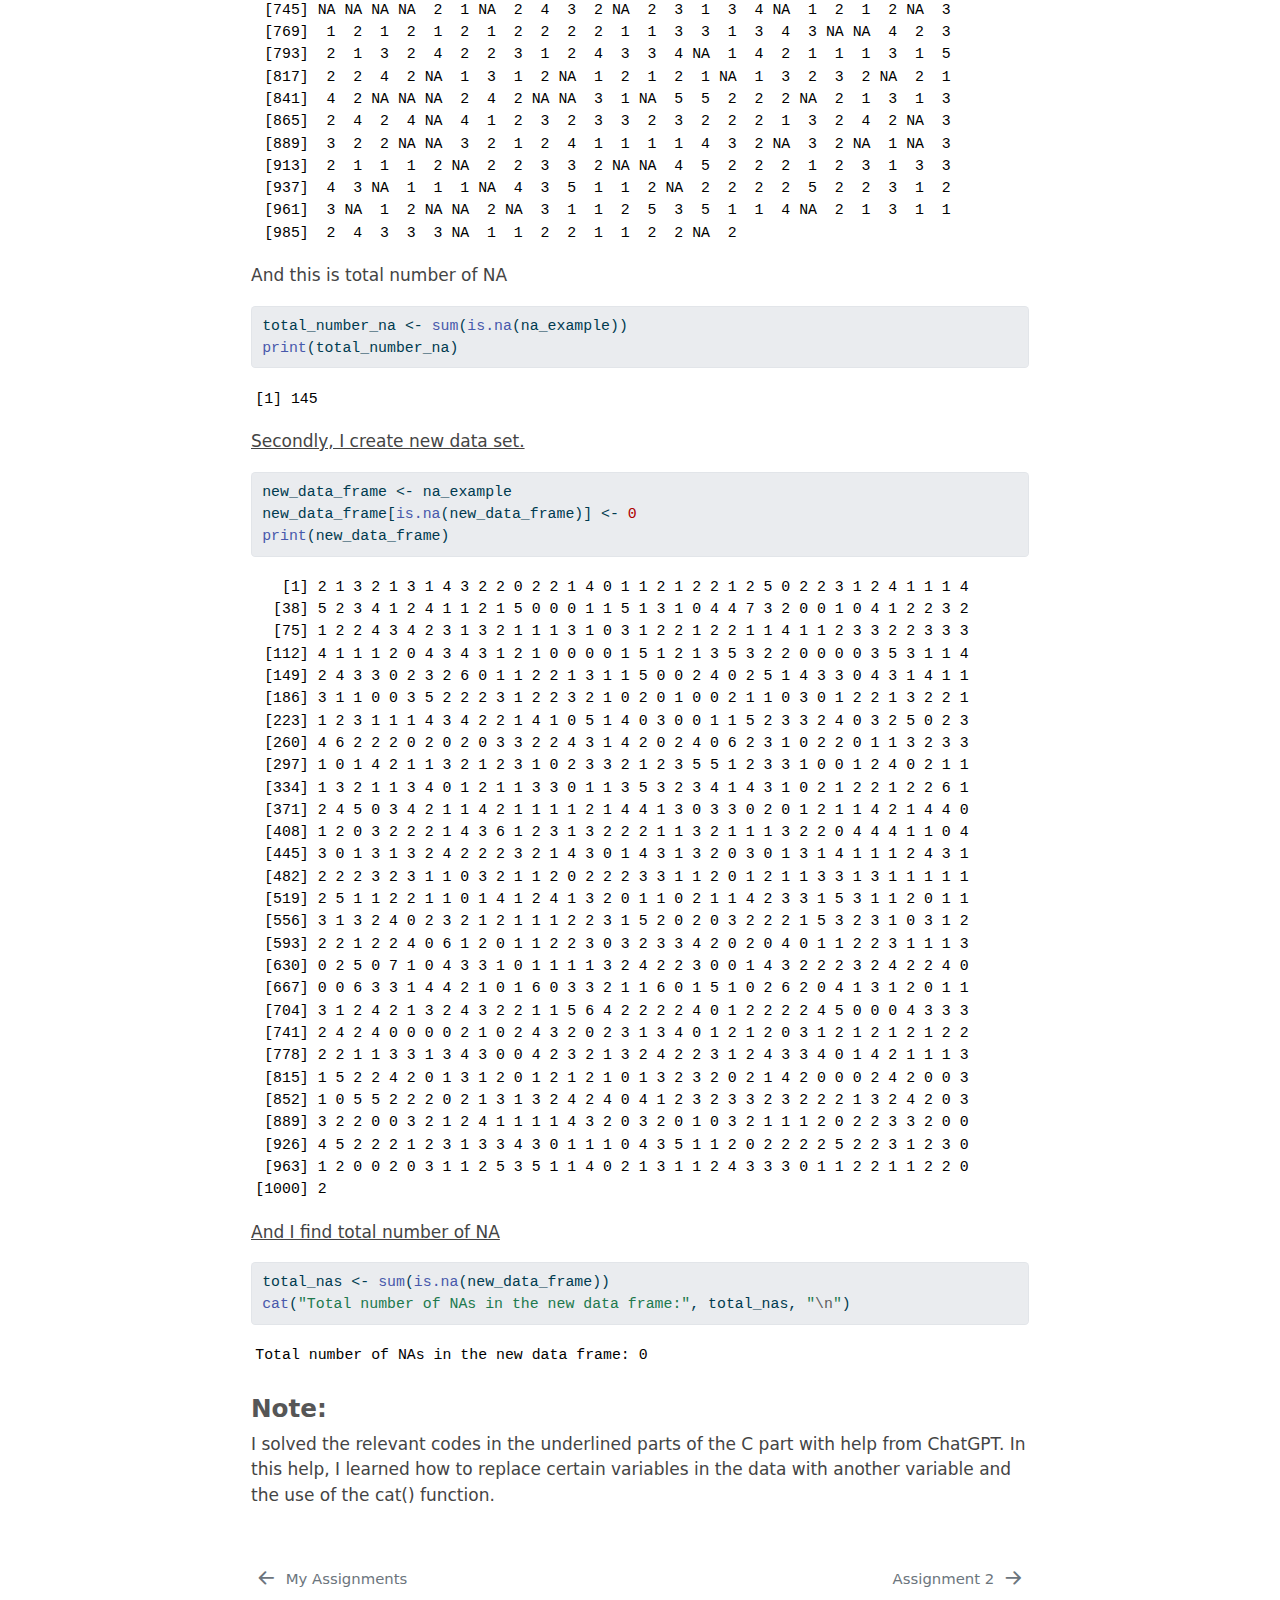
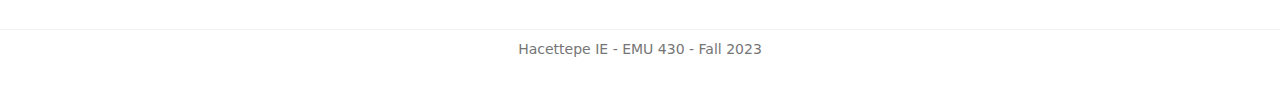
<file: docs/assignments/assignment-1.html>
<!DOCTYPE html>
<html xmlns="http://www.w3.org/1999/xhtml" lang="en" xml:lang="en"><head>

<meta charset="utf-8">
<meta name="generator" content="quarto-1.3.450">

<meta name="viewport" content="width=device-width, initial-scale=1.0, user-scalable=yes">


<title>Keziban Uçar’s Analytics Lab - Assignment 1</title>
<style>
code{white-space: pre-wrap;}
span.smallcaps{font-variant: small-caps;}
div.columns{display: flex; gap: min(4vw, 1.5em);}
div.column{flex: auto; overflow-x: auto;}
div.hanging-indent{margin-left: 1.5em; text-indent: -1.5em;}
ul.task-list{list-style: none;}
ul.task-list li input[type="checkbox"] {
  width: 0.8em;
  margin: 0 0.8em 0.2em -1em; /* quarto-specific, see https://github.com/quarto-dev/quarto-cli/issues/4556 */ 
  vertical-align: middle;
}
/* CSS for syntax highlighting */
pre > code.sourceCode { white-space: pre; position: relative; }
pre > code.sourceCode > span { display: inline-block; line-height: 1.25; }
pre > code.sourceCode > span:empty { height: 1.2em; }
.sourceCode { overflow: visible; }
code.sourceCode > span { color: inherit; text-decoration: inherit; }
div.sourceCode { margin: 1em 0; }
pre.sourceCode { margin: 0; }
@media screen {
div.sourceCode { overflow: auto; }
}
@media print {
pre > code.sourceCode { white-space: pre-wrap; }
pre > code.sourceCode > span { text-indent: -5em; padding-left: 5em; }
}
pre.numberSource code
  { counter-reset: source-line 0; }
pre.numberSource code > span
  { position: relative; left: -4em; counter-increment: source-line; }
pre.numberSource code > span > a:first-child::before
  { content: counter(source-line);
    position: relative; left: -1em; text-align: right; vertical-align: baseline;
    border: none; display: inline-block;
    -webkit-touch-callout: none; -webkit-user-select: none;
    -khtml-user-select: none; -moz-user-select: none;
    -ms-user-select: none; user-select: none;
    padding: 0 4px; width: 4em;
  }
pre.numberSource { margin-left: 3em;  padding-left: 4px; }
div.sourceCode
  {   }
@media screen {
pre > code.sourceCode > span > a:first-child::before { text-decoration: underline; }
}
</style>


<script src="../site_libs/quarto-nav/quarto-nav.js"></script>
<script src="../site_libs/quarto-nav/headroom.min.js"></script>
<script src="../site_libs/clipboard/clipboard.min.js"></script>
<script src="../site_libs/quarto-search/autocomplete.umd.js"></script>
<script src="../site_libs/quarto-search/fuse.min.js"></script>
<script src="../site_libs/quarto-search/quarto-search.js"></script>
<meta name="quarto:offset" content="../">
<link href="../assignments/assignment-2.html" rel="next">
<link href="../assignments.html" rel="prev">
<script src="../site_libs/quarto-html/quarto.js"></script>
<script src="../site_libs/quarto-html/popper.min.js"></script>
<script src="../site_libs/quarto-html/tippy.umd.min.js"></script>
<script src="../site_libs/quarto-html/anchor.min.js"></script>
<link href="../site_libs/quarto-html/tippy.css" rel="stylesheet">
<link href="../site_libs/quarto-html/quarto-syntax-highlighting.css" rel="stylesheet" class="quarto-color-scheme" id="quarto-text-highlighting-styles">
<link href="../site_libs/quarto-html/quarto-syntax-highlighting-dark.css" rel="prefetch" class="quarto-color-scheme quarto-color-alternate" id="quarto-text-highlighting-styles">
<script src="../site_libs/bootstrap/bootstrap.min.js"></script>
<link href="../site_libs/bootstrap/bootstrap-icons.css" rel="stylesheet">
<link href="../site_libs/bootstrap/bootstrap.min.css" rel="stylesheet" class="quarto-color-scheme" id="quarto-bootstrap" data-mode="light">
<link href="../site_libs/bootstrap/bootstrap-dark.min.css" rel="prefetch" class="quarto-color-scheme quarto-color-alternate" id="quarto-bootstrap" data-mode="dark">
<script id="quarto-search-options" type="application/json">{
  "location": "navbar",
  "copy-button": false,
  "collapse-after": 3,
  "panel-placement": "end",
  "type": "overlay",
  "limit": 20,
  "language": {
    "search-no-results-text": "No results",
    "search-matching-documents-text": "matching documents",
    "search-copy-link-title": "Copy link to search",
    "search-hide-matches-text": "Hide additional matches",
    "search-more-match-text": "more match in this document",
    "search-more-matches-text": "more matches in this document",
    "search-clear-button-title": "Clear",
    "search-detached-cancel-button-title": "Cancel",
    "search-submit-button-title": "Submit",
    "search-label": "Search"
  }
}</script>


<link rel="stylesheet" href="../styles.css">
</head>

<body class="nav-sidebar docked nav-fixed">

<div id="quarto-search-results"></div>
  <header id="quarto-header" class="headroom fixed-top">
    <nav class="navbar navbar-expand-lg navbar-dark ">
      <div class="navbar-container container-fluid">
      <div class="navbar-brand-container">
    <a class="navbar-brand" href="../index.html">
    <span class="navbar-title">Keziban Uçar’s Analytics Lab</span>
    </a>
  </div>
            <div id="quarto-search" class="" title="Search"></div>
          <button class="navbar-toggler" type="button" data-bs-toggle="collapse" data-bs-target="#navbarCollapse" aria-controls="navbarCollapse" aria-expanded="false" aria-label="Toggle navigation" onclick="if (window.quartoToggleHeadroom) { window.quartoToggleHeadroom(); }">
  <span class="navbar-toggler-icon"></span>
</button>
          <div class="collapse navbar-collapse" id="navbarCollapse">
            <ul class="navbar-nav navbar-nav-scroll me-auto">
  <li class="nav-item">
    <a class="nav-link" href="../index.html" rel="" target="">
 <span class="menu-text">Home</span></a>
  </li>  
  <li class="nav-item">
    <a class="nav-link" href="../about.html" rel="" target="">
 <span class="menu-text">About Me</span></a>
  </li>  
  <li class="nav-item">
    <a class="nav-link" href="../posts.html" rel="" target="">
 <span class="menu-text">My Posts</span></a>
  </li>  
  <li class="nav-item dropdown ">
    <a class="nav-link dropdown-toggle" href="#" id="nav-menu-emu430-coursework" role="button" data-bs-toggle="dropdown" aria-expanded="false" rel="" target="">
 <span class="menu-text">EMU430 Coursework</span>
    </a>
    <ul class="dropdown-menu" aria-labelledby="nav-menu-emu430-coursework">    
        <li>
    <a class="dropdown-item" href="../assignments.html" rel="" target="">
 <span class="dropdown-text">Assignments</span></a>
  </li>  
        <li>
    <a class="dropdown-item" href="../project.html" rel="" target="">
 <span class="dropdown-text">Project</span></a>
  </li>  
    </ul>
  </li>
</ul>
            <div class="quarto-navbar-tools ms-auto tools-wide">
    <a href="https://github.com/kezibanucar" rel="" title="" class="quarto-navigation-tool px-1" aria-label=""><i class="bi bi-github"></i></a>
    <a href="https://www.linkedin.com/in/keziban-u%C3%A7ar-aa849a243/" rel="" title="" class="quarto-navigation-tool px-1" aria-label=""><i class="bi bi-linkedin"></i></a>
  <a href="" class="quarto-color-scheme-toggle quarto-navigation-tool  px-1" onclick="window.quartoToggleColorScheme(); return false;" title="Toggle dark mode"><i class="bi"></i></a>
</div>
          </div> <!-- /navcollapse -->
      </div> <!-- /container-fluid -->
    </nav>
  <nav class="quarto-secondary-nav">
    <div class="container-fluid d-flex">
      <button type="button" class="quarto-btn-toggle btn" data-bs-toggle="collapse" data-bs-target="#quarto-sidebar,#quarto-sidebar-glass" aria-controls="quarto-sidebar" aria-expanded="false" aria-label="Toggle sidebar navigation" onclick="if (window.quartoToggleHeadroom) { window.quartoToggleHeadroom(); }">
        <i class="bi bi-layout-text-sidebar-reverse"></i>
      </button>
      <nav class="quarto-page-breadcrumbs" aria-label="breadcrumb"><ol class="breadcrumb"><li class="breadcrumb-item"><a href="../assignments/assignment-1.html">Assignment 1</a></li></ol></nav>
      <a class="flex-grow-1" role="button" data-bs-toggle="collapse" data-bs-target="#quarto-sidebar,#quarto-sidebar-glass" aria-controls="quarto-sidebar" aria-expanded="false" aria-label="Toggle sidebar navigation" onclick="if (window.quartoToggleHeadroom) { window.quartoToggleHeadroom(); }">      
      </a>
      <button type="button" class="btn quarto-search-button" aria-label="" onclick="window.quartoOpenSearch();">
        <i class="bi bi-search"></i>
      </button>
    </div>
  </nav>
</header>
<!-- content -->
<div id="quarto-content" class="quarto-container page-columns page-rows-contents page-layout-article page-navbar">
<!-- sidebar -->
  <nav id="quarto-sidebar" class="sidebar collapse collapse-horizontal sidebar-navigation docked overflow-auto">
        <div class="mt-2 flex-shrink-0 align-items-center">
        <div class="sidebar-search">
        <div id="quarto-search" class="" title="Search"></div>
        </div>
        </div>
    <div class="sidebar-menu-container"> 
    <ul class="list-unstyled mt-1">
        <li class="sidebar-item">
  <div class="sidebar-item-container"> 
  <a href="../assignments.html" class="sidebar-item-text sidebar-link">
 <span class="menu-text">My Assignments</span></a>
  </div>
</li>
        <li class="sidebar-item">
  <div class="sidebar-item-container"> 
  <a href="../assignments/assignment-1.html" class="sidebar-item-text sidebar-link active">
 <span class="menu-text">Assignment 1</span></a>
  </div>
</li>
        <li class="sidebar-item">
  <div class="sidebar-item-container"> 
  <a href="../assignments/assignment-2.html" class="sidebar-item-text sidebar-link">
 <span class="menu-text">Assignment 2</span></a>
  </div>
</li>
    </ul>
    </div>
    <nav id="TOC" role="doc-toc" class="toc-active">
    <h2 id="toc-title">On this page</h2>
   
  <ul>
  <li><a href="#a-part" id="toc-a-part" class="nav-link active" data-scroll-target="#a-part">A part</a></li>
  <li><a href="#b-part" id="toc-b-part" class="nav-link" data-scroll-target="#b-part">B part</a></li>
  <li><a href="#c-part" id="toc-c-part" class="nav-link" data-scroll-target="#c-part">C part</a>
  <ul class="collapse">
  <li><a href="#note" id="toc-note" class="nav-link" data-scroll-target="#note">Note:</a></li>
  </ul></li>
  </ul>
</nav>
</nav>
<div id="quarto-sidebar-glass" data-bs-toggle="collapse" data-bs-target="#quarto-sidebar,#quarto-sidebar-glass"></div>
<!-- margin-sidebar -->
    <div id="quarto-margin-sidebar" class="sidebar margin-sidebar">
    </div>
<!-- main -->
<main class="content" id="quarto-document-content">

<header id="title-block-header" class="quarto-title-block default">
<div class="quarto-title">
<h1 class="title">Assignment 1</h1>
</div>



<div class="quarto-title-meta">

    
  
    
  </div>
  

</header>

<p>My first assignment has three parts.</p>
<section id="a-part" class="level2">
<h2 class="anchored" data-anchor-id="a-part">A part</h2>
<p>From the selected videos, I chose the “Deploying a Shiny for Python application with Posit Connect” video. The main purpose of this video is to look at the process of distributing the Shiny for Python application from Posit. There is a Shiny for python application called Appy.py. Various packages are installed here to ensure workflow and distribute applications. After creating and running these codes, a URL appears. And deploys the shiny for Python implementation on Posit Connect. Then, after various codes are written and run again, the URL appears again. And this distributes the previous one to Posit Connect. Routes direct distribution to Posit Connect.</p>
</section>
<section id="b-part" class="level2">
<h2 class="anchored" data-anchor-id="b-part">B part</h2>
<p>In R programming, counting starts with 1. It starts with 0 in Python. While R programming uses the ‘&lt;-’ sign to make assignments, Python uses the ‘=’ sign. While R programming has direct function types such as apply and sapply, they do not exist in Python.</p>
</section>
<section id="c-part" class="level2">
<h2 class="anchored" data-anchor-id="c-part">C part</h2>
<p>Firstly, I show you data set.</p>
<div class="cell">
<div class="sourceCode cell-code" id="cb1"><pre class="sourceCode r code-with-copy"><code class="sourceCode r"><span id="cb1-1"><a href="#cb1-1" aria-hidden="true" tabindex="-1"></a><span class="fu">library</span>(dslabs)</span>
<span id="cb1-2"><a href="#cb1-2" aria-hidden="true" tabindex="-1"></a><span class="fu">data</span>(na_example)</span>
<span id="cb1-3"><a href="#cb1-3" aria-hidden="true" tabindex="-1"></a><span class="fu">print</span>(na_example)</span></code><button title="Copy to Clipboard" class="code-copy-button"><i class="bi"></i></button></pre></div>
<div class="cell-output cell-output-stdout">
<pre><code>   [1]  2  1  3  2  1  3  1  4  3  2  2 NA  2  2  1  4 NA  1  1  2  1  2  2  1
  [25]  2  5 NA  2  2  3  1  2  4  1  1  1  4  5  2  3  4  1  2  4  1  1  2  1
  [49]  5 NA NA NA  1  1  5  1  3  1 NA  4  4  7  3  2 NA NA  1 NA  4  1  2  2
  [73]  3  2  1  2  2  4  3  4  2  3  1  3  2  1  1  1  3  1 NA  3  1  2  2  1
  [97]  2  2  1  1  4  1  1  2  3  3  2  2  3  3  3  4  1  1  1  2 NA  4  3  4
 [121]  3  1  2  1 NA NA NA NA  1  5  1  2  1  3  5  3  2  2 NA NA NA NA  3  5
 [145]  3  1  1  4  2  4  3  3 NA  2  3  2  6 NA  1  1  2  2  1  3  1  1  5 NA
 [169] NA  2  4 NA  2  5  1  4  3  3 NA  4  3  1  4  1  1  3  1  1 NA NA  3  5
 [193]  2  2  2  3  1  2  2  3  2  1 NA  2 NA  1 NA NA  2  1  1 NA  3 NA  1  2
 [217]  2  1  3  2  2  1  1  2  3  1  1  1  4  3  4  2  2  1  4  1 NA  5  1  4
 [241] NA  3 NA NA  1  1  5  2  3  3  2  4 NA  3  2  5 NA  2  3  4  6  2  2  2
 [265] NA  2 NA  2 NA  3  3  2  2  4  3  1  4  2 NA  2  4 NA  6  2  3  1 NA  2
 [289]  2 NA  1  1  3  2  3  3  1 NA  1  4  2  1  1  3  2  1  2  3  1 NA  2  3
 [313]  3  2  1  2  3  5  5  1  2  3  3  1 NA NA  1  2  4 NA  2  1  1  1  3  2
 [337]  1  1  3  4 NA  1  2  1  1  3  3 NA  1  1  3  5  3  2  3  4  1  4  3  1
 [361] NA  2  1  2  2  1  2  2  6  1  2  4  5 NA  3  4  2  1  1  4  2  1  1  1
 [385]  1  2  1  4  4  1  3 NA  3  3 NA  2 NA  1  2  1  1  4  2  1  4  4 NA  1
 [409]  2 NA  3  2  2  2  1  4  3  6  1  2  3  1  3  2  2  2  1  1  3  2  1  1
 [433]  1  3  2  2 NA  4  4  4  1  1 NA  4  3 NA  1  3  1  3  2  4  2  2  2  3
 [457]  2  1  4  3 NA  1  4  3  1  3  2 NA  3 NA  1  3  1  4  1  1  1  2  4  3
 [481]  1  2  2  2  3  2  3  1  1 NA  3  2  1  1  2 NA  2  2  2  3  3  1  1  2
 [505] NA  1  2  1  1  3  3  1  3  1  1  1  1  1  2  5  1  1  2  2  1  1 NA  1
 [529]  4  1  2  4  1  3  2 NA  1  1 NA  2  1  1  4  2  3  3  1  5  3  1  1  2
 [553] NA  1  1  3  1  3  2  4 NA  2  3  2  1  2  1  1  1  2  2  3  1  5  2 NA
 [577]  2 NA  3  2  2  2  1  5  3  2  3  1 NA  3  1  2  2  2  1  2  2  4 NA  6
 [601]  1  2 NA  1  1  2  2  3 NA  3  2  3  3  4  2 NA  2 NA  4 NA  1  1  2  2
 [625]  3  1  1  1  3 NA  2  5 NA  7  1 NA  4  3  3  1 NA  1  1  1  1  3  2  4
 [649]  2  2  3 NA NA  1  4  3  2  2  2  3  2  4  2  2  4 NA NA NA  6  3  3  1
 [673]  4  4  2  1 NA  1  6 NA  3  3  2  1  1  6 NA  1  5  1 NA  2  6  2 NA  4
 [697]  1  3  1  2 NA  1  1  3  1  2  4  2  1  3  2  4  3  2  2  1  1  5  6  4
 [721]  2  2  2  2  4 NA  1  2  2  2  2  4  5 NA NA NA  4  3  3  3  2  4  2  4
 [745] NA NA NA NA  2  1 NA  2  4  3  2 NA  2  3  1  3  4 NA  1  2  1  2 NA  3
 [769]  1  2  1  2  1  2  1  2  2  2  2  1  1  3  3  1  3  4  3 NA NA  4  2  3
 [793]  2  1  3  2  4  2  2  3  1  2  4  3  3  4 NA  1  4  2  1  1  1  3  1  5
 [817]  2  2  4  2 NA  1  3  1  2 NA  1  2  1  2  1 NA  1  3  2  3  2 NA  2  1
 [841]  4  2 NA NA NA  2  4  2 NA NA  3  1 NA  5  5  2  2  2 NA  2  1  3  1  3
 [865]  2  4  2  4 NA  4  1  2  3  2  3  3  2  3  2  2  2  1  3  2  4  2 NA  3
 [889]  3  2  2 NA NA  3  2  1  2  4  1  1  1  1  4  3  2 NA  3  2 NA  1 NA  3
 [913]  2  1  1  1  2 NA  2  2  3  3  2 NA NA  4  5  2  2  2  1  2  3  1  3  3
 [937]  4  3 NA  1  1  1 NA  4  3  5  1  1  2 NA  2  2  2  2  5  2  2  3  1  2
 [961]  3 NA  1  2 NA NA  2 NA  3  1  1  2  5  3  5  1  1  4 NA  2  1  3  1  1
 [985]  2  4  3  3  3 NA  1  1  2  2  1  1  2  2 NA  2</code></pre>
</div>
</div>
<p>And this is total number of NA</p>
<div class="cell">
<div class="sourceCode cell-code" id="cb3"><pre class="sourceCode r code-with-copy"><code class="sourceCode r"><span id="cb3-1"><a href="#cb3-1" aria-hidden="true" tabindex="-1"></a>total_number_na <span class="ot">&lt;-</span> <span class="fu">sum</span>(<span class="fu">is.na</span>(na_example))</span>
<span id="cb3-2"><a href="#cb3-2" aria-hidden="true" tabindex="-1"></a><span class="fu">print</span>(total_number_na)</span></code><button title="Copy to Clipboard" class="code-copy-button"><i class="bi"></i></button></pre></div>
<div class="cell-output cell-output-stdout">
<pre><code>[1] 145</code></pre>
</div>
</div>
<p><u>Secondly, I create new data set.</u></p>
<div class="cell">
<div class="sourceCode cell-code" id="cb5"><pre class="sourceCode r code-with-copy"><code class="sourceCode r"><span id="cb5-1"><a href="#cb5-1" aria-hidden="true" tabindex="-1"></a>new_data_frame <span class="ot">&lt;-</span> na_example</span>
<span id="cb5-2"><a href="#cb5-2" aria-hidden="true" tabindex="-1"></a>new_data_frame[<span class="fu">is.na</span>(new_data_frame)] <span class="ot">&lt;-</span> <span class="dv">0</span> </span>
<span id="cb5-3"><a href="#cb5-3" aria-hidden="true" tabindex="-1"></a><span class="fu">print</span>(new_data_frame)</span></code><button title="Copy to Clipboard" class="code-copy-button"><i class="bi"></i></button></pre></div>
<div class="cell-output cell-output-stdout">
<pre><code>   [1] 2 1 3 2 1 3 1 4 3 2 2 0 2 2 1 4 0 1 1 2 1 2 2 1 2 5 0 2 2 3 1 2 4 1 1 1 4
  [38] 5 2 3 4 1 2 4 1 1 2 1 5 0 0 0 1 1 5 1 3 1 0 4 4 7 3 2 0 0 1 0 4 1 2 2 3 2
  [75] 1 2 2 4 3 4 2 3 1 3 2 1 1 1 3 1 0 3 1 2 2 1 2 2 1 1 4 1 1 2 3 3 2 2 3 3 3
 [112] 4 1 1 1 2 0 4 3 4 3 1 2 1 0 0 0 0 1 5 1 2 1 3 5 3 2 2 0 0 0 0 3 5 3 1 1 4
 [149] 2 4 3 3 0 2 3 2 6 0 1 1 2 2 1 3 1 1 5 0 0 2 4 0 2 5 1 4 3 3 0 4 3 1 4 1 1
 [186] 3 1 1 0 0 3 5 2 2 2 3 1 2 2 3 2 1 0 2 0 1 0 0 2 1 1 0 3 0 1 2 2 1 3 2 2 1
 [223] 1 2 3 1 1 1 4 3 4 2 2 1 4 1 0 5 1 4 0 3 0 0 1 1 5 2 3 3 2 4 0 3 2 5 0 2 3
 [260] 4 6 2 2 2 0 2 0 2 0 3 3 2 2 4 3 1 4 2 0 2 4 0 6 2 3 1 0 2 2 0 1 1 3 2 3 3
 [297] 1 0 1 4 2 1 1 3 2 1 2 3 1 0 2 3 3 2 1 2 3 5 5 1 2 3 3 1 0 0 1 2 4 0 2 1 1
 [334] 1 3 2 1 1 3 4 0 1 2 1 1 3 3 0 1 1 3 5 3 2 3 4 1 4 3 1 0 2 1 2 2 1 2 2 6 1
 [371] 2 4 5 0 3 4 2 1 1 4 2 1 1 1 1 2 1 4 4 1 3 0 3 3 0 2 0 1 2 1 1 4 2 1 4 4 0
 [408] 1 2 0 3 2 2 2 1 4 3 6 1 2 3 1 3 2 2 2 1 1 3 2 1 1 1 3 2 2 0 4 4 4 1 1 0 4
 [445] 3 0 1 3 1 3 2 4 2 2 2 3 2 1 4 3 0 1 4 3 1 3 2 0 3 0 1 3 1 4 1 1 1 2 4 3 1
 [482] 2 2 2 3 2 3 1 1 0 3 2 1 1 2 0 2 2 2 3 3 1 1 2 0 1 2 1 1 3 3 1 3 1 1 1 1 1
 [519] 2 5 1 1 2 2 1 1 0 1 4 1 2 4 1 3 2 0 1 1 0 2 1 1 4 2 3 3 1 5 3 1 1 2 0 1 1
 [556] 3 1 3 2 4 0 2 3 2 1 2 1 1 1 2 2 3 1 5 2 0 2 0 3 2 2 2 1 5 3 2 3 1 0 3 1 2
 [593] 2 2 1 2 2 4 0 6 1 2 0 1 1 2 2 3 0 3 2 3 3 4 2 0 2 0 4 0 1 1 2 2 3 1 1 1 3
 [630] 0 2 5 0 7 1 0 4 3 3 1 0 1 1 1 1 3 2 4 2 2 3 0 0 1 4 3 2 2 2 3 2 4 2 2 4 0
 [667] 0 0 6 3 3 1 4 4 2 1 0 1 6 0 3 3 2 1 1 6 0 1 5 1 0 2 6 2 0 4 1 3 1 2 0 1 1
 [704] 3 1 2 4 2 1 3 2 4 3 2 2 1 1 5 6 4 2 2 2 2 4 0 1 2 2 2 2 4 5 0 0 0 4 3 3 3
 [741] 2 4 2 4 0 0 0 0 2 1 0 2 4 3 2 0 2 3 1 3 4 0 1 2 1 2 0 3 1 2 1 2 1 2 1 2 2
 [778] 2 2 1 1 3 3 1 3 4 3 0 0 4 2 3 2 1 3 2 4 2 2 3 1 2 4 3 3 4 0 1 4 2 1 1 1 3
 [815] 1 5 2 2 4 2 0 1 3 1 2 0 1 2 1 2 1 0 1 3 2 3 2 0 2 1 4 2 0 0 0 2 4 2 0 0 3
 [852] 1 0 5 5 2 2 2 0 2 1 3 1 3 2 4 2 4 0 4 1 2 3 2 3 3 2 3 2 2 2 1 3 2 4 2 0 3
 [889] 3 2 2 0 0 3 2 1 2 4 1 1 1 1 4 3 2 0 3 2 0 1 0 3 2 1 1 1 2 0 2 2 3 3 2 0 0
 [926] 4 5 2 2 2 1 2 3 1 3 3 4 3 0 1 1 1 0 4 3 5 1 1 2 0 2 2 2 2 5 2 2 3 1 2 3 0
 [963] 1 2 0 0 2 0 3 1 1 2 5 3 5 1 1 4 0 2 1 3 1 1 2 4 3 3 3 0 1 1 2 2 1 1 2 2 0
[1000] 2</code></pre>
</div>
</div>
<p><u>And I find total number of NA</u></p>
<div class="cell">
<div class="sourceCode cell-code" id="cb7"><pre class="sourceCode r code-with-copy"><code class="sourceCode r"><span id="cb7-1"><a href="#cb7-1" aria-hidden="true" tabindex="-1"></a>total_nas <span class="ot">&lt;-</span> <span class="fu">sum</span>(<span class="fu">is.na</span>(new_data_frame))</span>
<span id="cb7-2"><a href="#cb7-2" aria-hidden="true" tabindex="-1"></a><span class="fu">cat</span>(<span class="st">"Total number of NAs in the new data frame:"</span>, total_nas, <span class="st">"</span><span class="sc">\n</span><span class="st">"</span>)</span></code><button title="Copy to Clipboard" class="code-copy-button"><i class="bi"></i></button></pre></div>
<div class="cell-output cell-output-stdout">
<pre><code>Total number of NAs in the new data frame: 0 </code></pre>
</div>
</div>
<section id="note" class="level3">
<h3 class="anchored" data-anchor-id="note">Note:</h3>
<p>I solved the relevant codes in the underlined parts of the C part with help from ChatGPT. In this help, I learned how to replace certain variables in the data with another variable and the use of the cat() function.</p>


</section>
</section>

<a onclick="window.scrollTo(0, 0); return false;" role="button" id="quarto-back-to-top"><i class="bi bi-arrow-up"></i> Back to top</a></main> <!-- /main -->
<script id="quarto-html-after-body" type="application/javascript">
window.document.addEventListener("DOMContentLoaded", function (event) {
  const toggleBodyColorMode = (bsSheetEl) => {
    const mode = bsSheetEl.getAttribute("data-mode");
    const bodyEl = window.document.querySelector("body");
    if (mode === "dark") {
      bodyEl.classList.add("quarto-dark");
      bodyEl.classList.remove("quarto-light");
    } else {
      bodyEl.classList.add("quarto-light");
      bodyEl.classList.remove("quarto-dark");
    }
  }
  const toggleBodyColorPrimary = () => {
    const bsSheetEl = window.document.querySelector("link#quarto-bootstrap");
    if (bsSheetEl) {
      toggleBodyColorMode(bsSheetEl);
    }
  }
  toggleBodyColorPrimary();  
  const disableStylesheet = (stylesheets) => {
    for (let i=0; i < stylesheets.length; i++) {
      const stylesheet = stylesheets[i];
      stylesheet.rel = 'prefetch';
    }
  }
  const enableStylesheet = (stylesheets) => {
    for (let i=0; i < stylesheets.length; i++) {
      const stylesheet = stylesheets[i];
      stylesheet.rel = 'stylesheet';
    }
  }
  const manageTransitions = (selector, allowTransitions) => {
    const els = window.document.querySelectorAll(selector);
    for (let i=0; i < els.length; i++) {
      const el = els[i];
      if (allowTransitions) {
        el.classList.remove('notransition');
      } else {
        el.classList.add('notransition');
      }
    }
  }
  const toggleColorMode = (alternate) => {
    // Switch the stylesheets
    const alternateStylesheets = window.document.querySelectorAll('link.quarto-color-scheme.quarto-color-alternate');
    manageTransitions('#quarto-margin-sidebar .nav-link', false);
    if (alternate) {
      enableStylesheet(alternateStylesheets);
      for (const sheetNode of alternateStylesheets) {
        if (sheetNode.id === "quarto-bootstrap") {
          toggleBodyColorMode(sheetNode);
        }
      }
    } else {
      disableStylesheet(alternateStylesheets);
      toggleBodyColorPrimary();
    }
    manageTransitions('#quarto-margin-sidebar .nav-link', true);
    // Switch the toggles
    const toggles = window.document.querySelectorAll('.quarto-color-scheme-toggle');
    for (let i=0; i < toggles.length; i++) {
      const toggle = toggles[i];
      if (toggle) {
        if (alternate) {
          toggle.classList.add("alternate");     
        } else {
          toggle.classList.remove("alternate");
        }
      }
    }
    // Hack to workaround the fact that safari doesn't
    // properly recolor the scrollbar when toggling (#1455)
    if (navigator.userAgent.indexOf('Safari') > 0 && navigator.userAgent.indexOf('Chrome') == -1) {
      manageTransitions("body", false);
      window.scrollTo(0, 1);
      setTimeout(() => {
        window.scrollTo(0, 0);
        manageTransitions("body", true);
      }, 40);  
    }
  }
  const isFileUrl = () => { 
    return window.location.protocol === 'file:';
  }
  const hasAlternateSentinel = () => {  
    let styleSentinel = getColorSchemeSentinel();
    if (styleSentinel !== null) {
      return styleSentinel === "alternate";
    } else {
      return false;
    }
  }
  const setStyleSentinel = (alternate) => {
    const value = alternate ? "alternate" : "default";
    if (!isFileUrl()) {
      window.localStorage.setItem("quarto-color-scheme", value);
    } else {
      localAlternateSentinel = value;
    }
  }
  const getColorSchemeSentinel = () => {
    if (!isFileUrl()) {
      const storageValue = window.localStorage.getItem("quarto-color-scheme");
      return storageValue != null ? storageValue : localAlternateSentinel;
    } else {
      return localAlternateSentinel;
    }
  }
  let localAlternateSentinel = 'default';
  // Dark / light mode switch
  window.quartoToggleColorScheme = () => {
    // Read the current dark / light value 
    let toAlternate = !hasAlternateSentinel();
    toggleColorMode(toAlternate);
    setStyleSentinel(toAlternate);
  };
  // Ensure there is a toggle, if there isn't float one in the top right
  if (window.document.querySelector('.quarto-color-scheme-toggle') === null) {
    const a = window.document.createElement('a');
    a.classList.add('top-right');
    a.classList.add('quarto-color-scheme-toggle');
    a.href = "";
    a.onclick = function() { try { window.quartoToggleColorScheme(); } catch {} return false; };
    const i = window.document.createElement("i");
    i.classList.add('bi');
    a.appendChild(i);
    window.document.body.appendChild(a);
  }
  // Switch to dark mode if need be
  if (hasAlternateSentinel()) {
    toggleColorMode(true);
  } else {
    toggleColorMode(false);
  }
  const icon = "";
  const anchorJS = new window.AnchorJS();
  anchorJS.options = {
    placement: 'right',
    icon: icon
  };
  anchorJS.add('.anchored');
  const isCodeAnnotation = (el) => {
    for (const clz of el.classList) {
      if (clz.startsWith('code-annotation-')) {                     
        return true;
      }
    }
    return false;
  }
  const clipboard = new window.ClipboardJS('.code-copy-button', {
    text: function(trigger) {
      const codeEl = trigger.previousElementSibling.cloneNode(true);
      for (const childEl of codeEl.children) {
        if (isCodeAnnotation(childEl)) {
          childEl.remove();
        }
      }
      return codeEl.innerText;
    }
  });
  clipboard.on('success', function(e) {
    // button target
    const button = e.trigger;
    // don't keep focus
    button.blur();
    // flash "checked"
    button.classList.add('code-copy-button-checked');
    var currentTitle = button.getAttribute("title");
    button.setAttribute("title", "Copied!");
    let tooltip;
    if (window.bootstrap) {
      button.setAttribute("data-bs-toggle", "tooltip");
      button.setAttribute("data-bs-placement", "left");
      button.setAttribute("data-bs-title", "Copied!");
      tooltip = new bootstrap.Tooltip(button, 
        { trigger: "manual", 
          customClass: "code-copy-button-tooltip",
          offset: [0, -8]});
      tooltip.show();    
    }
    setTimeout(function() {
      if (tooltip) {
        tooltip.hide();
        button.removeAttribute("data-bs-title");
        button.removeAttribute("data-bs-toggle");
        button.removeAttribute("data-bs-placement");
      }
      button.setAttribute("title", currentTitle);
      button.classList.remove('code-copy-button-checked');
    }, 1000);
    // clear code selection
    e.clearSelection();
  });
  function tippyHover(el, contentFn) {
    const config = {
      allowHTML: true,
      content: contentFn,
      maxWidth: 500,
      delay: 100,
      arrow: false,
      appendTo: function(el) {
          return el.parentElement;
      },
      interactive: true,
      interactiveBorder: 10,
      theme: 'quarto',
      placement: 'bottom-start'
    };
    window.tippy(el, config); 
  }
  const noterefs = window.document.querySelectorAll('a[role="doc-noteref"]');
  for (var i=0; i<noterefs.length; i++) {
    const ref = noterefs[i];
    tippyHover(ref, function() {
      // use id or data attribute instead here
      let href = ref.getAttribute('data-footnote-href') || ref.getAttribute('href');
      try { href = new URL(href).hash; } catch {}
      const id = href.replace(/^#\/?/, "");
      const note = window.document.getElementById(id);
      return note.innerHTML;
    });
  }
      let selectedAnnoteEl;
      const selectorForAnnotation = ( cell, annotation) => {
        let cellAttr = 'data-code-cell="' + cell + '"';
        let lineAttr = 'data-code-annotation="' +  annotation + '"';
        const selector = 'span[' + cellAttr + '][' + lineAttr + ']';
        return selector;
      }
      const selectCodeLines = (annoteEl) => {
        const doc = window.document;
        const targetCell = annoteEl.getAttribute("data-target-cell");
        const targetAnnotation = annoteEl.getAttribute("data-target-annotation");
        const annoteSpan = window.document.querySelector(selectorForAnnotation(targetCell, targetAnnotation));
        const lines = annoteSpan.getAttribute("data-code-lines").split(",");
        const lineIds = lines.map((line) => {
          return targetCell + "-" + line;
        })
        let top = null;
        let height = null;
        let parent = null;
        if (lineIds.length > 0) {
            //compute the position of the single el (top and bottom and make a div)
            const el = window.document.getElementById(lineIds[0]);
            top = el.offsetTop;
            height = el.offsetHeight;
            parent = el.parentElement.parentElement;
          if (lineIds.length > 1) {
            const lastEl = window.document.getElementById(lineIds[lineIds.length - 1]);
            const bottom = lastEl.offsetTop + lastEl.offsetHeight;
            height = bottom - top;
          }
          if (top !== null && height !== null && parent !== null) {
            // cook up a div (if necessary) and position it 
            let div = window.document.getElementById("code-annotation-line-highlight");
            if (div === null) {
              div = window.document.createElement("div");
              div.setAttribute("id", "code-annotation-line-highlight");
              div.style.position = 'absolute';
              parent.appendChild(div);
            }
            div.style.top = top - 2 + "px";
            div.style.height = height + 4 + "px";
            let gutterDiv = window.document.getElementById("code-annotation-line-highlight-gutter");
            if (gutterDiv === null) {
              gutterDiv = window.document.createElement("div");
              gutterDiv.setAttribute("id", "code-annotation-line-highlight-gutter");
              gutterDiv.style.position = 'absolute';
              const codeCell = window.document.getElementById(targetCell);
              const gutter = codeCell.querySelector('.code-annotation-gutter');
              gutter.appendChild(gutterDiv);
            }
            gutterDiv.style.top = top - 2 + "px";
            gutterDiv.style.height = height + 4 + "px";
          }
          selectedAnnoteEl = annoteEl;
        }
      };
      const unselectCodeLines = () => {
        const elementsIds = ["code-annotation-line-highlight", "code-annotation-line-highlight-gutter"];
        elementsIds.forEach((elId) => {
          const div = window.document.getElementById(elId);
          if (div) {
            div.remove();
          }
        });
        selectedAnnoteEl = undefined;
      };
      // Attach click handler to the DT
      const annoteDls = window.document.querySelectorAll('dt[data-target-cell]');
      for (const annoteDlNode of annoteDls) {
        annoteDlNode.addEventListener('click', (event) => {
          const clickedEl = event.target;
          if (clickedEl !== selectedAnnoteEl) {
            unselectCodeLines();
            const activeEl = window.document.querySelector('dt[data-target-cell].code-annotation-active');
            if (activeEl) {
              activeEl.classList.remove('code-annotation-active');
            }
            selectCodeLines(clickedEl);
            clickedEl.classList.add('code-annotation-active');
          } else {
            // Unselect the line
            unselectCodeLines();
            clickedEl.classList.remove('code-annotation-active');
          }
        });
      }
  const findCites = (el) => {
    const parentEl = el.parentElement;
    if (parentEl) {
      const cites = parentEl.dataset.cites;
      if (cites) {
        return {
          el,
          cites: cites.split(' ')
        };
      } else {
        return findCites(el.parentElement)
      }
    } else {
      return undefined;
    }
  };
  var bibliorefs = window.document.querySelectorAll('a[role="doc-biblioref"]');
  for (var i=0; i<bibliorefs.length; i++) {
    const ref = bibliorefs[i];
    const citeInfo = findCites(ref);
    if (citeInfo) {
      tippyHover(citeInfo.el, function() {
        var popup = window.document.createElement('div');
        citeInfo.cites.forEach(function(cite) {
          var citeDiv = window.document.createElement('div');
          citeDiv.classList.add('hanging-indent');
          citeDiv.classList.add('csl-entry');
          var biblioDiv = window.document.getElementById('ref-' + cite);
          if (biblioDiv) {
            citeDiv.innerHTML = biblioDiv.innerHTML;
          }
          popup.appendChild(citeDiv);
        });
        return popup.innerHTML;
      });
    }
  }
});
</script>
<nav class="page-navigation">
  <div class="nav-page nav-page-previous">
      <a href="../assignments.html" class="pagination-link">
        <i class="bi bi-arrow-left-short"></i> <span class="nav-page-text">My Assignments</span>
      </a>          
  </div>
  <div class="nav-page nav-page-next">
      <a href="../assignments/assignment-2.html" class="pagination-link">
        <span class="nav-page-text">Assignment 2</span> <i class="bi bi-arrow-right-short"></i>
      </a>
  </div>
</nav>
</div> <!-- /content -->
<footer class="footer">
  <div class="nav-footer">
    <div class="nav-footer-left">
      &nbsp;
    </div>   
    <div class="nav-footer-center">Hacettepe IE - EMU 430 - Fall 2023</div>
    <div class="nav-footer-right">
      &nbsp;
    </div>
  </div>
</footer>



</body></html>
</file>
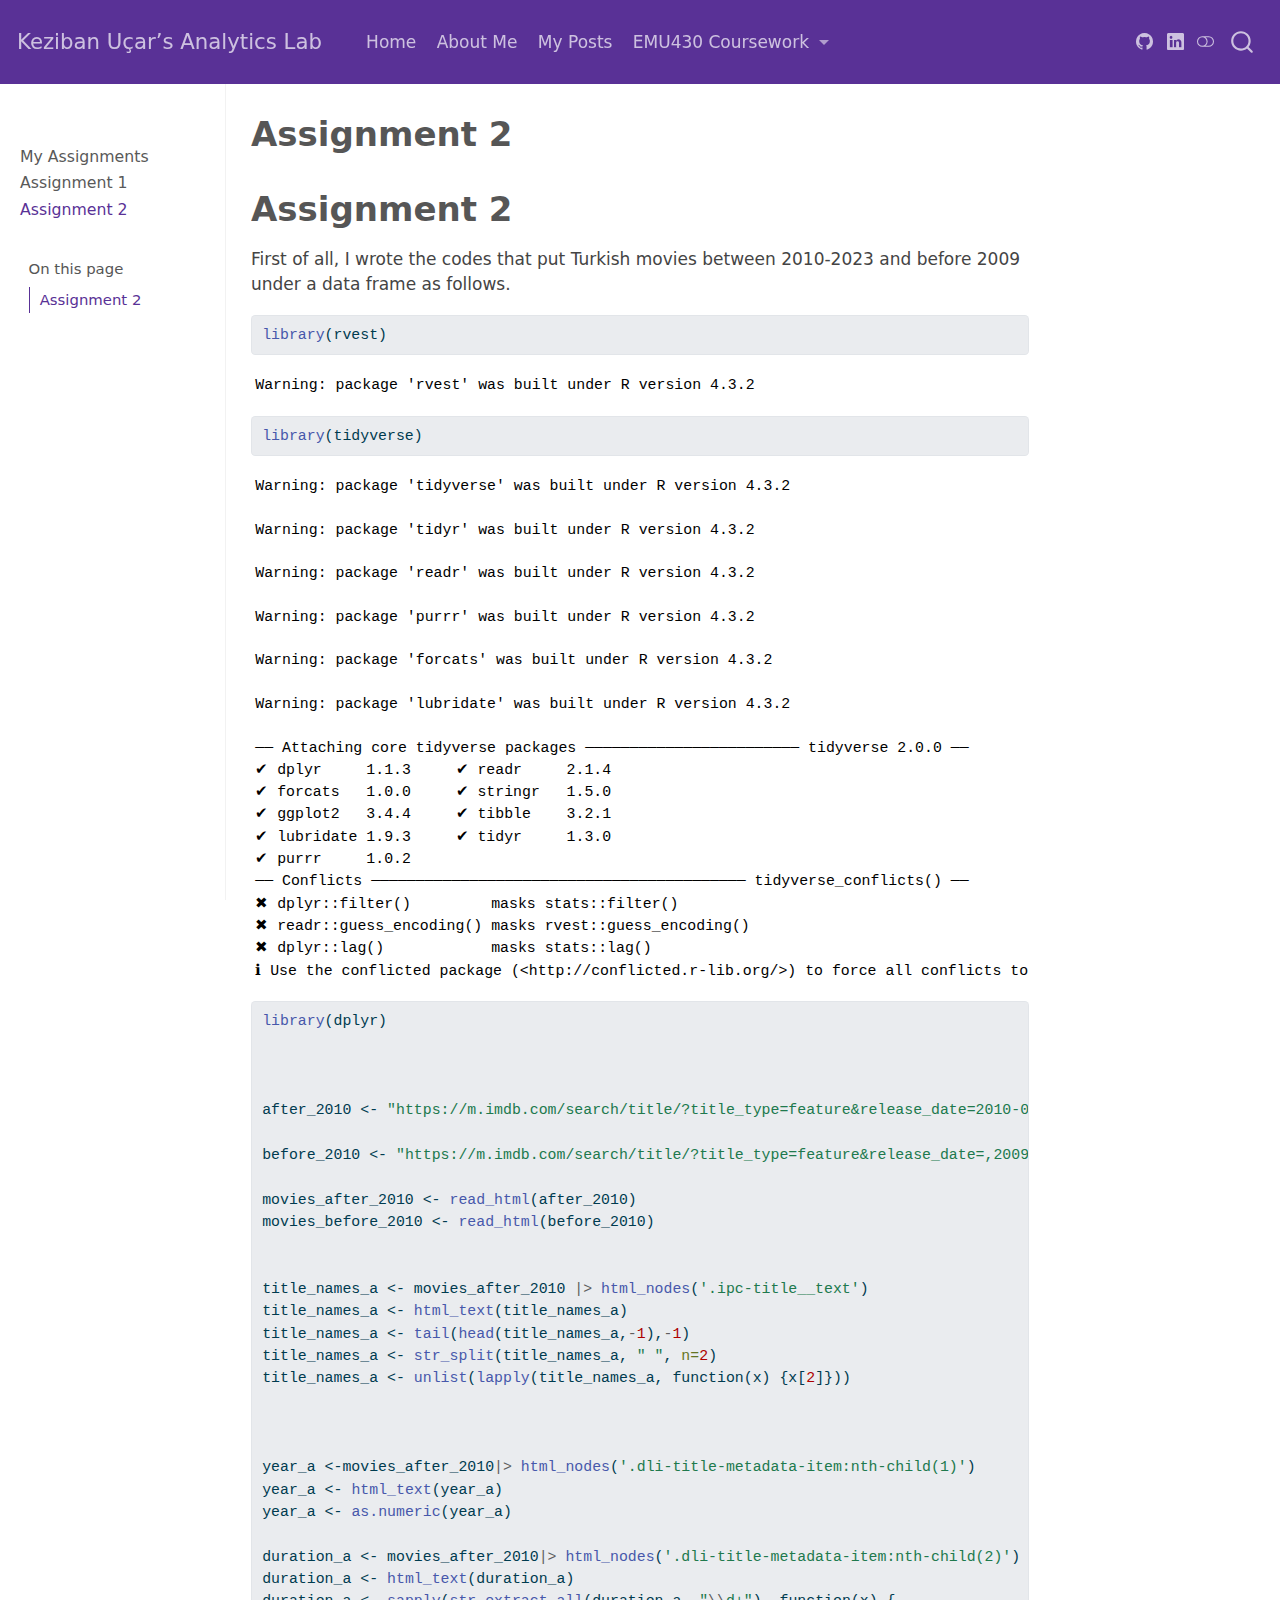
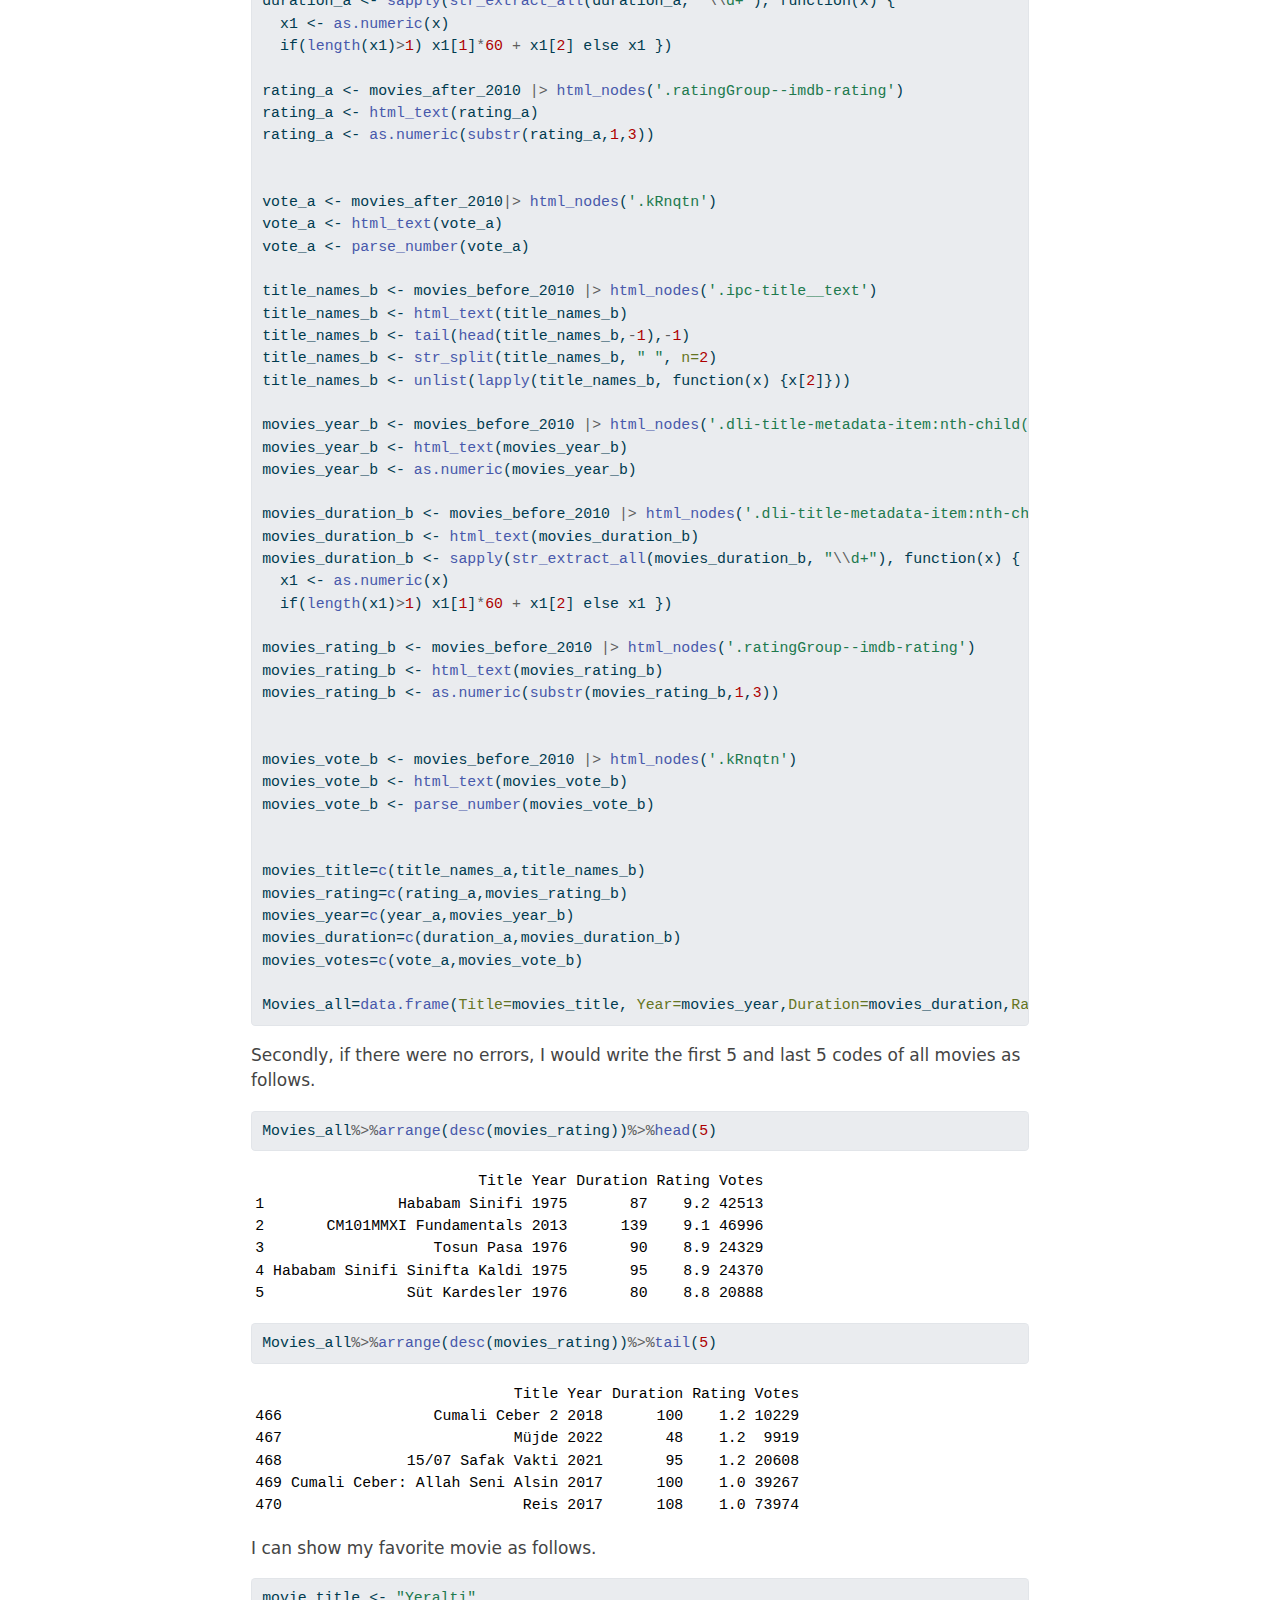
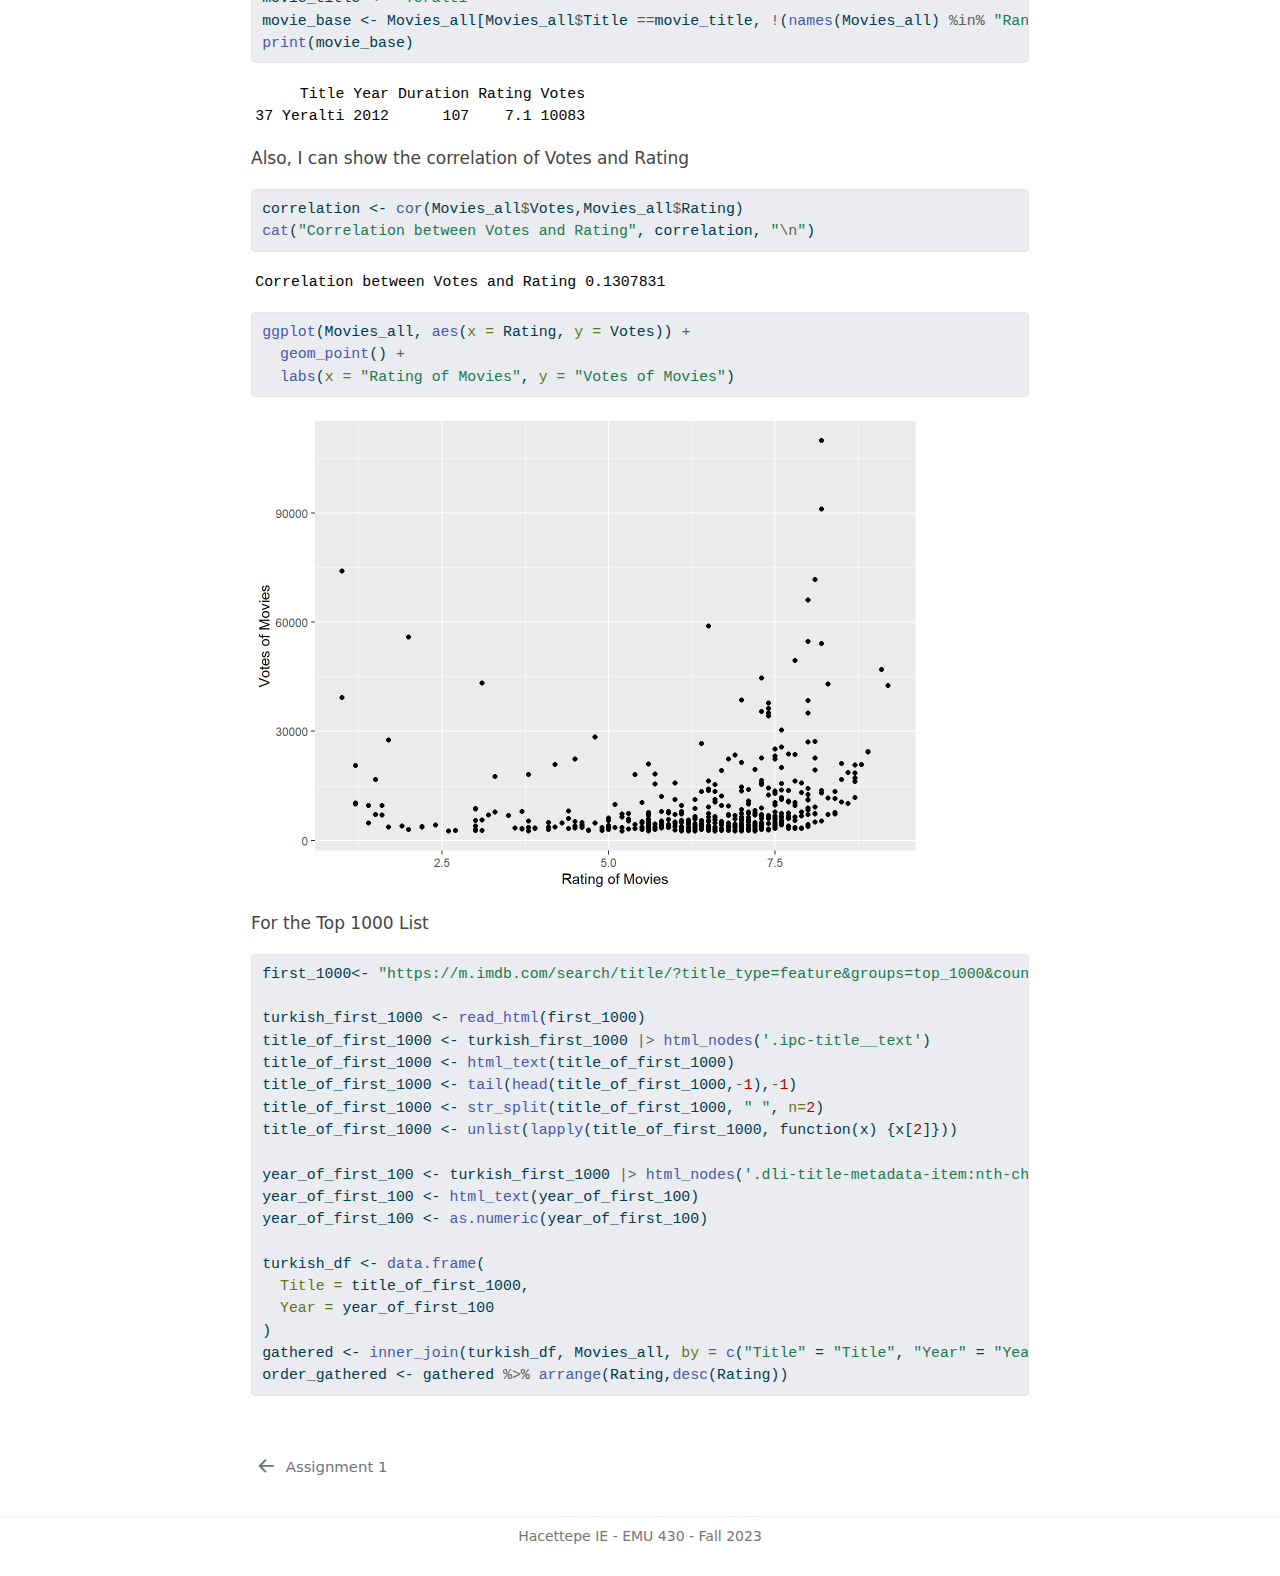
<file: docs/assignments/assignment-2.html>
<!DOCTYPE html>
<html xmlns="http://www.w3.org/1999/xhtml" lang="en" xml:lang="en"><head>

<meta charset="utf-8">
<meta name="generator" content="quarto-1.3.450">

<meta name="viewport" content="width=device-width, initial-scale=1.0, user-scalable=yes">


<title>Keziban Uçar’s Analytics Lab - Assignment 2</title>
<style>
code{white-space: pre-wrap;}
span.smallcaps{font-variant: small-caps;}
div.columns{display: flex; gap: min(4vw, 1.5em);}
div.column{flex: auto; overflow-x: auto;}
div.hanging-indent{margin-left: 1.5em; text-indent: -1.5em;}
ul.task-list{list-style: none;}
ul.task-list li input[type="checkbox"] {
  width: 0.8em;
  margin: 0 0.8em 0.2em -1em; /* quarto-specific, see https://github.com/quarto-dev/quarto-cli/issues/4556 */ 
  vertical-align: middle;
}
/* CSS for syntax highlighting */
pre > code.sourceCode { white-space: pre; position: relative; }
pre > code.sourceCode > span { display: inline-block; line-height: 1.25; }
pre > code.sourceCode > span:empty { height: 1.2em; }
.sourceCode { overflow: visible; }
code.sourceCode > span { color: inherit; text-decoration: inherit; }
div.sourceCode { margin: 1em 0; }
pre.sourceCode { margin: 0; }
@media screen {
div.sourceCode { overflow: auto; }
}
@media print {
pre > code.sourceCode { white-space: pre-wrap; }
pre > code.sourceCode > span { text-indent: -5em; padding-left: 5em; }
}
pre.numberSource code
  { counter-reset: source-line 0; }
pre.numberSource code > span
  { position: relative; left: -4em; counter-increment: source-line; }
pre.numberSource code > span > a:first-child::before
  { content: counter(source-line);
    position: relative; left: -1em; text-align: right; vertical-align: baseline;
    border: none; display: inline-block;
    -webkit-touch-callout: none; -webkit-user-select: none;
    -khtml-user-select: none; -moz-user-select: none;
    -ms-user-select: none; user-select: none;
    padding: 0 4px; width: 4em;
  }
pre.numberSource { margin-left: 3em;  padding-left: 4px; }
div.sourceCode
  {   }
@media screen {
pre > code.sourceCode > span > a:first-child::before { text-decoration: underline; }
}
</style>


<script src="../site_libs/quarto-nav/quarto-nav.js"></script>
<script src="../site_libs/quarto-nav/headroom.min.js"></script>
<script src="../site_libs/clipboard/clipboard.min.js"></script>
<script src="../site_libs/quarto-search/autocomplete.umd.js"></script>
<script src="../site_libs/quarto-search/fuse.min.js"></script>
<script src="../site_libs/quarto-search/quarto-search.js"></script>
<meta name="quarto:offset" content="../">
<link href="../assignments/assignment-1.html" rel="prev">
<script src="../site_libs/quarto-html/quarto.js"></script>
<script src="../site_libs/quarto-html/popper.min.js"></script>
<script src="../site_libs/quarto-html/tippy.umd.min.js"></script>
<script src="../site_libs/quarto-html/anchor.min.js"></script>
<link href="../site_libs/quarto-html/tippy.css" rel="stylesheet">
<link href="../site_libs/quarto-html/quarto-syntax-highlighting.css" rel="stylesheet" class="quarto-color-scheme" id="quarto-text-highlighting-styles">
<link href="../site_libs/quarto-html/quarto-syntax-highlighting-dark.css" rel="prefetch" class="quarto-color-scheme quarto-color-alternate" id="quarto-text-highlighting-styles">
<script src="../site_libs/bootstrap/bootstrap.min.js"></script>
<link href="../site_libs/bootstrap/bootstrap-icons.css" rel="stylesheet">
<link href="../site_libs/bootstrap/bootstrap.min.css" rel="stylesheet" class="quarto-color-scheme" id="quarto-bootstrap" data-mode="light">
<link href="../site_libs/bootstrap/bootstrap-dark.min.css" rel="prefetch" class="quarto-color-scheme quarto-color-alternate" id="quarto-bootstrap" data-mode="dark">
<script id="quarto-search-options" type="application/json">{
  "location": "navbar",
  "copy-button": false,
  "collapse-after": 3,
  "panel-placement": "end",
  "type": "overlay",
  "limit": 20,
  "language": {
    "search-no-results-text": "No results",
    "search-matching-documents-text": "matching documents",
    "search-copy-link-title": "Copy link to search",
    "search-hide-matches-text": "Hide additional matches",
    "search-more-match-text": "more match in this document",
    "search-more-matches-text": "more matches in this document",
    "search-clear-button-title": "Clear",
    "search-detached-cancel-button-title": "Cancel",
    "search-submit-button-title": "Submit",
    "search-label": "Search"
  }
}</script>


<link rel="stylesheet" href="../styles.css">
</head>

<body class="nav-sidebar docked nav-fixed">

<div id="quarto-search-results"></div>
  <header id="quarto-header" class="headroom fixed-top">
    <nav class="navbar navbar-expand-lg navbar-dark ">
      <div class="navbar-container container-fluid">
      <div class="navbar-brand-container">
    <a class="navbar-brand" href="../index.html">
    <span class="navbar-title">Keziban Uçar’s Analytics Lab</span>
    </a>
  </div>
            <div id="quarto-search" class="" title="Search"></div>
          <button class="navbar-toggler" type="button" data-bs-toggle="collapse" data-bs-target="#navbarCollapse" aria-controls="navbarCollapse" aria-expanded="false" aria-label="Toggle navigation" onclick="if (window.quartoToggleHeadroom) { window.quartoToggleHeadroom(); }">
  <span class="navbar-toggler-icon"></span>
</button>
          <div class="collapse navbar-collapse" id="navbarCollapse">
            <ul class="navbar-nav navbar-nav-scroll me-auto">
  <li class="nav-item">
    <a class="nav-link" href="../index.html" rel="" target="">
 <span class="menu-text">Home</span></a>
  </li>  
  <li class="nav-item">
    <a class="nav-link" href="../about.html" rel="" target="">
 <span class="menu-text">About Me</span></a>
  </li>  
  <li class="nav-item">
    <a class="nav-link" href="../posts.html" rel="" target="">
 <span class="menu-text">My Posts</span></a>
  </li>  
  <li class="nav-item dropdown ">
    <a class="nav-link dropdown-toggle" href="#" id="nav-menu-emu430-coursework" role="button" data-bs-toggle="dropdown" aria-expanded="false" rel="" target="">
 <span class="menu-text">EMU430 Coursework</span>
    </a>
    <ul class="dropdown-menu" aria-labelledby="nav-menu-emu430-coursework">    
        <li>
    <a class="dropdown-item" href="../assignments.html" rel="" target="">
 <span class="dropdown-text">Assignments</span></a>
  </li>  
        <li>
    <a class="dropdown-item" href="../project.html" rel="" target="">
 <span class="dropdown-text">Project</span></a>
  </li>  
    </ul>
  </li>
</ul>
            <div class="quarto-navbar-tools ms-auto tools-wide">
    <a href="https://github.com/kezibanucar" rel="" title="" class="quarto-navigation-tool px-1" aria-label=""><i class="bi bi-github"></i></a>
    <a href="https://www.linkedin.com/in/keziban-u%C3%A7ar-aa849a243/" rel="" title="" class="quarto-navigation-tool px-1" aria-label=""><i class="bi bi-linkedin"></i></a>
  <a href="" class="quarto-color-scheme-toggle quarto-navigation-tool  px-1" onclick="window.quartoToggleColorScheme(); return false;" title="Toggle dark mode"><i class="bi"></i></a>
</div>
          </div> <!-- /navcollapse -->
      </div> <!-- /container-fluid -->
    </nav>
  <nav class="quarto-secondary-nav">
    <div class="container-fluid d-flex">
      <button type="button" class="quarto-btn-toggle btn" data-bs-toggle="collapse" data-bs-target="#quarto-sidebar,#quarto-sidebar-glass" aria-controls="quarto-sidebar" aria-expanded="false" aria-label="Toggle sidebar navigation" onclick="if (window.quartoToggleHeadroom) { window.quartoToggleHeadroom(); }">
        <i class="bi bi-layout-text-sidebar-reverse"></i>
      </button>
      <nav class="quarto-page-breadcrumbs" aria-label="breadcrumb"><ol class="breadcrumb"><li class="breadcrumb-item"><a href="../assignments/assignment-2.html">Assignment 2</a></li></ol></nav>
      <a class="flex-grow-1" role="button" data-bs-toggle="collapse" data-bs-target="#quarto-sidebar,#quarto-sidebar-glass" aria-controls="quarto-sidebar" aria-expanded="false" aria-label="Toggle sidebar navigation" onclick="if (window.quartoToggleHeadroom) { window.quartoToggleHeadroom(); }">      
      </a>
      <button type="button" class="btn quarto-search-button" aria-label="" onclick="window.quartoOpenSearch();">
        <i class="bi bi-search"></i>
      </button>
    </div>
  </nav>
</header>
<!-- content -->
<div id="quarto-content" class="quarto-container page-columns page-rows-contents page-layout-article page-navbar">
<!-- sidebar -->
  <nav id="quarto-sidebar" class="sidebar collapse collapse-horizontal sidebar-navigation docked overflow-auto">
        <div class="mt-2 flex-shrink-0 align-items-center">
        <div class="sidebar-search">
        <div id="quarto-search" class="" title="Search"></div>
        </div>
        </div>
    <div class="sidebar-menu-container"> 
    <ul class="list-unstyled mt-1">
        <li class="sidebar-item">
  <div class="sidebar-item-container"> 
  <a href="../assignments.html" class="sidebar-item-text sidebar-link">
 <span class="menu-text">My Assignments</span></a>
  </div>
</li>
        <li class="sidebar-item">
  <div class="sidebar-item-container"> 
  <a href="../assignments/assignment-1.html" class="sidebar-item-text sidebar-link">
 <span class="menu-text">Assignment 1</span></a>
  </div>
</li>
        <li class="sidebar-item">
  <div class="sidebar-item-container"> 
  <a href="../assignments/assignment-2.html" class="sidebar-item-text sidebar-link active">
 <span class="menu-text">Assignment 2</span></a>
  </div>
</li>
    </ul>
    </div>
    <nav id="TOC" role="doc-toc" class="toc-active">
    <h2 id="toc-title">On this page</h2>
   
  <ul>
  <li><a href="#assignment-2" id="toc-assignment-2" class="nav-link active" data-scroll-target="#assignment-2">Assignment 2</a></li>
  </ul>
</nav>
</nav>
<div id="quarto-sidebar-glass" data-bs-toggle="collapse" data-bs-target="#quarto-sidebar,#quarto-sidebar-glass"></div>
<!-- margin-sidebar -->
    <div id="quarto-margin-sidebar" class="sidebar margin-sidebar">
    </div>
<!-- main -->
<main class="content" id="quarto-document-content">

<header id="title-block-header" class="quarto-title-block default">
<div class="quarto-title">
<h1 class="title">Assignment 2</h1>
</div>



<div class="quarto-title-meta">

    
  
    
  </div>
  

</header>

<section id="assignment-2" class="level1">
<h1>Assignment 2</h1>
<p>First of all, I wrote the codes that put Turkish movies between 2010-2023 and before 2009 under a data frame as follows.</p>
<div class="cell">
<div class="sourceCode cell-code" id="cb1"><pre class="sourceCode r code-with-copy"><code class="sourceCode r"><span id="cb1-1"><a href="#cb1-1" aria-hidden="true" tabindex="-1"></a><span class="fu">library</span>(rvest)</span></code><button title="Copy to Clipboard" class="code-copy-button"><i class="bi"></i></button></pre></div>
<div class="cell-output cell-output-stderr">
<pre><code>Warning: package 'rvest' was built under R version 4.3.2</code></pre>
</div>
<div class="sourceCode cell-code" id="cb3"><pre class="sourceCode r code-with-copy"><code class="sourceCode r"><span id="cb3-1"><a href="#cb3-1" aria-hidden="true" tabindex="-1"></a><span class="fu">library</span>(tidyverse)</span></code><button title="Copy to Clipboard" class="code-copy-button"><i class="bi"></i></button></pre></div>
<div class="cell-output cell-output-stderr">
<pre><code>Warning: package 'tidyverse' was built under R version 4.3.2</code></pre>
</div>
<div class="cell-output cell-output-stderr">
<pre><code>Warning: package 'tidyr' was built under R version 4.3.2</code></pre>
</div>
<div class="cell-output cell-output-stderr">
<pre><code>Warning: package 'readr' was built under R version 4.3.2</code></pre>
</div>
<div class="cell-output cell-output-stderr">
<pre><code>Warning: package 'purrr' was built under R version 4.3.2</code></pre>
</div>
<div class="cell-output cell-output-stderr">
<pre><code>Warning: package 'forcats' was built under R version 4.3.2</code></pre>
</div>
<div class="cell-output cell-output-stderr">
<pre><code>Warning: package 'lubridate' was built under R version 4.3.2</code></pre>
</div>
<div class="cell-output cell-output-stderr">
<pre><code>── Attaching core tidyverse packages ──────────────────────── tidyverse 2.0.0 ──
✔ dplyr     1.1.3     ✔ readr     2.1.4
✔ forcats   1.0.0     ✔ stringr   1.5.0
✔ ggplot2   3.4.4     ✔ tibble    3.2.1
✔ lubridate 1.9.3     ✔ tidyr     1.3.0
✔ purrr     1.0.2     
── Conflicts ────────────────────────────────────────── tidyverse_conflicts() ──
✖ dplyr::filter()         masks stats::filter()
✖ readr::guess_encoding() masks rvest::guess_encoding()
✖ dplyr::lag()            masks stats::lag()
ℹ Use the conflicted package (&lt;http://conflicted.r-lib.org/&gt;) to force all conflicts to become errors</code></pre>
</div>
<div class="sourceCode cell-code" id="cb11"><pre class="sourceCode r code-with-copy"><code class="sourceCode r"><span id="cb11-1"><a href="#cb11-1" aria-hidden="true" tabindex="-1"></a><span class="fu">library</span>(dplyr)</span>
<span id="cb11-2"><a href="#cb11-2" aria-hidden="true" tabindex="-1"></a></span>
<span id="cb11-3"><a href="#cb11-3" aria-hidden="true" tabindex="-1"></a></span>
<span id="cb11-4"><a href="#cb11-4" aria-hidden="true" tabindex="-1"></a></span>
<span id="cb11-5"><a href="#cb11-5" aria-hidden="true" tabindex="-1"></a>after_2010 <span class="ot">&lt;-</span> <span class="st">"https://m.imdb.com/search/title/?title_type=feature&amp;release_date=2010-01-01,2023-12-31&amp;num_votes=2500,&amp;country_of_origin=TR&amp;count=250"</span></span>
<span id="cb11-6"><a href="#cb11-6" aria-hidden="true" tabindex="-1"></a></span>
<span id="cb11-7"><a href="#cb11-7" aria-hidden="true" tabindex="-1"></a>before_2010 <span class="ot">&lt;-</span> <span class="st">"https://m.imdb.com/search/title/?title_type=feature&amp;release_date=,2009-12-31&amp;num_votes=2500,&amp;country_of_origin=TR&amp;count=250"</span></span>
<span id="cb11-8"><a href="#cb11-8" aria-hidden="true" tabindex="-1"></a></span>
<span id="cb11-9"><a href="#cb11-9" aria-hidden="true" tabindex="-1"></a>movies_after_2010 <span class="ot">&lt;-</span> <span class="fu">read_html</span>(after_2010)</span>
<span id="cb11-10"><a href="#cb11-10" aria-hidden="true" tabindex="-1"></a>movies_before_2010 <span class="ot">&lt;-</span> <span class="fu">read_html</span>(before_2010)</span>
<span id="cb11-11"><a href="#cb11-11" aria-hidden="true" tabindex="-1"></a></span>
<span id="cb11-12"><a href="#cb11-12" aria-hidden="true" tabindex="-1"></a></span>
<span id="cb11-13"><a href="#cb11-13" aria-hidden="true" tabindex="-1"></a>title_names_a <span class="ot">&lt;-</span> movies_after_2010 <span class="sc">|&gt;</span> <span class="fu">html_nodes</span>(<span class="st">'.ipc-title__text'</span>)</span>
<span id="cb11-14"><a href="#cb11-14" aria-hidden="true" tabindex="-1"></a>title_names_a <span class="ot">&lt;-</span> <span class="fu">html_text</span>(title_names_a)</span>
<span id="cb11-15"><a href="#cb11-15" aria-hidden="true" tabindex="-1"></a>title_names_a <span class="ot">&lt;-</span> <span class="fu">tail</span>(<span class="fu">head</span>(title_names_a,<span class="sc">-</span><span class="dv">1</span>),<span class="sc">-</span><span class="dv">1</span>)</span>
<span id="cb11-16"><a href="#cb11-16" aria-hidden="true" tabindex="-1"></a>title_names_a <span class="ot">&lt;-</span> <span class="fu">str_split</span>(title_names_a, <span class="st">" "</span>, <span class="at">n=</span><span class="dv">2</span>)</span>
<span id="cb11-17"><a href="#cb11-17" aria-hidden="true" tabindex="-1"></a>title_names_a <span class="ot">&lt;-</span> <span class="fu">unlist</span>(<span class="fu">lapply</span>(title_names_a, <span class="cf">function</span>(x) {x[<span class="dv">2</span>]}))</span>
<span id="cb11-18"><a href="#cb11-18" aria-hidden="true" tabindex="-1"></a></span>
<span id="cb11-19"><a href="#cb11-19" aria-hidden="true" tabindex="-1"></a></span>
<span id="cb11-20"><a href="#cb11-20" aria-hidden="true" tabindex="-1"></a></span>
<span id="cb11-21"><a href="#cb11-21" aria-hidden="true" tabindex="-1"></a>year_a <span class="ot">&lt;-</span>movies_after_2010<span class="sc">|&gt;</span> <span class="fu">html_nodes</span>(<span class="st">'.dli-title-metadata-item:nth-child(1)'</span>)</span>
<span id="cb11-22"><a href="#cb11-22" aria-hidden="true" tabindex="-1"></a>year_a <span class="ot">&lt;-</span> <span class="fu">html_text</span>(year_a)</span>
<span id="cb11-23"><a href="#cb11-23" aria-hidden="true" tabindex="-1"></a>year_a <span class="ot">&lt;-</span> <span class="fu">as.numeric</span>(year_a)</span>
<span id="cb11-24"><a href="#cb11-24" aria-hidden="true" tabindex="-1"></a></span>
<span id="cb11-25"><a href="#cb11-25" aria-hidden="true" tabindex="-1"></a>duration_a <span class="ot">&lt;-</span> movies_after_2010<span class="sc">|&gt;</span> <span class="fu">html_nodes</span>(<span class="st">'.dli-title-metadata-item:nth-child(2)'</span>)</span>
<span id="cb11-26"><a href="#cb11-26" aria-hidden="true" tabindex="-1"></a>duration_a <span class="ot">&lt;-</span> <span class="fu">html_text</span>(duration_a)</span>
<span id="cb11-27"><a href="#cb11-27" aria-hidden="true" tabindex="-1"></a>duration_a <span class="ot">&lt;-</span> <span class="fu">sapply</span>(<span class="fu">str_extract_all</span>(duration_a, <span class="st">"</span><span class="sc">\\</span><span class="st">d+"</span>), <span class="cf">function</span>(x) {</span>
<span id="cb11-28"><a href="#cb11-28" aria-hidden="true" tabindex="-1"></a>  x1 <span class="ot">&lt;-</span> <span class="fu">as.numeric</span>(x)</span>
<span id="cb11-29"><a href="#cb11-29" aria-hidden="true" tabindex="-1"></a>  <span class="cf">if</span>(<span class="fu">length</span>(x1)<span class="sc">&gt;</span><span class="dv">1</span>) x1[<span class="dv">1</span>]<span class="sc">*</span><span class="dv">60</span> <span class="sc">+</span> x1[<span class="dv">2</span>] <span class="cf">else</span> x1 })</span>
<span id="cb11-30"><a href="#cb11-30" aria-hidden="true" tabindex="-1"></a></span>
<span id="cb11-31"><a href="#cb11-31" aria-hidden="true" tabindex="-1"></a>rating_a <span class="ot">&lt;-</span> movies_after_2010 <span class="sc">|&gt;</span> <span class="fu">html_nodes</span>(<span class="st">'.ratingGroup--imdb-rating'</span>)</span>
<span id="cb11-32"><a href="#cb11-32" aria-hidden="true" tabindex="-1"></a>rating_a <span class="ot">&lt;-</span> <span class="fu">html_text</span>(rating_a)</span>
<span id="cb11-33"><a href="#cb11-33" aria-hidden="true" tabindex="-1"></a>rating_a <span class="ot">&lt;-</span> <span class="fu">as.numeric</span>(<span class="fu">substr</span>(rating_a,<span class="dv">1</span>,<span class="dv">3</span>))</span>
<span id="cb11-34"><a href="#cb11-34" aria-hidden="true" tabindex="-1"></a></span>
<span id="cb11-35"><a href="#cb11-35" aria-hidden="true" tabindex="-1"></a></span>
<span id="cb11-36"><a href="#cb11-36" aria-hidden="true" tabindex="-1"></a>vote_a <span class="ot">&lt;-</span> movies_after_2010<span class="sc">|&gt;</span> <span class="fu">html_nodes</span>(<span class="st">'.kRnqtn'</span>)</span>
<span id="cb11-37"><a href="#cb11-37" aria-hidden="true" tabindex="-1"></a>vote_a <span class="ot">&lt;-</span> <span class="fu">html_text</span>(vote_a)</span>
<span id="cb11-38"><a href="#cb11-38" aria-hidden="true" tabindex="-1"></a>vote_a <span class="ot">&lt;-</span> <span class="fu">parse_number</span>(vote_a)</span>
<span id="cb11-39"><a href="#cb11-39" aria-hidden="true" tabindex="-1"></a></span>
<span id="cb11-40"><a href="#cb11-40" aria-hidden="true" tabindex="-1"></a>title_names_b <span class="ot">&lt;-</span> movies_before_2010 <span class="sc">|&gt;</span> <span class="fu">html_nodes</span>(<span class="st">'.ipc-title__text'</span>)</span>
<span id="cb11-41"><a href="#cb11-41" aria-hidden="true" tabindex="-1"></a>title_names_b <span class="ot">&lt;-</span> <span class="fu">html_text</span>(title_names_b)</span>
<span id="cb11-42"><a href="#cb11-42" aria-hidden="true" tabindex="-1"></a>title_names_b <span class="ot">&lt;-</span> <span class="fu">tail</span>(<span class="fu">head</span>(title_names_b,<span class="sc">-</span><span class="dv">1</span>),<span class="sc">-</span><span class="dv">1</span>)</span>
<span id="cb11-43"><a href="#cb11-43" aria-hidden="true" tabindex="-1"></a>title_names_b <span class="ot">&lt;-</span> <span class="fu">str_split</span>(title_names_b, <span class="st">" "</span>, <span class="at">n=</span><span class="dv">2</span>)</span>
<span id="cb11-44"><a href="#cb11-44" aria-hidden="true" tabindex="-1"></a>title_names_b <span class="ot">&lt;-</span> <span class="fu">unlist</span>(<span class="fu">lapply</span>(title_names_b, <span class="cf">function</span>(x) {x[<span class="dv">2</span>]}))</span>
<span id="cb11-45"><a href="#cb11-45" aria-hidden="true" tabindex="-1"></a></span>
<span id="cb11-46"><a href="#cb11-46" aria-hidden="true" tabindex="-1"></a>movies_year_b <span class="ot">&lt;-</span> movies_before_2010 <span class="sc">|&gt;</span> <span class="fu">html_nodes</span>(<span class="st">'.dli-title-metadata-item:nth-child(1)'</span>)</span>
<span id="cb11-47"><a href="#cb11-47" aria-hidden="true" tabindex="-1"></a>movies_year_b <span class="ot">&lt;-</span> <span class="fu">html_text</span>(movies_year_b)</span>
<span id="cb11-48"><a href="#cb11-48" aria-hidden="true" tabindex="-1"></a>movies_year_b <span class="ot">&lt;-</span> <span class="fu">as.numeric</span>(movies_year_b)</span>
<span id="cb11-49"><a href="#cb11-49" aria-hidden="true" tabindex="-1"></a></span>
<span id="cb11-50"><a href="#cb11-50" aria-hidden="true" tabindex="-1"></a>movies_duration_b <span class="ot">&lt;-</span> movies_before_2010 <span class="sc">|&gt;</span> <span class="fu">html_nodes</span>(<span class="st">'.dli-title-metadata-item:nth-child(2)'</span>)</span>
<span id="cb11-51"><a href="#cb11-51" aria-hidden="true" tabindex="-1"></a>movies_duration_b <span class="ot">&lt;-</span> <span class="fu">html_text</span>(movies_duration_b)</span>
<span id="cb11-52"><a href="#cb11-52" aria-hidden="true" tabindex="-1"></a>movies_duration_b <span class="ot">&lt;-</span> <span class="fu">sapply</span>(<span class="fu">str_extract_all</span>(movies_duration_b, <span class="st">"</span><span class="sc">\\</span><span class="st">d+"</span>), <span class="cf">function</span>(x) {</span>
<span id="cb11-53"><a href="#cb11-53" aria-hidden="true" tabindex="-1"></a>  x1 <span class="ot">&lt;-</span> <span class="fu">as.numeric</span>(x)</span>
<span id="cb11-54"><a href="#cb11-54" aria-hidden="true" tabindex="-1"></a>  <span class="cf">if</span>(<span class="fu">length</span>(x1)<span class="sc">&gt;</span><span class="dv">1</span>) x1[<span class="dv">1</span>]<span class="sc">*</span><span class="dv">60</span> <span class="sc">+</span> x1[<span class="dv">2</span>] <span class="cf">else</span> x1 })</span>
<span id="cb11-55"><a href="#cb11-55" aria-hidden="true" tabindex="-1"></a></span>
<span id="cb11-56"><a href="#cb11-56" aria-hidden="true" tabindex="-1"></a>movies_rating_b <span class="ot">&lt;-</span> movies_before_2010 <span class="sc">|&gt;</span> <span class="fu">html_nodes</span>(<span class="st">'.ratingGroup--imdb-rating'</span>)</span>
<span id="cb11-57"><a href="#cb11-57" aria-hidden="true" tabindex="-1"></a>movies_rating_b <span class="ot">&lt;-</span> <span class="fu">html_text</span>(movies_rating_b)</span>
<span id="cb11-58"><a href="#cb11-58" aria-hidden="true" tabindex="-1"></a>movies_rating_b <span class="ot">&lt;-</span> <span class="fu">as.numeric</span>(<span class="fu">substr</span>(movies_rating_b,<span class="dv">1</span>,<span class="dv">3</span>))</span>
<span id="cb11-59"><a href="#cb11-59" aria-hidden="true" tabindex="-1"></a></span>
<span id="cb11-60"><a href="#cb11-60" aria-hidden="true" tabindex="-1"></a></span>
<span id="cb11-61"><a href="#cb11-61" aria-hidden="true" tabindex="-1"></a>movies_vote_b <span class="ot">&lt;-</span> movies_before_2010 <span class="sc">|&gt;</span> <span class="fu">html_nodes</span>(<span class="st">'.kRnqtn'</span>)</span>
<span id="cb11-62"><a href="#cb11-62" aria-hidden="true" tabindex="-1"></a>movies_vote_b <span class="ot">&lt;-</span> <span class="fu">html_text</span>(movies_vote_b)</span>
<span id="cb11-63"><a href="#cb11-63" aria-hidden="true" tabindex="-1"></a>movies_vote_b <span class="ot">&lt;-</span> <span class="fu">parse_number</span>(movies_vote_b)</span>
<span id="cb11-64"><a href="#cb11-64" aria-hidden="true" tabindex="-1"></a></span>
<span id="cb11-65"><a href="#cb11-65" aria-hidden="true" tabindex="-1"></a></span>
<span id="cb11-66"><a href="#cb11-66" aria-hidden="true" tabindex="-1"></a>movies_title<span class="ot">=</span><span class="fu">c</span>(title_names_a,title_names_b)</span>
<span id="cb11-67"><a href="#cb11-67" aria-hidden="true" tabindex="-1"></a>movies_rating<span class="ot">=</span><span class="fu">c</span>(rating_a,movies_rating_b)</span>
<span id="cb11-68"><a href="#cb11-68" aria-hidden="true" tabindex="-1"></a>movies_year<span class="ot">=</span><span class="fu">c</span>(year_a,movies_year_b)</span>
<span id="cb11-69"><a href="#cb11-69" aria-hidden="true" tabindex="-1"></a>movies_duration<span class="ot">=</span><span class="fu">c</span>(duration_a,movies_duration_b)</span>
<span id="cb11-70"><a href="#cb11-70" aria-hidden="true" tabindex="-1"></a>movies_votes<span class="ot">=</span><span class="fu">c</span>(vote_a,movies_vote_b)</span>
<span id="cb11-71"><a href="#cb11-71" aria-hidden="true" tabindex="-1"></a></span>
<span id="cb11-72"><a href="#cb11-72" aria-hidden="true" tabindex="-1"></a>Movies_all<span class="ot">=</span><span class="fu">data.frame</span>(<span class="at">Title=</span>movies_title, <span class="at">Year=</span>movies_year,<span class="at">Duration=</span>movies_duration,<span class="at">Rating=</span>movies_rating,<span class="at">Votes=</span>movies_votes)</span></code><button title="Copy to Clipboard" class="code-copy-button"><i class="bi"></i></button></pre></div>
</div>
<p>Secondly, if there were no errors, I would write the first 5 and last 5 codes of all movies as follows.</p>
<div class="cell">
<div class="sourceCode cell-code" id="cb12"><pre class="sourceCode r code-with-copy"><code class="sourceCode r"><span id="cb12-1"><a href="#cb12-1" aria-hidden="true" tabindex="-1"></a>Movies_all<span class="sc">%&gt;%</span><span class="fu">arrange</span>(<span class="fu">desc</span>(movies_rating))<span class="sc">%&gt;%</span><span class="fu">head</span>(<span class="dv">5</span>)</span></code><button title="Copy to Clipboard" class="code-copy-button"><i class="bi"></i></button></pre></div>
<div class="cell-output cell-output-stdout">
<pre><code>                         Title Year Duration Rating Votes
1               Hababam Sinifi 1975       87    9.2 42513
2       CM101MMXI Fundamentals 2013      139    9.1 46996
3                   Tosun Pasa 1976       90    8.9 24329
4 Hababam Sinifi Sinifta Kaldi 1975       95    8.9 24370
5                Süt Kardesler 1976       80    8.8 20888</code></pre>
</div>
<div class="sourceCode cell-code" id="cb14"><pre class="sourceCode r code-with-copy"><code class="sourceCode r"><span id="cb14-1"><a href="#cb14-1" aria-hidden="true" tabindex="-1"></a>Movies_all<span class="sc">%&gt;%</span><span class="fu">arrange</span>(<span class="fu">desc</span>(movies_rating))<span class="sc">%&gt;%</span><span class="fu">tail</span>(<span class="dv">5</span>)</span></code><button title="Copy to Clipboard" class="code-copy-button"><i class="bi"></i></button></pre></div>
<div class="cell-output cell-output-stdout">
<pre><code>                             Title Year Duration Rating Votes
466                 Cumali Ceber 2 2018      100    1.2 10229
467                          Müjde 2022       48    1.2  9919
468              15/07 Safak Vakti 2021       95    1.2 20608
469 Cumali Ceber: Allah Seni Alsin 2017      100    1.0 39267
470                           Reis 2017      108    1.0 73974</code></pre>
</div>
</div>
<p>I can show my favorite movie as follows.</p>
<div class="cell">
<div class="sourceCode cell-code" id="cb16"><pre class="sourceCode r code-with-copy"><code class="sourceCode r"><span id="cb16-1"><a href="#cb16-1" aria-hidden="true" tabindex="-1"></a>movie_title <span class="ot">&lt;-</span> <span class="st">"Yeralti"</span> </span>
<span id="cb16-2"><a href="#cb16-2" aria-hidden="true" tabindex="-1"></a>movie_base <span class="ot">&lt;-</span> Movies_all[Movies_all<span class="sc">$</span>Title <span class="sc">==</span>movie_title, <span class="sc">!</span>(<span class="fu">names</span>(Movies_all) <span class="sc">%in%</span> <span class="st">"Rank"</span>)]</span>
<span id="cb16-3"><a href="#cb16-3" aria-hidden="true" tabindex="-1"></a><span class="fu">print</span>(movie_base)</span></code><button title="Copy to Clipboard" class="code-copy-button"><i class="bi"></i></button></pre></div>
<div class="cell-output cell-output-stdout">
<pre><code>     Title Year Duration Rating Votes
37 Yeralti 2012      107    7.1 10083</code></pre>
</div>
</div>
<p>Also, I can show the correlation of Votes and Rating</p>
<div class="cell">
<div class="sourceCode cell-code" id="cb18"><pre class="sourceCode r code-with-copy"><code class="sourceCode r"><span id="cb18-1"><a href="#cb18-1" aria-hidden="true" tabindex="-1"></a>correlation <span class="ot">&lt;-</span> <span class="fu">cor</span>(Movies_all<span class="sc">$</span>Votes,Movies_all<span class="sc">$</span>Rating)</span>
<span id="cb18-2"><a href="#cb18-2" aria-hidden="true" tabindex="-1"></a><span class="fu">cat</span>(<span class="st">"Correlation between Votes and Rating"</span>, correlation, <span class="st">"</span><span class="sc">\n</span><span class="st">"</span>)</span></code><button title="Copy to Clipboard" class="code-copy-button"><i class="bi"></i></button></pre></div>
<div class="cell-output cell-output-stdout">
<pre><code>Correlation between Votes and Rating 0.1307831 </code></pre>
</div>
<div class="sourceCode cell-code" id="cb20"><pre class="sourceCode r code-with-copy"><code class="sourceCode r"><span id="cb20-1"><a href="#cb20-1" aria-hidden="true" tabindex="-1"></a><span class="fu">ggplot</span>(Movies_all, <span class="fu">aes</span>(<span class="at">x =</span> Rating, <span class="at">y =</span> Votes)) <span class="sc">+</span></span>
<span id="cb20-2"><a href="#cb20-2" aria-hidden="true" tabindex="-1"></a>  <span class="fu">geom_point</span>() <span class="sc">+</span></span>
<span id="cb20-3"><a href="#cb20-3" aria-hidden="true" tabindex="-1"></a>  <span class="fu">labs</span>(<span class="at">x =</span> <span class="st">"Rating of Movies"</span>, <span class="at">y =</span> <span class="st">"Votes of Movies"</span>)</span></code><button title="Copy to Clipboard" class="code-copy-button"><i class="bi"></i></button></pre></div>
<div class="cell-output-display">
<p><img src="assignment-2_files/figure-html/unnamed-chunk-4-1.png" class="img-fluid" width="672"></p>
</div>
</div>
<p>For the Top 1000 List</p>
<div class="cell">
<div class="sourceCode cell-code" id="cb21"><pre class="sourceCode r code-with-copy"><code class="sourceCode r"><span id="cb21-1"><a href="#cb21-1" aria-hidden="true" tabindex="-1"></a>first_1000<span class="ot">&lt;-</span> <span class="st">"https://m.imdb.com/search/title/?title_type=feature&amp;groups=top_1000&amp;country_of_origin=TR&amp;count=250"</span></span>
<span id="cb21-2"><a href="#cb21-2" aria-hidden="true" tabindex="-1"></a></span>
<span id="cb21-3"><a href="#cb21-3" aria-hidden="true" tabindex="-1"></a>turkish_first_1000 <span class="ot">&lt;-</span> <span class="fu">read_html</span>(first_1000)</span>
<span id="cb21-4"><a href="#cb21-4" aria-hidden="true" tabindex="-1"></a>title_of_first_1000 <span class="ot">&lt;-</span> turkish_first_1000 <span class="sc">|&gt;</span> <span class="fu">html_nodes</span>(<span class="st">'.ipc-title__text'</span>)</span>
<span id="cb21-5"><a href="#cb21-5" aria-hidden="true" tabindex="-1"></a>title_of_first_1000 <span class="ot">&lt;-</span> <span class="fu">html_text</span>(title_of_first_1000)</span>
<span id="cb21-6"><a href="#cb21-6" aria-hidden="true" tabindex="-1"></a>title_of_first_1000 <span class="ot">&lt;-</span> <span class="fu">tail</span>(<span class="fu">head</span>(title_of_first_1000,<span class="sc">-</span><span class="dv">1</span>),<span class="sc">-</span><span class="dv">1</span>)</span>
<span id="cb21-7"><a href="#cb21-7" aria-hidden="true" tabindex="-1"></a>title_of_first_1000 <span class="ot">&lt;-</span> <span class="fu">str_split</span>(title_of_first_1000, <span class="st">" "</span>, <span class="at">n=</span><span class="dv">2</span>)</span>
<span id="cb21-8"><a href="#cb21-8" aria-hidden="true" tabindex="-1"></a>title_of_first_1000 <span class="ot">&lt;-</span> <span class="fu">unlist</span>(<span class="fu">lapply</span>(title_of_first_1000, <span class="cf">function</span>(x) {x[<span class="dv">2</span>]}))</span>
<span id="cb21-9"><a href="#cb21-9" aria-hidden="true" tabindex="-1"></a></span>
<span id="cb21-10"><a href="#cb21-10" aria-hidden="true" tabindex="-1"></a>year_of_first_100 <span class="ot">&lt;-</span> turkish_first_1000 <span class="sc">|&gt;</span> <span class="fu">html_nodes</span>(<span class="st">'.dli-title-metadata-item:nth-child(1)'</span>)</span>
<span id="cb21-11"><a href="#cb21-11" aria-hidden="true" tabindex="-1"></a>year_of_first_100 <span class="ot">&lt;-</span> <span class="fu">html_text</span>(year_of_first_100)</span>
<span id="cb21-12"><a href="#cb21-12" aria-hidden="true" tabindex="-1"></a>year_of_first_100 <span class="ot">&lt;-</span> <span class="fu">as.numeric</span>(year_of_first_100)</span>
<span id="cb21-13"><a href="#cb21-13" aria-hidden="true" tabindex="-1"></a></span>
<span id="cb21-14"><a href="#cb21-14" aria-hidden="true" tabindex="-1"></a>turkish_df <span class="ot">&lt;-</span> <span class="fu">data.frame</span>(</span>
<span id="cb21-15"><a href="#cb21-15" aria-hidden="true" tabindex="-1"></a>  <span class="at">Title =</span> title_of_first_1000,</span>
<span id="cb21-16"><a href="#cb21-16" aria-hidden="true" tabindex="-1"></a>  <span class="at">Year =</span> year_of_first_100</span>
<span id="cb21-17"><a href="#cb21-17" aria-hidden="true" tabindex="-1"></a>)</span>
<span id="cb21-18"><a href="#cb21-18" aria-hidden="true" tabindex="-1"></a>gathered <span class="ot">&lt;-</span> <span class="fu">inner_join</span>(turkish_df, Movies_all, <span class="at">by =</span> <span class="fu">c</span>(<span class="st">"Title"</span> <span class="ot">=</span> <span class="st">"Title"</span>, <span class="st">"Year"</span> <span class="ot">=</span> <span class="st">"Year"</span>))</span>
<span id="cb21-19"><a href="#cb21-19" aria-hidden="true" tabindex="-1"></a>order_gathered <span class="ot">&lt;-</span> gathered <span class="sc">%&gt;%</span> <span class="fu">arrange</span>(Rating,<span class="fu">desc</span>(Rating))</span></code><button title="Copy to Clipboard" class="code-copy-button"><i class="bi"></i></button></pre></div>
</div>


</section>

<a onclick="window.scrollTo(0, 0); return false;" role="button" id="quarto-back-to-top"><i class="bi bi-arrow-up"></i> Back to top</a></main> <!-- /main -->
<script id="quarto-html-after-body" type="application/javascript">
window.document.addEventListener("DOMContentLoaded", function (event) {
  const toggleBodyColorMode = (bsSheetEl) => {
    const mode = bsSheetEl.getAttribute("data-mode");
    const bodyEl = window.document.querySelector("body");
    if (mode === "dark") {
      bodyEl.classList.add("quarto-dark");
      bodyEl.classList.remove("quarto-light");
    } else {
      bodyEl.classList.add("quarto-light");
      bodyEl.classList.remove("quarto-dark");
    }
  }
  const toggleBodyColorPrimary = () => {
    const bsSheetEl = window.document.querySelector("link#quarto-bootstrap");
    if (bsSheetEl) {
      toggleBodyColorMode(bsSheetEl);
    }
  }
  toggleBodyColorPrimary();  
  const disableStylesheet = (stylesheets) => {
    for (let i=0; i < stylesheets.length; i++) {
      const stylesheet = stylesheets[i];
      stylesheet.rel = 'prefetch';
    }
  }
  const enableStylesheet = (stylesheets) => {
    for (let i=0; i < stylesheets.length; i++) {
      const stylesheet = stylesheets[i];
      stylesheet.rel = 'stylesheet';
    }
  }
  const manageTransitions = (selector, allowTransitions) => {
    const els = window.document.querySelectorAll(selector);
    for (let i=0; i < els.length; i++) {
      const el = els[i];
      if (allowTransitions) {
        el.classList.remove('notransition');
      } else {
        el.classList.add('notransition');
      }
    }
  }
  const toggleColorMode = (alternate) => {
    // Switch the stylesheets
    const alternateStylesheets = window.document.querySelectorAll('link.quarto-color-scheme.quarto-color-alternate');
    manageTransitions('#quarto-margin-sidebar .nav-link', false);
    if (alternate) {
      enableStylesheet(alternateStylesheets);
      for (const sheetNode of alternateStylesheets) {
        if (sheetNode.id === "quarto-bootstrap") {
          toggleBodyColorMode(sheetNode);
        }
      }
    } else {
      disableStylesheet(alternateStylesheets);
      toggleBodyColorPrimary();
    }
    manageTransitions('#quarto-margin-sidebar .nav-link', true);
    // Switch the toggles
    const toggles = window.document.querySelectorAll('.quarto-color-scheme-toggle');
    for (let i=0; i < toggles.length; i++) {
      const toggle = toggles[i];
      if (toggle) {
        if (alternate) {
          toggle.classList.add("alternate");     
        } else {
          toggle.classList.remove("alternate");
        }
      }
    }
    // Hack to workaround the fact that safari doesn't
    // properly recolor the scrollbar when toggling (#1455)
    if (navigator.userAgent.indexOf('Safari') > 0 && navigator.userAgent.indexOf('Chrome') == -1) {
      manageTransitions("body", false);
      window.scrollTo(0, 1);
      setTimeout(() => {
        window.scrollTo(0, 0);
        manageTransitions("body", true);
      }, 40);  
    }
  }
  const isFileUrl = () => { 
    return window.location.protocol === 'file:';
  }
  const hasAlternateSentinel = () => {  
    let styleSentinel = getColorSchemeSentinel();
    if (styleSentinel !== null) {
      return styleSentinel === "alternate";
    } else {
      return false;
    }
  }
  const setStyleSentinel = (alternate) => {
    const value = alternate ? "alternate" : "default";
    if (!isFileUrl()) {
      window.localStorage.setItem("quarto-color-scheme", value);
    } else {
      localAlternateSentinel = value;
    }
  }
  const getColorSchemeSentinel = () => {
    if (!isFileUrl()) {
      const storageValue = window.localStorage.getItem("quarto-color-scheme");
      return storageValue != null ? storageValue : localAlternateSentinel;
    } else {
      return localAlternateSentinel;
    }
  }
  let localAlternateSentinel = 'default';
  // Dark / light mode switch
  window.quartoToggleColorScheme = () => {
    // Read the current dark / light value 
    let toAlternate = !hasAlternateSentinel();
    toggleColorMode(toAlternate);
    setStyleSentinel(toAlternate);
  };
  // Ensure there is a toggle, if there isn't float one in the top right
  if (window.document.querySelector('.quarto-color-scheme-toggle') === null) {
    const a = window.document.createElement('a');
    a.classList.add('top-right');
    a.classList.add('quarto-color-scheme-toggle');
    a.href = "";
    a.onclick = function() { try { window.quartoToggleColorScheme(); } catch {} return false; };
    const i = window.document.createElement("i");
    i.classList.add('bi');
    a.appendChild(i);
    window.document.body.appendChild(a);
  }
  // Switch to dark mode if need be
  if (hasAlternateSentinel()) {
    toggleColorMode(true);
  } else {
    toggleColorMode(false);
  }
  const icon = "";
  const anchorJS = new window.AnchorJS();
  anchorJS.options = {
    placement: 'right',
    icon: icon
  };
  anchorJS.add('.anchored');
  const isCodeAnnotation = (el) => {
    for (const clz of el.classList) {
      if (clz.startsWith('code-annotation-')) {                     
        return true;
      }
    }
    return false;
  }
  const clipboard = new window.ClipboardJS('.code-copy-button', {
    text: function(trigger) {
      const codeEl = trigger.previousElementSibling.cloneNode(true);
      for (const childEl of codeEl.children) {
        if (isCodeAnnotation(childEl)) {
          childEl.remove();
        }
      }
      return codeEl.innerText;
    }
  });
  clipboard.on('success', function(e) {
    // button target
    const button = e.trigger;
    // don't keep focus
    button.blur();
    // flash "checked"
    button.classList.add('code-copy-button-checked');
    var currentTitle = button.getAttribute("title");
    button.setAttribute("title", "Copied!");
    let tooltip;
    if (window.bootstrap) {
      button.setAttribute("data-bs-toggle", "tooltip");
      button.setAttribute("data-bs-placement", "left");
      button.setAttribute("data-bs-title", "Copied!");
      tooltip = new bootstrap.Tooltip(button, 
        { trigger: "manual", 
          customClass: "code-copy-button-tooltip",
          offset: [0, -8]});
      tooltip.show();    
    }
    setTimeout(function() {
      if (tooltip) {
        tooltip.hide();
        button.removeAttribute("data-bs-title");
        button.removeAttribute("data-bs-toggle");
        button.removeAttribute("data-bs-placement");
      }
      button.setAttribute("title", currentTitle);
      button.classList.remove('code-copy-button-checked');
    }, 1000);
    // clear code selection
    e.clearSelection();
  });
  function tippyHover(el, contentFn) {
    const config = {
      allowHTML: true,
      content: contentFn,
      maxWidth: 500,
      delay: 100,
      arrow: false,
      appendTo: function(el) {
          return el.parentElement;
      },
      interactive: true,
      interactiveBorder: 10,
      theme: 'quarto',
      placement: 'bottom-start'
    };
    window.tippy(el, config); 
  }
  const noterefs = window.document.querySelectorAll('a[role="doc-noteref"]');
  for (var i=0; i<noterefs.length; i++) {
    const ref = noterefs[i];
    tippyHover(ref, function() {
      // use id or data attribute instead here
      let href = ref.getAttribute('data-footnote-href') || ref.getAttribute('href');
      try { href = new URL(href).hash; } catch {}
      const id = href.replace(/^#\/?/, "");
      const note = window.document.getElementById(id);
      return note.innerHTML;
    });
  }
      let selectedAnnoteEl;
      const selectorForAnnotation = ( cell, annotation) => {
        let cellAttr = 'data-code-cell="' + cell + '"';
        let lineAttr = 'data-code-annotation="' +  annotation + '"';
        const selector = 'span[' + cellAttr + '][' + lineAttr + ']';
        return selector;
      }
      const selectCodeLines = (annoteEl) => {
        const doc = window.document;
        const targetCell = annoteEl.getAttribute("data-target-cell");
        const targetAnnotation = annoteEl.getAttribute("data-target-annotation");
        const annoteSpan = window.document.querySelector(selectorForAnnotation(targetCell, targetAnnotation));
        const lines = annoteSpan.getAttribute("data-code-lines").split(",");
        const lineIds = lines.map((line) => {
          return targetCell + "-" + line;
        })
        let top = null;
        let height = null;
        let parent = null;
        if (lineIds.length > 0) {
            //compute the position of the single el (top and bottom and make a div)
            const el = window.document.getElementById(lineIds[0]);
            top = el.offsetTop;
            height = el.offsetHeight;
            parent = el.parentElement.parentElement;
          if (lineIds.length > 1) {
            const lastEl = window.document.getElementById(lineIds[lineIds.length - 1]);
            const bottom = lastEl.offsetTop + lastEl.offsetHeight;
            height = bottom - top;
          }
          if (top !== null && height !== null && parent !== null) {
            // cook up a div (if necessary) and position it 
            let div = window.document.getElementById("code-annotation-line-highlight");
            if (div === null) {
              div = window.document.createElement("div");
              div.setAttribute("id", "code-annotation-line-highlight");
              div.style.position = 'absolute';
              parent.appendChild(div);
            }
            div.style.top = top - 2 + "px";
            div.style.height = height + 4 + "px";
            let gutterDiv = window.document.getElementById("code-annotation-line-highlight-gutter");
            if (gutterDiv === null) {
              gutterDiv = window.document.createElement("div");
              gutterDiv.setAttribute("id", "code-annotation-line-highlight-gutter");
              gutterDiv.style.position = 'absolute';
              const codeCell = window.document.getElementById(targetCell);
              const gutter = codeCell.querySelector('.code-annotation-gutter');
              gutter.appendChild(gutterDiv);
            }
            gutterDiv.style.top = top - 2 + "px";
            gutterDiv.style.height = height + 4 + "px";
          }
          selectedAnnoteEl = annoteEl;
        }
      };
      const unselectCodeLines = () => {
        const elementsIds = ["code-annotation-line-highlight", "code-annotation-line-highlight-gutter"];
        elementsIds.forEach((elId) => {
          const div = window.document.getElementById(elId);
          if (div) {
            div.remove();
          }
        });
        selectedAnnoteEl = undefined;
      };
      // Attach click handler to the DT
      const annoteDls = window.document.querySelectorAll('dt[data-target-cell]');
      for (const annoteDlNode of annoteDls) {
        annoteDlNode.addEventListener('click', (event) => {
          const clickedEl = event.target;
          if (clickedEl !== selectedAnnoteEl) {
            unselectCodeLines();
            const activeEl = window.document.querySelector('dt[data-target-cell].code-annotation-active');
            if (activeEl) {
              activeEl.classList.remove('code-annotation-active');
            }
            selectCodeLines(clickedEl);
            clickedEl.classList.add('code-annotation-active');
          } else {
            // Unselect the line
            unselectCodeLines();
            clickedEl.classList.remove('code-annotation-active');
          }
        });
      }
  const findCites = (el) => {
    const parentEl = el.parentElement;
    if (parentEl) {
      const cites = parentEl.dataset.cites;
      if (cites) {
        return {
          el,
          cites: cites.split(' ')
        };
      } else {
        return findCites(el.parentElement)
      }
    } else {
      return undefined;
    }
  };
  var bibliorefs = window.document.querySelectorAll('a[role="doc-biblioref"]');
  for (var i=0; i<bibliorefs.length; i++) {
    const ref = bibliorefs[i];
    const citeInfo = findCites(ref);
    if (citeInfo) {
      tippyHover(citeInfo.el, function() {
        var popup = window.document.createElement('div');
        citeInfo.cites.forEach(function(cite) {
          var citeDiv = window.document.createElement('div');
          citeDiv.classList.add('hanging-indent');
          citeDiv.classList.add('csl-entry');
          var biblioDiv = window.document.getElementById('ref-' + cite);
          if (biblioDiv) {
            citeDiv.innerHTML = biblioDiv.innerHTML;
          }
          popup.appendChild(citeDiv);
        });
        return popup.innerHTML;
      });
    }
  }
});
</script>
<nav class="page-navigation">
  <div class="nav-page nav-page-previous">
      <a href="../assignments/assignment-1.html" class="pagination-link">
        <i class="bi bi-arrow-left-short"></i> <span class="nav-page-text">Assignment 1</span>
      </a>          
  </div>
  <div class="nav-page nav-page-next">
  </div>
</nav>
</div> <!-- /content -->
<footer class="footer">
  <div class="nav-footer">
    <div class="nav-footer-left">
      &nbsp;
    </div>   
    <div class="nav-footer-center">Hacettepe IE - EMU 430 - Fall 2023</div>
    <div class="nav-footer-right">
      &nbsp;
    </div>
  </div>
</footer>



</body></html>
</file>
<file: _site/site_libs/quarto-html/tippy.css>
.tippy-box[data-animation=fade][data-state=hidden]{opacity:0}[data-tippy-root]{max-width:calc(100vw - 10px)}.tippy-box{position:relative;background-color:#333;color:#fff;border-radius:4px;font-size:14px;line-height:1.4;white-space:normal;outline:0;transition-property:transform,visibility,opacity}.tippy-box[data-placement^=top]>.tippy-arrow{bottom:0}.tippy-box[data-placement^=top]>.tippy-arrow:before{bottom:-7px;left:0;border-width:8px 8px 0;border-top-color:initial;transform-origin:center top}.tippy-box[data-placement^=bottom]>.tippy-arrow{top:0}.tippy-box[data-placement^=bottom]>.tippy-arrow:before{top:-7px;left:0;border-width:0 8px 8px;border-bottom-color:initial;transform-origin:center bottom}.tippy-box[data-placement^=left]>.tippy-arrow{right:0}.tippy-box[data-placement^=left]>.tippy-arrow:before{border-width:8px 0 8px 8px;border-left-color:initial;right:-7px;transform-origin:center left}.tippy-box[data-placement^=right]>.tippy-arrow{left:0}.tippy-box[data-placement^=right]>.tippy-arrow:before{left:-7px;border-width:8px 8px 8px 0;border-right-color:initial;transform-origin:center right}.tippy-box[data-inertia][data-state=visible]{transition-timing-function:cubic-bezier(.54,1.5,.38,1.11)}.tippy-arrow{width:16px;height:16px;color:#333}.tippy-arrow:before{content:"";position:absolute;border-color:transparent;border-style:solid}.tippy-content{position:relative;padding:5px 9px;z-index:1}
</file>
<file: _site/site_libs/quarto-html/quarto-syntax-highlighting.css>
/* quarto syntax highlight colors */
:root {
  --quarto-hl-ot-color: #003B4F;
  --quarto-hl-at-color: #657422;
  --quarto-hl-ss-color: #20794D;
  --quarto-hl-an-color: #5E5E5E;
  --quarto-hl-fu-color: #4758AB;
  --quarto-hl-st-color: #20794D;
  --quarto-hl-cf-color: #003B4F;
  --quarto-hl-op-color: #5E5E5E;
  --quarto-hl-er-color: #AD0000;
  --quarto-hl-bn-color: #AD0000;
  --quarto-hl-al-color: #AD0000;
  --quarto-hl-va-color: #111111;
  --quarto-hl-bu-color: inherit;
  --quarto-hl-ex-color: inherit;
  --quarto-hl-pp-color: #AD0000;
  --quarto-hl-in-color: #5E5E5E;
  --quarto-hl-vs-color: #20794D;
  --quarto-hl-wa-color: #5E5E5E;
  --quarto-hl-do-color: #5E5E5E;
  --quarto-hl-im-color: #00769E;
  --quarto-hl-ch-color: #20794D;
  --quarto-hl-dt-color: #AD0000;
  --quarto-hl-fl-color: #AD0000;
  --quarto-hl-co-color: #5E5E5E;
  --quarto-hl-cv-color: #5E5E5E;
  --quarto-hl-cn-color: #8f5902;
  --quarto-hl-sc-color: #5E5E5E;
  --quarto-hl-dv-color: #AD0000;
  --quarto-hl-kw-color: #003B4F;
}

/* other quarto variables */
:root {
  --quarto-font-monospace: SFMono-Regular, Menlo, Monaco, Consolas, "Liberation Mono", "Courier New", monospace;
}

pre > code.sourceCode > span {
  color: #003B4F;
}

code span {
  color: #003B4F;
}

code.sourceCode > span {
  color: #003B4F;
}

div.sourceCode,
div.sourceCode pre.sourceCode {
  color: #003B4F;
}

code span.ot {
  color: #003B4F;
  font-style: inherit;
}

code span.at {
  color: #657422;
  font-style: inherit;
}

code span.ss {
  color: #20794D;
  font-style: inherit;
}

code span.an {
  color: #5E5E5E;
  font-style: inherit;
}

code span.fu {
  color: #4758AB;
  font-style: inherit;
}

code span.st {
  color: #20794D;
  font-style: inherit;
}

code span.cf {
  color: #003B4F;
  font-style: inherit;
}

code span.op {
  color: #5E5E5E;
  font-style: inherit;
}

code span.er {
  color: #AD0000;
  font-style: inherit;
}

code span.bn {
  color: #AD0000;
  font-style: inherit;
}

code span.al {
  color: #AD0000;
  font-style: inherit;
}

code span.va {
  color: #111111;
  font-style: inherit;
}

code span.bu {
  font-style: inherit;
}

code span.ex {
  font-style: inherit;
}

code span.pp {
  color: #AD0000;
  font-style: inherit;
}

code span.in {
  color: #5E5E5E;
  font-style: inherit;
}

code span.vs {
  color: #20794D;
  font-style: inherit;
}

code span.wa {
  color: #5E5E5E;
  font-style: italic;
}

code span.do {
  color: #5E5E5E;
  font-style: italic;
}

code span.im {
  color: #00769E;
  font-style: inherit;
}

code span.ch {
  color: #20794D;
  font-style: inherit;
}

code span.dt {
  color: #AD0000;
  font-style: inherit;
}

code span.fl {
  color: #AD0000;
  font-style: inherit;
}

code span.co {
  color: #5E5E5E;
  font-style: inherit;
}

code span.cv {
  color: #5E5E5E;
  font-style: italic;
}

code span.cn {
  color: #8f5902;
  font-style: inherit;
}

code span.sc {
  color: #5E5E5E;
  font-style: inherit;
}

code span.dv {
  color: #AD0000;
  font-style: inherit;
}

code span.kw {
  color: #003B4F;
  font-style: inherit;
}

.prevent-inlining {
  content: "</";
}

/*# sourceMappingURL=debc5d5d77c3f9108843748ff7464032.css.map */
</file>
<file: _site/site_libs/quarto-html/quarto-syntax-highlighting-dark.css>
/* quarto syntax highlight colors */
:root {
  --quarto-hl-al-color: #f07178;
  --quarto-hl-an-color: #d4d0ab;
  --quarto-hl-at-color: #00e0e0;
  --quarto-hl-bn-color: #d4d0ab;
  --quarto-hl-bu-color: #abe338;
  --quarto-hl-ch-color: #abe338;
  --quarto-hl-co-color: #f8f8f2;
  --quarto-hl-cv-color: #ffd700;
  --quarto-hl-cn-color: #ffd700;
  --quarto-hl-cf-color: #ffa07a;
  --quarto-hl-dt-color: #ffa07a;
  --quarto-hl-dv-color: #d4d0ab;
  --quarto-hl-do-color: #f8f8f2;
  --quarto-hl-er-color: #f07178;
  --quarto-hl-ex-color: #00e0e0;
  --quarto-hl-fl-color: #d4d0ab;
  --quarto-hl-fu-color: #ffa07a;
  --quarto-hl-im-color: #abe338;
  --quarto-hl-in-color: #d4d0ab;
  --quarto-hl-kw-color: #ffa07a;
  --quarto-hl-op-color: #ffa07a;
  --quarto-hl-ot-color: #00e0e0;
  --quarto-hl-pp-color: #dcc6e0;
  --quarto-hl-re-color: #00e0e0;
  --quarto-hl-sc-color: #abe338;
  --quarto-hl-ss-color: #abe338;
  --quarto-hl-st-color: #abe338;
  --quarto-hl-va-color: #00e0e0;
  --quarto-hl-vs-color: #abe338;
  --quarto-hl-wa-color: #dcc6e0;
}

/* other quarto variables */
:root {
  --quarto-font-monospace: SFMono-Regular, Menlo, Monaco, Consolas, "Liberation Mono", "Courier New", monospace;
}

code span.al {
  background-color: #2a0f15;
  font-weight: bold;
  color: #f07178;
}

code span.an {
  color: #d4d0ab;
}

code span.at {
  color: #00e0e0;
}

code span.bn {
  color: #d4d0ab;
}

code span.bu {
  color: #abe338;
}

code span.ch {
  color: #abe338;
}

code span.co {
  font-style: italic;
  color: #f8f8f2;
}

code span.cv {
  color: #ffd700;
}

code span.cn {
  color: #ffd700;
}

code span.cf {
  font-weight: bold;
  color: #ffa07a;
}

code span.dt {
  color: #ffa07a;
}

code span.dv {
  color: #d4d0ab;
}

code span.do {
  color: #f8f8f2;
}

code span.er {
  color: #f07178;
  text-decoration: underline;
}

code span.ex {
  font-weight: bold;
  color: #00e0e0;
}

code span.fl {
  color: #d4d0ab;
}

code span.fu {
  color: #ffa07a;
}

code span.im {
  color: #abe338;
}

code span.in {
  color: #d4d0ab;
}

code span.kw {
  font-weight: bold;
  color: #ffa07a;
}

pre > code.sourceCode > span {
  color: #f8f8f2;
}

code span {
  color: #f8f8f2;
}

code.sourceCode > span {
  color: #f8f8f2;
}

div.sourceCode,
div.sourceCode pre.sourceCode {
  color: #f8f8f2;
}

code span.op {
  color: #ffa07a;
}

code span.ot {
  color: #00e0e0;
}

code span.pp {
  color: #dcc6e0;
}

code span.re {
  background-color: #f8f8f2;
  color: #00e0e0;
}

code span.sc {
  color: #abe338;
}

code span.ss {
  color: #abe338;
}

code span.st {
  color: #abe338;
}

code span.va {
  color: #00e0e0;
}

code span.vs {
  color: #abe338;
}

code span.wa {
  color: #dcc6e0;
}

.prevent-inlining {
  content: "</";
}

/*# sourceMappingURL=935a306eefa94366c21e1a970dddb765.css.map */
</file>
<file: _site/styles.css>
/* css styles */
</file>
<file: docs/site_libs/quarto-html/tippy.css>
.tippy-box[data-animation=fade][data-state=hidden]{opacity:0}[data-tippy-root]{max-width:calc(100vw - 10px)}.tippy-box{position:relative;background-color:#333;color:#fff;border-radius:4px;font-size:14px;line-height:1.4;white-space:normal;outline:0;transition-property:transform,visibility,opacity}.tippy-box[data-placement^=top]>.tippy-arrow{bottom:0}.tippy-box[data-placement^=top]>.tippy-arrow:before{bottom:-7px;left:0;border-width:8px 8px 0;border-top-color:initial;transform-origin:center top}.tippy-box[data-placement^=bottom]>.tippy-arrow{top:0}.tippy-box[data-placement^=bottom]>.tippy-arrow:before{top:-7px;left:0;border-width:0 8px 8px;border-bottom-color:initial;transform-origin:center bottom}.tippy-box[data-placement^=left]>.tippy-arrow{right:0}.tippy-box[data-placement^=left]>.tippy-arrow:before{border-width:8px 0 8px 8px;border-left-color:initial;right:-7px;transform-origin:center left}.tippy-box[data-placement^=right]>.tippy-arrow{left:0}.tippy-box[data-placement^=right]>.tippy-arrow:before{left:-7px;border-width:8px 8px 8px 0;border-right-color:initial;transform-origin:center right}.tippy-box[data-inertia][data-state=visible]{transition-timing-function:cubic-bezier(.54,1.5,.38,1.11)}.tippy-arrow{width:16px;height:16px;color:#333}.tippy-arrow:before{content:"";position:absolute;border-color:transparent;border-style:solid}.tippy-content{position:relative;padding:5px 9px;z-index:1}
</file>
<file: docs/site_libs/quarto-html/quarto-syntax-highlighting.css>
/* quarto syntax highlight colors */
:root {
  --quarto-hl-ot-color: #003B4F;
  --quarto-hl-at-color: #657422;
  --quarto-hl-ss-color: #20794D;
  --quarto-hl-an-color: #5E5E5E;
  --quarto-hl-fu-color: #4758AB;
  --quarto-hl-st-color: #20794D;
  --quarto-hl-cf-color: #003B4F;
  --quarto-hl-op-color: #5E5E5E;
  --quarto-hl-er-color: #AD0000;
  --quarto-hl-bn-color: #AD0000;
  --quarto-hl-al-color: #AD0000;
  --quarto-hl-va-color: #111111;
  --quarto-hl-bu-color: inherit;
  --quarto-hl-ex-color: inherit;
  --quarto-hl-pp-color: #AD0000;
  --quarto-hl-in-color: #5E5E5E;
  --quarto-hl-vs-color: #20794D;
  --quarto-hl-wa-color: #5E5E5E;
  --quarto-hl-do-color: #5E5E5E;
  --quarto-hl-im-color: #00769E;
  --quarto-hl-ch-color: #20794D;
  --quarto-hl-dt-color: #AD0000;
  --quarto-hl-fl-color: #AD0000;
  --quarto-hl-co-color: #5E5E5E;
  --quarto-hl-cv-color: #5E5E5E;
  --quarto-hl-cn-color: #8f5902;
  --quarto-hl-sc-color: #5E5E5E;
  --quarto-hl-dv-color: #AD0000;
  --quarto-hl-kw-color: #003B4F;
}

/* other quarto variables */
:root {
  --quarto-font-monospace: SFMono-Regular, Menlo, Monaco, Consolas, "Liberation Mono", "Courier New", monospace;
}

pre > code.sourceCode > span {
  color: #003B4F;
}

code span {
  color: #003B4F;
}

code.sourceCode > span {
  color: #003B4F;
}

div.sourceCode,
div.sourceCode pre.sourceCode {
  color: #003B4F;
}

code span.ot {
  color: #003B4F;
  font-style: inherit;
}

code span.at {
  color: #657422;
  font-style: inherit;
}

code span.ss {
  color: #20794D;
  font-style: inherit;
}

code span.an {
  color: #5E5E5E;
  font-style: inherit;
}

code span.fu {
  color: #4758AB;
  font-style: inherit;
}

code span.st {
  color: #20794D;
  font-style: inherit;
}

code span.cf {
  color: #003B4F;
  font-style: inherit;
}

code span.op {
  color: #5E5E5E;
  font-style: inherit;
}

code span.er {
  color: #AD0000;
  font-style: inherit;
}

code span.bn {
  color: #AD0000;
  font-style: inherit;
}

code span.al {
  color: #AD0000;
  font-style: inherit;
}

code span.va {
  color: #111111;
  font-style: inherit;
}

code span.bu {
  font-style: inherit;
}

code span.ex {
  font-style: inherit;
}

code span.pp {
  color: #AD0000;
  font-style: inherit;
}

code span.in {
  color: #5E5E5E;
  font-style: inherit;
}

code span.vs {
  color: #20794D;
  font-style: inherit;
}

code span.wa {
  color: #5E5E5E;
  font-style: italic;
}

code span.do {
  color: #5E5E5E;
  font-style: italic;
}

code span.im {
  color: #00769E;
  font-style: inherit;
}

code span.ch {
  color: #20794D;
  font-style: inherit;
}

code span.dt {
  color: #AD0000;
  font-style: inherit;
}

code span.fl {
  color: #AD0000;
  font-style: inherit;
}

code span.co {
  color: #5E5E5E;
  font-style: inherit;
}

code span.cv {
  color: #5E5E5E;
  font-style: italic;
}

code span.cn {
  color: #8f5902;
  font-style: inherit;
}

code span.sc {
  color: #5E5E5E;
  font-style: inherit;
}

code span.dv {
  color: #AD0000;
  font-style: inherit;
}

code span.kw {
  color: #003B4F;
  font-style: inherit;
}

.prevent-inlining {
  content: "</";
}

/*# sourceMappingURL=debc5d5d77c3f9108843748ff7464032.css.map */
</file>
<file: docs/site_libs/quarto-html/quarto-syntax-highlighting-dark.css>
/* quarto syntax highlight colors */
:root {
  --quarto-hl-al-color: #f07178;
  --quarto-hl-an-color: #d4d0ab;
  --quarto-hl-at-color: #00e0e0;
  --quarto-hl-bn-color: #d4d0ab;
  --quarto-hl-bu-color: #abe338;
  --quarto-hl-ch-color: #abe338;
  --quarto-hl-co-color: #f8f8f2;
  --quarto-hl-cv-color: #ffd700;
  --quarto-hl-cn-color: #ffd700;
  --quarto-hl-cf-color: #ffa07a;
  --quarto-hl-dt-color: #ffa07a;
  --quarto-hl-dv-color: #d4d0ab;
  --quarto-hl-do-color: #f8f8f2;
  --quarto-hl-er-color: #f07178;
  --quarto-hl-ex-color: #00e0e0;
  --quarto-hl-fl-color: #d4d0ab;
  --quarto-hl-fu-color: #ffa07a;
  --quarto-hl-im-color: #abe338;
  --quarto-hl-in-color: #d4d0ab;
  --quarto-hl-kw-color: #ffa07a;
  --quarto-hl-op-color: #ffa07a;
  --quarto-hl-ot-color: #00e0e0;
  --quarto-hl-pp-color: #dcc6e0;
  --quarto-hl-re-color: #00e0e0;
  --quarto-hl-sc-color: #abe338;
  --quarto-hl-ss-color: #abe338;
  --quarto-hl-st-color: #abe338;
  --quarto-hl-va-color: #00e0e0;
  --quarto-hl-vs-color: #abe338;
  --quarto-hl-wa-color: #dcc6e0;
}

/* other quarto variables */
:root {
  --quarto-font-monospace: SFMono-Regular, Menlo, Monaco, Consolas, "Liberation Mono", "Courier New", monospace;
}

code span.al {
  background-color: #2a0f15;
  font-weight: bold;
  color: #f07178;
}

code span.an {
  color: #d4d0ab;
}

code span.at {
  color: #00e0e0;
}

code span.bn {
  color: #d4d0ab;
}

code span.bu {
  color: #abe338;
}

code span.ch {
  color: #abe338;
}

code span.co {
  font-style: italic;
  color: #f8f8f2;
}

code span.cv {
  color: #ffd700;
}

code span.cn {
  color: #ffd700;
}

code span.cf {
  font-weight: bold;
  color: #ffa07a;
}

code span.dt {
  color: #ffa07a;
}

code span.dv {
  color: #d4d0ab;
}

code span.do {
  color: #f8f8f2;
}

code span.er {
  color: #f07178;
  text-decoration: underline;
}

code span.ex {
  font-weight: bold;
  color: #00e0e0;
}

code span.fl {
  color: #d4d0ab;
}

code span.fu {
  color: #ffa07a;
}

code span.im {
  color: #abe338;
}

code span.in {
  color: #d4d0ab;
}

code span.kw {
  font-weight: bold;
  color: #ffa07a;
}

pre > code.sourceCode > span {
  color: #f8f8f2;
}

code span {
  color: #f8f8f2;
}

code.sourceCode > span {
  color: #f8f8f2;
}

div.sourceCode,
div.sourceCode pre.sourceCode {
  color: #f8f8f2;
}

code span.op {
  color: #ffa07a;
}

code span.ot {
  color: #00e0e0;
}

code span.pp {
  color: #dcc6e0;
}

code span.re {
  background-color: #f8f8f2;
  color: #00e0e0;
}

code span.sc {
  color: #abe338;
}

code span.ss {
  color: #abe338;
}

code span.st {
  color: #abe338;
}

code span.va {
  color: #00e0e0;
}

code span.vs {
  color: #abe338;
}

code span.wa {
  color: #dcc6e0;
}

.prevent-inlining {
  content: "</";
}

/*# sourceMappingURL=935a306eefa94366c21e1a970dddb765.css.map */
</file>
<file: docs/styles.css>
/* css styles */
</file>
